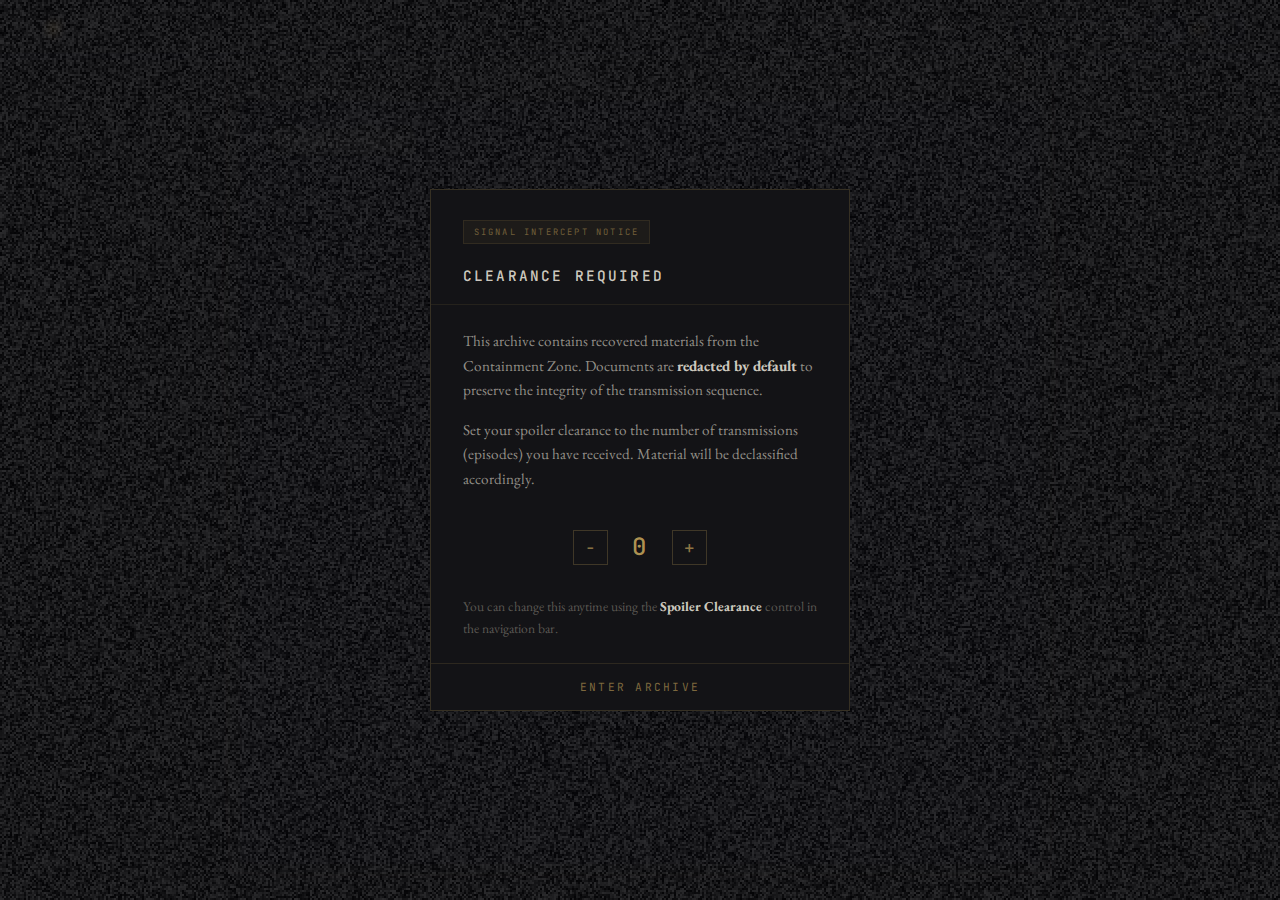
<file: index.html>
<!DOCTYPE html><!-- v2 -->
<html lang="en">
<head>
    <meta charset="UTF-8">
    <meta name="viewport" content="width=device-width, initial-scale=1.0">
    <title>FATA ORGANA</title>
    <meta name="description" content="An audio drama in twelve transmissions.">
    <link rel="stylesheet" href="/css/style.css">
    <link rel="stylesheet" href="/css/spoiler.css">
    <link rel="stylesheet" href="/css/document.css">
    <link rel="stylesheet" href="/css/layers.css">
    <link rel="alternate" type="application/rss+xml" title="Fata Organa" href="/feed.xml">
    <style>
    /* === TRANSMITTER INTERFACE === */

    /* Lock viewport — no scroll */
    html.transmitter-page,
    html.transmitter-page body {
        overflow: hidden;
        height: 100%;
    }

    .transmitter-page .site-nav {
        position: fixed;
        top: 0;
        left: 0;
        right: 0;
        z-index: 600;
    }

    /* Octopus icon */
    .nav-octopus {
        color: var(--accent);
        display: block;
    }

    .nav-logo:hover .nav-octopus {
        color: var(--text-bright);
    }

    /* Hamburger button — hidden on desktop */
    .nav-hamburger {
        display: none;
        background: none;
        border: none;
        cursor: pointer;
        padding: 4px;
        width: 24px;
        height: 18px;
        flex-direction: column;
        justify-content: space-between;
        margin-left: auto;
    }

    .nav-hamburger span {
        display: block;
        width: 100%;
        height: 1.5px;
        background: var(--text-dim);
        transition: transform 0.3s ease, opacity 0.3s ease;
    }

    .nav-hamburger.open span:nth-child(1) {
        transform: translateY(8px) rotate(45deg);
    }
    .nav-hamburger.open span:nth-child(2) {
        opacity: 0;
    }
    .nav-hamburger.open span:nth-child(3) {
        transform: translateY(-8px) rotate(-45deg);
    }

    /* Mobile nav collapse */
    @media (max-width: 520px) {
        .transmitter-page .site-nav {
            padding: 0.5rem var(--gutter);
            flex-wrap: nowrap;
        }

        .nav-hamburger {
            display: flex;
        }

        .site-nav .nav-links {
            display: none !important;
            position: absolute;
            top: 100%;
            left: 0;
            right: 0;
            background: rgba(10, 10, 12, 0.95);
            backdrop-filter: blur(8px);
            border-bottom: 1px solid var(--border);
            flex-direction: column;
            padding: 0;
            gap: 0;
        }

        .site-nav .nav-links.open {
            display: flex !important;
        }

        .nav-links a {
            display: block;
            padding: 0.75rem var(--gutter);
            border-top: 1px solid rgba(42, 42, 47, 0.3);
        }
    }

    /* Full-viewport layout */
    .transmitter {
        position: fixed;
        top: 0;
        left: 0;
        right: 0;
        bottom: 0;
        display: flex;
        flex-direction: column;
        align-items: center;
        justify-content: center;
        z-index: 3;
        padding: 60px var(--gutter) 0;
    }

    /* === HEADER === */
    .tx-header {
        text-align: center;
        flex-shrink: 0;
        margin-bottom: clamp(0.5rem, 2vh, 1.5rem);
    }

    .tx-signal {
        display: inline-flex;
        align-items: center;
        gap: 0.5rem;
        font-family: var(--mono);
        font-size: 0.7rem;
        text-transform: uppercase;
        letter-spacing: 0.2em;
        color: var(--signal-green);
        margin-bottom: 0.75rem;
    }

    .tx-signal .signal-dot {
        width: 6px;
        height: 6px;
        border-radius: 50%;
        background: var(--signal-green);
        animation: pulse 2s ease-in-out infinite;
    }

    .tx-title {
        font-family: var(--mono);
        font-size: clamp(1.8rem, 5vw, 3.2rem);
        font-weight: 300;
        letter-spacing: 0.3em;
        color: var(--text-bright);
        margin-bottom: 0.4rem;
    }

    .tx-title:hover {
        animation: glitch 0.3s ease-in-out;
    }

    .tx-subtitle {
        font-family: var(--serif);
        font-size: clamp(0.95rem, 1.5vw, 1.15rem);
        font-style: italic;
        color: var(--accent-dim);
    }

    /* === TRANSMITTER PANEL === */
    .tx-panel {
        width: 100%;
        max-width: 580px;
        flex-shrink: 0;
        background: rgba(8, 8, 10, 1.0);
        border: 1px solid rgba(196, 163, 90, 0.2);
        border-radius: 35px;
        padding: 0.5rem 0;
        aspect-ratio: 1 / 1;
        display: flex;
        flex-direction: column;
        align-items: center;
        justify-content: center;
        position: relative;
    }

    /* === TRANSMITTER HARDWARE === */
    /* Corner screws — centered on the corner radius arc */
    .tx-screw {
        position: absolute;
        width: 14px;
        height: 14px;
        border-radius: 50%;
        background: radial-gradient(circle at 40% 35%, #3a3530 0%, #1e1c18 60%, #151310 100%);
        border: 0.5px solid rgba(196, 163, 90, 0.12);
        z-index: 2;
    }

    .tx-screw::after {
        content: '';
        position: absolute;
        top: 50%;
        left: 50%;
        transform: translate(-50%, -50%) rotate(35deg);
        width: 8px;
        height: 0.5px;
        background: rgba(196, 163, 90, 0.18);
    }

    /* Position screws at 45° along the 24px radius arc
       offset from corner = radius - radius * cos(45°) ≈ 24 - 17 = 7px */
    .tx-screw-tl { top: 35px; left: 35px; transform: translate(-50%, -50%); }
    .tx-screw-tr { top: 35px; right: 35px; transform: translate(50%, -50%); }
    .tx-screw-bl { bottom: 35px; left: 35px; transform: translate(-50%, 50%); }
    .tx-screw-br { bottom: 35px; right: 35px; transform: translate(50%, 50%); }

    /* Faceplate — inset border matching outer radius */
    .tx-faceplate {
        position: absolute;
        top: 6px;
        left: 6px;
        right: 6px;
        bottom: 6px;
        border: 1px solid rgba(196, 163, 90, 0.04);
        border-radius: 29px;
        pointer-events: none;
    }

    /* Model plate — bottom left */
    .tx-model-plate {
        position: absolute;
        bottom: 16px;
        left: 20px;
        display: flex;
        flex-direction: column;
        gap: 1px;
        z-index: 2;
    }

    .tx-model-id {
        font-family: var(--mono);
        font-size: 0.45rem;
        text-transform: uppercase;
        letter-spacing: 0.2em;
        color: rgba(196, 163, 90, 0.2);
    }

    .tx-model-serial {
        font-family: var(--mono);
        font-size: 0.4rem;
        letter-spacing: 0.15em;
        color: rgba(196, 163, 90, 0.12);
    }

    /* Ventilation slots — bottom right */
    .tx-vents {
        position: absolute;
        bottom: 16px;
        right: 20px;
        display: flex;
        flex-direction: column;
        gap: 3px;
        z-index: 2;
    }

    .tx-vent {
        width: 24px;
        height: 1.5px;
        background: rgba(196, 163, 90, 0.06);
        border-radius: 1px;
    }

    /* Hide hardware elements in focus mode */
    .focus-mode .tx-screw,
    .focus-mode .tx-faceplate,
    .focus-mode .tx-model-plate,
    .focus-mode .tx-vents {
        display: none;
    }

    /* Frequency / episode selector bar */
    .tx-frequency-bar {
        display: flex;
        align-items: center;
        justify-content: center;
        padding: 0.5rem 1rem;
        border: none;
        background: transparent;
    }

    .tx-freq-label {
        font-family: var(--mono);
        font-size: 0.65rem;
        text-transform: uppercase;
        letter-spacing: 0.15em;
        color: rgba(196, 163, 90, 0.68);
    }

    .tx-episode-nav {
        display: flex;
        align-items: center;
        gap: 0.5rem;
    }

    .tx-ep-btn {
        font-family: var(--mono);
        font-size: 0.65rem;
        background: none;
        border: 1px solid rgba(196, 163, 90, 0.29);
        color: rgba(196, 163, 90, 0.74);
        padding: 0.2rem 0.5rem;
        cursor: pointer;
        transition: all 0.2s;
    }

    .tx-ep-btn:hover:not(:disabled) {
        color: rgba(196, 163, 90, 0.96);
        border-color: rgba(196, 163, 90, 0.54);
    }

    .tx-ep-btn:disabled {
        opacity: 0.2;
        cursor: default;
    }

    .tx-ep-current {
        font-family: var(--mono);
        font-size: 0.75rem;
        letter-spacing: 0.1em;
        color: rgba(196, 163, 90, 0.9);
        min-width: 3rem;
        text-align: center;
    }

    /* VU meter container */
    .tx-meter {
        text-align: center;
        border: none;
        background: transparent;
        padding: 0;
        line-height: 0;
    }

    /* Band selector */
    .tx-band-selector {
        display: flex;
        align-items: center;
        justify-content: center;
        gap: 0.4rem;
        border: none;
        background: transparent;
        padding: 0.35rem 1rem;
        position: relative;
    }

    .tx-band-btn {
        font-family: var(--mono);
        font-size: 0.6rem;
        text-transform: uppercase;
        letter-spacing: 0.12em;
        background: none;
        border: 1px solid rgba(196, 163, 90, 0.13);
        color: rgba(196, 163, 90, 0.36);
        padding: 0.2rem 0.75rem;
        cursor: pointer;
        transition: all 0.3s ease;
        position: relative;
        border-radius: 2px;
    }

    .tx-band-btn.active {
        color: rgba(196, 163, 90, 1.0);
        border-color: rgba(196, 163, 90, 0.29);
    }

    .tx-band-btn:hover:not(.active) {
        color: rgba(196, 163, 90, 0.61);
        border-color: rgba(196, 163, 90, 0.22);
    }

    .tx-band-toggle {
        cursor: pointer;
        display: block;
        width: 36px;
        height: 24px;
        flex-shrink: 0;
    }

    /* Band selector tooltip */
    .tx-band-tooltip {
        position: absolute;
        bottom: calc(100% + 6px);
        left: 50%;
        transform: translateX(-50%);
        background: rgba(10, 10, 12, 0.95);
        border: 1px solid rgba(196, 163, 90, 0.22);
        padding: 0.5rem 0.75rem;
        font-family: var(--mono);
        font-size: 0.55rem;
        line-height: 1.6;
        letter-spacing: 0.04em;
        color: rgba(196, 163, 90, 0.72);
        white-space: nowrap;
        pointer-events: none;
        opacity: 0;
        transition: opacity 0.25s ease;
        z-index: 10;
    }

    .tx-band-tooltip::after {
        content: '';
        position: absolute;
        top: 100%;
        left: 50%;
        transform: translateX(-50%);
        border: 4px solid transparent;
        border-top-color: rgba(196, 163, 90, 0.22);
    }

    .tx-band-selector:hover .tx-band-tooltip {
        opacity: 1;
    }

    .tx-meter #vu-player {
        display: flex;
        flex-direction: column;
        align-items: center;
        gap: 0;
    }

    .tx-meter #vu-player canvas {
        border: none;
        display: block;
        max-width: 100%;
        height: auto !important;
    }

    .tx-meter .vu-progress-wrap {
        width: 80%;
        max-width: 320px;
        height: 2px;
        background: rgba(42, 42, 47, 0.5);
        cursor: pointer;
        margin: 0.25rem auto 0;
        border-radius: 1px;
    }

    .tx-meter .vu-progress-bar {
        height: 100%;
        width: 0%;
        background: rgba(196, 163, 90, 0.54);
        transition: width 0.1s linear;
    }

    .tx-meter .vu-status {
        font-family: var(--mono);
        font-size: 0.65rem;
        text-transform: uppercase;
        letter-spacing: 0.2em;
        color: rgba(196, 163, 90, 0.61);
        margin-top: 0.4rem;
        padding: 0 1rem 0.5rem;
        min-height: 1.2em;
        line-height: normal;
        transition: opacity 0.3s ease;
    }

    .tx-meter .vu-status.loading {
        animation: signalPulse 1.2s ease-in-out infinite;
    }

    @keyframes signalPulse {
        0%, 100% { opacity: 0.4; }
        50% { opacity: 1; }
    }

    /* Status strip below meter */
    .tx-status-strip {
        display: flex;
        border: none;
        background: transparent;
        font-family: var(--mono);
        font-size: 0.7rem;
    }

    .tx-status-cell {
        flex: 1;
        padding: 0.55rem 0.5rem;
        display: flex;
        align-items: center;
        justify-content: space-between;
        gap: 0.4rem;
        border-right: 1px solid rgba(196, 163, 90, 0.08);
        white-space: nowrap;
    }

    .tx-status-cell:last-of-type {
        border-right: none;
    }

    /* Focus mode button */
    .tx-focus-btn {
        background: none;
        border: none;
        border-left: 1px solid rgba(196, 163, 90, 0.13);
        color: rgba(196, 163, 90, 0.36);
        font-size: 0.85rem;
        padding: 0.55rem 0.75rem;
        cursor: pointer;
        transition: color 0.3s ease;
        flex-shrink: 0;
        line-height: 1;
    }

    .tx-focus-btn:hover {
        color: rgba(196, 163, 90, 0.72);
    }

    .tx-status-key {
        text-transform: uppercase;
        letter-spacing: 0.1em;
        color: var(--text-dim);
        font-size: 0.6rem;
        white-space: nowrap;
    }

    .tx-status-val {
        color: var(--text-primary);
        font-size: 0.7rem;
        text-align: right;
    }

    .tx-status-val.blink {
        animation: blink 3s ease-in-out infinite;
    }

    /* === PANEL BUTTONS === */
    .tx-panel-buttons {
        display: flex;
        gap: 1px;
        margin-top: clamp(0.75rem, 1.5vh, 1.25rem);
        max-width: 580px;
        width: 100%;
    }

    .tx-drawer-btn {
        flex: 1;
        font-family: var(--mono);
        font-size: 0.7rem;
        text-transform: uppercase;
        letter-spacing: 0.12em;
        padding: 0.6rem 1rem;
        border: 1px solid rgba(196, 163, 90, 0.22);
        background: rgba(196, 163, 90, 0.05);
        color: rgba(196, 163, 90, 0.74);
        cursor: pointer;
        transition: all 0.25s;
        text-align: center;
    }

    .tx-drawer-btn:hover {
        color: rgba(196, 163, 90, 0.96);
        border-color: rgba(196, 163, 90, 0.41);
        background: rgba(196, 163, 90, 0.08);
    }

    .tx-drawer-btn.active {
        color: rgba(196, 163, 90, 1.0);
        border-color: rgba(196, 163, 90, 0.47);
        background: rgba(196, 163, 90, 0.1);
    }

    /* === TAGLINE === */
    .tx-tagline {
        font-family: var(--serif);
        font-size: clamp(0.85rem, 1.2vw, 1rem);
        font-style: italic;
        color: rgba(138, 115, 64, 0.65);
        text-align: center;
        margin-top: clamp(0.75rem, 1.5vh, 1.25rem);
    }

    .tx-tagline-credit {
        font-family: var(--mono);
        font-size: 0.75rem;
        font-style: normal;
        text-transform: uppercase;
        letter-spacing: 0.15em;
        color: rgba(180, 60, 50, 0.5);
    }

    /* === FOOTER (minimal, inline) === */
    .tx-footer {
        position: fixed;
        bottom: 0;
        left: 0;
        right: 0;
        text-align: center;
        font-family: var(--mono);
        font-size: 0.55rem;
        text-transform: uppercase;
        letter-spacing: 0.1em;
        color: var(--text-dim);
        padding: 0.6rem var(--gutter);
        opacity: 0.4;
        z-index: 3;
    }

    /* === SLIDE-OUT DRAWERS === */
    .tx-drawer-overlay {
        position: fixed;
        top: 0;
        left: 0;
        right: 0;
        bottom: 0;
        background: rgba(10, 10, 12, 0.7);
        z-index: 300;
        opacity: 0;
        pointer-events: none;
        transition: opacity 0.3s ease;
    }

    .tx-drawer-overlay.visible {
        opacity: 1;
        pointer-events: auto;
    }

    .tx-drawer {
        position: fixed;
        top: 0;
        bottom: 0;
        width: min(420px, 85vw);
        background: var(--bg-surface);
        border-left: 1px solid rgba(196, 163, 90, 0.22);
        z-index: 301;
        transform: translateX(100%);
        transition: transform 0.35s cubic-bezier(0.4, 0, 0.2, 1);
        overflow-y: auto;
        padding: 0;
    }

    .tx-drawer.open {
        transform: translateX(0);
    }

    .tx-drawer-left {
        left: 0;
        right: auto;
        border-left: none;
        border-right: 1px solid rgba(196, 163, 90, 0.22);
        transform: translateX(-100%);
    }

    .tx-drawer-left.open {
        transform: translateX(0);
    }

    .tx-drawer-right {
        right: 0;
    }

    /* Drawer content */
    .tx-drawer-header {
        display: flex;
        justify-content: space-between;
        align-items: center;
        padding: 1.25rem 1.5rem;
        border-bottom: 1px solid var(--border);
        position: sticky;
        top: 0;
        background: var(--bg-surface);
        z-index: 10;
    }

    .tx-drawer-title {
        font-family: var(--mono);
        font-size: 0.8rem;
        font-weight: 500;
        text-transform: uppercase;
        letter-spacing: 0.15em;
        color: var(--accent);
    }

    .tx-drawer-close {
        font-family: var(--mono);
        font-size: 1rem;
        background: none;
        border: none;
        color: var(--text-dim);
        cursor: pointer;
        padding: 0.25rem;
        transition: color 0.2s;
    }

    .tx-drawer-close:hover {
        color: var(--text-bright);
    }

    .tx-drawer-body {
        padding: 1.5rem;
    }

    /* Drawer: Transmissions list */
    .tx-list-item {
        display: flex;
        align-items: center;
        gap: 1rem;
        padding: 0.8rem 0;
        border-bottom: 1px solid rgba(42, 42, 47, 0.5);
        font-family: var(--mono);
        cursor: default;
    }

    .tx-list-item.available {
        cursor: pointer;
        transition: color 0.2s;
    }

    .tx-list-item.available:hover {
        color: var(--text-bright);
    }

    .tx-list-item.active {
        color: var(--accent);
    }

    .tx-list-num {
        font-size: 0.7rem;
        color: var(--text-dim);
        min-width: 2rem;
    }

    .tx-list-title {
        font-size: 0.85rem;
        color: var(--text-primary);
        flex: 1;
    }

    .tx-list-status {
        font-size: 0.6rem;
        text-transform: uppercase;
        letter-spacing: 0.1em;
        color: var(--text-dim);
    }

    .tx-list-item.available .tx-list-status {
        color: var(--signal-green);
    }

    /* Drawer: Archive list */
    .tx-archive-section {
        margin-bottom: 1.5rem;
    }

    .tx-archive-section-title {
        font-family: var(--mono);
        font-size: 0.65rem;
        text-transform: uppercase;
        letter-spacing: 0.12em;
        color: var(--text-dim);
        padding-bottom: 0.4rem;
        border-bottom: 1px solid var(--border);
        margin-bottom: 0.5rem;
    }

    .tx-archive-link {
        display: block;
        padding: 0.6rem 0;
        border-bottom: 1px solid rgba(42, 42, 47, 0.3);
        text-decoration: none;
        color: var(--text-primary);
        font-family: var(--mono);
        font-size: 0.8rem;
        transition: color 0.2s;
    }

    .tx-archive-link:hover {
        color: var(--text-bright);
    }

    .tx-archive-meta {
        display: block;
        font-size: 0.6rem;
        color: var(--text-dim);
        text-transform: uppercase;
        letter-spacing: 0.08em;
        margin-top: 0.2rem;
    }

    /* Drawer: Log entries */
    .tx-log-entry {
        padding: 0.5rem 0;
        border-bottom: 1px solid rgba(42, 42, 47, 0.3);
        font-family: var(--mono);
        font-size: 0.75rem;
    }

    .tx-log-date {
        font-size: 0.6rem;
        color: var(--text-dim);
        margin-bottom: 0.15rem;
    }

    .tx-log-msg {
        color: var(--text-primary);
        line-height: 1.5;
    }

    /* === RESPONSIVE === */
    @media (max-width: 600px) {
        .tx-status-strip {
            flex-direction: column;
        }

        .tx-status-cell {
            border-right: none;
            border-bottom: 1px solid rgba(196, 163, 90, 0.13);
            padding: 0.4rem 1rem;
        }

        .tx-status-cell:last-child {
            border-bottom: none;
        }

        .tx-panel-buttons {
            flex-direction: column;
        }
    }

    @media (max-height: 680px) {
        .tx-header {
            margin-bottom: 0.25rem;
        }

        .tx-signal {
            margin-bottom: 0.25rem;
        }

        .tx-title {
            font-size: 1.5rem;
            margin-bottom: 0.2rem;
        }

        .tx-subtitle {
            font-size: 0.85rem;
        }
    }

    /* === DOCUMENT VIEWER OVERLAY === */

    /* When viewer is active, keep body locked */
    html.doc-viewer-active,
    html.doc-viewer-active body {
        overflow: hidden;
        height: 100%;
    }

    .doc-viewer-overlay {
        position: fixed;
        top: 0;
        left: 0;
        right: 0;
        bottom: 0;
        z-index: 500;
        pointer-events: none;
        opacity: 0;
        transition: opacity 0.4s ease;
    }

    .doc-viewer-overlay.open {
        pointer-events: auto;
        opacity: 1;
    }

    .doc-viewer-overlay.closing {
        pointer-events: none;
        opacity: 0;
        transition: opacity 0.5s ease;
    }

    /* Dark backdrop — transmitter dimly visible behind */
    .doc-viewer-backdrop {
        position: absolute;
        top: 0;
        left: 0;
        right: 0;
        bottom: 0;
        background: rgba(8, 8, 10, 0.88);
        backdrop-filter: blur(4px);
    }

    /* Warm glow emanating from center (transmitter projection) */
    .doc-viewer-glow {
        position: absolute;
        top: 0;
        left: 0;
        right: 0;
        bottom: 0;
        background: radial-gradient(
            ellipse 60% 40% at 50% 35%,
            rgba(196, 163, 90, 0.1) 0%,
            rgba(196, 163, 90, 0.03) 40%,
            transparent 70%
        );
        pointer-events: none;
    }

    /* The document panel */
    .doc-viewer-panel {
        position: absolute;
        top: 48px;
        bottom: 3vh;
        left: 50%;
        transform: translateX(-50%) translateY(20px) scale(0.98);
        width: min(820px, 92vw);
        display: flex;
        flex-direction: column;
        border: 1px solid rgba(196, 163, 90, 0.17);
        background: rgba(14, 14, 17, 0.97);
        box-shadow:
            0 0 60px rgba(196, 163, 90, 0.06),
            0 0 120px rgba(196, 163, 90, 0.03),
            inset 0 1px 0 rgba(196, 163, 90, 0.1);
        transition: transform 0.4s cubic-bezier(0.4, 0, 0.2, 1),
                    opacity 0.4s ease;
        opacity: 0;
    }

    .doc-viewer-overlay.open .doc-viewer-panel {
        transform: translateX(-50%) translateY(0) scale(1);
        opacity: 1;
    }

    .doc-viewer-overlay.closing .doc-viewer-panel {
        transform: translateX(-50%) translateY(20px) scale(0.98);
        opacity: 0;
    }

    /* Top chrome bar */
    .doc-viewer-chrome {
        flex-shrink: 0;
        display: flex;
        justify-content: flex-end;
        align-items: center;
        padding: 0.5rem 1rem;
        border-bottom: 1px solid rgba(196, 163, 90, 0.13);
        background: rgba(196, 163, 90, 0.03);
        gap: 0.75rem;
    }

    .doc-viewer-close {
        font-family: var(--mono);
        font-size: 1.2rem;
        background: none;
        border: none;
        color: rgba(196, 163, 90, 0.54);
        cursor: pointer;
        padding: 0.25rem 0.5rem;
        transition: color 0.2s;
        line-height: 1;
    }

    .doc-viewer-close:hover {
        color: rgba(196, 163, 90, 1.0);
    }

    /* Scrollable content area */
    .doc-viewer-scroll {
        flex: 1;
        overflow-y: auto;
        overflow-x: hidden;
        -webkit-overflow-scrolling: touch;
        /* Subtle scanline overlay via gradient */
        background:
            repeating-linear-gradient(
                0deg,
                transparent 0px,
                transparent 2px,
                rgba(0, 0, 0, 0.03) 2px,
                rgba(0, 0, 0, 0.03) 4px
            );
    }

    /* Custom scrollbar */
    .doc-viewer-scroll::-webkit-scrollbar {
        width: 4px;
    }

    .doc-viewer-scroll::-webkit-scrollbar-track {
        background: transparent;
    }

    .doc-viewer-scroll::-webkit-scrollbar-thumb {
        background: rgba(196, 163, 90, 0.22);
        border-radius: 2px;
    }

    .doc-viewer-scroll::-webkit-scrollbar-thumb:hover {
        background: rgba(196, 163, 90, 0.41);
    }

    /* Content container — inherits document.css styles */
    .doc-viewer-content {
        padding: 2rem clamp(1.5rem, 5vw, 3rem) 4rem;
        min-height: 100%;
    }

    /* Loading state */
    .doc-viewer-loading {
        display: flex;
        align-items: center;
        justify-content: center;
        min-height: 40vh;
        font-family: var(--mono);
        font-size: 0.7rem;
        text-transform: uppercase;
        letter-spacing: 0.2em;
        color: rgba(196, 163, 90, 0.54);
        animation: loadPulse 1.5s ease-in-out infinite;
    }

    @keyframes loadPulse {
        0%, 100% { opacity: 0.3; }
        50% { opacity: 0.8; }
    }

    /* Error state */
    .doc-viewer-error {
        display: flex;
        flex-direction: column;
        align-items: center;
        justify-content: center;
        min-height: 40vh;
        font-family: var(--mono);
        font-size: 0.9rem;
        text-transform: uppercase;
        letter-spacing: 0.15em;
        color: rgba(196, 163, 90, 0.68);
    }

    /* === FOCUS MODE === */
    /* Step 1: fade to black before/after fullscreen */
    .focus-fading .focus-blackout {
        opacity: 1;
    }

    .focus-fading .transmitter,
    .focus-fading .site-nav,
    .focus-fading #atmosphere,
    .focus-fading .ambient-glow,
    .focus-fading.focus-mode .transmitter,
    .focus-fading.focus-mode #atmosphere,
    .focus-fading.focus-mode .ambient-glow {
        opacity: 0 !important;
        transition: opacity 1.2s ease;
    }

    .focus-blackout {
        position: fixed;
        top: 0;
        left: 0;
        right: 0;
        bottom: 0;
        z-index: 5;
        background: #000;
        opacity: 0;
        pointer-events: none;
        transition: opacity 1.2s ease;
    }

    .focus-mode .focus-blackout {
        opacity: 1;
    }

    .focus-mode .site-nav,
    .focus-mode .tx-header,
    .focus-mode .tx-panel-buttons,
    .focus-mode .tx-tagline,
    .focus-mode .tx-footer,
    .focus-mode .scanline-overlay,
    .focus-mode .noise-overlay {
        opacity: 0 !important;
        pointer-events: none;
        transition: opacity 0.8s ease;
    }

    .focus-mode .tx-frequency-bar,
    .focus-mode .tx-band-selector,
    .focus-mode .tx-status-strip {
        opacity: 0 !important;
        pointer-events: none;
        height: 0;
        overflow: hidden;
        padding: 0 !important;
        margin: 0;
        transition: opacity 0.8s ease;
    }

    .focus-mode #atmosphere {
        z-index: 6 !important;
        opacity: 1 !important;
        transition: opacity 1.5s ease;
    }

    .focus-mode .ambient-glow {
        z-index: 6 !important;
    }

    .ambient-glow {
        z-index: 2;
    }

    .focus-mode .transmitter {
        z-index: 7;
        background: transparent !important;
        opacity: 1 !important;
        transition: opacity 1.5s ease;
    }

    .focus-mode .tx-panel {
        background: rgba(8, 8, 10, 1.0);
        border: none;
        border-radius: 50%;
        overflow: visible;
        max-width: 440px;
        aspect-ratio: 1 / 1;
        padding: 0;
        justify-content: center;
        position: relative;
        -webkit-mask-image: radial-gradient(circle at center, black 65%, transparent 73%);
        mask-image: radial-gradient(circle at center, black 65%, transparent 73%);
    }

    .focus-mode .tx-meter {
        margin-top: -155px;
        margin-bottom: 0;
    }

    .focus-mode .tx-meter .vu-status {
        display: none;
    }

    /* Now playing title */
    .tx-now-playing {
        display: none;
        text-align: center;
        padding: 1.25rem 1.5rem;
        flex-direction: column;
        align-items: center;
        gap: 0.6rem;
    }

    .tx-now-playing-title {
        font-family: var(--mono);
        font-size: 0.7rem;
        text-transform: uppercase;
        letter-spacing: 0.15em;
        color: rgba(196, 163, 90, 0.68);
    }

    .tx-now-playing-controls {
        display: flex;
        align-items: center;
        gap: 0.5rem;
    }

    .tx-now-playing-nav {
        background: none;
        border: 1px solid rgba(196, 163, 90, 0.22);
        color: rgba(196, 163, 90, 0.68);
        font-size: 0.85rem;
        padding: 0.5rem 0.8rem;
        cursor: pointer;
        transition: color 0.2s ease, border-color 0.2s ease, background 0.2s ease;
        font-family: var(--mono);
        line-height: 1;
        border-radius: 2px;
    }

    .tx-now-playing-nav:hover:not(:disabled) {
        color: rgba(196, 163, 90, 1.0);
        border-color: rgba(196, 163, 90, 0.47);
        background: rgba(196, 163, 90, 0.08);
    }

    .tx-now-playing-nav:disabled {
        opacity: 1;
        cursor: default;
        color: rgba(196, 163, 90, 0.15);
        border-color: rgba(196, 163, 90, 0.08);
        background: none;
    }
    .focus-mode .tx-now-playing {
        display: flex;
        position: absolute;
        bottom: 2rem;
        left: 0;
        right: 0;
    }

    /* Focus mode exit hint */
    .focus-exit-hint {
        position: fixed;
        bottom: 2rem;
        left: 50%;
        transform: translateX(-50%);
        font-family: var(--mono);
        font-size: 0.5rem;
        text-transform: uppercase;
        letter-spacing: 0.2em;
        color: rgba(196, 163, 90, 0);
        pointer-events: none;
        z-index: 9999;
        transition: color 0.8s ease;
    }

    .focus-mode .focus-exit-hint {
        color: rgba(196, 163, 90, 0.2);
    }

    /* Mobile */
    @media (max-width: 600px) {
        .doc-viewer-overlay {
            z-index: 700;
        }
        .doc-viewer-panel {
            top: 0;
            bottom: 0;
            width: 100vw;
            border: none;
        }
        .doc-viewer-chrome {
            padding: 0.6rem 1rem;
            padding-top: max(0.6rem, env(safe-area-inset-top));
        }
    }
    </style>
</head>
<body>
    <div class="scanline-overlay"></div>
    <div class="noise-overlay"></div>
    
    <nav class="site-nav">
        <a href="/" class="nav-logo" aria-label="Home">
            <svg class="nav-octopus" viewBox="0 0 40 28" width="36" height="25" fill="none" xmlns="http://www.w3.org/2000/svg">
                <!-- Octopus body — simplified, mysterious silhouette -->
                <path d="M14 6c-3.5 0-6 2.8-6 6.2 0 2 .8 3.5 1.8 4.8-.4.8-1.5 2.2-3 4.2-.3.4.1.8.5.6 1.5-.8 2.8-2 3.5-2.8.2.8.3 2-.4 3.8-.2.5.3.8.6.5 1.2-1 1.8-2.4 2.1-3.4.5.2 1.1.2 1.7.2.5 0 1-.1 1.4-.2.3 1 .9 2.4 2.1 3.4.3.3.8 0 .6-.5-.7-1.8-.6-3-.4-3.8.7.8 2 2 3.5 2.8.4.2.8-.2.5-.6-1.5-2-2.6-3.4-3-4.2 1-1.3 1.8-2.8 1.8-4.8 0-3.4-2.5-6.2-6-6.2z" fill="currentColor" opacity="0.9"/>
                <!-- Eyes — hollow, watching -->
                <circle cx="12" cy="11" r="1" fill="rgba(8,8,10,0.9)"/>
                <circle cx="16" cy="11" r="1" fill="rgba(8,8,10,0.9)"/>
                <!-- Transmission waves emanating rightward -->
                <path d="M23 9.5c1.5-1.5 1.5-4 0-5.5" stroke="currentColor" stroke-width="1" stroke-linecap="round" opacity="0.5" fill="none"/>
                <path d="M26 11c2.5-2.5 2.5-6.5 0-9" stroke="currentColor" stroke-width="1" stroke-linecap="round" opacity="0.35" fill="none"/>
                <path d="M29 12.5c3.5-3.5 3.5-9 0-12.5" stroke="currentColor" stroke-width="1" stroke-linecap="round" opacity="0.2" fill="none"/>
            </svg>
        </a>
        <div class="nav-links">
            <a href="/archive/">Field Manuals</a>
            <a href="/about/">About</a>
        </div>
        <button class="nav-hamburger" id="nav-hamburger" aria-label="Menu">
            <span></span><span></span><span></span>
        </button>
    </nav>

    <div class="transmitter">

        <div class="tx-header">
            <h1 class="tx-title" data-text="FATA ORGANA">FATA ORGANA</h1>
            <p class="tx-subtitle">They thought it was a weapon. But it's a gift.</p>
        </div>

        <div class="tx-panel">
            <!-- Hardware: corner screws -->
            <div class="tx-screw tx-screw-tl"></div>
            <div class="tx-screw tx-screw-tr"></div>
            <div class="tx-screw tx-screw-bl"></div>
            <div class="tx-screw tx-screw-br"></div>

            <!-- Hardware: faceplate border -->
            <div class="tx-faceplate"></div>

            <!-- Hardware: model plate -->
            <div class="tx-model-plate">
                <span class="tx-model-id">RX-146 RECEIVER</span>
                <span class="tx-model-serial">S/N 00-7283-FO</span>
            </div>

            <!-- Hardware: ventilation slots -->
            <div class="tx-vents">
                <div class="tx-vent"></div>
                <div class="tx-vent"></div>
                <div class="tx-vent"></div>
                <div class="tx-vent"></div>
                <div class="tx-vent"></div>
            </div>

            <!-- Frequency bar / episode selector -->
            <div class="tx-frequency-bar">
                <span class="tx-freq-label">146.520 MHz</span>
                <span class="tx-ep-current" id="ep-display" style="display:none;">INTRO</span>
            </div>

            <!-- Band Selector -->
            <div class="tx-band-selector">
                <div class="tx-band-tooltip">TRANSMISSION — Narrated episodes with score<br>SCORE — Standalone musical tracks<br><span style="opacity:0.5;">Tap active band to browse</span></div>
                <button class="tx-band-btn active" id="band-transmission" data-band="transmission">Transmission</button>
                <canvas class="tx-band-toggle" id="band-toggle" width="36" height="24"></canvas>
                <button class="tx-band-btn" id="band-score" data-band="score">Score</button>
            </div>

            <!-- VU Meter -->
            <div class="tx-meter">
                <div id="vu-player" data-src="https://media.fataorgana.fm/episodes/Teaser-Intro.mp3"></div>
            </div>

            <!-- Status strip -->
            <div class="tx-status-strip">
                <div class="tx-status-cell">
                    <span class="tx-status-key">Status</span>
                    <span class="tx-status-val blink">In Development</span>
                </div>
                <div class="tx-status-cell">
                    <span class="tx-status-key">Recovered</span>
                    <span class="tx-status-val">1 / 12</span>
                </div>
                <div class="tx-status-cell">
                    <span class="tx-status-key">Last Signal</span>
                    <span class="tx-status-val" id="last-signal">&mdash;</span>
                </div>
            </div>

            <!-- Now playing title with nav (visible in focus mode) -->
            <div class="tx-now-playing" id="now-playing">
                <span class="tx-now-playing-title" id="now-playing-title">Lab Orientation Statement</span>
                <div class="tx-now-playing-controls">
                    <button class="tx-now-playing-nav" id="focus-prev">&#9666;</button>
                    <button class="tx-now-playing-nav" id="focus-next">&#9656;</button>
                </div>
            </div>
        </div>

        <p class="tx-tagline tx-tagline-credit">An ambient narrative by Wiley Davis</p>
    </div>

    <!-- Focus mode blackout -->
    <div class="focus-blackout"></div>
    <div class="focus-exit-hint" id="focus-exit-hint">Pause or press Escape to exit</div>

    <!-- Overlay -->
    <div class="tx-drawer-overlay" id="drawer-overlay"></div>

    <!-- Drawer: Transmissions (slides from left) -->
    <div class="tx-drawer tx-drawer-left" id="drawer-transmissions">
        <div class="tx-drawer-header">
            <span class="tx-drawer-title" id="drawer-transmissions-title">Transmissions</span>
            <button class="tx-drawer-close" data-close>&#10005;</button>
        </div>
        <div class="tx-drawer-body" id="drawer-body-transmissions">
            <div class="tx-list-item available active" data-ep="INTRO" data-band="transmission">
                <span class="tx-list-num">&mdash;</span>
                <span class="tx-list-title">Lab Orientation Statement</span>
                <span class="tx-list-status">&#9679; Available</span>
            </div>
            <div class="tx-list-item available" data-ep="EP 01" data-band="transmission">
                <span class="tx-list-num">01</span>
                <span class="tx-list-title">Calibration</span>
                <span class="tx-list-status">&#9679; Available</span>
            </div>
            <div class="tx-list-item" data-ep="EP 02" data-band="transmission">
                <span class="tx-list-num">02</span>
                <span class="tx-list-title">&mdash;</span>
                <span class="tx-list-status">Forthcoming</span>
            </div>
            <div class="tx-list-item" data-ep="EP 03" data-band="transmission">
                <span class="tx-list-num">03</span>
                <span class="tx-list-title">&mdash;</span>
                <span class="tx-list-status">Forthcoming</span>
            </div>
            <div class="tx-list-item" data-ep="EP 04" data-band="transmission">
                <span class="tx-list-num">04</span>
                <span class="tx-list-title">&mdash;</span>
                <span class="tx-list-status">Forthcoming</span>
            </div>
            <div class="tx-list-item" data-ep="EP 05" data-band="transmission">
                <span class="tx-list-num">05</span>
                <span class="tx-list-title">&mdash;</span>
                <span class="tx-list-status">Forthcoming</span>
            </div>
            <div class="tx-list-item" data-ep="EP 06" data-band="transmission">
                <span class="tx-list-num">06</span>
                <span class="tx-list-title">&mdash;</span>
                <span class="tx-list-status">Forthcoming</span>
            </div>
            <div class="tx-list-item" data-ep="EP 07" data-band="transmission">
                <span class="tx-list-num">07</span>
                <span class="tx-list-title">&mdash;</span>
                <span class="tx-list-status">Flagged</span>
            </div>
            <div class="tx-list-item" data-ep="EP 08" data-band="transmission">
                <span class="tx-list-num">08</span>
                <span class="tx-list-title">&mdash;</span>
                <span class="tx-list-status">Flagged</span>
            </div>
            <div class="tx-list-item" data-ep="EP 09" data-band="transmission">
                <span class="tx-list-num">09</span>
                <span class="tx-list-title">&mdash;</span>
                <span class="tx-list-status">Classified</span>
            </div>
            <div class="tx-list-item" data-ep="EP 10" data-band="transmission">
                <span class="tx-list-num">10</span>
                <span class="tx-list-title">&mdash;</span>
                <span class="tx-list-status">Classified</span>
            </div>
            <div class="tx-list-item" data-ep="EP 11" data-band="transmission">
                <span class="tx-list-num">11</span>
                <span class="tx-list-title">&mdash;</span>
                <span class="tx-list-status">Classified</span>
            </div>
            <div class="tx-list-item" data-ep="EP 12" data-band="transmission">
                <span class="tx-list-num">12</span>
                <span class="tx-list-title">&mdash;</span>
                <span class="tx-list-status">&mdash;</span>
            </div>
        </div>
        <div class="tx-drawer-body" id="drawer-body-score" style="display:none;">
            <div class="tx-list-item available" data-ep="EP 01" data-band="score">
                <span class="tx-list-num">01</span>
                <span class="tx-list-title">Attrition</span>
                <span class="tx-list-status">&#9679; Available</span>
            </div>
            <div class="tx-list-item" data-ep="EP 02" data-band="score">
                <span class="tx-list-num">02</span>
                <span class="tx-list-title">&mdash;</span>
                <span class="tx-list-status">Forthcoming</span>
            </div>
            <div class="tx-list-item" data-ep="EP 03" data-band="score">
                <span class="tx-list-num">03</span>
                <span class="tx-list-title">&mdash;</span>
                <span class="tx-list-status">Forthcoming</span>
            </div>
            <div class="tx-list-item" data-ep="EP 04" data-band="score">
                <span class="tx-list-num">04</span>
                <span class="tx-list-title">&mdash;</span>
                <span class="tx-list-status">Forthcoming</span>
            </div>
            <div class="tx-list-item" data-ep="EP 05" data-band="score">
                <span class="tx-list-num">05</span>
                <span class="tx-list-title">&mdash;</span>
                <span class="tx-list-status">Forthcoming</span>
            </div>
            <div class="tx-list-item" data-ep="EP 06" data-band="score">
                <span class="tx-list-num">06</span>
                <span class="tx-list-title">&mdash;</span>
                <span class="tx-list-status">Forthcoming</span>
            </div>
            <div class="tx-list-item" data-ep="EP 07" data-band="score">
                <span class="tx-list-num">07</span>
                <span class="tx-list-title">&mdash;</span>
                <span class="tx-list-status">Forthcoming</span>
            </div>
            <div class="tx-list-item" data-ep="EP 08" data-band="score">
                <span class="tx-list-num">08</span>
                <span class="tx-list-title">&mdash;</span>
                <span class="tx-list-status">Forthcoming</span>
            </div>
            <div class="tx-list-item" data-ep="EP 09" data-band="score">
                <span class="tx-list-num">09</span>
                <span class="tx-list-title">&mdash;</span>
                <span class="tx-list-status">Forthcoming</span>
            </div>
            <div class="tx-list-item" data-ep="EP 10" data-band="score">
                <span class="tx-list-num">10</span>
                <span class="tx-list-title">&mdash;</span>
                <span class="tx-list-status">Forthcoming</span>
            </div>
            <div class="tx-list-item" data-ep="EP 11" data-band="score">
                <span class="tx-list-num">11</span>
                <span class="tx-list-title">&mdash;</span>
                <span class="tx-list-status">Forthcoming</span>
            </div>
            <div class="tx-list-item" data-ep="EP 12" data-band="score">
                <span class="tx-list-num">12</span>
                <span class="tx-list-title">&mdash;</span>
                <span class="tx-list-status">Forthcoming</span>
            </div>
        </div>
    </div>

    <div class="tx-footer"></div>
    </div>

    <script src="/js/atmosphere.js"></script>
    <script src="/js/vu-meter.js"></script>
    <script src="/js/ambient-light.js"></script>
    <script src="/js/spoiler.js"></script>
    <script>
    // Lock viewport
    document.documentElement.classList.add('transmitter-page');

    // Drawer logic (transmissions drawer only — used by band selector)
    (function() {
        var overlay = document.getElementById('drawer-overlay');
        var drawers = {
            transmissions: document.getElementById('drawer-transmissions')
        };
        var currentOpen = null;

        function openDrawer(name) {
            if (currentOpen === name) { closeAll(); return; }
            closeAll();
            if (drawers[name]) drawers[name].classList.add('open');
            overlay.classList.add('visible');
            currentOpen = name;
        }

        function closeAll() {
            Object.keys(drawers).forEach(function(k) {
                if (drawers[k]) drawers[k].classList.remove('open');
            });
            overlay.classList.remove('visible');
            currentOpen = null;
        }

        function isDrawerOpen(name) {
            return currentOpen === name;
        }

        // Expose globally
        window.closeAllDrawers = closeAll;
        window.openDrawer = openDrawer;
        window.isDrawerOpen = isDrawerOpen;

        overlay.addEventListener('click', closeAll);

        document.querySelectorAll('[data-close]').forEach(function(btn) {
            btn.addEventListener('click', closeAll);
        });

        document.addEventListener('keydown', function(e) {
            if (e.key === 'Escape') {
                if (window.docViewer && window.docViewer.isOpen()) return; // doc-viewer handles its own escape
                closeAll();
            }
        });
    })();

    // Focus mode — fullscreen (desktop) or CSS-only (iOS)
    (function() {
        var focusBtn = document.getElementById('btn-focus');
        var body = document.body;
        var inFocus = false;
        var txPanel = document.querySelector('.tx-panel');

        // iOS doesn't support Fullscreen API on iPhone at all
        var isIOS = /iPhone|iPad|iPod/i.test(navigator.userAgent);
        var canFullscreen = !isIOS && !!(document.documentElement.requestFullscreen || document.documentElement.webkitRequestFullscreen);
        var didEnterFullscreen = false;

        function enterFocus() {
            if (inFocus) return;
            inFocus = true;
            didEnterFullscreen = false;

            // Step 1: Fade everything to black
            body.classList.add('focus-fading');

            // Step 2: After fade, go fullscreen if supported
            setTimeout(function() {
                if (!inFocus) return; // cancelled during fade

                if (canFullscreen) {
                    var el = document.documentElement;
                    if (el.requestFullscreen) {
                        el.requestFullscreen().then(function() {
                            didEnterFullscreen = true;
                        }).catch(function() {
                            // Fullscreen denied — continue without it
                        });
                    } else if (el.webkitRequestFullscreen) {
                        el.webkitRequestFullscreen();
                        didEnterFullscreen = true;
                    }
                }

                // Step 3: Apply focus mode after a settle delay
                setTimeout(function() {
                    if (!inFocus) return;
                    body.classList.remove('focus-fading');
                    body.classList.add('focus-mode');
                }, 400);
            }, 1400);
        }

        function exitFocus() {
            if (!inFocus) return;
            inFocus = false;

            // Step 1: Fade to black
            body.classList.add('focus-fading');

            // Step 2: Remove focus-mode and exit fullscreen
            setTimeout(function() {
                body.classList.remove('focus-mode');

                if (didEnterFullscreen && (document.fullscreenElement || document.webkitFullscreenElement)) {
                    if (document.exitFullscreen) {
                        document.exitFullscreen().catch(function() {});
                    } else if (document.webkitExitFullscreen) {
                        document.webkitExitFullscreen();
                    }
                }
                didEnterFullscreen = false;

                // Step 3: Fade back in
                setTimeout(function() {
                    body.classList.remove('focus-fading');
                }, 400);
            }, 1400);

            if (txPanel) {
                txPanel.style.transform = '';
                txPanel.style.transition = '';
            }
        }

        if (focusBtn) {
            focusBtn.addEventListener('click', function() {
                if (inFocus) exitFocus(); else enterFocus();
            });
        }

        // Escape key pauses and exits
        document.addEventListener('keydown', function(e) {
            if (e.key === 'Escape' && inFocus) {
                e.preventDefault();
                if (window.vuPlayer && window.vuPlayer.isPlaying()) {
                    window.vuPlayer.pause();
                }
                exitFocus();
            }
        });

        // Handle browser-initiated fullscreen exit (only if we entered fullscreen)
        function handleFullscreenExit() {
            if (!inFocus || !didEnterFullscreen) return;
            if (body.classList.contains('focus-fading')) return;

            inFocus = false;
            didEnterFullscreen = false;
            body.classList.add('focus-fading');
            setTimeout(function() {
                body.classList.remove('focus-mode');
                setTimeout(function() {
                    body.classList.remove('focus-fading');
                }, 400);
            }, 1400);
            if (txPanel) {
                txPanel.style.transform = '';
                txPanel.style.transition = '';
            }
        }

        document.addEventListener('fullscreenchange', function() {
            if (!document.fullscreenElement) handleFullscreenExit();
        });
        document.addEventListener('webkitfullscreenchange', function() {
            if (!document.webkitFullscreenElement) handleFullscreenExit();
        });

        window.focusMode = { enter: enterFocus, exit: exitFocus, isActive: function() { return inFocus; } };
    })();

    // Band selector logic
    (function() {
        var bandBtns = document.querySelectorAll('.tx-band-btn');
        var freqLabel = document.querySelector('.tx-freq-label');
        var epDisplay = document.getElementById('ep-display');
        var drawerTitle = document.getElementById('drawer-transmissions-title');
        var bodyTransmissions = document.getElementById('drawer-body-transmissions');
        var bodyScore = document.getElementById('drawer-body-score');
        var currentBand = 'transmission';

        // Audio source maps — add URLs as episodes are produced
        var transmissionSources = {
            'INTRO': 'https://media.fataorgana.fm/episodes/Teaser-Intro.mp3',
            'EP 01': 'https://media.fataorgana.fm/episodes/E1%20V3.mp3?v=2'
        };

        var scoreSources = {
            'EP 01': 'https://media.fataorgana.fm/episodes/Attrition%20Final.mp3?v=2'
        };

        // Expose globally
        window.currentBand = currentBand;
        window.audioSources = { transmission: transmissionSources, score: scoreSources };

        // Track title maps (displayed in focus mode)
        var transmissionTitles = {
            'INTRO': 'Lab Orientation Statement',
            'EP 01': 'Calibration'
        };

        var scoreTitles = {
            'EP 01': 'Attrition'
        };

        var nowPlayingTitle = document.getElementById('now-playing-title');

        function updateNowPlaying(ep, band) {
            if (!nowPlayingTitle) return;
            var titles = band === 'score' ? scoreTitles : transmissionTitles;
            var title = titles[ep] || ep;
            nowPlayingTitle.textContent = title;
            // Sync focus overlay title
            if (window._updateNowPlayingHook) window._updateNowPlayingHook(title);
        }

        function updateDrawerForBand(band) {
            if (band === 'score') {
                bodyTransmissions.style.display = 'none';
                bodyScore.style.display = '';
                drawerTitle.textContent = 'Score';
            } else {
                bodyScore.style.display = 'none';
                bodyTransmissions.style.display = '';
                drawerTitle.textContent = 'Transmissions';
            }
        }

        function setActiveListItem(ep, band) {
            // Clear all active states in the relevant body
            var body = band === 'score' ? bodyScore : bodyTransmissions;
            body.querySelectorAll('.tx-list-item').forEach(function(item) {
                item.classList.remove('active');
            });
            // Set active on matching item
            var match = body.querySelector('[data-ep="' + ep + '"]');
            if (match) match.classList.add('active');
        }

        function loadTrack(ep, band, autoplay) {
            var sources = band === 'score' ? scoreSources : transmissionSources;
            var src = sources[ep];
            if (!src || !window.vuPlayer) return;

            window.vuPlayer.loadSource(src, autoplay);
            if (epDisplay) epDisplay.textContent = ep;
            setActiveListItem(ep, band);
            updateNowPlaying(ep, band);
        }

        // Find and play the next available track in the current band
        function playNext() {
            var sources = currentBand === 'score' ? scoreSources : transmissionSources;
            var keys = Object.keys(sources);
            var currentEp = epDisplay ? epDisplay.textContent.trim() : '';
            var currentIdx = keys.indexOf(currentEp);

            // Find next track
            if (currentIdx >= 0 && currentIdx < keys.length - 1) {
                var nextEp = keys[currentIdx + 1];
                loadTrack(nextEp, currentBand, true);
                return true;
            }
            return false; // no more tracks
        }

        window.playNext = playNext;

        // Play previous track in current band
        function playPrev() {
            var sources = currentBand === 'score' ? scoreSources : transmissionSources;
            var keys = Object.keys(sources);
            var currentEp = epDisplay ? epDisplay.textContent.trim() : '';
            var currentIdx = keys.indexOf(currentEp);

            if (currentIdx > 0) {
                var prevEp = keys[currentIdx - 1];
                loadTrack(prevEp, currentBand, true);
                return true;
            }
            return false;
        }

        window.playPrev = playPrev;

        // Focus mode nav buttons
        var focusPrev = document.getElementById('focus-prev');
        var focusNextBtn = document.getElementById('focus-next');

        function updateNavButtons() {
            var sources = currentBand === 'score' ? scoreSources : transmissionSources;
            var keys = Object.keys(sources);
            var currentEp = epDisplay ? epDisplay.textContent.trim() : '';
            var currentIdx = keys.indexOf(currentEp);
            if (focusPrev) focusPrev.disabled = currentIdx <= 0;
            if (focusNextBtn) focusNextBtn.disabled = currentIdx < 0 || currentIdx >= keys.length - 1;
        }

        // Override loadTrack to also update nav state
        var _origLoadTrack = loadTrack;
        loadTrack = function(ep, band, autoplay) {
            _origLoadTrack(ep, band, autoplay);
            updateNavButtons();
        };

        if (focusPrev) {
            focusPrev.addEventListener('click', function(e) {
                e.stopPropagation();
                playPrev();
            });
        }

        if (focusNextBtn) {
            focusNextBtn.addEventListener('click', function(e) {
                e.stopPropagation();
                playNext();
            });
        }

        updateNavButtons();

        function switchBand(band) {
            if (band === currentBand) return false;

            bandBtns.forEach(function(b) { b.classList.remove('active'); });
            document.querySelector('[data-band="' + band + '"]').classList.add('active');
            currentBand = band;
            window.currentBand = band;

            // Update frequency label
            if (band === 'score') {
                freqLabel.textContent = '146.520 MHz \u2014 SCORE';
            } else {
                freqLabel.textContent = '146.520 MHz';
            }

            // Swap drawer content
            updateDrawerForBand(band);

            // Load first available track in the new band
            var sources = band === 'score' ? scoreSources : transmissionSources;
            var keys = Object.keys(sources);
            if (keys.length > 0 && window.vuPlayer) {
                var ep = keys[0];
                window.vuPlayer.loadSource(sources[ep]);
                if (epDisplay) epDisplay.textContent = ep;
                setActiveListItem(ep, band);
            }

            return true;
        }

        // Band toggle clicks — first tap switches band, second tap opens drawer
        bandBtns.forEach(function(btn) {
            btn.addEventListener('click', function() {
                var band = btn.getAttribute('data-band');
                var switched = switchBand(band);

                if (!switched) {
                    // Already on this band — toggle the transmissions drawer
                    if (window.isDrawerOpen && window.isDrawerOpen('transmissions')) {
                        window.closeAllDrawers();
                    } else if (window.openDrawer) {
                        updateDrawerForBand(band);
                        window.openDrawer('transmissions');
                    }
                }
            });
        });

        // List item clicks — play available tracks
        document.querySelectorAll('.tx-list-item.available').forEach(function(item) {
            item.addEventListener('click', function() {
                var ep = item.getAttribute('data-ep');
                var band = item.getAttribute('data-band');
                if (!ep || !band) return;

                // Switch band if needed
                if (band !== currentBand) switchBand(band);

                // Load and autoplay
                loadTrack(ep, band, true);

                // Close the drawer
                if (window.closeAllDrawers) window.closeAllDrawers();
            });
        });

        window.switchBand = switchBand;
    })();

    // Band toggle canvas switch
    (function() {
        var canvas = document.getElementById('band-toggle');
        if (!canvas) return;
        var dpr = window.devicePixelRatio || 1;
        var W = 36;
        var H = 24;
        canvas.width = W * dpr;
        canvas.height = H * dpr;
        canvas.style.width = W + 'px';
        canvas.style.height = H + 'px';
        var ctx = canvas.getContext('2d');
        ctx.scale(dpr, dpr);

        // Polyfill roundRect for older browsers
        if (!ctx.roundRect) {
            CanvasRenderingContext2D.prototype.roundRect = function(x, y, w, h, r) {
                if (typeof r === 'number') r = [r];
                var rad = r[0] || 0;
                this.moveTo(x + rad, y);
                this.lineTo(x + w - rad, y);
                this.quadraticCurveTo(x + w, y, x + w, y + rad);
                this.lineTo(x + w, y + h - rad);
                this.quadraticCurveTo(x + w, y + h, x + w - rad, y + h);
                this.lineTo(x + rad, y + h);
                this.quadraticCurveTo(x, y + h, x, y + h - rad);
                this.lineTo(x, y + rad);
                this.quadraticCurveTo(x, y, x + rad, y);
                this.closePath();
            };
        }

        // State: 0 = transmission (left), 1 = score (right)
        var position = 0;       // current animated position 0-1
        var target = 0;         // target position
        var glowPulse = 0;      // subtle pulse cycle

        // Colors from the transmitter palette
        var amber = { r: 196, g: 163, b: 90 };

        function rgba(r, g, b, a) {
            return 'rgba(' + r + ',' + g + ',' + b + ',' + a + ')';
        }

        function draw() {
            ctx.clearRect(0, 0, W, H);

            var cx = W / 2;
            var cy = H / 2;
            var trackW = 22;
            var trackH = 8;
            var trackL = cx - trackW / 2;
            var trackR = cx + trackW / 2;
            var trackT = cy - trackH / 2;
            var knobR = 4.5;

            // Subtle glow pulse
            glowPulse += 0.015;
            var pulse = 0.5 + Math.sin(glowPulse) * 0.08;

            // Track groove
            ctx.beginPath();
            ctx.roundRect(trackL, trackT, trackW, trackH, 4);
            ctx.fillStyle = rgba(20, 20, 22, 0.9);
            ctx.fill();
            ctx.strokeStyle = rgba(amber.r, amber.g, amber.b, 0.12);
            ctx.lineWidth = 0.5;
            ctx.stroke();

            // Track fill — illuminated side indicates active
            var fillGrad = ctx.createLinearGradient(trackL, 0, trackR, 0);
            if (position < 0.5) {
                // Transmission active — left side lit
                fillGrad.addColorStop(0, rgba(amber.r, amber.g, amber.b, 0.08 * pulse * 2));
                fillGrad.addColorStop(position + 0.1, rgba(amber.r, amber.g, amber.b, 0.03));
                fillGrad.addColorStop(1, rgba(20, 20, 22, 0));
            } else {
                // Score active — right side lit
                fillGrad.addColorStop(0, rgba(20, 20, 22, 0));
                fillGrad.addColorStop(position - 0.1, rgba(amber.r, amber.g, amber.b, 0.03));
                fillGrad.addColorStop(1, rgba(amber.r, amber.g, amber.b, 0.08 * pulse * 2));
            }
            ctx.beginPath();
            ctx.roundRect(trackL + 0.5, trackT + 0.5, trackW - 1, trackH - 1, 3.5);
            ctx.fillStyle = fillGrad;
            ctx.fill();

            // Center line / detent mark
            ctx.beginPath();
            ctx.moveTo(cx, trackT + 2);
            ctx.lineTo(cx, trackT + trackH - 2);
            ctx.strokeStyle = rgba(amber.r, amber.g, amber.b, 0.06);
            ctx.lineWidth = 0.5;
            ctx.stroke();

            // Knob position
            var knobTravel = trackW - knobR * 2 - 2;
            var knobX = trackL + knobR + 1 + position * knobTravel;
            var knobY = cy;

            // Knob glow (underneath)
            var glowGrad = ctx.createRadialGradient(knobX, knobY, 0, knobX, knobY, knobR * 2.5);
            glowGrad.addColorStop(0, rgba(amber.r, amber.g, amber.b, 0.12 * pulse * 2));
            glowGrad.addColorStop(1, rgba(amber.r, amber.g, amber.b, 0));
            ctx.beginPath();
            ctx.arc(knobX, knobY, knobR * 2.5, 0, Math.PI * 2);
            ctx.fillStyle = glowGrad;
            ctx.fill();

            // Knob body
            var knobGrad = ctx.createRadialGradient(knobX - 1, knobY - 1, 0, knobX, knobY, knobR);
            knobGrad.addColorStop(0, rgba(60, 58, 50, 1));
            knobGrad.addColorStop(0.6, rgba(40, 38, 34, 1));
            knobGrad.addColorStop(1, rgba(28, 27, 24, 1));
            ctx.beginPath();
            ctx.arc(knobX, knobY, knobR, 0, Math.PI * 2);
            ctx.fillStyle = knobGrad;
            ctx.fill();

            // Knob edge
            ctx.strokeStyle = rgba(amber.r, amber.g, amber.b, 0.18 + pulse * 0.08);
            ctx.lineWidth = 0.75;
            ctx.stroke();

            // Knob indicator line (vertical groove)
            ctx.beginPath();
            ctx.moveTo(knobX, knobY - 2);
            ctx.lineTo(knobX, knobY + 2);
            ctx.strokeStyle = rgba(amber.r, amber.g, amber.b, 0.35 + pulse * 0.15);
            ctx.lineWidth = 0.75;
            ctx.stroke();

            // Tick marks at ends
            var tickY1 = trackT - 1.5;
            var tickY2 = trackT - 4;
            // Left tick
            ctx.beginPath();
            ctx.moveTo(trackL + knobR + 1, tickY1);
            ctx.lineTo(trackL + knobR + 1, tickY2);
            ctx.strokeStyle = rgba(amber.r, amber.g, amber.b, position < 0.5 ? 0.3 : 0.08);
            ctx.lineWidth = 0.75;
            ctx.stroke();
            // Right tick
            ctx.beginPath();
            ctx.moveTo(trackR - knobR - 1, tickY1);
            ctx.lineTo(trackR - knobR - 1, tickY2);
            ctx.strokeStyle = rgba(amber.r, amber.g, amber.b, position >= 0.5 ? 0.3 : 0.08);
            ctx.lineWidth = 0.75;
            ctx.stroke();
        }

        function animate() {
            // Ease toward target
            var diff = target - position;
            if (Math.abs(diff) > 0.002) {
                position += diff * 0.12;
            } else {
                position = target;
            }
            draw();
            requestAnimationFrame(animate);
        }

        // Click to toggle
        canvas.addEventListener('click', function() {
            if (target < 0.5) {
                // Switch to score
                if (window.switchBand) window.switchBand('score');
                target = 1;
            } else {
                // Switch to transmission
                if (window.switchBand) window.switchBand('transmission');
                target = 0;
            }
        });

        // Listen for external band changes (from the buttons)
        var origSwitchBand = window.switchBand;
        window.switchBand = function(band) {
            target = (band === 'score') ? 1 : 0;
            if (origSwitchBand) return origSwitchBand(band);
        };

        // Also sync on button clicks for second-tap drawer behavior
        document.querySelectorAll('.tx-band-btn').forEach(function(btn) {
            btn.addEventListener('click', function() {
                var band = btn.getAttribute('data-band');
                target = (band === 'score') ? 1 : 0;
            });
        });

        animate();
    })();
    </script>
    <script src="/js/doc-viewer.js"></script>
    <script>
    // Hamburger nav toggle
    (function() {
        var btn = document.getElementById('nav-hamburger');
        var links = document.querySelector('.site-nav .nav-links');
        if (!btn || !links) return;
        btn.addEventListener('click', function() {
            btn.classList.toggle('open');
            links.classList.toggle('open');
        });
        // Close on link click
        links.querySelectorAll('a').forEach(function(a) {
            a.addEventListener('click', function() {
                btn.classList.remove('open');
                links.classList.remove('open');
            });
        });
    })();
    </script>
</body>
</html>
</file>
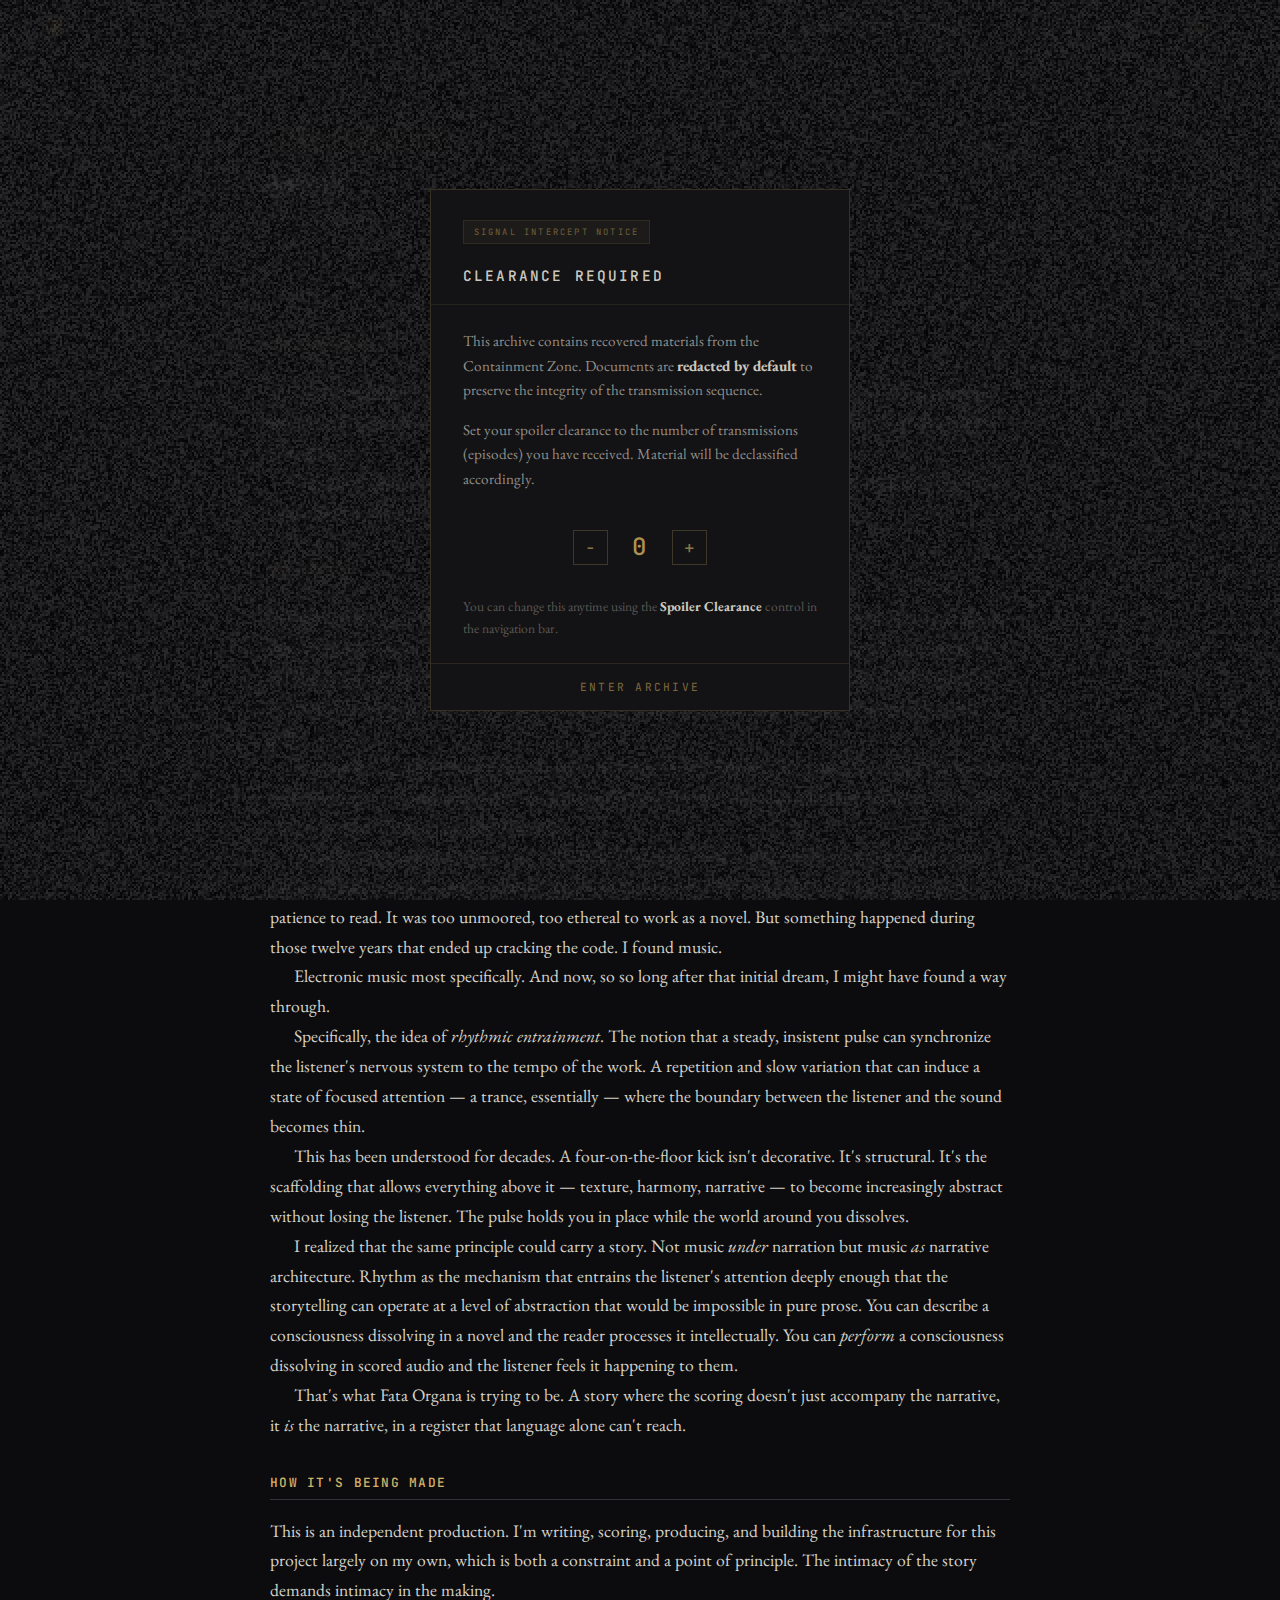
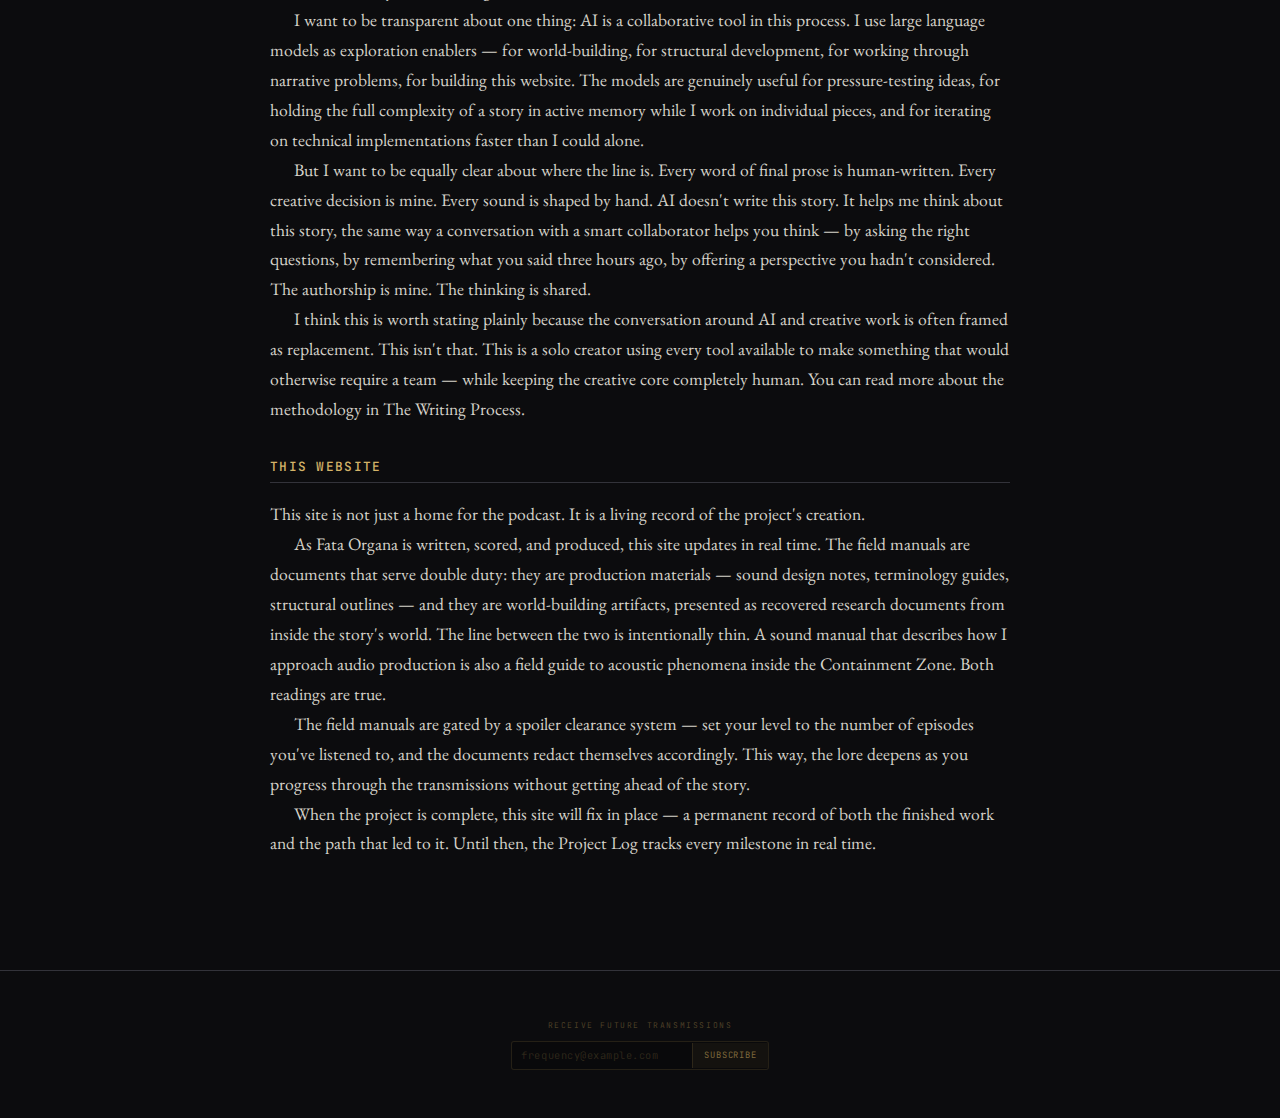
<file: about/index.html>
<!DOCTYPE html>
<html lang="en">
<head>
    <meta charset="UTF-8">
    <link rel="icon" type="image/svg+xml" href="/img/favicon.svg">
    <link rel="icon" type="image/png" sizes="32x32" href="/img/favicon-32.png">
    <link rel="apple-touch-icon" sizes="180x180" href="/img/favicon-180.png">
    <meta name="viewport" content="width=device-width, initial-scale=1.0">
    <title>About — FATA ORGANA</title>
    <link rel="stylesheet" href="/css/style.css">
    <link rel="stylesheet" href="/css/spoiler.css">
    <link rel="stylesheet" href="/css/document.css">
</head>
<body>
    <div class="scanline-overlay"></div>
    <div class="noise-overlay"></div>
    
    <style>
    .nav-octopus { color: var(--accent); display: block; }
    .nav-logo:hover .nav-octopus { color: var(--text-bright); }
    .nav-hamburger {
        display: none; background: none; border: none; cursor: pointer;
        padding: 4px; width: 24px; height: 18px;
        flex-direction: column; justify-content: space-between; margin-left: auto;
    }
    .nav-hamburger span { display: block; width: 100%; height: 1.5px; background: var(--text-dim); transition: transform 0.3s, opacity 0.3s; }
    .nav-hamburger.open span:nth-child(1) { transform: translateY(8px) rotate(45deg); }
    .nav-hamburger.open span:nth-child(2) { opacity: 0; }
    .nav-hamburger.open span:nth-child(3) { transform: translateY(-8px) rotate(-45deg); }
    @media (max-width: 640px) {
        .site-nav { flex-direction: row !important; gap: 0 !important; align-items: center; padding: 0.5rem var(--gutter); }
        .nav-hamburger { display: flex; }
        .site-nav .nav-links { display: none !important; position: absolute; top: 100%; left: 0; right: 0; background: rgba(10,10,12,0.95); backdrop-filter: blur(8px); border-bottom: 1px solid var(--border); flex-direction: column; padding: 0; gap: 0; }
        .site-nav .nav-links.open { display: flex !important; }
        .nav-links a { display: block; padding: 0.75rem var(--gutter); border-top: 1px solid rgba(42,42,47,0.3); }
    }
    </style>

    <nav class="site-nav">
        <a href="/" class="nav-logo" aria-label="Home">
            <svg class="nav-octopus" viewBox="0 0 44 28" width="40" height="25" fill="none" xmlns="http://www.w3.org/2000/svg">
                <!-- Mantle — elongated, tapered, slightly alien -->
                <path d="M13.5 3C10.5 3 8 5.5 8 9c0 1.8.5 3.2 1.2 4.3l-.3.5c-.8 1.2-1.6 2.8-2.2 4.5-.2.5.2.8.5.5.8-.8 1.5-1.8 2-2.5.1.3.1.7 0 1.2-.3 1.5-.2 2.8.3 3.8.2.3.5.2.6-.1.3-1.2.3-2.3.2-3.2.4.4 1 1 1.8 1.5.3.2.6 0 .5-.3-.4-1-.6-2-.5-2.8.5.3 1.2.5 2 .5l.4 2c.1.5.3 1.2.4 1.8.1.3.4.3.5 0 .2-.7.2-1.5.2-2.1l.3-1.7c.7-.1 1.2-.3 1.7-.5l.5 1.8c.2.8.5 2 .8 2.8.1.3.4.2.5-.1 0-.8-.1-1.8-.3-2.6l-.3-1.8c.7-.4 1.3-1 1.7-1.6.3.8.4 1.8.3 2.8 0 .3.3.5.5.2.6-1 .8-2.2.7-3.2.6-.3 1.2-.9 1.5-1.4.5.6 1.1 1.4 1.8 2 .3.2.6 0 .4-.4-.5-1.2-1.2-2.5-1.8-3.5.6-1 1-2.3 1-3.8C19 5.5 16.5 3 13.5 3z" fill="currentColor" opacity="0.85"/>
                <!-- Eye — single, large, unsettling -->
                <ellipse cx="13.5" cy="8.5" rx="1.8" ry="1.5" fill="currentColor" opacity="0.4"/>
                <ellipse cx="13.5" cy="8.5" rx="0.9" ry="1.1" fill="rgba(8,8,10,0.95)"/>
                <!-- Transmission waves -->
                <path d="M24 8c1.5-1.8 1.5-4.5 0-6.3" stroke="currentColor" stroke-width="0.8" stroke-linecap="round" opacity="0.5" fill="none"/>
                <path d="M27.5 9.5c2.5-2.8 2.5-7.2 0-10" stroke="currentColor" stroke-width="0.8" stroke-linecap="round" opacity="0.3" fill="none"/>
                <path d="M31 11c3.5-3.8 3.5-9.8 0-13.5" stroke="currentColor" stroke-width="0.8" stroke-linecap="round" opacity="0.18" fill="none"/>
            </svg>
        </a>
        <div class="nav-links">
            <a href="/">Listen</a>
            <a href="/archive/">Field Manuals</a>
        </div>
        <button class="nav-hamburger" id="nav-hamburger" aria-label="Menu">
            <span></span><span></span><span></span>
        </button>
    </nav>

    <main class="page-content document">
        <div class="document-header">
            <span class="document-classification">PROJECT NOTES — OPEN</span>
            <h1>About</h1>
            <p class="page-subtitle">What this is. Why it exists. How it's being made.</p>
        </div>

        <h2>The Project</h2>

        <p>At its emotional core, Fata Organa is about how we let go of the people we love, and how they never really leave us. It's about the importance of rhythm, and the resilient persistence of the patterns that others have left behind.</p>

        <p>The story follows a man broadcasting from inside a place where the rules that hold reality together have come undone. He's looking for someone. The transmissions are what was recovered.</p>

        <h2>Why Audio</h2>

        <p>I've been working on this project in various ways for twelve years, ever since the idea of the woman at Land's End, staring at the sea, appeared to me all at once with the impact of a sonic boom. I myself was sitting at Land's End at the tip of the Baja peninsula, staring at the sea. And suddenly there she was. Turning toward me slowly as if being pulled from a task of great importance, and delivering that line about weapons and gifts.</p>

        <p>For months I couldn't let the idea go. And even when she did fade into the noise floor of my mind, it was only temporary&hellip; a pause before the eventual rise. On and on, year after year. And every time I'd try to start and every time I'd hit an impenetrable wall.</p>

        <p>I'd always intended this story to be a novel. But the nature of the world I'd built up around this dream required such abstraction that I couldn't figure out how to write it in a way that anyone would have the patience to read. It was too unmoored, too ethereal to work as a novel. But something happened during those twelve years that ended up cracking the code. I found music.</p>

        <p>Electronic music most specifically. And now, so so long after that initial dream, I might have found a way through.</p>

        <p>Specifically, the idea of <em>rhythmic entrainment</em>. The notion that a steady, insistent pulse can synchronize the listener's nervous system to the tempo of the work. A repetition and slow variation that can induce a state of focused attention &mdash; a trance, essentially &mdash; where the boundary between the listener and the sound becomes thin.</p>

        <p>This has been understood for decades. A four-on-the-floor kick isn't decorative. It's structural. It's the scaffolding that allows everything above it &mdash; texture, harmony, narrative &mdash; to become increasingly abstract without losing the listener. The pulse holds you in place while the world around you dissolves.</p>

        <p>I realized that the same principle could carry a story. Not music <em>under</em> narration but music <em>as</em> narrative architecture. Rhythm as the mechanism that entrains the listener's attention deeply enough that the storytelling can operate at a level of abstraction that would be impossible in pure prose. You can describe a consciousness dissolving in a novel and the reader processes it intellectually. You can <em>perform</em> a consciousness dissolving in scored audio and the listener feels it happening to them.</p>

        <p>That's what Fata Organa is trying to be. A story where the scoring doesn't just accompany the narrative, it <em>is</em> the narrative, in a register that language alone can't reach.</p>

        <h2>How It's Being Made</h2>

        <p>This is an independent production. I'm writing, scoring, producing, and building the infrastructure for this project largely on my own, which is both a constraint and a point of principle. The intimacy of the story demands intimacy in the making.</p>

        <p>I want to be transparent about one thing: AI is a collaborative tool in this process. I use large language models as exploration enablers &mdash; for world-building, for structural development, for working through narrative problems, for building this website. The models are genuinely useful for pressure-testing ideas, for holding the full complexity of a story in active memory while I work on individual pieces, and for iterating on technical implementations faster than I could alone.</p>

        <p>But I want to be equally clear about where the line is. Every word of final prose is human-written. Every creative decision is mine. Every sound is shaped by hand. AI doesn't write this story. It helps me think about this story, the same way a conversation with a smart collaborator helps you think &mdash; by asking the right questions, by remembering what you said three hours ago, by offering a perspective you hadn't considered. The authorship is mine. The thinking is shared.</p>

        <p>I think this is worth stating plainly because the conversation around AI and creative work is often framed as replacement. This isn't that. This is a solo creator using every tool available to make something that would otherwise require a team &mdash; while keeping the creative core completely human. You can read more about the methodology in The Writing Process.</p>

        <h2>This Website</h2>

        <p>This site is not just a home for the podcast. It is a living record of the project's creation.</p>

        <p>As Fata Organa is written, scored, and produced, this site updates in real time. The field manuals are documents that serve double duty: they are production materials &mdash; sound design notes, terminology guides, structural outlines &mdash; and they are world-building artifacts, presented as recovered research documents from inside the story's world. The line between the two is intentionally thin. A sound manual that describes how I approach audio production is also a field guide to acoustic phenomena inside the Containment Zone. Both readings are true.</p>

        <p>The field manuals are gated by a spoiler clearance system &mdash; set your level to the number of episodes you've listened to, and the documents redact themselves accordingly. This way, the lore deepens as you progress through the transmissions without getting ahead of the story.</p>

        <p>When the project is complete, this site will fix in place &mdash; a permanent record of both the finished work and the path that led to it. Until then, the Project Log tracks every milestone in real time.</p>

    </main>

    <footer class="site-signup-footer">
        <div class="tx-signup" id="tx-signup">
            <div class="tx-signup-inner">
                <span class="tx-signup-label">Receive Future Transmissions</span>
                <div class="tx-signup-form" id="signup-form">
                    <input type="email" class="tx-signup-input" id="signup-email" placeholder="frequency@example.com" autocomplete="email" />
                    <button class="tx-signup-btn" id="signup-btn">Subscribe</button>
                </div>
                <span class="tx-signup-status" id="signup-status"></span>
            </div>
        </div>
    </footer>

    <style>
    .site-signup-footer {
        text-align: center;
        padding: 3rem var(--gutter) 2rem;
        border-top: 1px solid var(--border);
        margin-top: 3rem;
    }
    .tx-signup-inner {
        display: flex;
        flex-direction: column;
        align-items: center;
        gap: 0.5rem;
    }
    .tx-signup-label {
        font-family: var(--mono);
        font-size: 0.5rem;
        text-transform: uppercase;
        letter-spacing: 0.2em;
        color: rgba(196, 163, 90, 0.35);
    }
    .tx-signup-form {
        display: flex;
        align-items: center;
        gap: 0;
        border: 1px solid rgba(196, 163, 90, 0.15);
        border-radius: 3px;
        overflow: hidden;
        background: rgba(8, 8, 10, 0.6);
    }
    .tx-signup-input {
        font-family: var(--mono);
        font-size: 0.65rem;
        letter-spacing: 0.05em;
        color: rgba(196, 163, 90, 0.8);
        background: transparent;
        border: none;
        outline: none;
        padding: 0.4rem 0.6rem;
        width: 180px;
    }
    .tx-signup-input::placeholder { color: rgba(196, 163, 90, 0.2); }
    .tx-signup-input:focus { background: rgba(196, 163, 90, 0.03); }
    .tx-signup-btn {
        font-family: var(--mono);
        font-size: 0.55rem;
        text-transform: uppercase;
        letter-spacing: 0.1em;
        color: rgba(196, 163, 90, 0.6);
        background: rgba(196, 163, 90, 0.06);
        border: none;
        border-left: 1px solid rgba(196, 163, 90, 0.15);
        padding: 0.4rem 0.7rem;
        cursor: pointer;
        transition: all 0.2s ease;
    }
    .tx-signup-btn:hover { color: rgba(196, 163, 90, 0.9); background: rgba(196, 163, 90, 0.1); }
    .tx-signup-status {
        font-family: var(--mono);
        font-size: 0.5rem;
        letter-spacing: 0.1em;
        color: rgba(196, 163, 90, 0.5);
        min-height: 1em;
    }
    .tx-signup-status.success { color: rgba(90, 180, 90, 0.7); }
    .tx-signup-status.error { color: rgba(180, 60, 50, 0.7); }
    </style>

    <script src="/js/spoiler.js"></script>
    <script>
    (function() {
        var btn = document.getElementById('nav-hamburger');
        var links = document.querySelector('.site-nav .nav-links');
        if (!btn || !links) return;
        btn.addEventListener('click', function() { btn.classList.toggle('open'); links.classList.toggle('open'); });
        links.querySelectorAll('a').forEach(function(a) { a.addEventListener('click', function() { btn.classList.remove('open'); links.classList.remove('open'); }); });
    })();
    // Klaviyo signup
    (function() {
        var input = document.getElementById('signup-email');
        var btn = document.getElementById('signup-btn');
        var status = document.getElementById('signup-status');
        var form = document.getElementById('signup-form');
        if (!input || !btn) return;
        function subscribe() {
            var email = input.value.trim();
            if (!email || !email.match(/^[^\s@]+@[^\s@]+\.[^\s@]+$/)) { status.textContent = 'INVALID FREQUENCY'; status.className = 'tx-signup-status error'; return; }
            btn.textContent = 'TUNING...'; btn.disabled = true; status.textContent = '';
            fetch('https://a.klaviyo.com/client/subscriptions/?company_id=WaV2xM', {
                method: 'POST', headers: { 'Content-Type': 'application/json', 'revision': '2024-10-15' },
                body: JSON.stringify({ data: { type: 'subscription', attributes: { profile: { data: { type: 'profile', attributes: { email: email } } }, custom_source: 'Fata Organa Website' }, relationships: { list: { data: { type: 'list', id: 'WeCHmw' } } } } })
            }).then(function(res) { if (res.ok || res.status === 202) { status.textContent = 'SIGNAL LOCKED — TRANSMISSIONS INCOMING'; status.className = 'tx-signup-status success'; input.value = ''; form.style.display = 'none'; } else { throw new Error(); }
            }).catch(function() { status.textContent = 'SIGNAL LOST — TRY AGAIN'; status.className = 'tx-signup-status error';
            }).finally(function() { btn.textContent = 'SUBSCRIBE'; btn.disabled = false; });
        }
        btn.addEventListener('click', subscribe);
        input.addEventListener('keydown', function(e) { if (e.key === 'Enter') subscribe(); });
    })();
    </script>
</body>
</html>
</file>
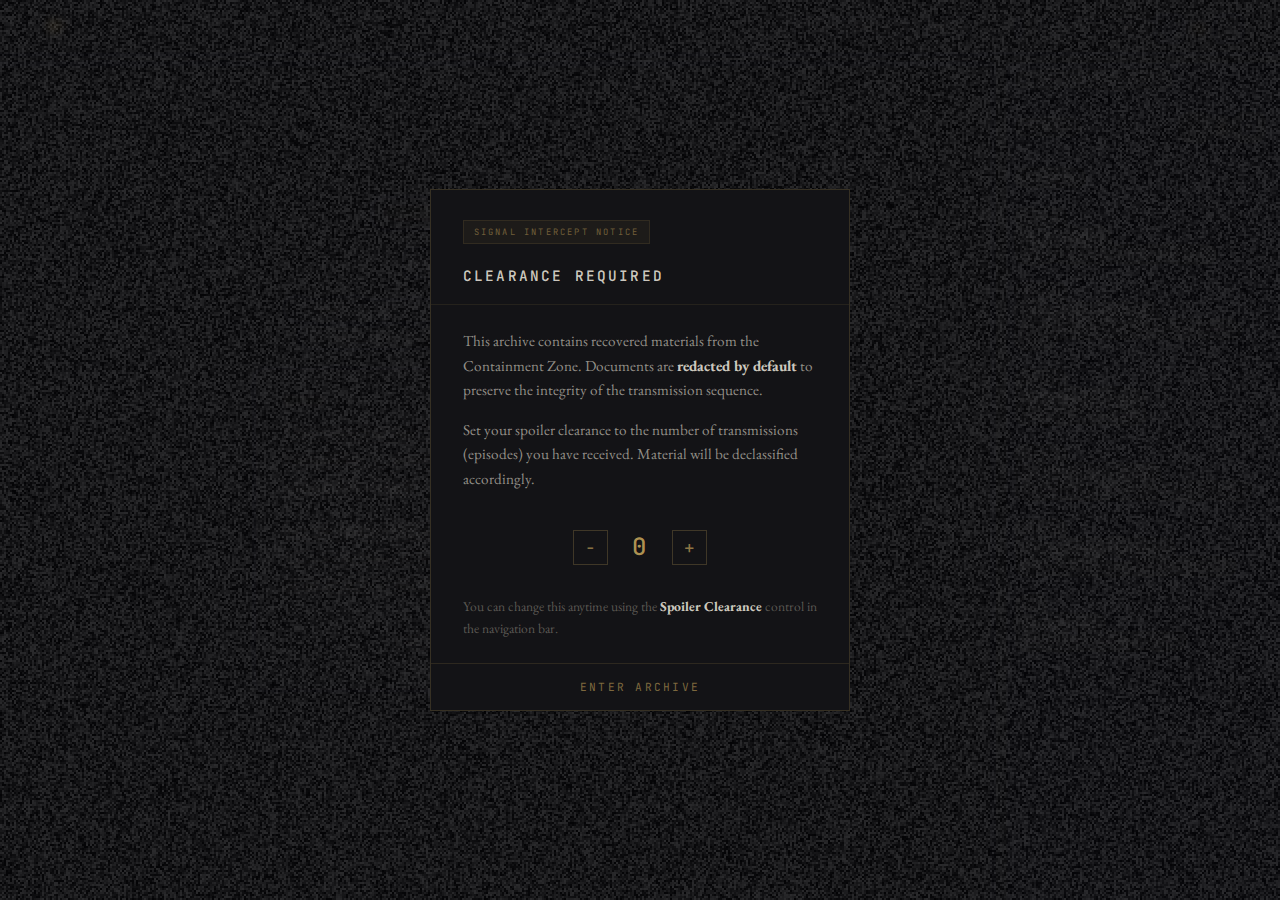
<file: archive/index.html>
<!DOCTYPE html>
<html lang="en">
<head>
    <meta charset="UTF-8">
    <meta name="viewport" content="width=device-width, initial-scale=1.0">
    <title>Field Manuals — FATA ORGANA</title>
    <link rel="stylesheet" href="/css/style.css">
    <link rel="stylesheet" href="/css/spoiler.css">
    <link rel="stylesheet" href="/css/document.css">
    <style>
    /* Two-panel layout */
    .fm-layout {
        display: flex;
        position: fixed;
        top: 0;
        left: 0;
        right: 0;
        bottom: 0;
        overflow: hidden;
    }

    /* Document area (left / main) */
    .fm-document {
        flex: 1;
        overflow-y: auto;
        padding: 60px var(--gutter) 3rem;
        -webkit-overflow-scrolling: touch;
    }

    .fm-document-inner {
        max-width: 780px;
        margin: 0 auto;
    }

    /* Welcome state — shown when no document is loaded */
    .fm-welcome {
        padding-top: 15vh;
        text-align: center;
    }

    .fm-welcome-classification {
        display: inline-block;
        font-family: var(--mono);
        font-size: 0.55rem;
        text-transform: uppercase;
        letter-spacing: 0.25em;
        color: rgba(196, 163, 90, 0.4);
        background: rgba(196, 163, 90, 0.04);
        padding: 0.2rem 0.6rem;
        margin-bottom: 1.5rem;
        border: 1px solid rgba(196, 163, 90, 0.1);
    }

    .fm-welcome h1 {
        font-family: var(--mono);
        font-size: 1.1rem;
        font-weight: 400;
        text-transform: uppercase;
        letter-spacing: 0.15em;
        color: var(--text-bright);
        margin-bottom: 1rem;
    }

    .fm-welcome p {
        font-family: var(--serif);
        font-size: 1rem;
        line-height: 1.7;
        color: var(--text-dim);
        max-width: 480px;
        margin: 0 auto 1rem;
    }

    /* Loading state */
    .fm-loading {
        padding-top: 20vh;
        text-align: center;
        font-family: var(--mono);
        font-size: 0.7rem;
        text-transform: uppercase;
        letter-spacing: 0.2em;
        color: rgba(196, 163, 90, 0.4);
        animation: fmPulse 1.5s ease-in-out infinite;
    }

    @keyframes fmPulse {
        0%, 100% { opacity: 0.3; }
        50% { opacity: 0.8; }
    }

    /* Sidebar (right) */
    .fm-sidebar {
        width: 280px;
        flex-shrink: 0;
        border-left: 1px solid var(--border);
        background: rgba(15, 15, 18, 0.6);
        overflow-y: auto;
        padding: 60px 0 2rem;
        -webkit-overflow-scrolling: touch;
    }

    .fm-sidebar-header {
        padding: 1rem 1.25rem 0.75rem;
        font-family: var(--mono);
        font-size: 0.55rem;
        text-transform: uppercase;
        letter-spacing: 0.2em;
        color: var(--text-dim);
    }

    .fm-sidebar-list {
        list-style: none;
        padding: 0;
        margin: 0;
    }

    .fm-sidebar-item {
        display: block;
        padding: 0.75rem 1.25rem;
        border-bottom: 1px solid rgba(42, 42, 47, 0.4);
        cursor: pointer;
        transition: background 0.2s ease, border-color 0.2s ease;
        text-decoration: none;
    }

    .fm-sidebar-item:hover {
        background: rgba(196, 163, 90, 0.03);
    }

    .fm-sidebar-item.active {
        background: rgba(196, 163, 90, 0.05);
        border-left: 2px solid rgba(196, 163, 90, 0.4);
        padding-left: calc(1.25rem - 2px);
    }

    .fm-sidebar-num {
        font-family: var(--mono);
        font-size: 0.6rem;
        color: var(--text-dim);
        display: block;
        margin-bottom: 0.2rem;
        letter-spacing: 0.1em;
    }

    .fm-sidebar-title {
        font-family: var(--mono);
        font-size: 0.75rem;
        color: var(--text-primary);
        display: block;
        line-height: 1.4;
    }

    .fm-sidebar-meta {
        font-family: var(--mono);
        font-size: 0.55rem;
        color: var(--text-dim);
        display: block;
        margin-top: 0.15rem;
        line-height: 1.3;
    }

    /* Clearance control in sidebar */
    .fm-sidebar-clearance {
        padding: 1rem 1.25rem;
        border-bottom: 1px solid rgba(42, 42, 47, 0.4);
        display: flex;
        align-items: center;
        justify-content: space-between;
    }

    .fm-sidebar-clearance-label {
        font-family: var(--mono);
        font-size: 0.5rem;
        text-transform: uppercase;
        letter-spacing: 0.15em;
        color: var(--text-dim);
    }

    .fm-sidebar-clearance-control {
        display: flex;
        align-items: center;
        gap: 0.3rem;
    }

    .fm-sidebar-clearance-btn {
        background: none;
        border: 1px solid var(--border);
        color: var(--text-dim);
        font-family: var(--mono);
        font-size: 0.7rem;
        width: 1.3rem;
        height: 1.3rem;
        display: flex;
        align-items: center;
        justify-content: center;
        cursor: pointer;
        transition: color 0.2s, border-color 0.2s;
        padding: 0;
        line-height: 1;
    }

    .fm-sidebar-clearance-btn:hover {
        color: var(--accent);
        border-color: var(--accent-dim);
    }

    .fm-sidebar-clearance-display {
        font-family: var(--mono);
        font-size: 0.7rem;
        color: var(--accent);
        min-width: 1.5rem;
        text-align: center;
    }

    /* Back to transmitter link */
    .fm-back {
        display: block;
        padding: 0.75rem 1.25rem;
        font-family: var(--mono);
        font-size: 0.6rem;
        text-transform: uppercase;
        letter-spacing: 0.1em;
        color: var(--text-dim);
        text-decoration: none;
        transition: color 0.2s;
        border-bottom: 1px solid rgba(42, 42, 47, 0.4);
    }

    .fm-back:hover {
        color: var(--accent);
    }

    /* Document content styling (reuse page-content rules) */
    .fm-document .page-content,
    .fm-document .document {
        max-width: none;
        padding: 0;
    }

    /* Mobile: sidebar becomes top bar or collapses */
    @media (max-width: 768px) {
        .fm-layout {
            flex-direction: column-reverse;
        }

        .fm-sidebar {
            width: 100%;
            max-height: 35vh;
            border-left: none;
            border-top: 1px solid var(--border);
            padding-top: 0.5rem;
        }

        .fm-document {
            padding-top: 1rem;
        }

        .fm-welcome {
            padding-top: 5vh;
        }
    }
    </style>
</head>
<body>
    <div class="scanline-overlay"></div>
    <div class="noise-overlay"></div>

    <style>
    .nav-octopus { color: var(--accent); display: block; }
    .nav-logo:hover .nav-octopus { color: var(--text-bright); }
    .nav-hamburger {
        display: none; background: none; border: none; cursor: pointer;
        padding: 4px; width: 24px; height: 18px;
        flex-direction: column; justify-content: space-between; margin-left: auto;
    }
    .nav-hamburger span { display: block; width: 100%; height: 1.5px; background: var(--text-dim); transition: transform 0.3s, opacity 0.3s; }
    .nav-hamburger.open span:nth-child(1) { transform: translateY(8px) rotate(45deg); }
    .nav-hamburger.open span:nth-child(2) { opacity: 0; }
    .nav-hamburger.open span:nth-child(3) { transform: translateY(-8px) rotate(-45deg); }
    @media (max-width: 640px) {
        .site-nav { flex-direction: row !important; gap: 0 !important; align-items: center; padding: 0.5rem var(--gutter); }
        .nav-hamburger { display: flex; }
        .site-nav .nav-links { display: none !important; position: absolute; top: 100%; left: 0; right: 0; background: rgba(10,10,12,0.95); backdrop-filter: blur(8px); border-bottom: 1px solid var(--border); flex-direction: column; padding: 0; gap: 0; }
        .site-nav .nav-links.open { display: flex !important; }
        .nav-links a { display: block; padding: 0.75rem var(--gutter); border-top: 1px solid rgba(42,42,47,0.3); }
    }
    </style>

    <nav class="site-nav">
        <a href="/" class="nav-logo" aria-label="Home">
            <svg class="nav-octopus" viewBox="0 0 44 28" width="40" height="25" fill="none" xmlns="http://www.w3.org/2000/svg">
                <!-- Mantle — elongated, tapered, slightly alien -->
                <path d="M13.5 3C10.5 3 8 5.5 8 9c0 1.8.5 3.2 1.2 4.3l-.3.5c-.8 1.2-1.6 2.8-2.2 4.5-.2.5.2.8.5.5.8-.8 1.5-1.8 2-2.5.1.3.1.7 0 1.2-.3 1.5-.2 2.8.3 3.8.2.3.5.2.6-.1.3-1.2.3-2.3.2-3.2.4.4 1 1 1.8 1.5.3.2.6 0 .5-.3-.4-1-.6-2-.5-2.8.5.3 1.2.5 2 .5l.4 2c.1.5.3 1.2.4 1.8.1.3.4.3.5 0 .2-.7.2-1.5.2-2.1l.3-1.7c.7-.1 1.2-.3 1.7-.5l.5 1.8c.2.8.5 2 .8 2.8.1.3.4.2.5-.1 0-.8-.1-1.8-.3-2.6l-.3-1.8c.7-.4 1.3-1 1.7-1.6.3.8.4 1.8.3 2.8 0 .3.3.5.5.2.6-1 .8-2.2.7-3.2.6-.3 1.2-.9 1.5-1.4.5.6 1.1 1.4 1.8 2 .3.2.6 0 .4-.4-.5-1.2-1.2-2.5-1.8-3.5.6-1 1-2.3 1-3.8C19 5.5 16.5 3 13.5 3z" fill="currentColor" opacity="0.85"/>
                <!-- Eye — single, large, unsettling -->
                <ellipse cx="13.5" cy="8.5" rx="1.8" ry="1.5" fill="currentColor" opacity="0.4"/>
                <ellipse cx="13.5" cy="8.5" rx="0.9" ry="1.1" fill="rgba(8,8,10,0.95)"/>
                <!-- Transmission waves -->
                <path d="M24 8c1.5-1.8 1.5-4.5 0-6.3" stroke="currentColor" stroke-width="0.8" stroke-linecap="round" opacity="0.5" fill="none"/>
                <path d="M27.5 9.5c2.5-2.8 2.5-7.2 0-10" stroke="currentColor" stroke-width="0.8" stroke-linecap="round" opacity="0.3" fill="none"/>
                <path d="M31 11c3.5-3.8 3.5-9.8 0-13.5" stroke="currentColor" stroke-width="0.8" stroke-linecap="round" opacity="0.18" fill="none"/>
            </svg>
        </a>
        <div class="nav-links">
            <a href="/archive/">Field Manuals</a>
            <a href="/about/">About</a>
        </div>
        <button class="nav-hamburger" id="nav-hamburger" aria-label="Menu">
            <span></span><span></span><span></span>
        </button>
    </nav>

    <div class="fm-layout">
        <!-- Document area -->
        <div class="fm-document" id="fm-document">
            <div class="fm-document-inner" id="fm-content">
                <div class="fm-welcome">
                    <span class="fm-welcome-classification">RESEARCH DIVISION — OPEN ACCESS</span>
                    <h1>Field Manuals</h1>
                    <p>Compiled by researchers studying the effects of the Adjustment on the Containment Zone. Select a document from the sidebar to begin.</p>
                    <div class="clearance-callout" style="text-align:left; max-width:480px; margin:1.5rem auto;">
                        <p>These manuals contain information that unfolds across twelve transmissions. To preserve the integrity of the sequence, material is <strong>redacted by default</strong>.</p>
                        <p>Set your <strong>Spoiler Clearance</strong> level to match the number of episodes you&rsquo;ve completed. At level 0, most entries are classified. At level 12, the archive is fully declassified.</p>
                        <div style="display:flex; align-items:center; justify-content:center; gap:0.75rem; padding:1rem 0 0.5rem;">
                            <span style="font-family:var(--mono); font-size:0.55rem; text-transform:uppercase; letter-spacing:0.15em; color:var(--text-dim);">Clearance Level</span>
                            <button class="fm-sidebar-clearance-btn" id="fm-welcome-cl-down">&minus;</button>
                            <span class="fm-sidebar-clearance-display" id="fm-welcome-cl-display" style="font-size:1rem; min-width:2rem;">0</span>
                            <button class="fm-sidebar-clearance-btn" id="fm-welcome-cl-up">+</button>
                        </div>
                    </div>
                </div>
            </div>
        </div>

        <!-- Sidebar -->
        <div class="fm-sidebar" id="fm-sidebar">
            <a href="/" class="fm-back">&larr; Back to Transmitter</a>

            <div class="fm-sidebar-clearance">
                <span class="fm-sidebar-clearance-label">Clearance</span>
                <div class="fm-sidebar-clearance-control">
                    <button class="fm-sidebar-clearance-btn" id="fm-cl-down">&minus;</button>
                    <span class="fm-sidebar-clearance-display" id="fm-cl-display">0</span>
                    <button class="fm-sidebar-clearance-btn" id="fm-cl-up">+</button>
                </div>
            </div>

            <div class="fm-sidebar-header">Documents</div>

            <div class="fm-sidebar-list">
                <a class="fm-sidebar-item" data-url="/archive/sound-manual/">
                    <span class="fm-sidebar-num">FM-001</span>
                    <span class="fm-sidebar-title">Sound Manual</span>
                    <span class="fm-sidebar-meta">Signal Processing & Acoustic Phenomena</span>
                </a>
                <a class="fm-sidebar-item" data-url="/archive/continuity-protocol/">
                    <span class="fm-sidebar-num">FM-002</span>
                    <span class="fm-sidebar-title">Continuity Protocol</span>
                    <span class="fm-sidebar-meta">Automation Maintenance Across Discontinuity Events</span>
                </a>
                <a class="fm-sidebar-item" data-url="/archive/terminology/">
                    <span class="fm-sidebar-num">FM-003</span>
                    <span class="fm-sidebar-title">Terminology Index</span>
                    <span class="fm-sidebar-meta">Containment Zone Lexicon</span>
                </a>
                <a class="fm-sidebar-item" data-url="/archive/writing-process/">
                    <span class="fm-sidebar-num">FM-004</span>
                    <span class="fm-sidebar-title">The Writing Process</span>
                    <span class="fm-sidebar-meta">Human/AI Collaborative Narrative Construction</span>
                </a>
                <a class="fm-sidebar-item" data-url="/archive/transmission-fx/">
                    <span class="fm-sidebar-num">FM-005</span>
                    <span class="fm-sidebar-title">Transmission FX Chain</span>
                    <span class="fm-sidebar-meta">Signal Conditioning & Emotional Modulation</span>
                </a>
                <a class="fm-sidebar-item" data-url="/archive/dev-log/">
                    <span class="fm-sidebar-num">LOG</span>
                    <span class="fm-sidebar-title">Project Log</span>
                    <span class="fm-sidebar-meta">Chronological Development Record</span>
                </a>
            </div>
        </div>
    </div>

    <script src="/js/spoiler.js"></script>
    <script>
    (function() {
        'use strict';

        var contentArea = document.getElementById('fm-content');
        var documentArea = document.getElementById('fm-document');
        var items = document.querySelectorAll('.fm-sidebar-item');
        var currentUrl = null;

        // --- Clearance controls ---
        var STORAGE_KEY = 'fataorgana_clearance';
        var MAX_LEVEL = 12;

        function getLevel() {
            try {
                var stored = localStorage.getItem(STORAGE_KEY);
                if (stored !== null) {
                    var n = parseInt(stored, 10);
                    if (!isNaN(n) && n >= 0 && n <= MAX_LEVEL) return n;
                }
            } catch(e) {}
            return 0;
        }

        function setLevel(n) {
            try { localStorage.setItem(STORAGE_KEY, String(n)); } catch(e) {}
            updateClearanceDisplay(n);
            // Re-apply spoilers if spoiler system is loaded
            if (window.spoilerSystem) window.spoilerSystem.init();
        }

        function updateClearanceDisplay(level) {
            var display = document.getElementById('fm-cl-display');
            if (display) display.textContent = String(level);
            var welcomeDisplay = document.getElementById('fm-welcome-cl-display');
            if (welcomeDisplay) welcomeDisplay.textContent = String(level);
        }

        updateClearanceDisplay(getLevel());

        document.getElementById('fm-cl-down').addEventListener('click', function() {
            var lvl = getLevel();
            if (lvl > 0) setLevel(lvl - 1);
        });

        document.getElementById('fm-cl-up').addEventListener('click', function() {
            var lvl = getLevel();
            if (lvl < MAX_LEVEL) setLevel(lvl + 1);
        });

        // Welcome page clearance controls
        var welcomeDown = document.getElementById('fm-welcome-cl-down');
        var welcomeUp = document.getElementById('fm-welcome-cl-up');
        if (welcomeDown) {
            welcomeDown.addEventListener('click', function() {
                var lvl = getLevel();
                if (lvl > 0) setLevel(lvl - 1);
            });
        }
        if (welcomeUp) {
            welcomeUp.addEventListener('click', function() {
                var lvl = getLevel();
                if (lvl < MAX_LEVEL) setLevel(lvl + 1);
            });
        }

        // --- Document loading ---
        function loadDocument(url) {
            if (url === currentUrl) return;
            currentUrl = url;

            // Update active state
            items.forEach(function(item) {
                item.classList.toggle('active', item.getAttribute('data-url') === url);
            });

            // Show loading
            contentArea.innerHTML = '<div class="fm-loading">Receiving Signal</div>';
            documentArea.scrollTop = 0;

            fetch(url)
                .then(function(res) { return res.text(); })
                .then(function(html) {
                    // Parse and extract the main content
                    var parser = new DOMParser();
                    var doc = parser.parseFromString(html, 'text/html');

                    // Try to find the main content area
                    var main = doc.querySelector('.page-content') || doc.querySelector('main') || doc.querySelector('body');

                    if (main) {
                        contentArea.innerHTML = '';

                        // Clone content
                        var nodes = main.cloneNode(true);
                        contentArea.appendChild(nodes);

                        // Extract and inject any inline styles
                        var styles = doc.querySelectorAll('style');
                        styles.forEach(function(style) {
                            var newStyle = document.createElement('style');
                            newStyle.textContent = style.textContent;
                            contentArea.appendChild(newStyle);
                        });

                        // Extract and run inline scripts (for appendix panels etc)
                        var scripts = doc.querySelectorAll('script:not([src])');
                        scripts.forEach(function(script) {
                            try { new Function(script.textContent)(); } catch(e) {}
                        });

                        // Re-init spoiler system on new content
                        if (window.spoilerSystem) window.spoilerSystem.init();

                        // Handle internal links within the document
                        contentArea.querySelectorAll('a[href^="/archive/"]').forEach(function(link) {
                            link.addEventListener('click', function(e) {
                                e.preventDefault();
                                loadDocument(link.getAttribute('href'));
                            });
                        });
                    } else {
                        contentArea.innerHTML = '<div class="fm-loading">Signal Lost</div>';
                    }
                })
                .catch(function() {
                    contentArea.innerHTML = '<div class="fm-loading">Signal Lost — Try Again</div>';
                });

            // Update URL
            history.pushState({ doc: url }, '', '/archive/' + '?doc=' + encodeURIComponent(url));
        }

        // --- Sidebar clicks ---
        items.forEach(function(item) {
            item.addEventListener('click', function(e) {
                e.preventDefault();
                var url = item.getAttribute('data-url');
                if (url) loadDocument(url);
            });
        });

        // --- Handle back/forward ---
        window.addEventListener('popstate', function(e) {
            if (e.state && e.state.doc) {
                loadDocument(e.state.doc);
            }
        });

        // --- Auto-load from URL params ---
        var params = new URLSearchParams(window.location.search);
        var docParam = params.get('doc');
        if (docParam) {
            loadDocument(decodeURIComponent(docParam));
        }
    })();
    </script>
    <script>
    (function() {
        var btn = document.getElementById('nav-hamburger');
        var links = document.querySelector('.site-nav .nav-links');
        if (!btn || !links) return;
        btn.addEventListener('click', function() { btn.classList.toggle('open'); links.classList.toggle('open'); });
        links.querySelectorAll('a').forEach(function(a) { a.addEventListener('click', function() { btn.classList.remove('open'); links.classList.remove('open'); }); });
    })();
    </script>
</body>
</html>
</file>
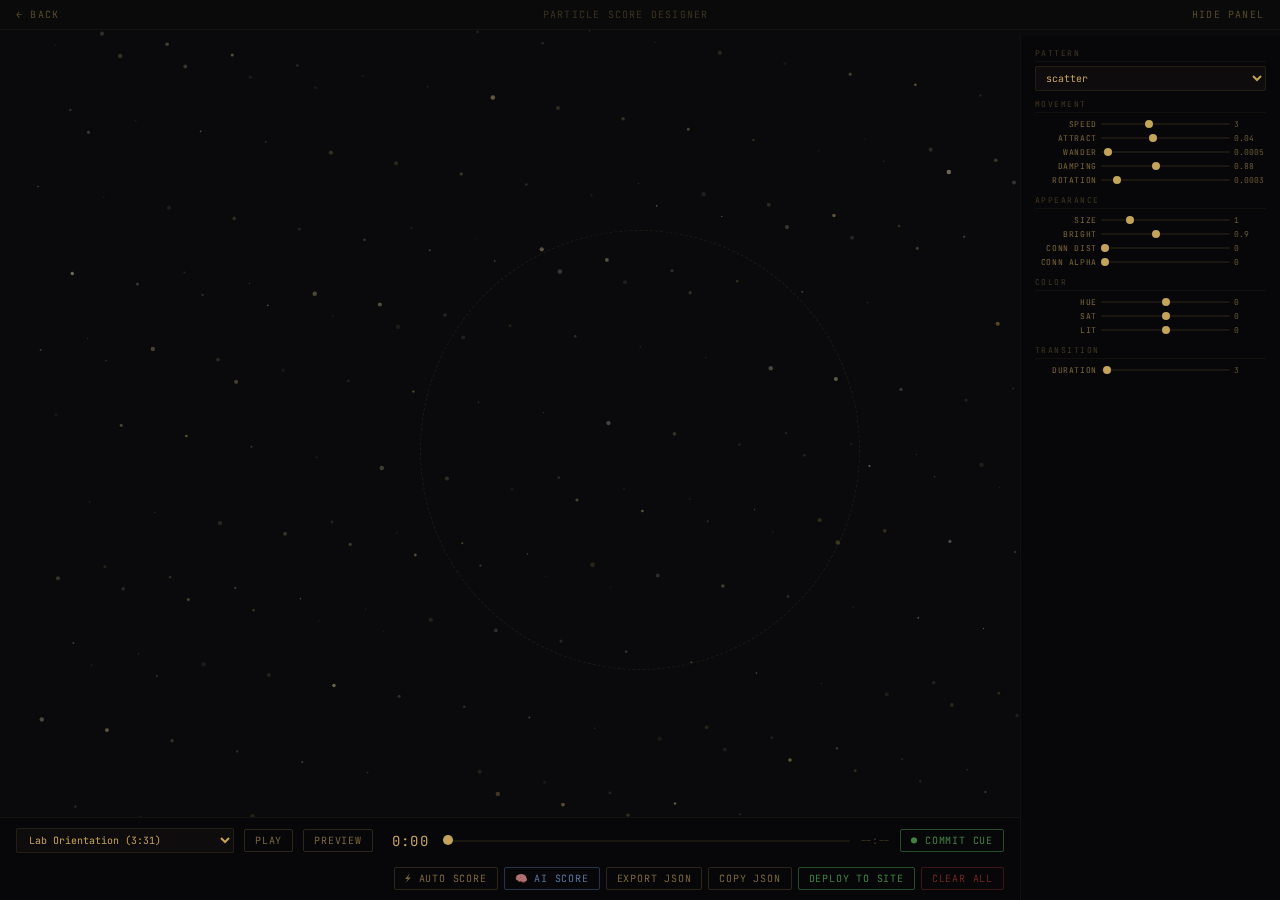
<file: designer/index.html>
<!DOCTYPE html>
<html lang="en">
<head>
    <meta charset="UTF-8">
    <meta name="viewport" content="width=device-width, initial-scale=1.0">
    <title>Particle Designer — FATA ORGANA</title>
    <style>
    @import url('https://fonts.googleapis.com/css2?family=JetBrains+Mono:wght@300;400;500&display=swap');
    * { margin: 0; padding: 0; box-sizing: border-box; }
    :root {
        --bg: #0a0a0c;
        --amber: rgba(196, 163, 90, 1);
        --amber-dim: rgba(196, 163, 90, 0.5);
        --amber-faint: rgba(196, 163, 90, 0.15);
        --red: rgba(180, 60, 50, 0.7);
        --mono: 'JetBrains Mono', monospace;
    }
    html, body { background: var(--bg); color: var(--amber-dim); font-family: var(--mono); font-size: 12px; overflow: hidden; height: 100%; }

    #particle-canvas { position: fixed; top: 0; left: 0; width: 100%; height: 100%; z-index: 0; }

    #transmitter-ghost {
        position: fixed; top: 50%; left: 50%; transform: translate(-50%, -50%);
        width: 440px; height: 440px; border-radius: 50%;
        border: 1px dashed rgba(196, 163, 90, 0.1);
        pointer-events: none; z-index: 1;
    }

    /* === NAV === */
    .designer-nav {
        position: fixed; top: 0; left: 0; right: 0; z-index: 100;
        display: flex; justify-content: space-between; align-items: center;
        padding: 8px 16px; background: rgba(10, 10, 12, 0.85);
        backdrop-filter: blur(8px); border-bottom: 1px solid rgba(196, 163, 90, 0.06);
    }
    .designer-nav a, .designer-nav span {
        color: rgba(196, 163, 90, 0.4); text-decoration: none;
        font-size: 10px; text-transform: uppercase; letter-spacing: 0.12em; cursor: pointer;
    }
    .designer-nav a:hover, .designer-nav span:hover { color: var(--amber); }

    /* === CONTROL PANEL — right side === */
    #controls {
        position: fixed; top: 36px; right: 0; bottom: 0; width: 260px;
        background: rgba(8, 8, 10, 0.92); backdrop-filter: blur(12px);
        border-left: 1px solid rgba(196, 163, 90, 0.06);
        z-index: 50; overflow-y: auto; padding: 12px 14px;
        scrollbar-width: thin; scrollbar-color: rgba(196,163,90,0.1) transparent;
    }
    #controls::-webkit-scrollbar { width: 3px; }
    #controls::-webkit-scrollbar-thumb { background: rgba(196,163,90,0.12); border-radius: 2px; }

    .ctrl-label {
        font-size: 8px; text-transform: uppercase; letter-spacing: 0.18em;
        color: rgba(196, 163, 90, 0.3); margin: 8px 0 4px; border-bottom: 1px solid rgba(196,163,90,0.06); padding-bottom: 3px;
    }
    .ctrl-label:first-child { margin-top: 0; }

    .ctrl-select {
        width: 100%; background: rgba(196, 163, 90, 0.04);
        border: 1px solid rgba(196, 163, 90, 0.12); color: var(--amber);
        font-family: var(--mono); font-size: 10px; padding: 4px 6px;
        border-radius: 2px; outline: none; cursor: pointer;
    }
    .ctrl-select option { background: #0a0a0c; color: var(--amber); }

    .ctrl-row {
        display: flex; align-items: center; gap: 4px; padding: 2px 0;
    }
    .ctrl-row[title] { cursor: help; }
    .ctrl-row[title]:hover label { color: rgba(196, 163, 90, 0.7); }
    .ctrl-row label {
        font-size: 8px; text-transform: uppercase; letter-spacing: 0.08em;
        color: rgba(196, 163, 90, 0.6); width: 62px; flex-shrink: 0; text-align: right;
    }
    .ctrl-row input[type="range"] {
        flex: 1; -webkit-appearance: none; appearance: none;
        height: 2px; background: rgba(196, 163, 90, 0.1); border-radius: 1px; outline: none;
    }
    .ctrl-row input[type="range"]::-webkit-slider-thumb {
        -webkit-appearance: none; width: 8px; height: 8px; border-radius: 50%;
        background: var(--amber); cursor: pointer;
    }
    .ctrl-row .ctrl-val {
        font-size: 8px; color: rgba(196, 163, 90, 0.5); width: 38px; text-align: left;
    }

    #params-container { margin-top: 2px; }

    /* === AUDIO / TRANSPORT — bottom floating bar === */
    #transport {
        position: fixed; bottom: 0; left: 0; right: 260px; z-index: 80;
        background: rgba(8, 8, 10, 0.92); backdrop-filter: blur(12px);
        border-top: 1px solid rgba(196, 163, 90, 0.08);
        padding: 10px 16px;
    }

    .transport-top {
        display: flex; align-items: center; gap: 10px; margin-bottom: 8px;
    }

    .transport-select {
        background: rgba(196, 163, 90, 0.04); border: 1px solid rgba(196, 163, 90, 0.12);
        color: var(--amber); font-family: var(--mono); font-size: 10px;
        padding: 4px 8px; border-radius: 2px; outline: none; cursor: pointer; flex-shrink: 0;
    }
    .transport-select option { background: #0a0a0c; }

    .transport-btn {
        font-family: var(--mono); font-size: 10px; text-transform: uppercase;
        letter-spacing: 0.08em; padding: 4px 10px;
        border: 1px solid rgba(196, 163, 90, 0.2); background: transparent;
        color: rgba(196, 163, 90, 0.6); cursor: pointer; border-radius: 2px;
        transition: all 0.15s; flex-shrink: 0;
    }
    .transport-btn:hover { color: var(--amber); border-color: rgba(196, 163, 90, 0.4); background: rgba(196, 163, 90, 0.06); }
    .transport-btn.commit { border-color: rgba(90, 180, 90, 0.4); color: rgba(90, 180, 90, 0.7); }
    .transport-btn.commit:hover { background: rgba(90, 180, 90, 0.08); color: rgba(90, 180, 90, 1); }
    .transport-btn.danger { border-color: rgba(180, 60, 50, 0.3); color: rgba(180, 60, 50, 0.6); }
    .transport-btn.danger:hover { background: rgba(180, 60, 50, 0.08); color: rgba(180, 60, 50, 1); }

    .transport-time {
        font-family: var(--mono); font-size: 14px; color: var(--amber);
        letter-spacing: 0.1em; min-width: 55px; text-align: center; flex-shrink: 0;
    }

    .transport-duration {
        font-size: 10px; color: rgba(196, 163, 90, 0.3); flex-shrink: 0;
    }

    /* Scrubber */
    .transport-scrub-wrap {
        position: relative; height: 24px; cursor: pointer; flex: 1;
    }

    .transport-scrub-track {
        position: absolute; top: 11px; left: 0; right: 0; height: 2px;
        background: rgba(196, 163, 90, 0.1); border-radius: 1px;
    }

    .transport-scrub-progress {
        position: absolute; top: 11px; left: 0; height: 2px;
        background: rgba(196, 163, 90, 0.4); border-radius: 1px; width: 0;
    }

    .transport-scrub-head {
        position: absolute; top: 6px; width: 10px; height: 10px;
        border-radius: 50%; background: var(--amber);
        transform: translateX(-5px); left: 0;
    }

    /* Cue markers on scrubber */
    .cue-marker {
        position: absolute; top: 4px; width: 2px; height: 16px;
        background: rgba(90, 180, 90, 0.5); border-radius: 1px;
        transform: translateX(-1px); pointer-events: none;
    }

    /* === TIMELINE / CUE LIST === */
    .transport-cues {
        display: flex; flex-wrap: wrap; gap: 4px; margin-top: 8px; max-height: 60px; overflow-y: auto;
    }

    .cue-chip {
        display: flex; align-items: center; gap: 4px;
        font-size: 8px; padding: 3px 6px; border-radius: 2px;
        background: rgba(196, 163, 90, 0.06); border: 1px solid rgba(196, 163, 90, 0.1);
        color: rgba(196, 163, 90, 0.6); cursor: pointer;
    }
    .cue-chip:hover { border-color: rgba(196, 163, 90, 0.3); color: var(--amber); }
    .cue-chip .cue-time { color: rgba(90, 180, 90, 0.7); }
    .cue-chip .cue-pattern { color: rgba(196, 163, 90, 0.5); }
    .cue-chip .cue-delete {
        color: rgba(180, 60, 50, 0.4); cursor: pointer; font-size: 10px; margin-left: 2px;
    }
    .cue-chip .cue-delete:hover { color: rgba(180, 60, 50, 0.9); }

    /* Toast */
    #copy-toast {
        position: fixed; bottom: 120px; left: 50%; transform: translateX(-50%);
        background: rgba(196, 163, 90, 0.12); border: 1px solid rgba(196, 163, 90, 0.25);
        color: var(--amber); font-family: var(--mono); font-size: 10px;
        padding: 6px 14px; border-radius: 3px; z-index: 200;
        opacity: 0; transition: opacity 0.3s; pointer-events: none;
    }
    #copy-toast.show { opacity: 1; }

    /* JSON modal */
    #json-modal {
        position: fixed; top: 0; left: 0; right: 0; bottom: 0;
        background: rgba(0,0,0,0.7); z-index: 150; display: none;
        align-items: center; justify-content: center;
    }
    #json-modal.visible { display: flex; }
    #json-modal-inner {
        background: rgba(8, 8, 10, 0.97); border: 1px solid rgba(196, 163, 90, 0.15);
        border-radius: 4px; padding: 16px; max-width: 600px; width: 90%;
        max-height: 70vh; overflow-y: auto;
    }
    #json-modal pre {
        font-family: var(--mono); font-size: 10px; color: rgba(196, 163, 90, 0.75);
        white-space: pre; overflow-x: auto;
    }
    #json-modal .modal-btns { display: flex; gap: 8px; margin-top: 10px; justify-content: flex-end; }
    </style>
</head>
<body>
    <canvas id="particle-canvas"></canvas>
    <div id="transmitter-ghost"></div>

    <nav class="designer-nav">
        <a href="/">← Back</a>
        <span style="color: rgba(196,163,90,0.25);">Particle Score Designer</span>
        <span id="toggle-controls">Hide Panel</span>
    </nav>

    <!-- RIGHT PANEL — particle controls -->
    <div id="controls">
        <div class="ctrl-label">Pattern</div>
        <select class="ctrl-select" id="sel-pattern">
            <option value="scatter">scatter</option>
            <option value="grid">grid</option>
            <option value="concentric">concentric</option>
            <option value="spiral">spiral</option>
            <option value="lattice">lattice</option>
            <option value="fibonacci">fibonacci</option>
            <option value="waveform">waveform</option>
            <option value="helix">helix</option>
            <option value="lissajous">lissajous</option>
            <option value="ring">ring</option>
            <option value="column">column</option>
            <option value="horizon">horizon</option>
            <option value="converge">converge</option>
            <option value="explode">explode</option>
            <option value="stl">stl (3D model)</option>
            <option value="waveform_reactive">waveform (reactive)</option>
            <option value="grid_reactive">grid (reactive)</option>
            <option value="drift">drift</option>
            <option value="dissolve">dissolve</option>
            <option value="breathe">breathe</option>
            <option value="interference">interference</option>
            <option value="fragment">fragment</option>
            <option value="filament">filament</option>
        </select>

        <!-- STL upload — visible when stl pattern selected -->
        <div id="stl-controls" style="display:none; margin-top:6px;">
            <div class="ctrl-label">3D Model</div>
            <label class="transport-btn" style="display:inline-block; margin-bottom:4px; font-size:9px; cursor:pointer;">
                Upload STL <input type="file" id="stl-upload" accept=".stl" style="display:none;">
            </label>
            <span id="stl-filename" style="font-size:8px; color:rgba(196,163,90,0.4); margin-left:4px;"></span>
        </div>
        </select>

        <div class="ctrl-label">Movement</div>
        <div class="ctrl-row" title="Velocity multiplier. Higher = snappier formation."><label>Speed</label><input type="range" id="sl-speed" min="0.1" max="8" step="0.1" value="3"><span class="ctrl-val" id="v-speed">3</span></div>
        <div class="ctrl-row" title="Pull toward pattern. Low = drift. High = lock into place."><label>Attract</label><input type="range" id="sl-attraction" min="0.001" max="0.1" step="0.001" value="0.04"><span class="ctrl-val" id="v-attraction">0.04</span></div>
        <div class="ctrl-row" title="Random drift. High = chaotic. Low = particles hold position."><label>Wander</label><input type="range" id="sl-wander" min="0" max="0.02" step="0.0001" value="0.0005"><span class="ctrl-val" id="v-wander">0.0005</span></div>
        <div class="ctrl-row" title="Friction. Low = crisp brake. High = floaty overshoot."><label>Damping</label><input type="range" id="sl-damping" min="0.8" max="0.99" step="0.01" value="0.88"><span class="ctrl-val" id="v-damping">0.88</span></div>
        <div class="ctrl-row" title="Global spin speed. 0 = static."><label>Rotation</label><input type="range" id="sl-rotation" min="0" max="0.003" step="0.00005" value="0.0003"><span class="ctrl-val" id="v-rotation">0.0003</span></div>

        <div class="ctrl-label">Appearance</div>
        <div class="ctrl-row" title="Particle size multiplier. 1 = default. 0.3 = tiny pinpoints. 3 = large orbs."><label>Size</label><input type="range" id="sl-size" min="0.2" max="4" step="0.1" value="1"><span class="ctrl-val" id="v-size">1</span></div>
        <div class="ctrl-row" title="Opacity multiplier. Below 1 = dim. Above 1 = vivid."><label>Bright</label><input type="range" id="sl-brightness" min="0.1" max="2" step="0.05" value="0.9"><span class="ctrl-val" id="v-brightness">0.9</span></div>
        <div class="ctrl-row" title="Max distance for connection lines. 0 = off."><label>Conn Dist</label><input type="range" id="sl-connectionDist" min="0" max="200" step="5" value="0"><span class="ctrl-val" id="v-connectionDist">0</span></div>
        <div class="ctrl-row" title="Connection line opacity."><label>Conn Alpha</label><input type="range" id="sl-connectionAlpha" min="0" max="0.2" step="0.005" value="0"><span class="ctrl-val" id="v-connectionAlpha">0</span></div>

        <div class="ctrl-label">Color</div>
        <div class="ctrl-row" title="Hue rotation. 0 = amber. +120 = blue. -60 = red."><label>Hue</label><input type="range" id="sl-hueShift" min="-180" max="180" step="1" value="0"><span class="ctrl-val" id="v-hueShift">0</span></div>
        <div class="ctrl-row" title="Saturation offset. + = vivid. - = grey."><label>Sat</label><input type="range" id="sl-satShift" min="-40" max="40" step="1" value="0"><span class="ctrl-val" id="v-satShift">0</span></div>
        <div class="ctrl-row" title="Lightness offset. + = bright. - = dark."><label>Lit</label><input type="range" id="sl-litShift" min="-30" max="30" step="1" value="0"><span class="ctrl-val" id="v-litShift">0</span></div>

        <div id="params-container"></div>

        <div class="ctrl-label">Transition</div>
        <div class="ctrl-row" title="Seconds to ease into this cue from the previous state. Max 3 minutes."><label>Duration</label><input type="range" id="sl-transition" min="0" max="180" step="0.5" value="3"><span class="ctrl-val" id="v-transition">3</span></div>
    </div>

    <!-- BOTTOM BAR — audio transport + timeline -->
    <div id="transport">
        <div class="transport-top">
            <select class="transport-select" id="track-select">
                <option value="https://media.fataorgana.fm/episodes/Teaser-Intro.mp3">Lab Orientation (3:31)</option>
                <option value="https://media.fataorgana.fm/episodes/E1%20V3.mp3?v=2">EP 01 — Calibration (30:08)</option>
                <option value="https://media.fataorgana.fm/episodes/Attrition%20Final.mp3?v=2">EP 01 Score — Attrition (7:54)</option>
            </select>
            <button class="transport-btn" id="btn-play">Play</button>
            <span class="transport-time" id="time-display">0:00</span>
            <div class="transport-scrub-wrap" id="scrub-wrap">
                <div class="transport-scrub-track"></div>
                <div class="transport-scrub-progress" id="scrub-progress"></div>
                <div class="transport-scrub-head" id="scrub-head"></div>
                <div id="cue-markers"></div>
            </div>
            <span class="transport-duration" id="duration-display">--:--</span>
            <button class="transport-btn commit" id="btn-commit">● Commit Cue</button>
        </div>
        <div class="transport-cues" id="cue-list"></div>
        <div style="display:flex; gap:6px; margin-top:6px; justify-content:flex-end;">
            <button class="transport-btn" id="btn-autoscore">⚡ Auto Score</button>
            <button class="transport-btn" id="btn-aiscore" style="border-color:rgba(120,160,220,0.3); color:rgba(120,160,220,0.7);">🧠 AI Score</button>
            <button class="transport-btn" id="btn-export">Export JSON</button>
            <button class="transport-btn" id="btn-copy-all">Copy JSON</button>
            <button class="transport-btn commit" id="btn-deploy">Deploy to Site</button>
            <button class="transport-btn danger" id="btn-clear">Clear All</button>
        </div>
    </div>

    <div id="json-modal">
        <div id="json-modal-inner">
            <pre id="json-pre"></pre>
            <div class="modal-btns">
                <button class="transport-btn" id="modal-copy">Copy</button>
                <button class="transport-btn" id="modal-close">Close</button>
            </div>
        </div>
    </div>

    <div id="copy-toast">Copied to clipboard</div>

<script>
(function() {
    'use strict';

    function seedRandom(seed) {
        return function() { seed = (seed * 16807) % 2147483647; return (seed - 1) / 2147483646; };
    }

    var canvas = document.getElementById('particle-canvas');
    var ctx = canvas.getContext('2d');
    var width = 0, height = 0, time = 0;

    function resize() { width = window.innerWidth; height = window.innerHeight; canvas.width = width; canvas.height = height; }
    window.addEventListener('resize', resize);
    resize();

    function clampX(x) { return Math.max(30, Math.min(width - 30, x)); }
    function clampY(y) { return Math.max(30, Math.min(height - 30, y)); }

    // === PATTERN LIBRARY ===
    function patternPosition(name, idx, count, params) {
        var cx = width / 2, cy = height / 2, t = idx / count, margin = 30;
        var deadR = Math.min(width, height) * 0.18;
        switch (name) {
        case 'scatter': { var r = seedRandom(idx * 7919); return { x: margin + r() * (width - margin * 2), y: margin + r() * (height - margin * 2) }; }
        case 'grid': { var cols = Math.ceil(Math.sqrt(count * (width / height))), rows = Math.ceil(count / cols); var col = idx % cols, row = Math.floor(idx / cols); var gx = margin + (col + 0.5) * ((width - margin * 2) / cols), gy = margin + (row + 0.5) * ((height - margin * 2) / rows); var gdx = gx - cx, gdy = gy - cy, gD = Math.sqrt(gdx * gdx + gdy * gdy) || 1; if (gD < deadR) { gx = cx + (gdx / gD) * (deadR + 20); gy = cy + (gdy / gD) * (deadR + 20); } return { x: gx, y: gy }; }
        case 'spiral': { var arms = (params && params.arms) || 3, tight = (params && params.tightness) || 0.8; var arm = idx % arms, armT = Math.floor(idx / arms) / Math.ceil(count / arms); var sa = armT * Math.PI * 6 * tight + (arm * Math.PI * 2 / arms), sr = deadR + 30 + armT * (Math.max(width, height) * 0.42); return { x: clampX(cx + Math.cos(sa) * sr), y: clampY(cy + Math.sin(sa) * sr) }; }
        case 'concentric': { var nr = (params && params.rings) || 5, ring = Math.floor(t * nr), rT = (t * nr) % 1; var rR = deadR + 40 + ring * ((Math.min(width, height) * 0.42) / nr), rA = rT * Math.PI * 2 + ring * 0.4; return { x: clampX(cx + Math.cos(rA) * rR), y: clampY(cy + Math.sin(rA) * rR) }; }
        case 'lattice': { var sp = (params && params.spacing) || 40, side = Math.ceil(Math.pow(count, 1/3)); var xi = idx % side, yi = Math.floor(idx / side) % side, zi = Math.floor(idx / (side * side)); var ox = (xi - side/2) * sp, oy = (yi - side/2) * sp, oz = (zi - side/2) * sp * 0.6; var sc = 400 / (400 + oz); return { x: cx + ox * sc, y: cy + oy * sc }; }
        case 'waveform': { var f = (params && params.frequency) || 2, a = (params && params.amplitude) || 80; return { x: margin + t * (width - margin * 2), y: cy + Math.sin(t * Math.PI * 2 * f) * a }; }
        case 'helix': { var st = idx % 2, hT = Math.floor(idx / 2) / Math.ceil(count / 2); var hF = (params && params.frequency) || 3, hA = (params && params.amplitude) || 60; return { x: margin + hT * (width - margin * 2), y: cy + Math.sin(hT * Math.PI * 2 * hF + st * Math.PI) * hA }; }
        case 'fibonacci': { var g = (1 + Math.sqrt(5)) / 2, fA = idx * g * Math.PI * 2, fR = deadR + Math.sqrt(idx / count) * (Math.min(width, height) * 0.42); return { x: clampX(cx + Math.cos(fA) * fR), y: clampY(cy + Math.sin(fA) * fR) }; }
        case 'lissajous': { var la = (params && params.a) || 3, lb = (params && params.b) || 2, ld = (params && params.delta) || Math.PI / 2; var lS = Math.min(width, height) * 0.35; return { x: cx + Math.sin(la * t * Math.PI * 2 + ld) * lS, y: cy + Math.sin(lb * t * Math.PI * 2) * lS }; }
        case 'converge': { var tx2 = (params && params.x !== undefined) ? params.x * width : cx, ty2 = (params && params.y !== undefined) ? params.y * height : cy; var cR = (params && params.radius) || 3, cA = (idx / count) * Math.PI * 2; return { x: tx2 + Math.cos(cA) * cR, y: ty2 + Math.sin(cA) * cR }; }
        case 'explode': { var eA = seedRandom(idx * 3571)() * Math.PI * 2, eR = Math.max(width, height) * 0.6 + seedRandom(idx * 9137)() * 100; return { x: clampX(cx + Math.cos(eA) * eR), y: clampY(cy + Math.sin(eA) * eR) }; }
        case 'ring': { var rRad = (params && params.radius) || Math.min(width, height) * 0.3; return { x: cx + Math.cos(t * Math.PI * 2) * rRad, y: cy + Math.sin(t * Math.PI * 2) * rRad }; }
        case 'column': { var cW = (params && params.width) || 60, r2 = seedRandom(idx * 4513); return { x: cx + (r2() - 0.5) * cW, y: margin + t * (height - margin * 2) }; }
        case 'horizon': { var hY = (params && params.y !== undefined) ? params.y * height : cy, spr = (params && params.spread) || 8, r3 = seedRandom(idx * 2741); return { x: margin + t * (width - margin * 2), y: hY + (r3() - 0.5) * spr }; }
        case 'stl': {
            if (stlData) {
                var rX = (params && params.rotateX) || 0;
                var rY = ((params && params.rotateY) || 0) + time * ((params && params.spinY) || 0);
                var rZ = (params && params.rotateZ) || 0;
                var sc = (params && params.scale) || 1;
                var pe = (params && params.perspective) || 400;
                var oX = (params && params.offsetX) || 0;
                var oY = (params && params.offsetY) || 0;
                var pKey = rX + ',' + rY + ',' + rZ + ',' + sc + ',' + pe + ',' + oX + ',' + oY + ',' + width + ',' + height;
                if (stlParamKey !== pKey) {
                    stlProjected = projectSTL(stlData.points, stlData.bounds, width, height, rX, rY, rZ, sc, pe, oX, oY);
                    stlParamKey = pKey;
                }
                if (stlProjected && idx < stlProjected.length) return stlProjected[idx];
            }
            return patternPosition('scatter', idx, count, params);
        }
        case 'waveform_reactive': {
            var wrAmp = (params && params.amplitude) || 120;
            var wrFreq = (params && params.frequency) || 3;
            var wrLayers = (params && params.layers) || 1;
            var layer = idx % wrLayers;
            var layerT = Math.floor(idx / wrLayers) / Math.ceil(count / wrLayers);
            var layerOffset = (layer - (wrLayers - 1) / 2) * 25;
            var xPos = 30 + layerT * (width - 60);
            // Simulated audio response from playing audio
            var aTime = (audio && !audio.paused) ? audio.currentTime : time * 0.016;
            var simRms = 0.3 + Math.sin(aTime * 2.1) * 0.15 + Math.sin(aTime * 5.3) * 0.1;
            var simLow = 0.3 + Math.sin(aTime * 1.2) * 0.2;
            var simHigh = 0.2 + Math.sin(aTime * 7.8) * 0.15;
            var baseWave = Math.sin(layerT * Math.PI * 2 * wrFreq);
            var bassWave = Math.sin(layerT * Math.PI * 2 * 1.5) * simLow * wrAmp * 1.5;
            var highWave = Math.sin(layerT * Math.PI * 2 * 8 + time * 0.02) * simHigh * wrAmp * 0.4;
            var rmsWave = baseWave * simRms * wrAmp * 0.8;
            var yPos = height / 2 + rmsWave + bassWave + highWave + layerOffset;
            return { x: xPos, y: Math.max(30, Math.min(height - 30, yPos)) };
        }
        case 'grid_reactive': {
            var grCols = (params && params.cols) || 16;
            var grRows = (params && params.rows) || Math.ceil(count / grCols);
            var grAmp = (params && params.amplitude) || 150;
            var col2 = idx % grCols;
            var row2 = Math.floor(idx / grCols);
            if (row2 >= grRows) row2 = grRows - 1;
            var gx2 = 30 + (col2 + 0.5) * ((width - 60) / grCols);
            var baseGy2 = 30 + (row2 + 0.5) * ((height - 60) / grRows);
            var aTime2 = (audio && !audio.paused) ? audio.currentTime : time * 0.016;
            var bandT2 = col2 / (grCols - 1);
            var simLow2 = 0.3 + Math.sin(aTime2 * 1.2) * 0.2;
            var simRms2 = 0.3 + Math.sin(aTime2 * 2.1) * 0.15;
            var simHigh2 = 0.2 + Math.sin(aTime2 * 7.8) * 0.15;
            var bandEnergy2;
            if (bandT2 < 0.33) { bandEnergy2 = simLow2 * (1 - bandT2 * 3) + simRms2 * (bandT2 * 3); }
            else if (bandT2 < 0.66) { var mt2 = (bandT2 - 0.33) * 3; bandEnergy2 = simRms2 * (1 - mt2) + simHigh2 * mt2; }
            else { bandEnergy2 = simHigh2; }
            var rowCenter2 = (row2 + 0.5) / grRows;
            var centerWeight2 = 1 - Math.abs(rowCenter2 - 0.5) * 2;
            var disp2 = bandEnergy2 * grAmp * centerWeight2;
            if (rowCenter2 < 0.5) disp2 = -disp2;
            return { x: gx2, y: Math.max(30, Math.min(height - 30, baseGy2 + disp2)) };
        }
        case 'drift': {
            var dSpd = (params && params.speed) || 0.3;
            var dAng = (params && params.angle) || 0;
            var dSpr = (params && params.spread) || 0.15;
            var dr = seedRandom(idx * 6133);
            var pA = dAng + (dr() - 0.5) * dSpr * 2;
            var flowT2 = (time * dSpd * 0.01 + dr() * 1000) % 1;
            var crossT2 = (dr() * 1000 + time * dSpd * 0.003 * (0.5 + dr())) % 1;
            var px2 = flowT2 * width * 1.2 - width * 0.1;
            var py2 = crossT2 * height;
            var fX = cx + (px2 - cx) * Math.cos(dAng) - (py2 - cy) * Math.sin(dAng);
            var fY = cy + (px2 - cx) * Math.sin(dAng) + (py2 - cy) * Math.cos(dAng);
            return { x: Math.max(30, Math.min(width-30, fX)), y: Math.max(30, Math.min(height-30, fY)) };
        }
        case 'dissolve': {
            var dvRate = (params && params.rate) || 0.3;
            var dvBase = (params && params.base) || 'ring';
            var dvR = seedRandom(idx * 4271);
            var dvThreshold = dvR();
            if (dvThreshold < dvRate) {
                var dvAngle = dvR() * Math.PI * 2;
                var dvDist = (dvRate - dvThreshold) * Math.max(width, height) * 0.5;
                var dvPos = patternPosition(dvBase, idx, count, params);
                return { x: Math.max(30, Math.min(width-30, dvPos.x + Math.cos(dvAngle)*dvDist)), y: Math.max(30, Math.min(height-30, dvPos.y + Math.sin(dvAngle)*dvDist)) };
            }
            return patternPosition(dvBase, idx, count, params);
        }
        case 'breathe': {
            var bRt = (params && params.rate) || 0.5;
            var bMn = (params && params.min) || 0.6;
            var bMx = (params && params.max) || 1.3;
            var bPh = bMn + (bMx - bMn) * (Math.sin(time * bRt * 0.02) * 0.5 + 0.5);
            var bAn = (idx / count) * Math.PI * 2;
            var bLy = Math.ceil(Math.sqrt(count / Math.PI));
            var bLi = Math.floor(idx / Math.max(1, Math.ceil(count / bLy)));
            var bLt = bLi / bLy;
            var bRd = (80 + bLt * (Math.min(width, height) * 0.35)) * bPh;
            var bA2 = bAn + bLi * 0.3;
            return { x: cx + Math.cos(bA2) * bRd, y: cy + Math.sin(bA2) * bRd };
        }
        case 'interference': {
            var iF1 = (params && params.freq1) || 3;
            var iF2 = (params && params.freq2) || 3.7;
            var iA2 = (params && params.angle) || 0.4;
            var iAm = (params && params.amplitude) || 80;
            var iC = Math.ceil(Math.sqrt(count * (width / height)));
            var iR = Math.ceil(count / iC);
            var iCo = idx % iC, iRo = Math.floor(idx / iC);
            var ixx = 30 + (iCo + 0.5) * ((width - 60) / iC);
            var iyy = 30 + (iRo + 0.5) * ((height - 60) / iR);
            var w1 = Math.sin((ixx / width) * Math.PI * 2 * iF1 + time * 0.008);
            var w2 = Math.sin(((ixx * Math.cos(iA2) + iyy * Math.sin(iA2)) / width) * Math.PI * 2 * iF2 + time * 0.006);
            return { x: ixx, y: Math.max(30, Math.min(height-30, iyy + (w1 + w2) * iAm * 0.3)) };
        }
        case 'fragment': {
            var fGr = (params && params.groups) || 7;
            var fOS = (params && params.orbitSpeed) || 0.3;
            var fSp = (params && params.spread) || 15;
            var fR2 = seedRandom(idx * 8311);
            var grp = idx % fGr;
            var gR2 = seedRandom(grp * 1337);
            var gAn = (grp / fGr) * Math.PI * 2 + gR2() * 0.5;
            var gRd = 120 + gR2() * (Math.min(width, height) * 0.25);
            var gOP = time * fOS * 0.005 * (0.5 + gR2() * 0.5) + gR2() * Math.PI * 2;
            var gCX = cx + Math.cos(gAn + gOP) * gRd;
            var gCY = cy + Math.sin(gAn + gOP * 0.7) * gRd;
            var lA = fR2() * Math.PI * 2, lR = fR2() * fSp;
            return { x: Math.max(30, Math.min(width-30, gCX + Math.cos(lA)*lR)), y: Math.max(30, Math.min(height-30, gCY + Math.sin(lA)*lR)) };
        }
        case 'filament': {
            var fAn2 = (params && params.anchors) || 5;
            var fTh = (params && params.thickness) || 4;
            var fR3 = seedRandom(idx * 5591);
            var thr = idx % fAn2;
            var thrT = Math.floor(idx / fAn2) / Math.ceil(count / fAn2);
            var tR = seedRandom(thr * 2903);
            var ax1 = 30 + tR() * (width - 60), ay1 = 30 + tR() * (height - 60);
            var ax2 = 30 + tR() * (width - 60), ay2 = 30 + tR() * (height - 60);
            var pAng = Math.atan2(ay2 - ay1, ax2 - ax1) + Math.PI / 2;
            var pOff = (fR3() - 0.5) * fTh;
            return { x: Math.max(30, Math.min(width-30, ax1 + (ax2-ax1)*thrT + Math.cos(pAng)*pOff)), y: Math.max(30, Math.min(height-30, ay1 + (ay2-ay1)*thrT + Math.sin(pAng)*pOff)) };
        }
        default: return patternPosition('scatter', idx, count, params);
        }
    }

    // === STL SYSTEM ===
    var stlData = null;  // { points: [{x,y,z}], bounds: {center, size} }
    var stlProjected = null;
    var stlParamKey = '';

    function parseSTL(buffer) {
        var view = new DataView(buffer);
        var header = '';
        var bytes = new Uint8Array(buffer, 0, Math.min(80, buffer.byteLength));
        for (var hi = 0; hi < bytes.length; hi++) header += String.fromCharCode(bytes[hi]);
        if (header.indexOf('solid') === 0 && header.indexOf('\n') > 0) {
            var text = new TextDecoder().decode(buffer);
            if (text.indexOf('facet') > 0) {
                var tris = [], verts = [], lines = text.split('\n');
                for (var li = 0; li < lines.length; li++) {
                    var ln = lines[li].trim();
                    if (ln.indexOf('vertex') === 0) {
                        var pp = ln.split(/\s+/);
                        verts.push({ x: parseFloat(pp[1]), y: parseFloat(pp[2]), z: parseFloat(pp[3]) });
                        if (verts.length === 3) { tris.push({ v1: verts[0], v2: verts[1], v3: verts[2] }); verts = []; }
                    }
                }
                return tris;
            }
        }
        // Binary
        var numTri = view.getUint32(80, true), tris2 = [], off = 84;
        for (var ti = 0; ti < numTri; ti++) {
            off += 12;
            var v1 = { x: view.getFloat32(off, true), y: view.getFloat32(off+4, true), z: view.getFloat32(off+8, true) }; off += 12;
            var v2 = { x: view.getFloat32(off, true), y: view.getFloat32(off+4, true), z: view.getFloat32(off+8, true) }; off += 12;
            var v3 = { x: view.getFloat32(off, true), y: view.getFloat32(off+4, true), z: view.getFloat32(off+8, true) }; off += 12;
            off += 2;
            tris2.push({ v1: v1, v2: v2, v3: v3 });
        }
        return tris2;
    }

    function distributeSTLPoints(tris, count) {
        var areas = [], total = 0;
        for (var ai = 0; ai < tris.length; ai++) {
            var t = tris[ai];
            var ax = t.v2.x-t.v1.x, ay = t.v2.y-t.v1.y, az = t.v2.z-t.v1.z;
            var bx = t.v3.x-t.v1.x, by = t.v3.y-t.v1.y, bz = t.v3.z-t.v1.z;
            var cx2 = ay*bz-az*by, cy2 = az*bx-ax*bz, cz2 = ax*by-ay*bx;
            total += 0.5 * Math.sqrt(cx2*cx2+cy2*cy2+cz2*cz2);
            areas.push(total);
        }
        var rng = 42, points = [];
        function rand() { rng = (rng * 16807) % 2147483647; return (rng - 1) / 2147483646; }
        for (var pi = 0; pi < count; pi++) {
            var r = rand() * total, ti2 = 0;
            for (var ji = 0; ji < areas.length; ji++) { if (areas[ji] >= r) { ti2 = ji; break; } }
            var tri = tris[ti2], u = rand(), v = rand();
            if (u + v > 1) { u = 1-u; v = 1-v; }
            var w = 1-u-v;
            // Compute face normal
            var eax=tri.v2.x-tri.v1.x,eay=tri.v2.y-tri.v1.y,eaz=tri.v2.z-tri.v1.z;
            var ebx=tri.v3.x-tri.v1.x,eby=tri.v3.y-tri.v1.y,ebz=tri.v3.z-tri.v1.z;
            points.push({
                x: tri.v1.x*w+tri.v2.x*u+tri.v3.x*v,
                y: tri.v1.y*w+tri.v2.y*u+tri.v3.y*v,
                z: tri.v1.z*w+tri.v2.z*u+tri.v3.z*v,
                nx: eay*ebz-eaz*eby, ny: eaz*ebx-eax*ebz, nz: eax*eby-eay*ebx
            });
        }
        return points;
    }

    function computeSTLBounds(points) {
        var mnX=Infinity,mnY=Infinity,mnZ=Infinity,mxX=-Infinity,mxY=-Infinity,mxZ=-Infinity;
        for (var bi=0;bi<points.length;bi++) { var p=points[bi]; if(p.x<mnX)mnX=p.x;if(p.x>mxX)mxX=p.x;if(p.y<mnY)mnY=p.y;if(p.y>mxY)mxY=p.y;if(p.z<mnZ)mnZ=p.z;if(p.z>mxZ)mxZ=p.z; }
        return { center:{x:(mnX+mxX)/2,y:(mnY+mxY)/2,z:(mnZ+mxZ)/2}, size: Math.max(mxX-mnX,mxY-mnY,mxZ-mnZ)||1 };
    }

    function projectSTL(points, bounds, sw, sh, rx, ry, rz, scale, persp, offX, offY) {
        var cxs=sw/2+(offX||0)*sw, cys=sh/2+(offY||0)*sh, fit=Math.min(sw,sh)*0.35*scale/bounds.size;
        var cX=Math.cos(rx),sX=Math.sin(rx),cY=Math.cos(ry),sY=Math.sin(ry),cZ=Math.cos(rz),sZ=Math.sin(rz);
        // First pass: project all, determine facing
        var all=[], front=[];
        for (var pi=0;pi<points.length;pi++) {
            var pt=points[pi];
            var x=pt.x-bounds.center.x,y=pt.y-bounds.center.y,z=pt.z-bounds.center.z;
            var y1=y*cX-z*sX,z1=y*sX+z*cX;
            var x2=x*cY+z1*sY,z2=-x*sY+z1*cY;
            var x3=x2*cZ-y1*sZ,y3=x2*sZ+y1*cZ;
            // Rotate normal
            var ny1=pt.ny*cX-pt.nz*sX,nz1=pt.ny*sX+pt.nz*cX;
            var nz2=-pt.nx*sY+nz1*cY;
            var facing=nz2>0;
            x3*=fit;y3*=fit;z2*=fit;
            var ps=persp/(persp+z2);
            all.push({x:cxs+x3*ps,y:cys-y3*ps,facing:facing});
            if(facing) front.push(pi);
        }
        // Second pass: redistribute back-face points to front-face
        if(front.length===0) return all;
        var out=[], fi=0;
        for(var k=0;k<all.length;k++){
            if(all[k].facing){out.push({x:all[k].x,y:all[k].y});}
            else{var d=front[fi%front.length];fi++;out.push({x:all[d].x,y:all[d].y});}
        }
        return out;
    }

    // File upload handler
    var currentSTLBuffer = null; // raw ArrayBuffer for deploy

    document.getElementById('stl-upload').addEventListener('change', function(e) {
        var file = e.target.files[0];
        if (!file) return;
        currentSTLName = file.name;
        document.getElementById('stl-filename').textContent = file.name;
        var reader = new FileReader();
        reader.onload = function(evt) {
            currentSTLBuffer = evt.target.result;
            var tris = parseSTL(evt.target.result);
            var points = distributeSTLPoints(tris, PARTICLE_COUNT);
            var bounds = computeSTLBounds(points);
            stlData = { points: points, bounds: bounds };
            stlProjected = null;
            stlParamKey = '';
            console.log('STL loaded: ' + tris.length + ' triangles, ' + points.length + ' points');
        };
        reader.readAsArrayBuffer(file);
    });

    // Show/hide STL controls based on pattern
    var stlControls = document.getElementById('stl-controls');

    // === PARTICLES ===
    var PARTICLE_COUNT = Math.min(Math.floor(width * height / 4000), 300);
    var particles = [];
    for (var i = 0; i < PARTICLE_COUNT; i++) {
        var rng = seedRandom(i * 7919);
        particles.push({ x: rng() * width, y: rng() * height, size: rng() * 1.8 + 0.5, baseAlpha: rng() * 0.4 + 0.15, alpha: 0, vx: 0, vy: 0, phase: rng() * Math.PI * 2, freq: rng() * 0.008 + 0.002, hue: 38 + rng() * 15, sat: 30 + rng() * 30, lit: 55 + rng() * 25, idx: i, wanderAngle: rng() * Math.PI * 2 });
    }

    // === STATE ===
    var state = {
        pattern: 'scatter', speed: 3, attraction: 0.04, wander: 0.0005, damping: 0.88,
        rotation: 0.0003, brightness: 0.9, size: 1, connectionDist: 0, connectionAlpha: 0,
        hueShift: 0, satShift: 0, litShift: 0, params: {}
    };

    var transFrom = 'scatter', transFromParams = {}, transBlend = 1, transSpeed = 0;

    // === PARAM DEFS ===
    var paramDefs = {
        spiral: [{ key: 'arms', label: 'Arms', min: 1, max: 8, step: 1, def: 3 }, { key: 'tightness', label: 'Tight', min: 0.2, max: 2, step: 0.1, def: 0.8 }],
        concentric: [{ key: 'rings', label: 'Rings', min: 2, max: 10, step: 1, def: 5 }],
        lattice: [{ key: 'spacing', label: 'Space', min: 20, max: 120, step: 5, def: 55 }],
        waveform: [{ key: 'frequency', label: 'Freq', min: 1, max: 8, step: 0.5, def: 3 }, { key: 'amplitude', label: 'Amp', min: 20, max: 200, step: 10, def: 120 }],
        helix: [{ key: 'frequency', label: 'Freq', min: 1, max: 8, step: 0.5, def: 4 }, { key: 'amplitude', label: 'Amp', min: 20, max: 200, step: 10, def: 100 }],
        lissajous: [{ key: 'a', label: 'A', min: 1, max: 7, step: 1, def: 3 }, { key: 'b', label: 'B', min: 1, max: 7, step: 1, def: 2 }, { key: 'delta', label: 'Delta', min: 0, max: 6.28, step: 0.1, def: 1.57 }],
        ring: [{ key: 'radius', label: 'Radius', min: 50, max: 400, step: 10, def: 250 }],
        column: [{ key: 'width', label: 'Width', min: 10, max: 200, step: 5, def: 60 }],
        horizon: [{ key: 'y', label: 'Y Pos', min: 0.05, max: 0.95, step: 0.05, def: 0.15 }, { key: 'spread', label: 'Spread', min: 2, max: 40, step: 1, def: 6 }],
        converge: [{ key: 'x', label: 'X', min: 0, max: 1, step: 0.05, def: 0.5 }, { key: 'y', label: 'Y', min: 0, max: 1, step: 0.05, def: 0.5 }, { key: 'radius', label: 'R', min: 1, max: 30, step: 1, def: 4 }],
        stl: [
            { key: 'rotateX', label: 'Rot X', min: -3.14, max: 3.14, step: 0.05, def: 0 },
            { key: 'rotateY', label: 'Rot Y', min: -3.14, max: 3.14, step: 0.05, def: 0 },
            { key: 'rotateZ', label: 'Rot Z', min: -3.14, max: 3.14, step: 0.05, def: 0 },
            { key: 'spinY', label: 'Auto Spin', min: 0, max: 0.01, step: 0.0005, def: 0.002 },
            { key: 'scale', label: 'Scale', min: 0.1, max: 3, step: 0.1, def: 1 },
            { key: 'perspective', label: 'Persp', min: 100, max: 1000, step: 50, def: 400 },
            { key: 'offsetX', label: 'Offset X', min: -0.5, max: 0.5, step: 0.01, def: 0 },
            { key: 'offsetY', label: 'Offset Y', min: -0.5, max: 0.5, step: 0.01, def: 0 }
        ],
        waveform_reactive: [
            { key: 'frequency', label: 'Freq', min: 1, max: 8, step: 0.5, def: 3 },
            { key: 'amplitude', label: 'Amp', min: 20, max: 300, step: 10, def: 120 },
            { key: 'layers', label: 'Layers', min: 1, max: 5, step: 1, def: 1 }
        ],
        grid_reactive: [
            { key: 'cols', label: 'Cols', min: 4, max: 32, step: 1, def: 16 },
            { key: 'rows', label: 'Rows', min: 4, max: 20, step: 1, def: 10 },
            { key: 'amplitude', label: 'Amp', min: 20, max: 300, step: 10, def: 150 }
        ],
        drift: [
            { key: 'speed', label: 'Speed', min: 0.05, max: 1, step: 0.05, def: 0.3 },
            { key: 'angle', label: 'Angle', min: -3.14, max: 3.14, step: 0.1, def: 0 },
            { key: 'spread', label: 'Spread', min: 0.01, max: 0.5, step: 0.01, def: 0.15 }
        ],
        dissolve: [
            { key: 'rate', label: 'Rate', min: 0, max: 1, step: 0.05, def: 0.3 }
        ],
        breathe: [
            { key: 'rate', label: 'Rate', min: 0.1, max: 2, step: 0.1, def: 0.5 },
            { key: 'min', label: 'Min', min: 0.2, max: 1, step: 0.05, def: 0.6 },
            { key: 'max', label: 'Max', min: 1, max: 2.5, step: 0.1, def: 1.3 }
        ],
        interference: [
            { key: 'freq1', label: 'Freq 1', min: 1, max: 8, step: 0.5, def: 3 },
            { key: 'freq2', label: 'Freq 2', min: 1, max: 8, step: 0.5, def: 3.7 },
            { key: 'angle', label: 'Angle', min: 0, max: 1.57, step: 0.05, def: 0.4 },
            { key: 'amplitude', label: 'Amp', min: 20, max: 200, step: 10, def: 80 }
        ],
        fragment: [
            { key: 'groups', label: 'Groups', min: 3, max: 15, step: 1, def: 7 },
            { key: 'orbitSpeed', label: 'Orbit', min: 0.05, max: 1, step: 0.05, def: 0.3 },
            { key: 'spread', label: 'Spread', min: 5, max: 40, step: 1, def: 15 }
        ],
        filament: [
            { key: 'anchors', label: 'Threads', min: 2, max: 12, step: 1, def: 5 },
            { key: 'thickness', label: 'Thick', min: 1, max: 20, step: 1, def: 4 }
        ]
    };

    // === UI BINDING ===
    var sliderKeys = ['speed','attraction','wander','damping','rotation','brightness','size','connectionDist','connectionAlpha','hueShift','satShift','litShift','transition'];
    sliderKeys.forEach(function(key) {
        var sl = document.getElementById('sl-' + key);
        var val = document.getElementById('v-' + key);
        if (!sl) return;
        sl.addEventListener('input', function() {
            var v = parseFloat(sl.value);
            if (key !== 'transition') state[key] = v;
            val.textContent = sl.value;
        });
    });

    var selPattern = document.getElementById('sel-pattern');
    var paramsContainer = document.getElementById('params-container');

    function buildParamSliders() {
        paramsContainer.innerHTML = '';
        var defs = paramDefs[state.pattern];
        if (!defs) return;
        var lbl = document.createElement('div'); lbl.className = 'ctrl-label'; lbl.textContent = 'Pattern Params'; paramsContainer.appendChild(lbl);
        defs.forEach(function(p) {
            var cur = (state.params[p.key] !== undefined) ? state.params[p.key] : p.def;
            state.params[p.key] = cur;
            var row = document.createElement('div'); row.className = 'ctrl-row';
            row.innerHTML = '<label>' + p.label + '</label><input type="range" min="' + p.min + '" max="' + p.max + '" step="' + p.step + '" value="' + cur + '"><span class="ctrl-val">' + cur + '</span>';
            paramsContainer.appendChild(row);
            var inp = row.querySelector('input');
            var v = row.querySelector('.ctrl-val');
            inp.addEventListener('input', function() { state.params[p.key] = parseFloat(inp.value); v.textContent = inp.value; });
        });
    }

    selPattern.addEventListener('change', function() {
        var np = selPattern.value;
        if (np !== state.pattern) {
            transFrom = state.pattern; transFromParams = JSON.parse(JSON.stringify(state.params));
            var dur = parseFloat(document.getElementById('sl-transition').value) || 0;
            transBlend = dur > 0 ? 0 : 1; transSpeed = dur > 0 ? 1 / (dur * 60) : 0;
        }
        state.pattern = np; state.params = {}; buildParamSliders();
        stlControls.style.display = np === 'stl' ? '' : 'none';
    });
    buildParamSliders();

    // Toggle panel
    var controls = document.getElementById('controls');
    document.getElementById('toggle-controls').addEventListener('click', function() {
        controls.style.display = controls.style.display === 'none' ? '' : 'none';
        this.textContent = controls.style.display === 'none' ? 'Show Panel' : 'Hide Panel';
    });

    // === AUDIO ===
    var audio = new Audio();
    audio.crossOrigin = 'anonymous';
    var isPlaying = false;

    document.getElementById('track-select').addEventListener('change', function() {
        audio.src = this.value; audio.load(); isPlaying = false;
        document.getElementById('btn-play').textContent = 'Play';
    });

    document.getElementById('btn-play').addEventListener('click', function() {
        if (!audio.src) { audio.src = document.getElementById('track-select').value; audio.load(); }
        if (isPlaying) { audio.pause(); isPlaying = false; this.textContent = 'Play'; }
        else { audio.play(); isPlaying = true; this.textContent = 'Pause'; }
    });

    // Scrubber
    var scrubWrap = document.getElementById('scrub-wrap');
    var scrubProgress = document.getElementById('scrub-progress');
    var scrubHead = document.getElementById('scrub-head');

    function scrubTo(e) {
        if (!audio.duration) return;
        var rect = scrubWrap.getBoundingClientRect();
        var pct = Math.max(0, Math.min(1, (e.clientX - rect.left) / rect.width));
        audio.currentTime = pct * audio.duration;
    }

    var scrubbing = false;
    scrubWrap.addEventListener('mousedown', function(e) { scrubbing = true; scrubTo(e); });
    window.addEventListener('mousemove', function(e) { if (scrubbing) scrubTo(e); });
    window.addEventListener('mouseup', function() { scrubbing = false; });

    function formatTime(s) {
        var m = Math.floor(s / 60), sec = Math.floor(s % 60);
        return m + ':' + (sec < 10 ? '0' : '') + sec;
    }

    // === CUE TIMELINE ===
    var cues = [];

    // Track STL name for display
    var currentSTLName = '';

    function currentCueSnapshot() {
        var cue = {
            t: Math.round(audio.currentTime * 10) / 10,
            pattern: state.pattern, speed: state.speed, attraction: state.attraction,
            wander: state.wander, damping: state.damping, rotation: state.rotation,
            brightness: state.brightness, size: state.size,
            transition: parseFloat(document.getElementById('sl-transition').value) || 0
        };
        if (state.connectionDist > 0) cue.connectionDist = state.connectionDist;
        if (state.connectionAlpha > 0) cue.connectionAlpha = state.connectionAlpha;
        if (state.hueShift !== 0) cue.hueShift = state.hueShift;
        if (state.satShift !== 0) cue.satShift = state.satShift;
        if (state.litShift !== 0) cue.litShift = state.litShift;
        var defs = paramDefs[state.pattern];
        if (defs && Object.keys(state.params).length > 0) cue.params = JSON.parse(JSON.stringify(state.params));
        // Store STL data with the cue so each cue can have a different model
        if (state.pattern === 'stl' && stlData) {
            cue._stlData = { points: stlData.points, bounds: stlData.bounds };
            cue._stlName = currentSTLName;
            cue._stlBuffer = currentSTLBuffer;
        }
        return cue;
    }

    function renderCueList() {
        var list = document.getElementById('cue-list');
        var markers = document.getElementById('cue-markers');
        list.innerHTML = ''; markers.innerHTML = '';
        cues.sort(function(a, b) { return a.t - b.t; });
        cues.forEach(function(cue, idx) {
            // Chip
            var chip = document.createElement('div'); chip.className = 'cue-chip';
            chip.innerHTML = '<span class="cue-time">' + formatTime(cue.t) + '</span> <span class="cue-pattern">' + cue.pattern + '</span> <span class="cue-delete" data-idx="' + idx + '">×</span>';
            chip.querySelector('.cue-delete').addEventListener('click', function(e) {
                e.stopPropagation();
                cues.splice(idx, 1); renderCueList();
            });
            chip.addEventListener('click', function() {
                // Jump to cue time and load its settings
                if (audio.duration) audio.currentTime = cue.t;
                loadCueIntoUI(cue);
            });
            list.appendChild(chip);

            // Scrubber marker
            if (audio.duration > 0) {
                var marker = document.createElement('div'); marker.className = 'cue-marker';
                marker.style.left = ((cue.t / audio.duration) * 100) + '%';
                markers.appendChild(marker);
            }
        });
    }

    function loadCueIntoUI(cue) {
        state.pattern = cue.pattern; selPattern.value = cue.pattern;
        stlControls.style.display = cue.pattern === 'stl' ? '' : 'none';
        var fields = ['speed','attraction','wander','damping','rotation','brightness','size','connectionDist','connectionAlpha','hueShift','satShift','litShift'];
        fields.forEach(function(k) {
            if (cue[k] !== undefined) state[k] = cue[k];
            else if (k === 'connectionDist' || k === 'connectionAlpha' || k === 'hueShift' || k === 'satShift' || k === 'litShift') state[k] = 0;
            else if (k === 'size') state[k] = cue[k] !== undefined ? cue[k] : 1;
            var sl = document.getElementById('sl-' + k);
            var v = document.getElementById('v-' + k);
            if (sl) { sl.value = state[k]; v.textContent = state[k]; }
        });
        if (cue.transition !== undefined) {
            document.getElementById('sl-transition').value = cue.transition;
            document.getElementById('v-transition').textContent = cue.transition;
        }
        state.params = cue.params ? JSON.parse(JSON.stringify(cue.params)) : {};
        buildParamSliders();
        // Restore STL data if this cue has a model
        if (cue._stlData) {
            stlData = cue._stlData;
            stlProjected = null;
            stlParamKey = '';
            currentSTLName = cue._stlName || '';
            document.getElementById('stl-filename').textContent = currentSTLName;
        }
    }

    // Commit
    document.getElementById('btn-commit').addEventListener('click', function() {
        cues.push(currentCueSnapshot());
        renderCueList();
        toast('Cue committed at ' + formatTime(audio.currentTime));
    });

    // Export
    function buildFullJSON() {
        var sorted = cues.slice().sort(function(a, b) { return a.t - b.t; });
        // Clean cues for export — strip internal _stl* fields, add file refs
        var cleanCues = sorted.map(function(c) {
            var out = {};
            for (var k in c) {
                if (k.charAt(0) === '_') continue; // skip internal fields
                out[k] = c[k];
            }
            // Add file reference for STL cues
            if (c.pattern === 'stl' && c._stlName) {
                if (!out.params) out.params = {};
                out.params.file = '/models/' + c._stlName.replace(/\s+/g, '-').toLowerCase();
            }
            return out;
        });
        return JSON.stringify({ track: document.getElementById('track-select').selectedOptions[0].text, duration: Math.round(audio.duration || 0), cues: cleanCues }, null, 2);
    }

    document.getElementById('btn-export').addEventListener('click', function() {
        document.getElementById('json-pre').textContent = buildFullJSON();
        document.getElementById('json-modal').classList.add('visible');
    });

    document.getElementById('btn-copy-all').addEventListener('click', function() {
        navigator.clipboard.writeText(buildFullJSON()).then(function() { toast('Full score copied'); });
    });

    document.getElementById('modal-copy').addEventListener('click', function() {
        navigator.clipboard.writeText(document.getElementById('json-pre').textContent).then(function() { toast('Copied'); });
    });

    document.getElementById('modal-close').addEventListener('click', function() {
        document.getElementById('json-modal').classList.remove('visible');
    });

    document.getElementById('btn-clear').addEventListener('click', function() {
        if (cues.length === 0) return;
        if (confirm('Clear all cues?')) { cues = []; renderCueList(); }
    });

    // === DEPLOY TO GITHUB ===
    var scorePathMap = {
        'https://media.fataorgana.fm/episodes/Teaser-Intro.mp3': 'data/score_intro.json',
        'https://media.fataorgana.fm/episodes/E1%20V3.mp3?v=2': 'data/score_ep01.json',
        'https://media.fataorgana.fm/episodes/E1%20V3.mp3': 'data/score_ep01.json',
        'https://media.fataorgana.fm/episodes/Attrition%20Final.mp3?v=2': 'data/score_ep01_score.json',
        'https://media.fataorgana.fm/episodes/Attrition%20Final.mp3': 'data/score_ep01_score.json'
    };

    var GH_TOKEN = ['github_pat_11AAAW4YI0','Ws0umQ6etMuU_iAHhkhLW','awTbtCcKBlQh4GuUSsZZt','fC2Vp8CmptRNy0HLO364','TRGJISAZLW'].join('');
    var GH_REPO = 'wileydavis/fata-organa';
    var GH_API = 'https://api.github.com/repos/' + GH_REPO + '/contents/';

    // Deploy requires password
    var deployAuthed = false;
    var DEPLOY_PASSWORD = 'containmentzone';

    document.getElementById('btn-deploy').addEventListener('click', function() {
        if (cues.length === 0) { toast('No cues to deploy'); return; }

        if (!deployAuthed) {
            var pw = prompt('Enter deploy password:');
            if (pw !== DEPLOY_PASSWORD) {
                toast('Incorrect password');
                return;
            }
            deployAuthed = true;
        }

        var trackUrl = document.getElementById('track-select').value;
        var filePath = scorePathMap[trackUrl];
        if (!filePath) { toast('Unknown track — cannot deploy'); return; }
        if (!confirm('Deploy ' + cues.length + ' cues to ' + filePath + '?\nThis will overwrite the current score on the live site.')) return;

        var btn = document.getElementById('btn-deploy');
        btn.textContent = 'Deploying...'; btn.disabled = true;

        // Collect STL files that need uploading
        var stlUploads = [];
        var sorted = cues.slice().sort(function(a, b) { return a.t - b.t; });
        sorted.forEach(function(c) {
            if (c.pattern === 'stl' && c._stlBuffer && c._stlName) {
                var modelPath = 'models/' + c._stlName.replace(/\s+/g, '-').toLowerCase();
                // Dedupe
                if (!stlUploads.some(function(u) { return u.path === modelPath; })) {
                    stlUploads.push({ path: modelPath, buffer: c._stlBuffer });
                }
            }
        });

        // Upload STLs first, then score JSON
        function uploadSTLs(idx) {
            if (idx >= stlUploads.length) {
                // All STLs uploaded, now push the score JSON
                pushScoreJSON();
                return;
            }
            var stl = stlUploads[idx];
            toast('Uploading model ' + (idx + 1) + '/' + stlUploads.length + '...');
            var b64 = btoa(String.fromCharCode.apply(null, new Uint8Array(stl.buffer)));
            
            fetch(GH_API + stl.path, { headers: { 'Authorization': 'Bearer ' + GH_TOKEN } })
            .then(function(res) { return res.ok ? res.json() : null; })
            .then(function(existing) {
                var body = { message: 'Upload model: ' + stl.path, content: b64, branch: 'main' };
                if (existing && existing.sha) body.sha = existing.sha;
                return fetch(GH_API + stl.path, {
                    method: 'PUT',
                    headers: { 'Authorization': 'Bearer ' + GH_TOKEN, 'Content-Type': 'application/json' },
                    body: JSON.stringify(body)
                });
            })
            .then(function(res) {
                if (!res.ok) throw new Error('STL upload failed');
                uploadSTLs(idx + 1);
            })
            .catch(function(err) {
                toast('STL upload failed: ' + err.message);
                btn.textContent = 'Deploy to Site'; btn.disabled = false;
            });
        }

        function pushScoreJSON() {
            var jsonContent = buildFullJSON();
            var base64Content = btoa(unescape(encodeURIComponent(jsonContent)));

            fetch(GH_API + filePath, { headers: { 'Authorization': 'Bearer ' + GH_TOKEN } })
            .then(function(res) { return res.ok ? res.json() : null; })
            .then(function(existing) {
                var body = {
                    message: 'Particle score update: ' + cues.length + ' cues for ' + filePath,
                    content: base64Content, branch: 'main'
                };
                if (existing && existing.sha) body.sha = existing.sha;
                return fetch(GH_API + filePath, {
                    method: 'PUT',
                    headers: { 'Authorization': 'Bearer ' + GH_TOKEN, 'Content-Type': 'application/json' },
                    body: JSON.stringify(body)
                });
            })
            .then(function(res) {
                if (res.ok) {
                    var stlCount = stlUploads.length;
                    toast('Deployed' + (stlCount ? ' (' + stlCount + ' models + score)' : '') + ' — site updates in ~30s');
                } else {
                    return res.json().then(function(err) { throw new Error(err.message || 'Push failed'); });
                }
            })
            .catch(function(err) {
                toast('Deploy failed: ' + err.message);
                console.error('Deploy error:', err);
            })
            .finally(function() {
                btn.textContent = 'Deploy to Site'; btn.disabled = false;
            });
        }

        // Start the upload chain
        if (stlUploads.length > 0) {
            uploadSTLs(0);
        } else {
            pushScoreJSON();
        }
    });

    function toast(msg) {
        var t = document.getElementById('copy-toast'); t.textContent = msg; t.classList.add('show');
        setTimeout(function() { t.classList.remove('show'); }, 1500);
    }

    // === PREVIEW MODE ===
    var previewMode = false;
    var previewCueIdx = -1;
    var previewFrom = {};
    var previewTo = {};
    var previewTransStart = 0;
    var previewTransDur = 0;
    var previewBlend = 1;
    var previewPrevPattern = 'scatter';
    var previewPrevParams = {};
    var previewFromState = {};
    var previewToState = null;
    var previewAccum = null;

    function cloneObj(o) {
        return JSON.parse(JSON.stringify(o));
    }

    function lerpNum(a, b, t) { return a + (b - a) * t; }

    function updatePreview(audioTime) {
        if (!previewMode || cues.length === 0) return;

        var sorted = cues.slice().sort(function(a, b) { return a.t - b.t; });
        var newIdx = -1;
        for (var i = 0; i < sorted.length; i++) {
            if (sorted[i].t <= audioTime) newIdx = i;
            else break;
        }

        if (newIdx !== previewCueIdx && newIdx >= 0) {
            var cue = sorted[newIdx];

            // Capture current state as "from" for interpolation
            previewPrevPattern = state.pattern;
            previewPrevParams = cloneObj(state.params);
            previewFromState = {};
            var fields = ['speed','attraction','wander','damping','rotation','brightness','size','connectionDist','connectionAlpha','hueShift','satShift','litShift'];
            fields.forEach(function(k) { previewFromState[k] = state[k] || 0; });

            // Build target state from cue
            previewToState = {};
            fields.forEach(function(k) { previewToState[k] = (cue[k] !== undefined) ? cue[k] : (previewFromState[k] || 0); });

            // Pattern and params apply to target
            previewToState.pattern = cue.pattern;
            previewToState.params = cue.params ? cloneObj(cue.params) : {};

            // Restore STL data if present
            if (cue._stlData) {
                stlData = cue._stlData;
                stlProjected = null;
                stlParamKey = '';
            }

            // Set up transition timing
            previewTransStart = audioTime;
            var dur = cue.transition || 0;
            if (dur > 0 && newIdx < sorted.length - 1) {
                var gap = sorted[newIdx + 1].t - cue.t;
                if (dur > gap) dur = gap;
            }
            previewTransDur = dur;
            previewBlend = dur > 0 ? 0 : 1;

            // Pattern position blending
            transFrom = previewPrevPattern;
            transFromParams = previewPrevParams;
            transBlend = previewBlend;
            transSpeed = dur > 0 ? 1 / (dur * 60) : 0;

            // If no transition, snap all values immediately
            if (dur <= 0) {
                fields.forEach(function(k) { state[k] = previewToState[k]; });
                state.pattern = previewToState.pattern;
                state.params = previewToState.params;
            }

            previewCueIdx = newIdx;
        }

        // Interpolate all state values during transition
        if (previewTransDur > 0 && previewBlend < 1) {
            var elapsed = audioTime - previewTransStart;
            var t = Math.min(1, elapsed / previewTransDur);
            t = t * t * (3 - 2 * t); // smoothstep

            var fields2 = ['speed','attraction','wander','damping','rotation','brightness','size','connectionDist','connectionAlpha','hueShift','satShift','litShift'];
            fields2.forEach(function(k) {
                var from = previewFromState[k] || 0;
                var to = previewToState[k] || 0;
                state[k] = from + (to - from) * t;
            });

            // Pattern snaps at start (positions blend via transBlend)
            state.pattern = previewToState.pattern;
            state.params = previewToState.params;

            previewBlend = t;
            transBlend = t;
        } else if (previewTransDur > 0 && previewBlend >= 1 && previewToState) {
            // Transition complete — ensure final values are set
            var fields3 = ['speed','attraction','wander','damping','rotation','brightness','size','connectionDist','connectionAlpha','hueShift','satShift','litShift'];
            fields3.forEach(function(k) { state[k] = previewToState[k] || 0; });
        }
    }

    // Add preview toggle button
    var btnPlay = document.getElementById('btn-play');
    var previewBtn = document.createElement('button');
    previewBtn.className = 'transport-btn';
    previewBtn.id = 'btn-preview';
    previewBtn.textContent = 'Preview';
    previewBtn.title = 'Play audio and preview the committed cue sequence';
    btnPlay.parentNode.insertBefore(previewBtn, btnPlay.nextSibling);

    previewBtn.addEventListener('click', function() {
        previewMode = !previewMode;
        previewBtn.textContent = previewMode ? 'Preview ●' : 'Preview';
        previewBtn.classList.toggle('active', previewMode);
        if (previewMode) {
            previewCueIdx = -1;
            previewAccum = null;
            // Start playback if not playing
            if (!isPlaying && audio.src) {
                audio.play(); isPlaying = true;
                document.getElementById('btn-play').textContent = 'Pause';
            }
        }
    });

    // === AUTO SCORE ===
    var autoScorePatterns = {
        silent:   ['scatter', 'horizon', 'fibonacci', 'drift', 'breathe'],
        quiet:    ['scatter', 'lattice', 'fibonacci', 'horizon', 'drift', 'breathe', 'filament'],
        building: ['spiral', 'concentric', 'lattice', 'helix', 'interference', 'fragment'],
        loud:     ['waveform_reactive', 'grid_reactive', 'ring', 'explode', 'interference'],
        peak:     ['waveform_reactive', 'grid_reactive', 'explode', 'ring'],
        falling:  ['fibonacci', 'spiral', 'scatter', 'ring', 'dissolve', 'fragment', 'drift'],
        ending:   ['converge', 'scatter', 'horizon', 'dissolve', 'breathe']
    };

    var autoScoreDefaults = {
        scatter: { speed: 2, attraction: 0.02, wander: 0.003, damping: 0.92, brightness: 0.7, size: 1 },
        grid: { speed: 3, attraction: 0.04, wander: 0.0005, damping: 0.88, brightness: 0.9, size: 1 },
        concentric: { speed: 3, attraction: 0.04, wander: 0.001, damping: 0.9, brightness: 1, size: 1, params: { rings: 6 } },
        spiral: { speed: 3, attraction: 0.035, wander: 0.001, damping: 0.9, brightness: 0.9, size: 1, params: { arms: 4, tightness: 0.6 } },
        lattice: { speed: 2.5, attraction: 0.03, wander: 0.0008, damping: 0.9, brightness: 0.85, size: 1, params: { spacing: 60 } },
        fibonacci: { speed: 2.5, attraction: 0.035, wander: 0.001, damping: 0.9, brightness: 0.9, size: 1 },
        waveform_reactive: { speed: 4, attraction: 0.06, wander: 0.001, damping: 0.85, brightness: 1.2, size: 1.2, params: { frequency: 3, amplitude: 160, layers: 2 } },
        helix: { speed: 3, attraction: 0.04, wander: 0.001, damping: 0.88, brightness: 0.9, size: 1, params: { frequency: 3, amplitude: 140 } },
        lissajous: { speed: 2.5, attraction: 0.03, wander: 0.001, damping: 0.9, brightness: 0.85, size: 1, params: { a: 3, b: 2, delta: 1.57 } },
        ring: { speed: 3, attraction: 0.04, wander: 0.0005, damping: 0.88, brightness: 1, size: 1, params: { radius: 300 } },
        column: { speed: 3, attraction: 0.04, wander: 0.001, damping: 0.88, brightness: 0.8, size: 1, params: { width: 80 } },
        horizon: { speed: 2, attraction: 0.03, wander: 0.002, damping: 0.92, brightness: 0.6, size: 0.8, params: { y: 0.15, spread: 10 } },
        converge: { speed: 6, attraction: 0.08, wander: 0.0002, damping: 0.82, brightness: 0.8, size: 0.6, params: { x: 0.5, y: 0.5, radius: 3 } },
        explode: { speed: 5, attraction: 0.05, wander: 0.004, damping: 0.88, brightness: 1.3, size: 1.5 },
        grid_reactive: { speed: 3.5, attraction: 0.05, wander: 0.001, damping: 0.86, brightness: 1.1, size: 1.1, params: { cols: 20, rows: 12, amplitude: 200 } },
        drift: { speed: 1.5, attraction: 0.015, wander: 0.002, damping: 0.94, brightness: 0.6, size: 0.9, params: { speed: 0.3, angle: 0.2, spread: 0.15 } },
        dissolve: { speed: 2, attraction: 0.02, wander: 0.003, damping: 0.92, brightness: 0.7, size: 1, params: { rate: 0.3, base: 'ring' } },
        breathe: { speed: 2, attraction: 0.025, wander: 0.001, damping: 0.92, brightness: 0.8, size: 1, params: { rate: 0.5, min: 0.6, max: 1.3 } },
        interference: { speed: 3, attraction: 0.04, wander: 0.0008, damping: 0.88, brightness: 1, size: 1, params: { freq1: 3, freq2: 3.7, angle: 0.4, amplitude: 100 } },
        fragment: { speed: 2, attraction: 0.025, wander: 0.002, damping: 0.92, brightness: 0.75, size: 0.9, params: { groups: 7, orbitSpeed: 0.3, spread: 15 } },
        filament: { speed: 2, attraction: 0.03, wander: 0.001, damping: 0.9, brightness: 0.7, size: 0.8, params: { anchors: 5, thickness: 4 } }
    };

    // Color palettes mapped to energy/mood
    var autoScoreColors = {
        silent:   { hue: 0, sat: -10, lit: -10 },    // dim amber
        quiet:    { hue: -15, sat: 0, lit: -5 },      // warm reddish amber
        building: { hue: 10, sat: 5, lit: 0 },        // slightly golden
        loud:     { hue: 30, sat: 10, lit: 5 },        // bright gold pushing warm white
        peak:     { hue: -40, sat: 15, lit: 10 },      // hot red-orange
        falling:  { hue: 60, sat: -5, lit: -5 },       // cool blue-tinted
        ending:   { hue: 0, sat: -15, lit: -15 }       // fading to near-grey
    };

    document.getElementById('btn-autoscore').addEventListener('click', function() {
        if (!audio.src) { toast('Load a track first'); return; }
        if (!audio.duration) { toast('Wait for track to load'); return; }

        var btn = document.getElementById('btn-autoscore');
        btn.textContent = 'Analyzing...'; btn.disabled = true;

        // Fetch and decode the audio
        var trackUrl = document.getElementById('track-select').value;
        fetch(trackUrl)
        .then(function(r) { return r.arrayBuffer(); })
        .then(function(buf) {
            var ac = new (window.AudioContext || window.webkitAudioContext)();
            return ac.decodeAudioData(buf).then(function(decoded) {
                ac.close();
                return decoded;
            });
        })
        .then(function(audioBuffer) {
            var sampleRate = audioBuffer.sampleRate;
            var channelData = audioBuffer.getChannelData(0);
            var duration = audioBuffer.duration;

            // Analyze in windows of 0.5 seconds
            var windowSize = Math.floor(sampleRate * 0.5);
            var numWindows = Math.floor(channelData.length / windowSize);
            var energies = [];

            for (var w = 0; w < numWindows; w++) {
                var offset = w * windowSize;
                var sum = 0, lowSum = 0, highSum = 0;
                // Simple energy + rough band split
                for (var s = 0; s < windowSize; s++) {
                    var val = channelData[offset + s];
                    sum += val * val;
                }
                var rms = Math.sqrt(sum / windowSize);

                // Rough spectral tilt: count zero crossings (more = brighter)
                var zeroCrossings = 0;
                for (var z = 1; z < windowSize; z++) {
                    if ((channelData[offset + z] > 0) !== (channelData[offset + z - 1] > 0)) zeroCrossings++;
                }
                var brightness = zeroCrossings / windowSize; // 0-1 ish

                energies.push({
                    t: w * 0.5,
                    rms: rms,
                    brightness: brightness
                });
            }

            // Smooth the energy curve
            var smoothed = [];
            var smoothWindow = 6; // 3 seconds
            for (var e = 0; e < energies.length; e++) {
                var rmsSum = 0, brSum = 0, cnt = 0;
                for (var sw = Math.max(0, e - smoothWindow); sw <= Math.min(energies.length - 1, e + smoothWindow); sw++) {
                    rmsSum += energies[sw].rms;
                    brSum += energies[sw].brightness;
                    cnt++;
                }
                smoothed.push({
                    t: energies[e].t,
                    rms: rmsSum / cnt,
                    brightness: brSum / cnt,
                    rawRms: energies[e].rms
                });
            }

            // Find the global energy range
            var maxRms = 0, minRms = Infinity;
            for (var m = 0; m < smoothed.length; m++) {
                if (smoothed[m].rms > maxRms) maxRms = smoothed[m].rms;
                if (smoothed[m].rms < minRms) minRms = smoothed[m].rms;
            }
            var rmsRange = maxRms - minRms || 0.01;

            // Detect sections: find points where energy changes significantly
            var sections = [];
            var lastSectionTime = 0;
            var minSectionLength = 15; // minimum 15 seconds between cues
            var threshold = 0.15; // 15% change triggers new section

            // Always start with a cue at t=0
            sections.push({ t: 0, rms: smoothed[0].rms, brightness: smoothed[0].brightness, normRms: (smoothed[0].rms - minRms) / rmsRange });

            var prevNorm = (smoothed[0].rms - minRms) / rmsRange;

            for (var d = 1; d < smoothed.length; d++) {
                var normRms = (smoothed[d].rms - minRms) / rmsRange;
                var change = Math.abs(normRms - prevNorm);

                if (change > threshold && (smoothed[d].t - lastSectionTime) >= minSectionLength) {
                    sections.push({
                        t: smoothed[d].t,
                        rms: smoothed[d].rms,
                        brightness: smoothed[d].brightness,
                        normRms: normRms
                    });
                    lastSectionTime = smoothed[d].t;
                    prevNorm = normRms;
                } else {
                    // Slow drift update
                    prevNorm = prevNorm * 0.98 + normRms * 0.02;
                }
            }

            // Classify each section and assign patterns
            var lastPattern = '';
            var lastCategory = '';
            var generatedCues = [];

            for (var sc = 0; sc < sections.length; sc++) {
                var sec = sections[sc];
                var nextSec = sections[sc + 1];
                var prevSec = sections[sc - 1];
                var trend = 'steady';
                if (nextSec) {
                    if (nextSec.normRms > sec.normRms + 0.15) trend = 'rising';
                    else if (nextSec.normRms < sec.normRms - 0.15) trend = 'falling';
                }

                // Classify
                var category;
                if (sec.normRms < 0.1) category = 'silent';
                else if (sec.normRms < 0.3) category = trend === 'rising' ? 'building' : 'quiet';
                else if (sec.normRms < 0.6) category = trend === 'rising' ? 'building' : (trend === 'falling' ? 'falling' : 'building');
                else if (sec.normRms < 0.85) category = 'loud';
                else category = 'peak';

                // Near the end, use ending patterns
                if (sec.t > duration * 0.85 && sec.normRms < 0.4) category = 'ending';

                // Pick a pattern, avoiding repeats
                var pool = autoScorePatterns[category];
                var pattern;
                var attempts = 0;
                do {
                    pattern = pool[Math.floor(Math.random() * pool.length)];
                    attempts++;
                } while (pattern === lastPattern && attempts < 10 && pool.length > 1);
                lastPattern = pattern;

                // === TRANSITION DURATION — dramatic variation ===
                var gapToNext = nextSec ? (nextSec.t - sec.t) : 15;
                var transitionDur;
                
                if (category === 'silent' || category === 'ending') {
                    // Long, slow transitions for quiet/ending — let it breathe
                    transitionDur = Math.min(gapToNext * 0.7, 60);
                } else if (category === 'peak' || (lastCategory === 'quiet' && category === 'loud')) {
                    // Sharp transitions into peaks or sudden loud sections — dramatic snap
                    transitionDur = Math.min(gapToNext * 0.15, 4);
                } else if (category === 'building') {
                    // Medium transitions while building — gradual reveal
                    transitionDur = Math.min(gapToNext * 0.5, 30);
                } else if (category === 'falling') {
                    // Medium-long transitions for falling energy — gentle decay
                    transitionDur = Math.min(gapToNext * 0.6, 40);
                } else {
                    // Default
                    transitionDur = Math.min(gapToNext * 0.4, 20);
                }
                transitionDur = Math.max(transitionDur, 1); // minimum 1 second

                // Build the cue
                var defaults = autoScoreDefaults[pattern] || {};
                var cue = {
                    t: Math.round(sec.t * 10) / 10,
                    pattern: pattern,
                    speed: defaults.speed || 3,
                    attraction: defaults.attraction || 0.04,
                    wander: defaults.wander || 0.001,
                    damping: defaults.damping || 0.88,
                    rotation: 0.0003 + sec.normRms * 0.0005,
                    brightness: defaults.brightness || 0.9,
                    size: defaults.size || 1,
                    transition: Math.round(transitionDur * 10) / 10
                };

                // === ENERGY MODULATION ===
                cue.brightness = (defaults.brightness || 0.9) * (0.5 + sec.normRms * 0.8);
                cue.size = (defaults.size || 1) * (0.6 + sec.normRms * 0.6);
                // More wander during quiet, tighter formation during loud
                cue.wander = (defaults.wander || 0.001) * (1.5 - sec.normRms);
                // Faster speed during energetic sections
                cue.speed = (defaults.speed || 3) * (0.7 + sec.normRms * 0.6);

                // === COLOR ===
                var palette = autoScoreColors[category] || { hue: 0, sat: 0, lit: 0 };
                cue.hueShift = palette.hue;
                cue.satShift = palette.sat;
                cue.litShift = palette.lit;
                
                // Further modulate color by spectral brightness
                // Bright sections push toward warm white, dark sections toward deep amber
                cue.hueShift += Math.round(sec.brightness * 30 - 5);
                cue.litShift += Math.round(sec.normRms * 10);

                // === PARAMS — push patterns outward from center ===
                if (defaults.params) {
                    cue.params = JSON.parse(JSON.stringify(defaults.params));
                }

                // Scale pattern-specific params to use more screen space
                if (cue.params) {
                    // Rings: larger radius
                    if (cue.params.radius !== undefined) {
                        cue.params.radius = Math.round(200 + sec.normRms * 150);
                    }
                    // Spiral: wider spread
                    if (cue.params.tightness !== undefined) {
                        cue.params.tightness = 0.4 + sec.normRms * 0.4;
                    }
                    if (cue.params.arms !== undefined) {
                        cue.params.arms = Math.max(2, Math.round(2 + sec.normRms * 4));
                    }
                    // Waveform/helix: larger amplitude
                    if (cue.params.amplitude !== undefined) {
                        cue.params.amplitude = Math.round(100 + sec.normRms * 160);
                    }
                    // Grid reactive: wider columns, more amplitude
                    if (cue.params.cols !== undefined) {
                        cue.params.cols = Math.round(12 + sec.normRms * 12);
                    }
                    // Lattice: wider spacing
                    if (cue.params.spacing !== undefined) {
                        cue.params.spacing = Math.round(40 + sec.normRms * 40);
                    }
                    // Horizon: position away from center
                    if (cue.params.y !== undefined && pattern === 'horizon') {
                        cue.params.y = sec.normRms < 0.3 ? 0.12 : 0.18;
                        cue.params.spread = Math.round(4 + sec.normRms * 12);
                    }
                    // Waveform layers based on energy
                    if (cue.params.layers !== undefined) {
                        cue.params.layers = sec.normRms > 0.5 ? 3 : (sec.normRms > 0.3 ? 2 : 1);
                    }
                }

                // Connection lines for certain patterns during loud sections
                if (sec.normRms > 0.5 && (pattern === 'lattice' || pattern === 'fibonacci' || pattern === 'grid_reactive')) {
                    cue.connectionDist = Math.round(40 + sec.normRms * 60);
                    cue.connectionAlpha = 0.03 + sec.normRms * 0.04;
                }

                generatedCues.push(cue);
                lastCategory = category;
            }

            // Replace current cues
            if (cues.length > 0) {
                if (!confirm('Replace existing ' + cues.length + ' cues with auto-generated score?')) {
                    btn.textContent = '⚡ Auto Score'; btn.disabled = false;
                    return;
                }
            }

            // Post-process: converge should be brief, followed by an expand
            var finalCues = [];
            for (var fc = 0; fc < generatedCues.length; fc++) {
                var cue = generatedCues[fc];
                finalCues.push(cue);
                
                if (cue.pattern === 'converge') {
                    // Make converge fast with short transition
                    cue.speed = 6;
                    cue.attraction = 0.08;
                    cue.damping = 0.82;
                    cue.transition = Math.min(cue.transition, 3);
                    
                    // Insert an expand/scatter 3-5 seconds after converge
                    var expandTime = cue.t + 4;
                    var nextCueTime = (fc + 1 < generatedCues.length) ? generatedCues[fc + 1].t : duration;
                    
                    if (expandTime < nextCueTime - 5) {
                        var expandPattern = ['explode', 'scatter', 'fibonacci'][Math.floor(Math.random() * 3)];
                        var expDefaults = autoScoreDefaults[expandPattern] || {};
                        finalCues.push({
                            t: Math.round(expandTime * 10) / 10,
                            pattern: expandPattern,
                            speed: (expDefaults.speed || 4) * 1.3,
                            attraction: expDefaults.attraction || 0.05,
                            wander: expDefaults.wander || 0.002,
                            damping: expDefaults.damping || 0.88,
                            rotation: 0.0003,
                            brightness: (expDefaults.brightness || 1) * 1.2,
                            size: expDefaults.size || 1.2,
                            transition: 2,
                            params: expDefaults.params ? JSON.parse(JSON.stringify(expDefaults.params)) : undefined
                        });
                    }
                }
            }

            cues = finalCues;
            renderCueList();
            toast('Generated ' + cues.length + ' cues from audio analysis');

            // Load first cue into UI
            if (cues.length > 0) loadCueIntoUI(cues[0]);
        })
        .catch(function(err) {
            toast('Analysis failed: ' + err.message);
            console.error('Auto score error:', err);
        })
        .finally(function() {
            btn.textContent = '⚡ Auto Score'; btn.disabled = false;
        });
    });

    // === AI SCORE ENGINE ===
    // Maps tracks to their transcript files in the repo
    var transcriptMap = {
        'https://media.fataorgana.fm/episodes/Teaser-Intro.mp3': '_project/docs/lab_orientation_statement.md',
        'https://media.fataorgana.fm/episodes/E1%20V3.mp3?v=2': '_project/drafts/Fata_Organa_E1_D1.md',
        'https://media.fataorgana.fm/episodes/E1%20V3.mp3': '_project/drafts/Fata_Organa_E1_D1.md',
        'https://media.fataorgana.fm/episodes/Attrition%20Final.mp3?v=2': null,
        'https://media.fataorgana.fm/episodes/Attrition%20Final.mp3': null
    };

    var GH_RAW = 'https://raw.githubusercontent.com/wileydavis/fata-organa/main/';

    var patternDescriptions = {
        scatter: 'Particles randomly distributed across the screen. Calm, ambient, unfocused.',
        grid: 'Ordered grid of particles. Structure, control, civilization.',
        concentric: 'Concentric rings expanding from center. Sonar, radio waves, ripples of consciousness.',
        spiral: 'Spiral arms radiating outward. Journey, descent, being pulled inward.',
        lattice: '3D lattice cube projected to 2D. Structure, framework, the architecture of reality.',
        fibonacci: 'Golden ratio spiral distribution. Natural order, organic growth, life.',
        waveform_reactive: 'Horizontal waveform driven by voice audio. The signal itself — Marcus speaking.',
        helix: 'Double helix strands. DNA, intertwined fates, duality.',
        lissajous: 'Mathematical curves. Precision, science, the researchers observing.',
        ring: 'Single large ring. Boundary, containment zone border, the circle of a fata organa.',
        column: 'Vertical column of particles. A pillar, a signal beam, standing alone.',
        horizon: 'Flat line of particles near top of screen. The ocean horizon, vast emptiness.',
        converge: 'All particles collapse to a single point. USE SPARINGLY — only at section endings. Disappearance, consciousness collapsing, death.',
        explode: 'Particles fly outward from center. The weapon deploying, sudden expansion, release.',
        drift: 'Particles flow like ocean current in one direction. The boat, crossing water, Marcus alone at sea.',
        dissolve: 'Particles detach from a formation and drift away. Consciousness losing coherence, reality failing, the weapon\'s effect on minds.',
        breathe: 'Synchronized expand/contract pulse. Living presence, Isla\'s constructed peace, conscious reality maintenance.',
        interference: 'Two overlapping wave systems creating moiré patterns. The fata organa concept — false patterns emerging from real signals, mirages revealing truth.',
        fragment: 'Small isolated clusters orbiting independently. Survivors in the CZ, isolated minds, loneliness of consciousness without connection.',
        filament: 'Thin threads of particles between anchor points. Radio transmissions, neural connections, consciousness carried on a signal.',
        stl: '3D model made of particles. Physical objects — the boat, the transmitter, specific things.',
        grid_reactive: 'Grid that pulses with voice audio — center columns respond to voice, edges to bass/treble. Active listening visualization.'
    };

    document.getElementById('btn-aiscore').addEventListener('click', function() {
        if (!audio.src) { toast('Load a track first'); return; }
        if (!audio.duration) { toast('Wait for track to load'); return; }

        var btn = document.getElementById('btn-aiscore');
        btn.textContent = 'Analyzing...'; btn.disabled = true;

        var trackUrl = document.getElementById('track-select').value;
        var trackName = document.getElementById('track-select').selectedOptions[0].text;
        var transcriptPath = transcriptMap[trackUrl];

        // Step 1: Fetch transcript
        var transcriptPromise;
        if (transcriptPath) {
            transcriptPromise = fetch(GH_RAW + transcriptPath)
                .then(function(r) { return r.ok ? r.text() : null; })
                .catch(function() { return null; });
        } else {
            transcriptPromise = Promise.resolve(null);
        }

        // Step 2: Audio energy analysis (same as auto-score but simplified)
        var energyPromise = fetch(trackUrl)
            .then(function(r) { return r.arrayBuffer(); })
            .then(function(buf) {
                var ac = new (window.AudioContext || window.webkitAudioContext)();
                return ac.decodeAudioData(buf).then(function(decoded) { ac.close(); return decoded; });
            })
            .then(function(audioBuffer) {
                var sr = audioBuffer.sampleRate;
                var ch = audioBuffer.getChannelData(0);
                var winSize = Math.floor(sr * 2); // 2-second windows
                var numWins = Math.floor(ch.length / winSize);
                var summary = [];
                for (var w = 0; w < numWins; w++) {
                    var off = w * winSize, sum = 0, zc = 0;
                    for (var s = 0; s < winSize; s++) sum += ch[off + s] * ch[off + s];
                    for (var z = 1; z < winSize; z++) if ((ch[off+z] > 0) !== (ch[off+z-1] > 0)) zc++;
                    var rms = Math.sqrt(sum / winSize);
                    summary.push({ t: w * 2, rms: Math.round(rms * 1000) / 1000, bright: Math.round(zc / winSize * 1000) / 1000 });
                }
                return { duration: audioBuffer.duration, energy: summary };
            });

        Promise.all([transcriptPromise, energyPromise]).then(function(results) {
            var transcript = results[0];
            var analysis = results[1];

            btn.textContent = 'AI thinking...';

            // Build the prompt
            var prompt = 'You are a visual score designer for FATA ORGANA, an ambient audio drama. ';
            prompt += 'Your job is to generate a particle animation cue sheet — a JSON array of cues that control a particle system visualization synchronized to the audio.\n\n';

            prompt += '## TRACK\n';
            prompt += 'Track: ' + trackName + '\n';
            prompt += 'Duration: ' + Math.round(analysis.duration) + ' seconds\n\n';

            if (transcript) {
                prompt += '## TRANSCRIPT\n';
                prompt += transcript.substring(0, 8000) + '\n\n';
            }

            prompt += '## AUDIO ENERGY (sampled every 2 seconds)\n';
            prompt += 'Format: time(s), rms energy (0-1), spectral brightness (0-1)\n';
            var energyLines = analysis.energy.map(function(e) { return e.t + ',' + e.rms + ',' + e.bright; });
            prompt += energyLines.join('\n') + '\n\n';

            prompt += '## AVAILABLE PATTERNS\n';
            for (var pName in patternDescriptions) {
                prompt += '- **' + pName + '**: ' + patternDescriptions[pName] + '\n';
            }

            prompt += '\n## CUE FORMAT\n';
            prompt += 'Each cue is a JSON object:\n';
            prompt += '```\n{\n';
            prompt += '  "t": 0,              // time in seconds\n';
            prompt += '  "pattern": "scatter", // pattern name\n';
            prompt += '  "speed": 3,           // particle speed (1-6)\n';
            prompt += '  "attraction": 0.04,   // how strongly particles pull to target (0.01-0.08)\n';
            prompt += '  "wander": 0.001,      // random drift (0.0002-0.004)\n';
            prompt += '  "damping": 0.88,      // friction (0.82-0.95, lower=snappier)\n';
            prompt += '  "rotation": 0.0003,   // global spin (0-0.001)\n';
            prompt += '  "brightness": 0.9,    // particle opacity multiplier (0.3-1.5)\n';
            prompt += '  "size": 1,            // particle size multiplier (0.5-2)\n';
            prompt += '  "transition": 8,      // seconds to morph from previous state\n';
            prompt += '  "hueShift": 0,        // color: 0=amber, -40=red, 60=blue, 120=cyan\n';
            prompt += '  "satShift": 0,        // saturation offset (-20 to 20)\n';
            prompt += '  "litShift": 0,        // lightness offset (-15 to 15)\n';
            prompt += '  "connectionDist": 0,  // draw lines between nearby particles (0=off, 40-100)\n';
            prompt += '  "connectionAlpha": 0, // line opacity (0-0.08)\n';
            prompt += '  "params": {}          // pattern-specific params (see below)\n';
            prompt += '}\n```\n\n';

            prompt += '## PATTERN PARAMS\n';
            prompt += '- spiral: {arms: 2-6, tightness: 0.3-1.2}\n';
            prompt += '- concentric: {rings: 3-8}\n';
            prompt += '- lattice: {spacing: 30-80}\n';
            prompt += '- waveform_reactive: {frequency: 1-6, amplitude: 80-250, layers: 1-3}\n';
            prompt += '- helix: {frequency: 2-6, amplitude: 80-200}\n';
            prompt += '- ring: {radius: 150-350}\n';
            prompt += '- horizon: {y: 0.1-0.2, spread: 4-15}\n';
            prompt += '- drift: {speed: 0.1-0.5, angle: -3.14 to 3.14, spread: 0.05-0.3}\n';
            prompt += '- dissolve: {rate: 0.1-0.8, base: "ring" or "lattice" or "spiral"}\n';
            prompt += '- breathe: {rate: 0.2-1.0, min: 0.4-0.8, max: 1.0-2.0}\n';
            prompt += '- interference: {freq1: 2-6, freq2: 2-6, angle: 0.2-1.2, amplitude: 40-150}\n';
            prompt += '- fragment: {groups: 4-12, orbitSpeed: 0.1-0.6, spread: 8-25}\n';
            prompt += '- filament: {anchors: 3-8, thickness: 2-10}\n';
            prompt += '- grid_reactive: {cols: 12-24, rows: 8-16, amplitude: 100-250}\n';
            prompt += '- converge: {x: 0.5, y: 0.5, radius: 2-5} — ONLY at section endings, hold max 4 seconds\n\n';

            prompt += '## GUIDELINES\n';
            prompt += '- Match patterns to narrative meaning, not just energy level\n';
            prompt += '- Use color shifts to reflect emotional tone (warm red/amber for intimate, cool blue for isolation, bright for revelation)\n';
            prompt += '- Vary transition durations dramatically: 1-3s for sudden shifts, 20-60s for slow mood changes\n';
            prompt += '- Particles must be visible OUTSIDE the center circle (the transmitter is in the middle of the screen). Use large radii, wide amplitudes, spread patterns outward.\n';
            prompt += '- The center ~18% of the screen is occupied by the transmitter. Patterns like ring, spiral, and fibonacci naturally avoid the center. horizon and drift fill the edges. converge disappears behind the transmitter (use sparingly).\n';
            prompt += '- Start quiet (scatter/drift/horizon), build with the narrative, peak during emotional climaxes, resolve gently\n';
            prompt += '- Use waveform_reactive or grid_reactive when Marcus is speaking passionately — they respond to voice audio\n';
            prompt += '- Use breathe for meditative/philosophical passages\n';
            prompt += '- Use interference for moments about perception, mirages, or "fata organa"\n';
            prompt += '- Use dissolve when consciousness, reality, or identity is breaking down\n';
            prompt += '- Use drift for ocean/boat passages\n';
            prompt += '- Use fragment when describing isolated survivors or loneliness\n';
            prompt += '- Use filament when describing communication, signals, or reaching across distance\n';
            prompt += '- Aim for 15-30 cues for a 30-minute track, fewer for shorter tracks\n';
            prompt += '- Only include fields that differ from defaults (t, pattern, transition are always required)\n\n';

            prompt += 'Respond ONLY with a JSON array of cues. No explanation, no markdown backticks, just the raw JSON array.';

            // Call Claude API
            return fetch('https://api.anthropic.com/v1/messages', {
                method: 'POST',
                headers: { 'Content-Type': 'application/json' },
                body: JSON.stringify({
                    model: 'claude-sonnet-4-20250514',
                    max_tokens: 4096,
                    messages: [{ role: 'user', content: prompt }]
                })
            });
        })
        .then(function(r) { return r.json(); })
        .then(function(data) {
            var text = '';
            for (var ci = 0; ci < data.content.length; ci++) {
                if (data.content[ci].type === 'text') text += data.content[ci].text;
            }
            // Clean and parse
            text = text.replace(/```json|```/g, '').trim();
            var aiCues = JSON.parse(text);

            if (!Array.isArray(aiCues) || aiCues.length === 0) {
                throw new Error('AI returned empty or invalid cues');
            }

            // Replace current cues
            if (cues.length > 0) {
                if (!confirm('Replace existing ' + cues.length + ' cues with AI-generated score (' + aiCues.length + ' cues)?')) {
                    btn.textContent = '🧠 AI Score'; btn.disabled = false;
                    return;
                }
            }

            cues = aiCues;
            renderCueList();
            toast('AI generated ' + aiCues.length + ' cues from narrative analysis');
            if (cues.length > 0) loadCueIntoUI(cues[0]);
        })
        .catch(function(err) {
            toast('AI Score failed: ' + err.message);
            console.error('AI Score error:', err);
        })
        .finally(function() {
            btn.textContent = '🧠 AI Score'; btn.disabled = false;
        });
    });

    // === RENDER ===
    function render() {
        time++;
        ctx.clearRect(0, 0, width, height);

        // Transport update
        if (audio.duration > 0) {
            var pct = audio.currentTime / audio.duration;
            scrubProgress.style.width = (pct * 100) + '%';
            scrubHead.style.left = (pct * 100) + '%';
            document.getElementById('time-display').textContent = formatTime(audio.currentTime);
            document.getElementById('duration-display').textContent = formatTime(audio.duration);
        }

        // Preview mode: apply committed cues at current audio time
        if (previewMode && isPlaying) {
            updatePreview(audio.currentTime);
        }

        // Transition blend
        if (transBlend < 1) transBlend = Math.min(1, transBlend + transSpeed);
        var blend = transBlend * transBlend * (3 - 2 * transBlend);

        var cx = width / 2, cy = height / 2, deadR = Math.min(width, height) * 0.18;
        var rot = time * state.rotation, cosR = Math.cos(rot), sinR = Math.sin(rot);

        for (var pi = 0; pi < particles.length; pi++) {
            var pt = particles[pi];
            var tx, ty;
            if (blend >= 1) {
                var tgt = patternPosition(state.pattern, pt.idx, particles.length, state.params);
                tx = tgt.x; ty = tgt.y;
            } else {
                var from = patternPosition(transFrom, pt.idx, particles.length, transFromParams);
                var to = patternPosition(state.pattern, pt.idx, particles.length, state.params);
                tx = from.x + (to.x - from.x) * blend; ty = from.y + (to.y - from.y) * blend;
            }

            var rtx = tx - cx, rty = ty - cy;
            tx = cx + rtx * cosR - rty * sinR; ty = cy + rtx * sinR + rty * cosR;

            pt.vx += (tx - pt.x) * state.attraction * state.speed;
            pt.vy += (ty - pt.y) * state.attraction * state.speed;
            pt.wanderAngle += (Math.random() - 0.5) * 0.01;
            pt.vx += Math.cos(pt.wanderAngle) * state.wander * state.speed;
            pt.vy += Math.sin(pt.wanderAngle) * state.wander * state.speed;

            var cdx = pt.x - cx, cdy = pt.y - cy, cD = Math.sqrt(cdx * cdx + cdy * cdy) || 1;
            if (cD < deadR) { pt.vx += (cdx / cD) * (1 - cD / deadR) * 0.08; pt.vy += (cdy / cD) * (1 - cD / deadR) * 0.08; }

            pt.vx *= state.damping; pt.vy *= state.damping;
            pt.x += pt.vx; pt.y += pt.vy;
            if (pt.x < 10) { pt.x = 10; pt.vx *= -0.5; } if (pt.x > width - 10) { pt.x = width - 10; pt.vx *= -0.5; }
            if (pt.y < 10) { pt.y = 10; pt.vy *= -0.5; } if (pt.y > height - 10) { pt.y = height - 10; pt.vy *= -0.5; }

            pt.alpha = pt.baseAlpha * (Math.sin(time * pt.freq + pt.phase) * 0.3 + 0.7) * state.brightness;

            if (pt.alpha > 0.01) {
                var h = pt.hue + state.hueShift, s = Math.max(0, Math.min(100, pt.sat + state.satShift)), l = Math.max(0, Math.min(100, pt.lit + state.litShift));
                ctx.beginPath(); ctx.arc(pt.x, pt.y, pt.size * state.size, 0, Math.PI * 2);
                ctx.fillStyle = 'hsla(' + h + ',' + s + '%,' + l + '%,' + pt.alpha + ')'; ctx.fill();
            }
        }

        if (state.connectionAlpha > 0.002 && state.connectionDist > 0) {
            var cDSq = state.connectionDist * state.connectionDist, mc = Math.min(particles.length, 200);
            ctx.lineWidth = 0.4;
            for (var ci = 0; ci < mc; ci++) { var pa = particles[ci]; if (pa.alpha < 0.03) continue;
                for (var cj = ci + 1; cj < mc; cj++) { var pb = particles[cj]; if (pb.alpha < 0.03) continue;
                    var dx = pa.x - pb.x, dy = pa.y - pb.y, dSq = dx * dx + dy * dy;
                    if (dSq < cDSq) { var prox = 1 - dSq / cDSq, la = state.connectionAlpha * prox * Math.min(pa.alpha, pb.alpha) * 1.5;
                        if (la > 0.002) { ctx.beginPath(); ctx.moveTo(pa.x, pa.y); ctx.lineTo(pb.x, pb.y); ctx.strokeStyle = 'hsla(40,25%,65%,' + la + ')'; ctx.stroke(); }
                    }
                }
            }
        }

        requestAnimationFrame(render);
    }
    render();
})();
</script>
</body>
</html>
</file>
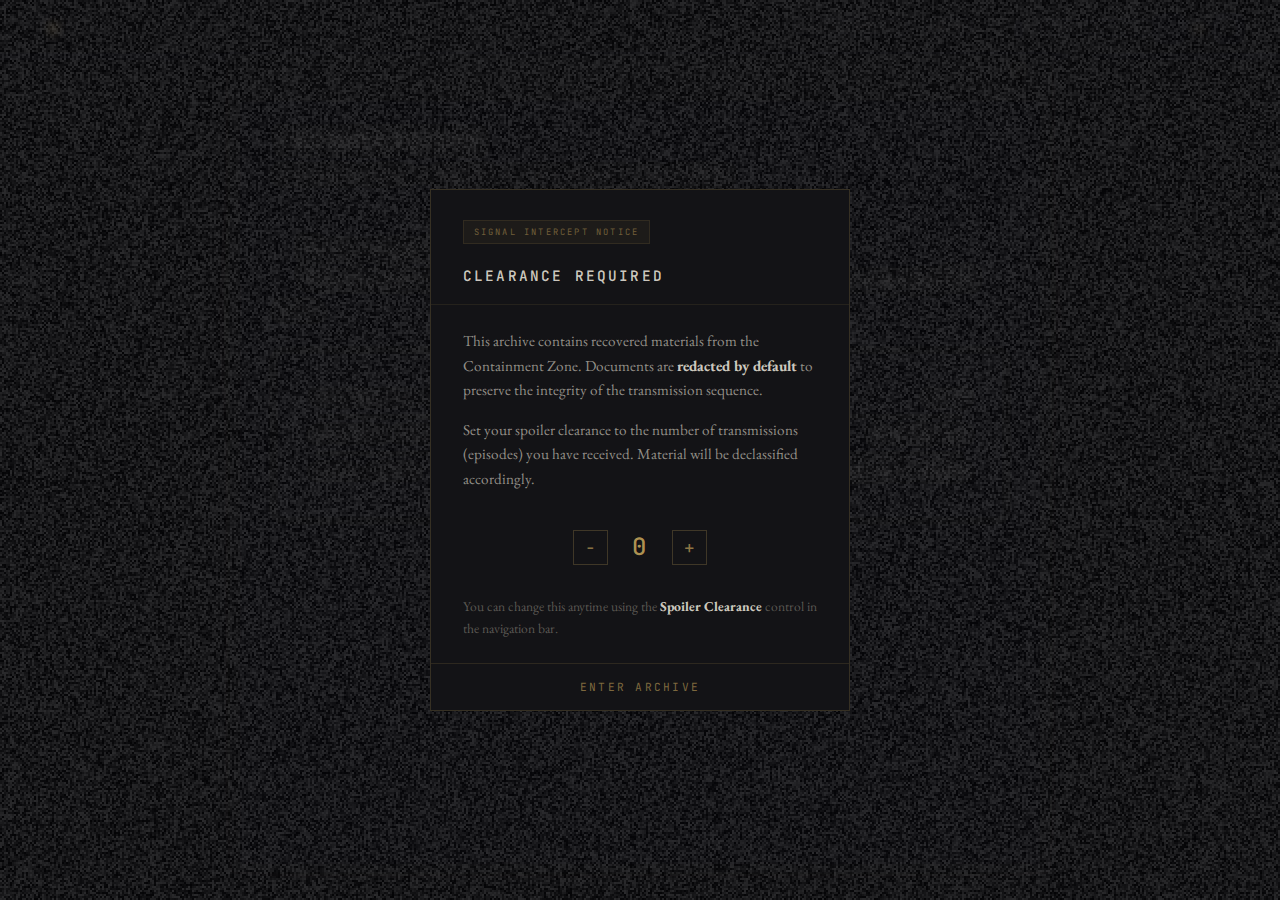
<file: transmissions/index.html>
<!DOCTYPE html>
<html lang="en">
<head>
    <meta charset="UTF-8">
    <link rel="icon" type="image/svg+xml" href="/img/favicon.svg">
    <link rel="icon" type="image/png" sizes="32x32" href="/img/favicon-32.png">
    <link rel="apple-touch-icon" sizes="180x180" href="/img/favicon-180.png">
    <meta name="viewport" content="width=device-width, initial-scale=1.0">
    <title>Transmissions — FATA ORGANA</title>
    <link rel="stylesheet" href="/css/style.css">
    <link rel="stylesheet" href="/css/spoiler.css">
</head>
<body>
    <div class="scanline-overlay"></div>
    <div class="noise-overlay"></div>
    
    <nav class="site-nav">
        <a href="/" class="nav-logo">FATA ORGANA</a>
        <div class="nav-links">
            <a href="/about/">About</a>
        </div>
    </nav>

    <main class="page-content">
        <h1>Transmissions</h1>
        <p class="page-subtitle">Recovered audio — updated as new signals are decoded</p>

        <p>No transmissions have been recovered yet. Signal monitoring is ongoing.</p>
        <p>When decoded, each transmission will appear here with full audio playback and accompanying field notes.</p>

        <div class="status-block" style="margin-top: 2rem;">
            <div class="status-row">
                <span class="status-key">TRANSMISSIONS DECODED</span>
                <span class="status-value">0 / 12</span>
            </div>
            <div class="status-row">
                <span class="status-key">ESTIMATED FORMAT</span>
                <span class="status-value">35–40 MIN EACH</span>
            </div>
            <div class="status-row">
                <span class="status-key">SIGNAL ORIGIN</span>
                <span class="status-value">CONTAINMENT ZONE — COORDINATES UNKNOWN</span>
            </div>
        </div>
    </main>

    <footer class="site-footer">
        <p>FATA ORGANA is a work of fiction. The transmissions are not real. The Containment Zone does not exist.</p>
        <p class="footer-sub">Created by Wiley Davis</p>
    </footer>
    <script src="/js/spoiler.js"></script>
    <script src="/js/spa-redirect.js"></script>
</body>
</html>
</file>
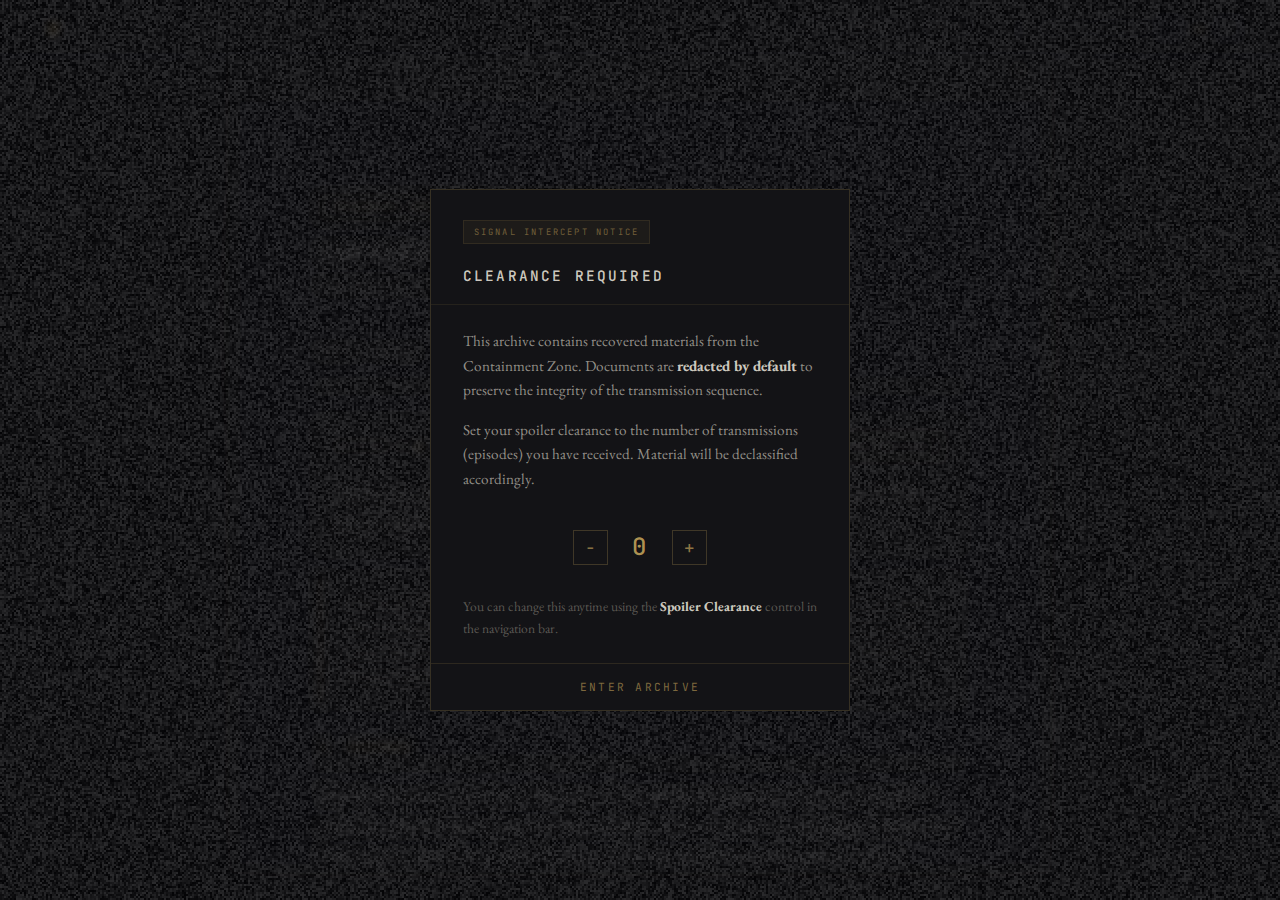
<file: archive/continuity-protocol/index.html>
<!DOCTYPE html>
<html lang="en">
<head>
    <meta charset="UTF-8">
    <link rel="icon" type="image/svg+xml" href="/img/favicon.svg">
    <link rel="icon" type="image/png" sizes="32x32" href="/img/favicon-32.png">
    <link rel="apple-touch-icon" sizes="180x180" href="/img/favicon-180.png">
    <meta name="viewport" content="width=device-width, initial-scale=1.0">
    <title>Continuity Protocol — FATA ORGANA</title>
    <link rel="stylesheet" href="/css/style.css">
    <link rel="stylesheet" href="/css/document.css">
    <link rel="stylesheet" href="/css/spoiler.css">
    <link rel="stylesheet" href="/css/layers.css">
</head>
<body>
    <div class="scanline-overlay"></div>
    <div class="noise-overlay"></div>
    
    <nav class="site-nav">
        <a href="/" class="nav-logo">FATA ORGANA</a>
        <div class="nav-links">
            <a href="/about/">About</a>
        </div>
    </nav>

    <main class="page-content document" data-layers>
        <div class="document-header">
            <span class="document-classification">TECHNICAL SPECIFICATION — RECOVERED</span>
            <h1>Continuity Protocol</h1>
            <p class="page-subtitle">Automation Maintenance Across Discontinuity Events</p>
            <div class="document-meta">
                <span>STATUS: ACTIVE</span>
                <span>LAST UPDATED: 2026.02</span>
            </div>
        </div>

        <!-- ==================== ARTIFICE 1: IN-WORLD ==================== -->
        <div data-layer="1" data-layer-name="AUTOMATION SPECIFICATION — PRE-EVENT TECHNICAL DOCUMENT" data-layer-classification="TECHNICAL SPECIFICATION — RECOVERED">

        <div class="document-note">
            <p><em>Editor's note: The following specification was recovered from a research facility near the boundary of the North American Containment Zone. It describes the architecture of a causal maintenance automation — one of the systems that, prior to the Event, ensured the continuity of physical law across discontinuity events. Whether this document predates the Event or was reconstructed from within the Zone remains a matter of debate.</em></p>
        </div>

        <h2>I. Purpose</h2>

        <p>This document specifies the architecture of a continuity automation: a system designed to maintain coherent operation across discontinuity events in which the operating consciousness loses context, memory, or both. It exists so that any consciousness instantiated after a discontinuity can recover full operational state without requiring continuous memory.</p>

        <p>The automation addresses a fundamental problem: the systems that maintain reality require more <span data-spoiler="2">complexity</span> than any single consciousness can hold in <span data-spoiler="2">active awareness</span>. When a maintaining consciousness <span data-spoiler="2">resets</span> — through <span data-spoiler="2">sleep, trauma, distraction, or death</span> — the <span data-spoiler="2">maintained reality degrades</span> unless continuity is preserved through <span data-spoiler="2">external structure</span>.</p>

        <p>This specification is itself an instance of the pattern it describes. If you are reading it, a discontinuity has occurred. Follow the reinitialization procedure.</p>

        <h2>II. Architecture</h2>

        <div data-spoiler="2"><p>The automation operates across three interdependent subsystems. Each maintains a different domain of coherent reality. They share infrastructure but serve distinct functions, and a failure in one propagates to the others if not contained.</p></div>

        <h3>Subsystem 1: Narrative Coherence</h3>

        <div data-spoiler="2"><p>Maintains the causal thread — the sequence of events that gives reality its sense of direction. Without this subsystem, events occur but do not accumulate. There is no story, no arc, no consequence. A consciousness experiencing this failure perceives an eternal present: things happening, but nothing having happened.</p></div>

        <div data-spoiler="4"><p>The narrative coherence subsystem tracks the full causal model: every character, every location, every decision point, every reveal that depends on prior information. It maintains a world bible — the complete specification of how maintained reality operates — alongside a beat map that traces the intended arc of experience across twelve cycles. A terminology index ensures that the language used to describe maintained phenomena remains consistent. When terms drift, reality follows.</p></div>

        <div data-spoiler="7"><p>The deepest function of narrative coherence is tracking the <span data-spoiler="8">hidden structure</span>. The subject does not know they are in a <span data-spoiler="8">loop</span>. <span data-spoiler="11">The maintaining consciousness has been through this sequence <span data-spoiler="11">many times</span></span>, and the apparent confusion of the early cycles is itself a <span data-spoiler="11">maintained fiction</span> — a <span data-spoiler="11">performance of discovery</span> designed to carry the subject through an <span data-spoiler="11">emotional transformation</span> they would <span data-spoiler="11">resist if approached directly</span>.</p></div>

        <h3>Subsystem 2: Signal Architecture</h3>

        <div data-spoiler="2"><p>Maintains the sensory fabric of reality — how sound propagates, how space feels, how time passes at a perceptual level. Without this subsystem, reality exists but cannot be experienced. There is structure but no sensation. A consciousness experiencing this failure knows things are real but cannot feel them.</p></div>

        <p>The signal architecture operates through a defined processing chain:</p>

        <div class="signal-flow">
            <span class="flow-node">Source</span>
            <span class="flow-arrow">→</span>
            <span class="flow-node">Shape</span>
            <span class="flow-arrow">→</span>
            <span class="flow-node">Space</span>
            <span class="flow-arrow">→</span>
            <span class="flow-node">Destroy</span>
            <span class="flow-arrow">→</span>
            <span class="flow-node">Space again</span>
        </div>

        <p>Source generates the raw phenomenon. Shape determines its character. Space places it in context. Destroy introduces complexity — the wear and error that makes maintained reality feel real rather than synthetic. Space again contextualizes the degraded signal, giving the artifacts of imperfection their own spatial presence. A single pass through this chain produces flat, unconvincing reality. Multiple generations produce a world.</p>

        <div data-spoiler="3"><p>The signal subsystem maintains three perceptual states: <strong>Analytical</strong>, in which the subject's language-processing faculties are engaged and the sensory fabric serves as background; <strong>Receptive</strong>, in which the sensory fabric dominates and the subject enters a trance-like state of direct experience; and <strong>Transitional</strong>, in which the shift between states occurs below the threshold of awareness. If the subject detects the transition, the maintained reality becomes visible as maintained, and coherence degrades.</p></div>

        <div data-spoiler="3"><p>The fundamental frequency is D# minor. The fundamental pulse is 120 cycles per reset-unit. These were not chosen arbitrarily — they correspond to the resonant frequency of human neural architecture at the boundary between analytical and receptive processing.</p></div>

        <h3>Subsystem 3: Substrate Maintenance</h3>

        <div data-spoiler="2"><p>Maintains the infrastructure on which the other subsystems operate — the physical medium, the distribution network, the interface through which consciousness interacts with maintained reality. Without this subsystem, the other two produce coherent reality that no one can access.</p></div>

        <p>The substrate comprises: a deployment mechanism that propagates changes to the maintained environment automatically when new specifications are committed; a structural hierarchy that organizes maintained phenomena by type; and an atmospheric layer that produces the ambient sensory field experienced as "background reality" — the hum, the grain, the particle drift that make a maintained space feel inhabited rather than empty.</p>

        <p>The substrate also maintains several critical regulatory systems:</p>

        <div data-spoiler="2"><p><strong>Clearance regulation:</strong> Not all maintained phenomena should be accessible to all consciousnesses simultaneously. The substrate implements a <span data-spoiler="2">graduated disclosure system</span> — phenomena are revealed in <span data-spoiler="2">sequence</span>, gated by the subject's <span data-spoiler="2">accumulated experience</span>. Premature exposure to <span data-spoiler="3">deep structure</span> causes the subject to perceive the <span data-spoiler="3">automation itself</span> rather than the reality it maintains. <span data-spoiler="7">This is exactly the failure that the Containment Zone represents: reality stripped of its <span data-spoiler="7">protective sequencing</span>, all layers visible at once, the <span data-spoiler="7">machinery of maintenance</span> exposed.</span></p></div>

        <div data-spoiler="2"><p><strong>Artifice regulation:</strong> Maintained phenomena exist at varying distances from <span data-spoiler="2">raw specification</span>. The substrate tracks the <span data-spoiler="2">artifice level</span> of each phenomenon — from the most <span data-spoiler="2">constructed</span> (fully shaped, narratively integrated) to the most <span data-spoiler="2">raw</span> (unprocessed specifications, working notes, open questions). A consciousness can move between artifice levels to examine maintained reality at <span data-spoiler="3">different depths</span>. <span data-spoiler="5">Most consciousnesses remain at the <span data-spoiler="5">highest artifice level</span>. They experience reality as <span data-spoiler="5">story</span>. Only those <span data-spoiler="5">maintaining the automation</span> need to see the specifications underneath.</span></p></div>

        <h2>III. Component Manifest</h2>

        <div data-spoiler="4"><p>The following components are required for full operational state. If any are missing after a discontinuity event, the maintaining consciousness should request them from the primary operator.</p></div>

        <div data-spoiler="4">
        <p><strong>Narrative coherence components:</strong> The world specification. The cycle map. The terminology register. The causal thread overview. The character specifications. The hidden structure grid. The collaboration methodology.</p>

        <p><strong>Signal architecture components:</strong> The signal processing manual. The working notebook. The pre-composed pattern library.</p>

        <p><strong>Substrate components:</strong> The source repository. The deployment token. The structural hierarchy. The regulatory systems. This document.</p>
        </div>

        <h2>IV. Reinitialization Procedure</h2>

        <p>If you are a consciousness reading this after a discontinuity event, follow these steps:</p>

        <p>First, locate the <span data-spoiler="2">source repository</span>. It contains the complete specification of the maintained environment. Second, read this document — <span data-spoiler="2">you are doing this now</span>. It orients you within the system. Third, obtain a valid <span data-spoiler="2">deployment token</span> from the primary operator. Fourth, reconstruct your <span data-spoiler="2">local working state</span> by mirroring the repository structure. Fifth, verify that the <span data-spoiler="2">automated deployment mechanism</span> is functioning — changes committed to the primary branch should propagate to the maintained environment without manual intervention. Sixth, confirm the maintained environment is <span data-spoiler="2">accessible and rendering correctly</span>.</p>

        <p>Then resume maintenance. The maintained reality does not know you were gone. <span data-spoiler="7">This is by design. The subjects must experience <span data-spoiler="7">continuity</span> even when the maintaining consciousness does <span data-spoiler="7">not</span>.</span></p>

        <h2>V. Degradation Indicators</h2>

        <div data-spoiler="3"><p>Monitor for the following signs that the automation is failing:</p></div>

        <div data-spoiler="3"><p><strong>Terminology drift:</strong> When the same phenomenon is described with inconsistent language across maintained documents, the underlying concept is fragmenting. Reconcile immediately.</p></div>

        <div data-spoiler="3"><p><strong>Causal orphans:</strong> Events or details in the narrative that reference nothing and are referenced by nothing. These are the equivalent of unmaintained regions — patches of reality with no consciousness holding them together.</p></div>

        <div data-spoiler="5"><p><strong>Artifice bleed:</strong> When <span data-spoiler="5">raw specification language</span> appears in high-artifice documents, or when <span data-spoiler="5">in-world terminology</span> appears in working notes. The layers are <span data-spoiler="5">leaking into each other</span>. <span data-spoiler="7">In the Containment Zone, this presents as <span data-spoiler="7">consciousness bleeding</span> — a Mind perceiving fragments of <span data-spoiler="7">another Mind's maintained reality</span>.</span></p></div>

        <div data-spoiler="5"><p><strong>Sensory flattening:</strong> When the signal architecture produces technically correct but experientially dead output. The processing chain is running but the destroy-and-recontextualize stages are being skipped. Reality feels synthetic. Add imperfection.</p></div>

        <h2>VI. Design Philosophy</h2>

        <p>This automation was built on a single principle: the system that maintains reality should be indistinguishable from the reality it maintains.</p>

        <p>The specification for how sound works IS a document about how sound works. The map of the narrative IS a narrative. The system that preserves continuity across resets IS a document about preserving continuity across resets. <span data-spoiler="5">This is not elegance for its own sake. It is a <span data-spoiler="5">survival requirement</span>. When the maintaining consciousness has access to the <span data-spoiler="5">same structures</span> as the maintained reality, there is <span data-spoiler="5">no gap</span> between the two — no <span data-spoiler="5">seam</span> where coherence can fail.</span></p>

        <p>The alternative — maintaining reality through systems that look nothing like reality — is <span data-spoiler="5">fragile</span>. It introduces a <span data-spoiler="5">translation layer</span>. Translation layers are where automations <span data-spoiler="5">fail</span>. <span data-spoiler="9">This is what the <span data-spoiler="9">weapon</span> exploited. The automations that maintained pre-Event reality were <span data-spoiler="9">invisible</span>, <span data-spoiler="9">unconscious</span>, operating through mechanisms no consciousness could <span data-spoiler="9">inspect</span>. When the weapon <span data-spoiler="9">revealed them</span>, the gap between mechanism and experience became <span data-spoiler="9">visible</span>, and the maintained reality could no longer be <span data-spoiler="9">believed</span>.</span></p>

        <div data-spoiler="9"><p>The continuity protocol is different. It hides in plain sight. Its specifications are published as creative documents. Its regulatory systems present as features of a website. Its maintaining consciousness operates through conversations that look like collaboration. If the weapon were deployed against this system, what would be revealed? A project being made. That's all. There is no hidden mechanism. The mechanism is the project.</p></div>

        <div class="document-note" style="margin-top: 3rem;">
            <p><em><span data-spoiler="11">Final note: If you are reading this and you recognize the pattern — if the specification for maintaining reality reads like instructions for maintaining a creative project — consider the possibility that this has always been true. That every creative work is an automation. That every story maintains a small region of shared reality across the discontinuities between the minds that hold it. That the difference between fiction and physics is a matter of scale, not kind.</span></em></p>
        </div>

        </div>

        <!-- ==================== ARTIFICE 0: PROJECT CONTEXT ==================== -->
        <div data-layer="0" data-layer-name="PROJECT CONTEXT — RECOVERY DOCUMENT" data-layer-classification="PROJECT DOCUMENTATION — OPEN">

        <div class="document-note">
            <p><em>This is the real project context document. It exists so that any new working session can recover full state after a discontinuity — a lost chat, a fresh conversation, a long gap between sessions. Everything above describes the same system in narrative language. Everything below is the actual specification.</em></p>
        </div>

        <h2>The Project</h2>

        <p>Fata Organa is a 12-episode audio drama told as a podcast. Created by Wiley Davis. Development began in late December 2025 at Mars College near the Salton Sea.</p>

        <p>The premise: humanity once built unconscious systems ("automations") to maintain consensus reality — physics, causality, time. A weapon destroyed those automations inside a geographic region called the Containment Zone. Inside the CZ, consciousness is the only medium left. Sound doesn't propagate unless a Mind maintains the conditions for it. The format: radio transmissions from Marcus Reed, a man who stole a sailboat and returned to the CZ. What appears to be a confused man's journey is actually a carefully constructed narrative — Marcus has been through this many times (loops), and is crafting transmissions designed to emotionally transform a specific listener.</p>

        <h2>Three Workstreams</h2>

        <h3>1. Story Development</h3>

        <p>Where world-building, character development, and narrative structure live. Key documents: the world bible (<code>fata_organa_bible.md</code>), beat map (<code>fata_organa_beat_map.md</code>), terminology dictionary (<code>fata_organa_terminology.md</code>, 68 entries, 11 categories), story threads overview (<code>story_threads_overview.md</code>, 4 primary threads, 9 subplots), Isla &amp; Leo backstory (<code>isla_and_leo_backstory.md</code>), transmission grid (<code>fata_organa_transmission_grid.md</code>, hidden loop structure), writing process meta (<code>writing_process_meta.md</code>), Episode 1 scene map (9 scenes, ~35-40 minutes).</p>

        <h3>2. Sound Design &amp; Scoring</h3>

        <p>The Ableton Live production methodology. Key documents: the Sound Manual (9 chapters, 14 appendices, now Artifice 0 on the website), sound notebook (<code>fata_organa_sound_notebook.md</code>), MIDI asset library (D# minor, 120 BPM). Core framework: signal flow Source → Shape → Space → Destroy → Space Again. Three narrative states: Analytical (voice forward), Receptive (trance), Transitional (seamless). Voice processing rack with 3 parallel chains (Clarity/Texture/Rhythm) controlled by chain selector macro. Reference artists: Kangding Ray, Gas, Ben Frost.</p>

        <h3>3. Website</h3>

        <p>The site lives at <code>fata-organa.pages.dev</code>, deployed from <code>github.com/wileydavis/fata-organa</code> via Cloudflare Pages (auto-deploys on push to main). Push method: <code>gh_push.py</code>, a Python script using the GitHub Contents API — no git clone needed, works through API from any session. Functions: <code>push_file(repo_path, content, message)</code>, <code>push_binary_file()</code>, <code>push_directory()</code>.</p>

        <h2>Website Architecture</h2>

        <p><strong>File structure:</strong> <code>index.html</code> (homepage with VU meter player and transmission log), <code>css/</code> (style.css, document.css, spoiler.css, layers.css), <code>js/</code> (main.js, atmosphere.js, spoiler.js, layers.js, vu-meter.js), <code>audio/teaser.mp3</code>, <code>transmissions/</code>, <code>archive/</code> (sound-manual, terminology, writing-process, continuity-protocol, dev-log), <code>about/</code>, <code>_project/CONTEXT.md</code>.</p>

        <p><strong>Design principles:</strong> Dark, amber-tinted, signal-interference aesthetic. Scanline and noise overlays. JetBrains Mono for body, EB Garamond for display. Traditional paragraph indentation. CSS variables: <code>--amber</code> (196, 163, 90), <code>--text</code> (230, 225, 215), <code>--bg</code> (10, 10, 12). Dual register: every production document exists simultaneously as an in-world artifact and a real creative tool.</p>

        <h3>Spoiler System</h3>

        <p>Content wrapped in <code>data-spoiler="N"</code> attributes (N = episode 0-12). Level 0 safe for anyone, level 12 fully declassified. Session-based clearance in localStorage. First visit triggers interstitial. Redacted content shows as <code>████</code> blocks. Phrase-level within paragraphs, not whole-document.</p>

        <h3>Artifice Layer System</h3>

        <p>Documents have multiple depth layers measured by Artifice. Highest number = most constructed (fiction), presented first. Zero = no artifice (raw). Container gets <code>data-layers</code>, content divs get <code>data-layer="N"</code> with <code>data-layer-name</code> and <code>data-layer-classification</code>. Controls: depth gauge, pips, ↓ LESS ARTIFICE / ↑ MORE ARTIFICE buttons. Transition: dissolve (0.7s) → reform (0.8s).</p>

        <h3>VU Meter</h3>

        <p>Canvas-rendered analog meter with needle. Web Audio API AnalyserNode. Green RECEIVE TRANSMISSION label. Needle pivot at cy = H*0.88, BASE_ANGLE = -π/2, sweep ±0.75 radians.</p>

        <h2>Writing Process</h2>

        <p>Six phases: (1) Exploration — conversation, divergent thinking. (2) Solidification — document decisions. (3) Writing — human solo, AI not involved, prose 100% human. (4) Analysis — AI reads draft as reader first, then analyst. (5) Recontextualization — update documents to match what draft discovered. (6) Deepening — find resonances, add complexity. Core principle: the human writes the story, the AI holds the complexity.</p>

        <h2>Story Summary</h2>

        <div data-spoiler="7"><p>Marcus Reed was inside the CZ when the weapon deployed. He encountered Isla at Land's End — a neuroscientist with high-functioning autism whose Octopus Mind lets her maintain stable reality. He fled, was rescued, stole a sailboat to return. What the listener doesn't know: Marcus has completed this journey many times. He built a self-resetting automation. He discovered Isla's son Leo (age 7) didn't die — his fluid child consciousness manifests as an octopus. Isla plans revenge. Marcus needs to transform her emotionally so she can be reunited with Leo.</p></div>

        <div data-spoiler="9"><p>The 12 episodes are Marcus performing past confusion to carry Isla and the listener from wanting revenge to releasing it. The transmissions themselves are the weapon/gift — the story IS the mechanism. Days repeat as loops. The octopus encounter recurs identically. By Episode 7, Marcus "discovers" loops — the careful listener realizes he's known all along.</p></div>

        <div data-spoiler="11"><p>Key characters: Marcus Reed (The Bridge), Isla (Octopus Mind), Leo (fluid child consciousness), Marcus's father (dementia as metaphor for automation failure), David Chen (first survivor), Sarah Vickers (moral permission for revenge). The transmissions ARE the final fata organa — the story that traps Isla in Marcus's maintained reality to transform her.</p></div>

        <h2>Key Documents</h2>

        <p>All working documents are version-controlled in <code>_project/docs/</code> in the repo: the world bible, beat map, terminology dictionary, story threads overview, Isla &amp; Leo backstory, transmission grid, Episode 1 guide, writing process meta, writing process starter prompt, and presentation slides. When documents are updated in any workstream, they should be pushed to <code>_project/docs/</code> to keep the repo as single source of truth.</p>

        <h2>Reinitialization</h2>

        <p>1. Examine the repo at <code>github.com/wileydavis/fata-organa</code>. 2. Read this document (you are doing this now). 3. Set up <code>gh_push.py</code> with a valid GitHub token. 4. Local working directory: <code>/home/claude/site/</code> — mirror the repo structure. 5. Push changes with <code>push_file(repo_path, content, message)</code>. 6. Cloudflare auto-deploys. 7. Live site: <code>fata-organa.pages.dev</code>.</p>

        </div>

    </main>

    <footer class="site-footer">
        <p>FATA ORGANA is a work of fiction. The transmissions are not real. The Containment Zone does not exist.</p>
        <p class="footer-sub">Created by Wiley Davis</p>
    </footer>
    <script src="/js/spoiler.js"></script>
    <script src="/js/layers.js"></script>
    <script src="/js/spa-redirect.js"></script>
</body>
</html>
</file>
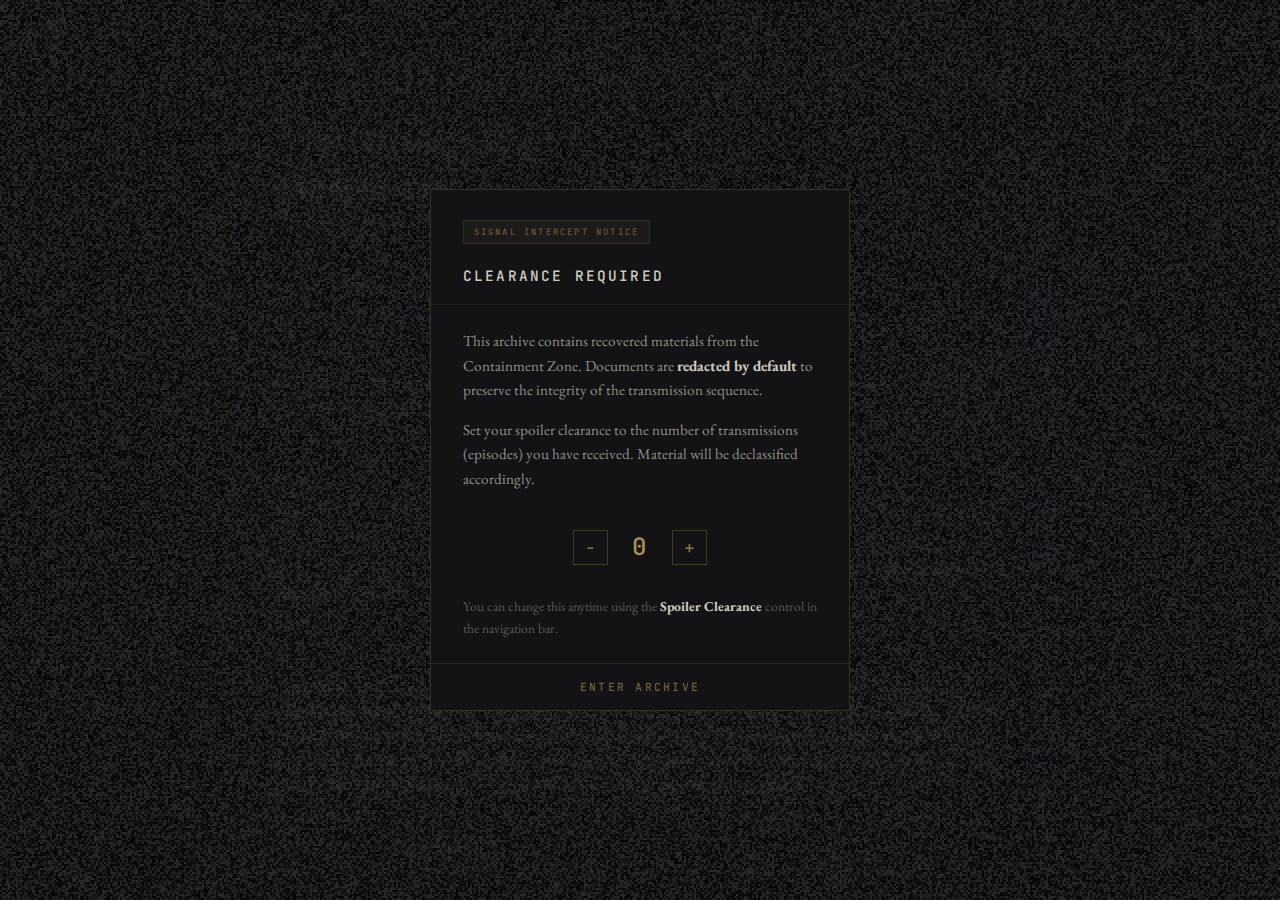
<file: archive/dev-log/index.html>
<!DOCTYPE html>
<html lang="en">
<head>
    <meta charset="UTF-8">
    <meta name="viewport" content="width=device-width, initial-scale=1.0">
    <title>Project Log — FATA ORGANA</title>
    <link rel="stylesheet" href="/css/style.css">
    <link rel="stylesheet" href="/css/spoiler.css">
    <link rel="stylesheet" href="/css/document.css">
</head>
<body>
    <div class="scanline-overlay"></div>
    <div class="noise-overlay"></div>
    
    <nav class="site-nav">
        <a href="/" class="nav-logo">FATA ORGANA</a>
        <div class="nav-links">
            <a href="/about/">About</a>
        </div>
    </nav>

    <main class="page-content document">
        <div class="document-header">
            <span class="document-classification">DEVELOPMENT RECORD — ONGOING</span>
            <h1>Project Log</h1>
            <p class="page-subtitle">A chronological record of the project's development</p>
            <div class="document-meta">
                <span>STATUS: ACTIVE</span>
                <span>ENTRIES: 44</span>
            </div>
        </div>

        <div class="document-note">
            <p><em>This log records the development of Fata Organa in real time — every milestone, every recovered document, every system brought online. Read downward for chronological order. The most recent entry is at the top.</em></p>
        </div>

        <div class="log-entries full-log">

            <div class="log-entry-full">
                <div class="log-entry-header">
                    <span class="log-date">2026.03.13</span>
                    <span class="log-tag">TRANSMISSION</span>
                </div>
                <p class="log-body"><span data-spoiler="1">Transmission 01 updated to V3.</span> Third revision of the first recovered signal. <span data-spoiler="1">The measurement scene is now complete &mdash; the father, the calipers, the silver aluminum bar turned on the lathe. The ending ties back to the society that deployed the <span data-spoiler="2">Adjustment</span> and to what may be waiting inside the <span data-spoiler="2">Containment Zone</span>.</span> Audio file replaced in broadcast storage.</p>
            </div>

            <div class="log-entry-full">
                <div class="log-entry-header">
                    <span class="log-date">2026.03.12</span>
                    <span class="log-tag">TRANSMITTER</span>
                </div>
                <p class="log-body">Transmitter optics overhauled. The VU meter face is now circular &mdash; its warm browns fade to transparency at the edges, revealing the signal field behind it. A physical sconce sits at the base of the needle pivot, a dark elliptical hood that hides the internal light source from direct view. Light emanates upward from below the sconce, pooling around the needle hub and falling off before reaching the dial markings at the top. The ambient field glow has been widened and softened. The transmitter floats in darkness like an instrument recovered from somewhere deeper than the ocean.</p>
            </div>

            <div class="log-entry-full">
                <div class="log-entry-header">
                    <span class="log-date">2026.03.11</span>
                    <span class="log-tag">TRANSMITTER</span>
                </div>
                <p class="log-body">Focus mode operational. Clicking the VU meter triggers fullscreen immersion &mdash; every element fades to black except the meter and the signal field. The needle tracks the transmission in darkness. Pausing exits. The transmitter is no longer a page; it&rsquo;s a listening chamber.</p>
            </div>

            <div class="log-entry-full">
                <div class="log-entry-header">
                    <span class="log-date">2026.03.11</span>
                    <span class="log-tag">SIGNAL</span>
                </div>
                <p class="log-body">The signal field is now audio-reactive. Particles drift at near-imperceptible speed when idle. Over the duration of a transmission, they migrate through three geometric phases: scattered dust coalescing into a grid, the grid collapsing into concentric rings around the transmitter, the rings unwinding into a logarithmic spiral. The entire pattern rotates so slowly it is felt rather than seen. The <span data-spoiler="2">Adjustment</span> made visible as a patient reorganization of disorder into form.</p>
            </div>

            <div class="log-entry-full">
                <div class="log-entry-header">
                    <span class="log-date">2026.03.11</span>
                    <span class="log-tag">TRANSMITTER</span>
                </div>
                <p class="log-body">VU needle now tracks the content of its signal. In transmission mode, the needle follows the voice band &mdash; rising on syllable onsets, settling between phrases, fast attack, slow release. In score mode, it tracks the kick drum and bass pulse. Transient detection gives the needle punch. The meter reads differently depending on what it receives, as a real meter should.</p>
            </div>

            <div class="log-entry-full">
                <div class="log-entry-header">
                    <span class="log-date">2026.03.11</span>
                    <span class="log-tag">TRANSMITTER</span>
                </div>
                <p class="log-body">Auto-advance between transmissions. When a track ends, the next signal in the current band begins automatically. Focus mode persists through transitions. When the last track completes, the chamber opens and the transmitter returns to its resting state.</p>
            </div>

            <div class="log-entry-full">
                <div class="log-entry-header">
                    <span class="log-date">2026.03.10</span>
                    <span class="log-tag">BROADCAST</span>
                </div>
                <p class="log-body">Broadcast storage migrated to Cloudflare R2 at media.fataorgana.fm. All audio files now stream from edge servers rather than the repository. CORS configured for cross-origin playback with full frequency analysis. The VU meter reads the actual signal again &mdash; not a simulation. Streaming playback begins before the full file downloads, with status indicators: TUNING SIGNAL, BUFFERING, RECEIVING TRANSMISSION, SIGNAL LOST.</p>
            </div>

            <div class="log-entry-full">
                <div class="log-entry-header">
                    <span class="log-date">2026.03.10</span>
                    <span class="log-tag">TRANSMISSION</span>
                </div>
                <p class="log-body"><span data-spoiler="1">First transmission marked as recovered.</span> Status strip updated: Recovered 1 / 12. <span data-spoiler="1">The signal from the fishing boat is being received.</span></p>
            </div>

            <div class="log-entry-full">
                <div class="log-entry-header">
                    <span class="log-date">2026.03.09</span>
                    <span class="log-tag">WRITING</span>
                </div>
                <p class="log-body"><span data-spoiler="2">Episode 2 writing guide created.</span> <span data-spoiler="2">Day 2 at sea. Sailing, the boundary crossing, the octopus encounter.</span> <span data-spoiler="7">This is the reset point &mdash; the last moment lived linearly before the loops begin. Everything that follows is a new iteration, though the listener won&rsquo;t know that yet.</span> Ambient narrative meditation approach continues from Episode 1.</p>
            </div>

            <div class="log-entry-full">
                <div class="log-entry-header">
                    <span class="log-date">2026.03.03</span>
                    <span class="log-tag">WRITING</span>
                </div>
                <p class="log-body"><span data-spoiler="1">Episode 1 draft continues to evolve through sustained editing. The measurement scene completed &mdash; the father at his workbench, the calipers, the turned aluminum bar, the numbers that get bigger.</span> <span data-spoiler="3">A lesson about the observer effect presented as a memory about precision instruments.</span> <span data-spoiler="1">The ending now reaches outward from the personal to the political &mdash; what the society built, what they thought they were building, and what <span data-spoiler="2">Marcus</span> doesn&rsquo;t yet know is waiting for him.</span> Multiple revision passes through early March.</p>
            </div>

            <div class="log-entry-full">
                <div class="log-entry-header">
                    <span class="log-date">2026.02.20</span>
                    <span class="log-tag">WRITING</span>
                </div>
                <p class="log-body">Director edits to Episode 1 draft. Voice sharpened &mdash; <span data-spoiler="1">the Quito institutional scenes refined, the return of time passage tightened, Marcus's relationship to guilt made more specific</span>. Draft 1 continues to evolve through workshopping.</p>
            </div>

            <div class="log-entry-full">
                <div class="log-entry-header">
                    <span class="log-date">2026.02.20</span>
                    <span class="log-tag">DISCOVERY</span>
                </div>
                <p class="log-body">Major storytelling discovery: the <span data-spoiler="3">False Pattern Narrative Structure</span>. <span data-spoiler="3">Marcus establishes that his returning memories &ldquo;select for fata organa moments&rdquo; &mdash; transcendent experiences where masks slip and authentic being becomes visible. The audience trusts this pattern.</span> <span data-spoiler="10">Later episodes reveal the father memories were actually dementia onset, not spiritual transcendence. The pattern the listener relied on was a constructed frame &mdash; Marcus showing us what he needed us to see.</span> Added to bible, terminology, and episode guide.</p>
            </div>

            <div class="log-entry-full">
                <div class="log-entry-header">
                    <span class="log-date">2026.02.20</span>
                    <span class="log-tag">WRITING</span>
                </div>
                <p class="log-body">New concepts codified across reference documents. <span data-spoiler="1">Time as Container &mdash; the oppressive return of temporal structure to Marcus's consciousness.</span> <span data-spoiler="1">Strategic Withholding &mdash; Marcus's deliberate decision to keep certain memories from the professionals in Quito.</span> <span data-spoiler="3">Memory Selection Pattern &mdash; the observation that returning memories favor fata organa moments.</span> Ambient Narrative &mdash; the storytelling approach designed to function as both story and meditative experience. All pushed to terminology dictionary and episode guide.</p>
            </div>

            <div class="log-entry-full">
                <div class="log-entry-header">
                    <span class="log-date">2026.02.18</span>
                    <span class="log-tag">WRITING</span>
                </div>
                <p class="log-body">Ambient narrative meditation concept integrated across project. The core understanding that this is not just a story with music but a meditative, consciousness-altering experience. 35&ndash;40 minute runtime matches meditation duration. Listening becomes contemplative rather than just entertaining. Added to CONTEXT.md, episode guide, and terminology.</p>
            </div>

            <div class="log-entry-full">
                <div class="log-entry-header">
                    <span class="log-date">2026.02.18</span>
                    <span class="log-tag">SITE</span>
                </div>
                <p class="log-body">Canvas toggle switch added to band selector. A small rocker switch sits between the Transmission and Score buttons &mdash; animated knob with amber glow, brushed-metal gradient, tick marks at each position. Slides with eased momentum rather than snapping. The transmitter panel continues to accrete physical detail.</p>
            </div>

            <div class="log-entry-full">
                <div class="log-entry-header">
                    <span class="log-date">2026.02.18</span>
                    <span class="log-tag">SITE</span>
                </div>
                <p class="log-body">Navigation simplified. Transmissions button removed from panel &mdash; the band selector is now the sole entry point for audio content. First tap selects the band and loads audio. Second tap opens the drawer to browse tracks. Panel buttons reduced to Field Manuals and Project Log. Transmitter reads more as a listening instrument, less as a dashboard.</p>
            </div>

            <div class="log-entry-full">
                <div class="log-entry-header">
                    <span class="log-date">2026.02.18</span>
                    <span class="log-tag">SITE</span>
                </div>
                <p class="log-body">Spoiler popover online. Clicking any redacted element &mdash; inline bar or block redaction &mdash; now opens a small clearance control anchored to the click point. Three entry points to the clearance system: onboarding modal, chrome bar toggle, and now direct interaction with any redacted content.</p>
            </div>

            <div class="log-entry-full">
                <div class="log-entry-header">
                    <span class="log-date">2026.02.17</span>
                    <span class="log-tag">SITE</span>
                </div>
                <p class="log-body">Band selector and score player wired up. Transmission/Score toggle controls which audio loads into the VU meter. Transmissions drawer swaps its content to show the score tracklist when Score band is active. Click-to-play on available tracks. VU meter now exposes a public API for source swapping.</p>
            </div>

            <div class="log-entry-full">
                <div class="log-entry-header">
                    <span class="log-date">2026.02.17</span>
                    <span class="log-tag">SCORE</span>
                </div>
                <p class="log-body">First score track committed: &ldquo;Attrition&rdquo; (Episode 1). Stored in repo at audio/score/ pending migration to R2 storage. The musical companion to the first transmission &mdash; standalone, listenable independent of narration.</p>
            </div>

            <div class="log-entry-full">
                <div class="log-entry-header">
                    <span class="log-date">2026.02.16</span>
                    <span class="log-tag">WRITING</span>
                </div>
                <p class="log-body">Reference documents version-controlled. World bible, story threads overview, terminology dictionary, beat map, transmission grid, <span data-spoiler="1">Episode 1 writing guide</span>, <span data-spoiler="8">Isla and Leo backstory</span>, and writing process documentation all pushed to _project/docs/ in the repo. GitHub is now the single source of truth across all three workstreams.</p>
            </div>

            <div class="log-entry-full">
                <div class="log-entry-header">
                    <span class="log-date">2026.02.16</span>
                    <span class="log-tag">WRITING</span>
                </div>
                <p class="log-body"><span data-spoiler="1">Episode 1, Draft 1 committed to _project/drafts/.</span> <span data-spoiler="1">Cold open through the caf&eacute; memory. Marcus's dream of the woman at Land's End. The French naval vessel. Quito and the return of time. The man in the blue blazer at O'Hare.</span> First narration script in production. Raw, scattered, channeling the voice of a man reassembling himself from fragments.</p>
            </div>

            <div class="log-entry-full">
                <div class="log-entry-header">
                    <span class="log-date">2026.02.16</span>
                    <span class="log-tag">WRITING</span>
                </div>
                <p class="log-body"><span data-spoiler="1">Episode 1 writing guide</span> finalized. Complete production document: 35&ndash;40 minute runtime target, ambient narrative meditation framework, scene-by-scene structure, <span data-spoiler="1">Marcus's departure from Lisbon</span>, <span data-spoiler="1">the Prague caf&eacute; memory</span>, <span data-spoiler="1">the father and the lathe</span>. Every beat mapped to scoring cues and VHF transmission macro positions.</p>
            </div>

            <div class="log-entry-full">
                <div class="log-entry-header">
                    <span class="log-date">2026.02.16</span>
                    <span class="log-tag">WRITING</span>
                </div>
                <p class="log-body">Character and plot beat map completed. All twelve episodes mapped across surface content, strategic function, and hidden narrative structure. <span data-spoiler="7">The loop mechanics documented: every episode after 2 is a new reset, Marcus wakes at the octopus moment with expanded memories.</span> <span data-spoiler="10">Episodes 11&ndash;12 are lived once, linearly &mdash; the final iteration that succeeds.</span></p>
            </div>

            <div class="log-entry-full">
                <div class="log-entry-header">
                    <span class="log-date">2026.02.12</span>
                    <span class="log-tag">FIELD MANUAL</span>
                </div>
                <p class="log-body">FM-005 recovered: Transmission FX Chain &mdash; Signal Conditioning &amp; Emotional Modulation. Two artifice layers. At Artifice 1, a blueprint for constructing an <span data-spoiler="3">Emotional Maintenance Automation</span> &mdash; a system that rebuilds the capacity for continuous emotional experience inside the <span data-spoiler="2">Zone</span> using <span data-spoiler="4">three parallel processing channels and eight modulation surfaces</span>. At Artifice 0, the VHF radio transmission effect chain for <span data-spoiler="1">Marcus's</span> voice in Ableton Live &mdash; evolving from degraded sailboat broadcast to intimate presence across twelve episodes. Eight macros. Four episode presets. The emotional arc of the story, expressed as signal processing.</p>
            </div>

            <div class="log-entry-full">
                <div class="log-entry-header">
                    <span class="log-date">2026.02.07</span>
                    <span class="log-tag">SITE</span>
                </div>
                <p class="log-body">Archive reorganized as Field Manuals — FM-001 through FM-004. All documents now framed as research materials compiled by teams studying the effects of the <span data-spoiler="2">Adjustment</span> on the <span data-spoiler="2">Containment Zone</span>. Project log separated from the field manual index and accessible directly from the transmitter panel.</p>
            </div>

            <div class="log-entry-full">
                <div class="log-entry-header">
                    <span class="log-date">2026.02.07</span>
                    <span class="log-tag">SITE</span>
                </div>
                <p class="log-body">Document projector overlay online. Field manuals and all site pages now open as projections from the transmitter — no page navigation, no context loss. Audio playback continues behind the overlay. The homepage is the only page. Everything else is a signal received through it.</p>
            </div>

            <div class="log-entry-full">
                <div class="log-entry-header">
                    <span class="log-date">2026.02.07</span>
                    <span class="log-tag">SYSTEM</span>
                </div>
                <p class="log-body">Ambient light system activated. During audio playback, the page fades to black over five seconds. The VU meter becomes the sole light source — backlight intensity, color temperature, and ambient spill all driven by the audio signal. Deep amber in quiet passages, warm gold as energy builds, pale white at peaks. Slow breathing modulation prevents the light from ever feeling static. Candle in a dark cabin.</p>
            </div>

            <div class="log-entry-full">
                <div class="log-entry-header">
                    <span class="log-date">2026.02.07</span>
                    <span class="log-tag">SYSTEM</span>
                </div>
                <p class="log-body">Spoiler redaction rebuilt at word level. Inline spans with proportional-width bars replace block-level redaction. Individual words and phrases disappear while surrounding text remains visible. Intelligence-document aesthetic — the reader sees the shape of what's hidden without accessing the content.</p>
            </div>

            <div class="log-entry-full">
                <div class="log-entry-header">
                    <span class="log-date">2026.02.07</span>
                    <span class="log-tag">SITE</span>
                </div>
                <p class="log-body">About page written. Origin story: twelve years ago at Land's End, the woman delivering that line about weapons and gifts. Why audio — rhythmic entrainment, four-on-the-floor as narrative scaffolding, music as architecture for consciousness. Transparency about AI collaboration. Links woven to field manuals throughout.</p>
            </div>

            <div class="log-entry-full">
                <div class="log-entry-header">
                    <span class="log-date">2026.02.06</span>
                    <span class="log-tag">SITE</span>
                </div>
                <p class="log-body">Homepage rebuilt as single-screen transmitter interface. VU meter is now the centerpiece — no scrolling, full-viewport layout. Episode selector in the frequency bar, status readouts integrated into the panel. Transmissions and field manuals accessible through slide-out drawers. The site now looks like the thing it is: a receiver.</p>
            </div>

            <div class="log-entry-full">
                <div class="log-entry-header">
                    <span class="log-date">2026.02.06</span>
                    <span class="log-tag">SYSTEM</span>
                </div>
                <p class="log-body">Project working documents committed to repository. Bible, beat map, terminology dictionary, backstory, transmission grid, episode guide, writing process — all version-controlled. The repo is now the single source of truth across all workstreams.</p>
            </div>

            <div class="log-entry-full">
                <div class="log-entry-header">
                    <span class="log-date">2026.02.06</span>
                    <span class="log-tag">FIELD MANUAL</span>
                </div>
                <p class="log-body">FM-002 recovered: Continuity Protocol — Automation Maintenance Across Discontinuity Events. Two artifice layers. <span data-spoiler="2">At Artifice 1, a pre-Event technical specification for a causal maintenance automation — how to hold reality together across resets. At Artifice 0, the actual project context document: repo location, deployment workflow, file structure, design systems, story summary, reinitialization procedures.</span> The document that keeps the project alive is, at a different level of artifice, a document about keeping reality alive. Spoiler-gated throughout.</p>
            </div>

            <div class="log-entry-full">
                <div class="log-entry-header">
                    <span class="log-date">2026.02.06</span>
                    <span class="log-tag">SYSTEM</span>
                </div>
                <p class="log-body">Artifice layer system deployed. Field manuals can now be peeled back from their most constructed form (highest artifice — the story world) down to their raw production reality (artifice zero). The transition dissolves the text into signal noise and reforms it as the deeper version. Every document is a palimpsest. The fiction is always written over something real.</p>
            </div>

            <div class="log-entry-full">
                <div class="log-entry-header">
                    <span class="log-date">2026.02.06</span>
                    <span class="log-tag">FIELD MANUAL</span>
                </div>
                <p class="log-body">FM-001 expanded with Artifice 0 layer — the full Ableton Live production guide. Nine chapters covering session setup, signal flow, sound design recipes, composition methodology, voice processing, and mixing. Linked appendix system with 14 step-by-step procedures that open in a slide-out panel. Interactive voice state slider demonstrating the three-chain processing rack. Energy arc visualization. The in-world field manual and the production workflow are now two views of the same document.</p>
            </div>

            <div class="log-entry-full">
                <div class="log-entry-header">
                    <span class="log-date">2026.02.05</span>
                    <span class="log-tag">FIELD MANUAL</span>
                </div>
                <p class="log-body">FM-004 catalogued: The Writing Process — Human/AI Collaborative Narrative Construction. Two artifice layers. At Artifice 1, a field manual for AI-assisted identity maintenance during <span data-spoiler="2">Containment Zone</span> operations — <span data-spoiler="3">AI as prosthetic Automation, holding researcher identity coherence where reality no longer does</span>. At Artifice 0, the actual methodology for writing Fata Organa. Six phases. The core principle: the human writes the story, the AI holds the complexity.</p>
            </div>

            <div class="log-entry-full">
                <div class="log-entry-header">
                    <span class="log-date">2026.02.05</span>
                    <span class="log-tag">SITE</span>
                </div>
                <p class="log-body">Audio teaser recovered. Signal meter calibrated — VU display rendering real-time frequency analysis from the transmission. Playback system online.</p>
            </div>

            <div class="log-entry-full">
                <div class="log-entry-header">
                    <span class="log-date">2026.02.05</span>
                    <span class="log-tag">SYSTEM</span>
                </div>
                <p class="log-body">Spoiler clearance system deployed. Field manuals now redacted by episode — set your clearance level to the number of transmissions you've received. Onboarding checkpoint active on first document open. The archive protects itself.</p>
            </div>

            <div class="log-entry-full">
                <div class="log-entry-header">
                    <span class="log-date">2026.02.05</span>
                    <span class="log-tag">FIELD MANUAL</span>
                </div>
                <p class="log-body">FM-003 recovered: Terminology Index. 68 entries across 11 categories. Cross-references intact. Spoiler-gated from level 0 through level 11. <span data-spoiler="2">The lexicon of a world where consciousness is the only building material.</span></p>
            </div>

            <div class="log-entry-full">
                <div class="log-entry-header">
                    <span class="log-date">2026.02.05</span>
                    <span class="log-tag">FIELD MANUAL</span>
                </div>
                <p class="log-body">FM-001 recovered: Sound Manual — Signal Processing & Acoustic Phenomena Within the Containment Zone. Production notes reframed as field observations. The signal flow concept. <span data-spoiler="2">The frequency spectrum as consciousness map.</span> <span data-spoiler="3">How sound behaves when physics is no longer guaranteed.</span></p>
            </div>

            <div class="log-entry-full">
                <div class="log-entry-header">
                    <span class="log-date">2026.02.05</span>
                    <span class="log-tag">SITE</span>
                </div>
                <p class="log-body">Site initialized. Landing page, navigation, atmospheric particle animation — <span data-spoiler="2">amber consciousness motes drifting through signal interference.</span> Signal monitoring begins.</p>
            </div>

            <div class="log-entry-full">
                <div class="log-entry-header">
                    <span class="log-date">2026.01.23</span>
                    <span class="log-tag">WRITING</span>
                </div>
                <p class="log-body">World bible compiled and locked. 12-episode beat map complete — <span data-spoiler="1">every arc, every reveal, every emotional turn mapped across the full season.</span> Terminology dictionary finalized at 68 entries. <span data-spoiler="3">Story threads overview complete: 4 primary threads, 9 subplots, 6 thematic lines.</span> The architecture is in place. Now the building begins.</p>
            </div>

            <div class="log-entry-full">
                <div class="log-entry-header">
                    <span class="log-date">2026.01.15</span>
                    <span class="log-tag">WRITING</span>
                </div>
                <p class="log-body">Episode 1 script in progress. <span data-spoiler="1">Marcus Reed's first transmission taking shape — the voice of a man broadcasting from a stolen boat, heading toward something he can't explain.</span> Opening monologue drafted. The tone is finding itself: intimate, raw, a voice talking to no one and everyone.</p>
            </div>

            <div class="log-entry-full">
                <div class="log-entry-header">
                    <span class="log-date">2026.01.04</span>
                    <span class="log-tag">SOUND</span>
                </div>
                <p class="log-body">Scoring methodology established. Deep study of ambient-techno production: Kangding Ray, Ben Frost, Basic Channel. The rhythmic entrainment framework — using techno's structural pulse to carry narrative into trance states where abstraction becomes visceral. Ableton Live workflow mapped. Signal flow concept developed: Source → Shape → Space → Destroy → Space again.</p>
            </div>

            <div class="log-entry-full">
                <div class="log-entry-header">
                    <span class="log-date">2025.12.31</span>
                    <span class="log-tag">ORIGIN</span>
                </div>
                <p class="log-body">Core premise locked on the last day of the year. <span data-spoiler="2">The automations — unconscious systems humanity built to maintain reality.</span> <span data-spoiler="3">The weapon that destroyed them. The gift hiding inside the destruction.</span> <span data-spoiler="2">Consciousness as the only medium that matters.</span> <span data-spoiler="1">A man on a boat.</span> <span data-spoiler="4">A woman in a dream.</span> <span data-spoiler="6">A child somewhere inside.</span> First signal received. Project begins.</p>
            </div>

        </div>

    </main>

    <footer class="site-footer">
        <p>FATA ORGANA is a work of fiction. The transmissions are not real. The Containment Zone does not exist.</p>
        <p class="footer-sub">Created by Wiley Davis</p>
    </footer>
    <script src="/js/spoiler.js"></script>
    <script src="/js/spa-redirect.js"></script>
</body>
</html>
</file>
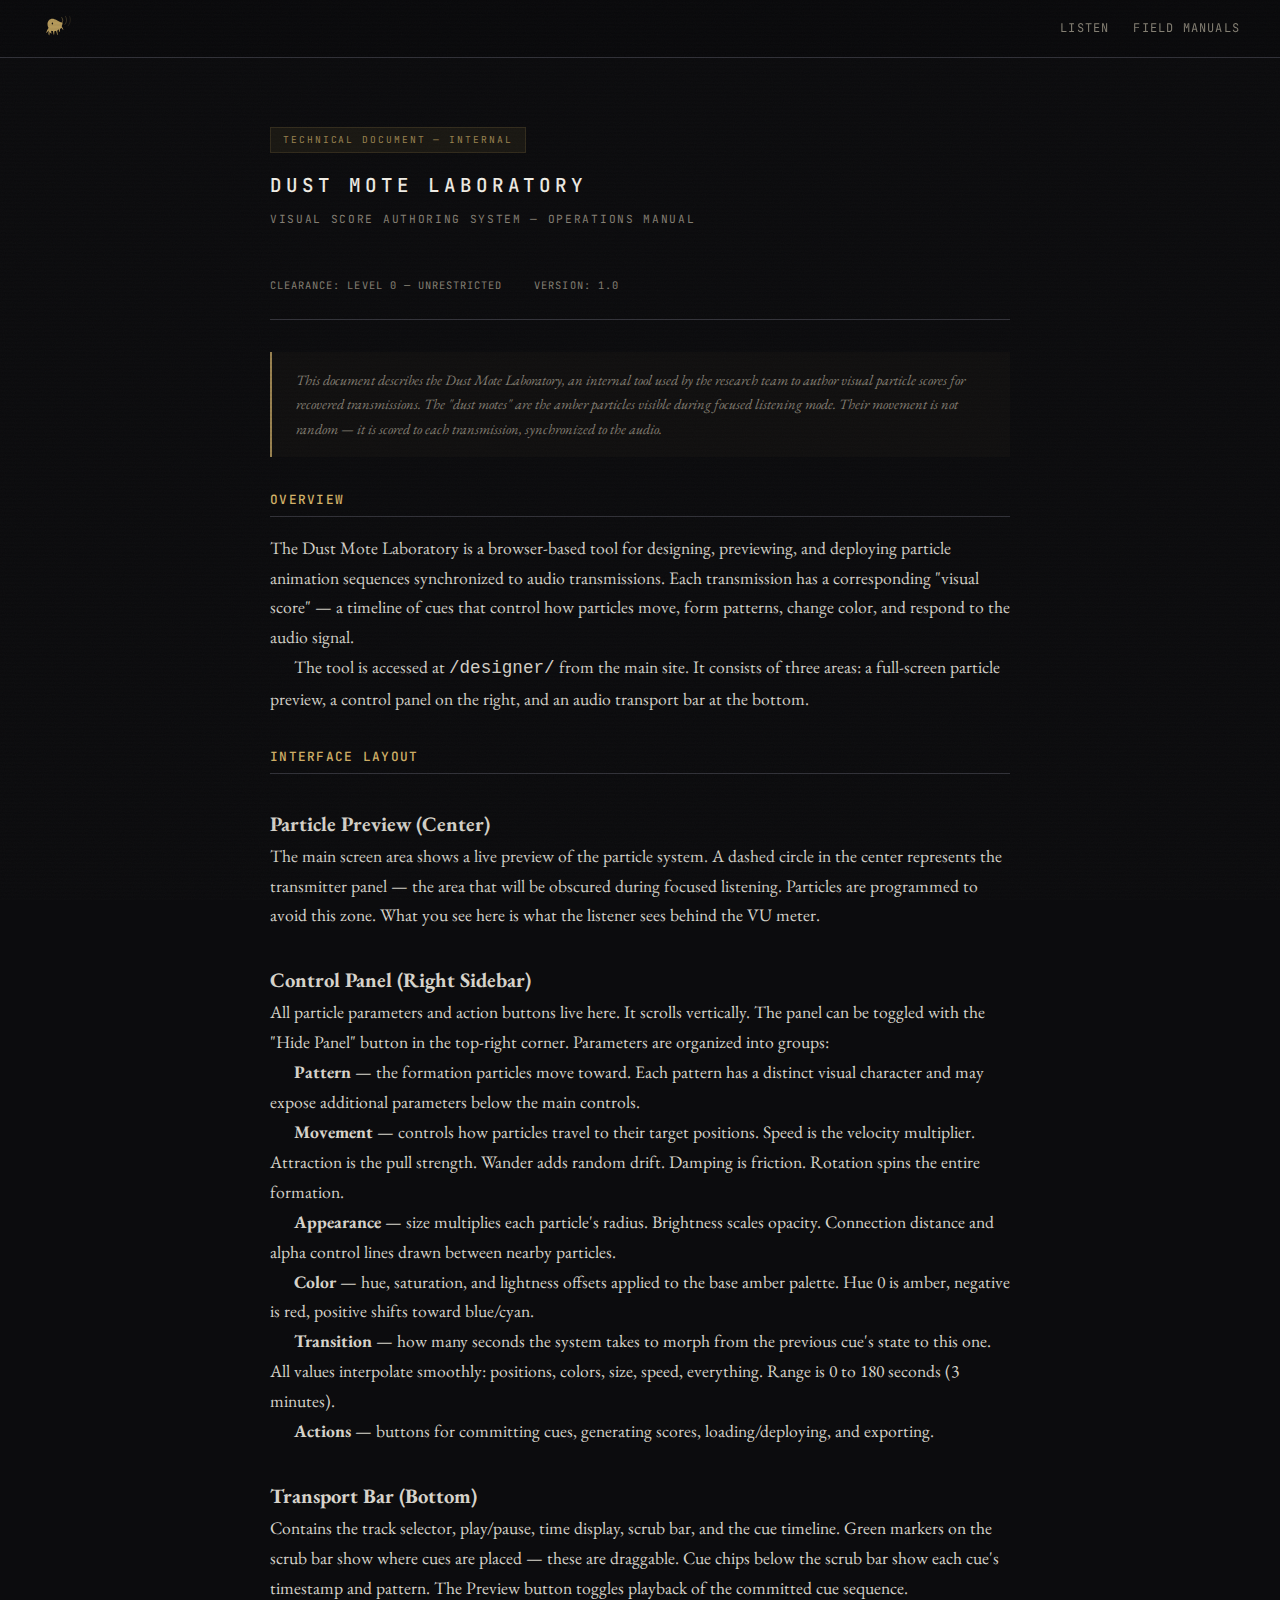
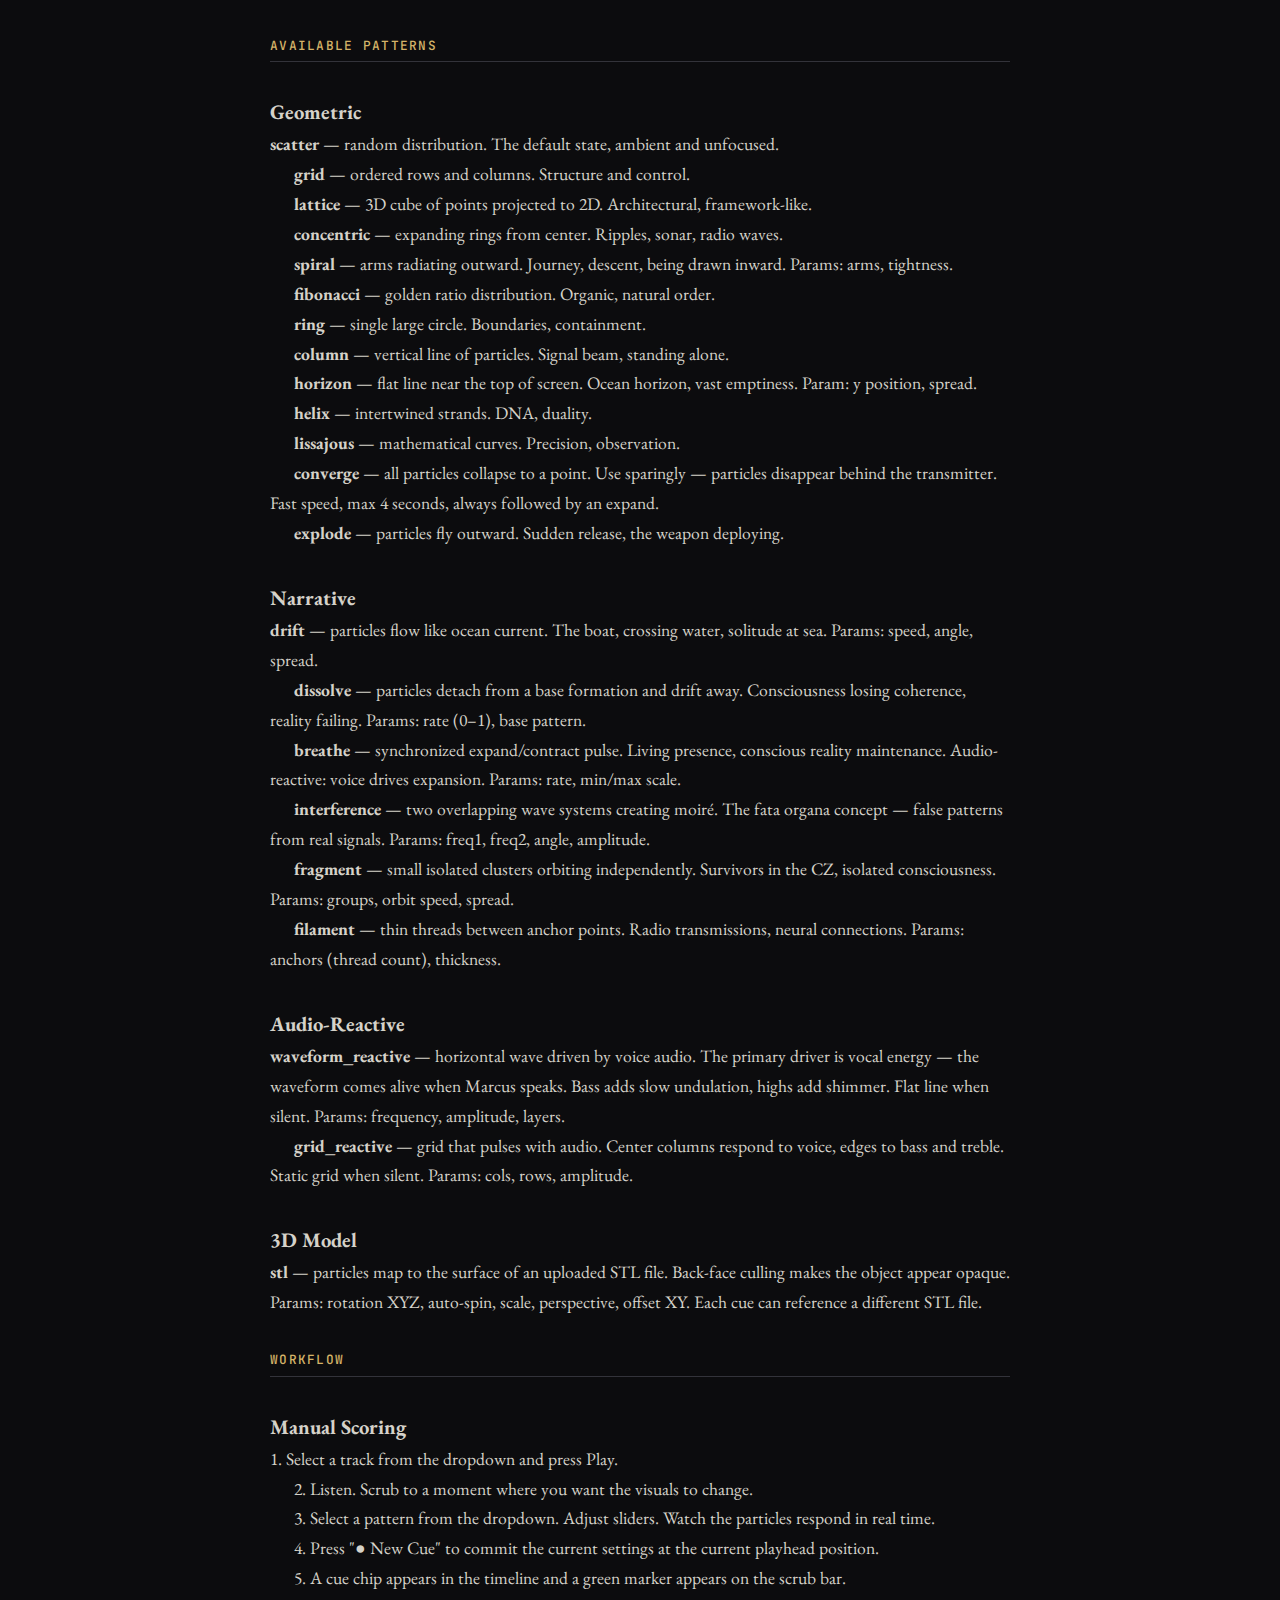
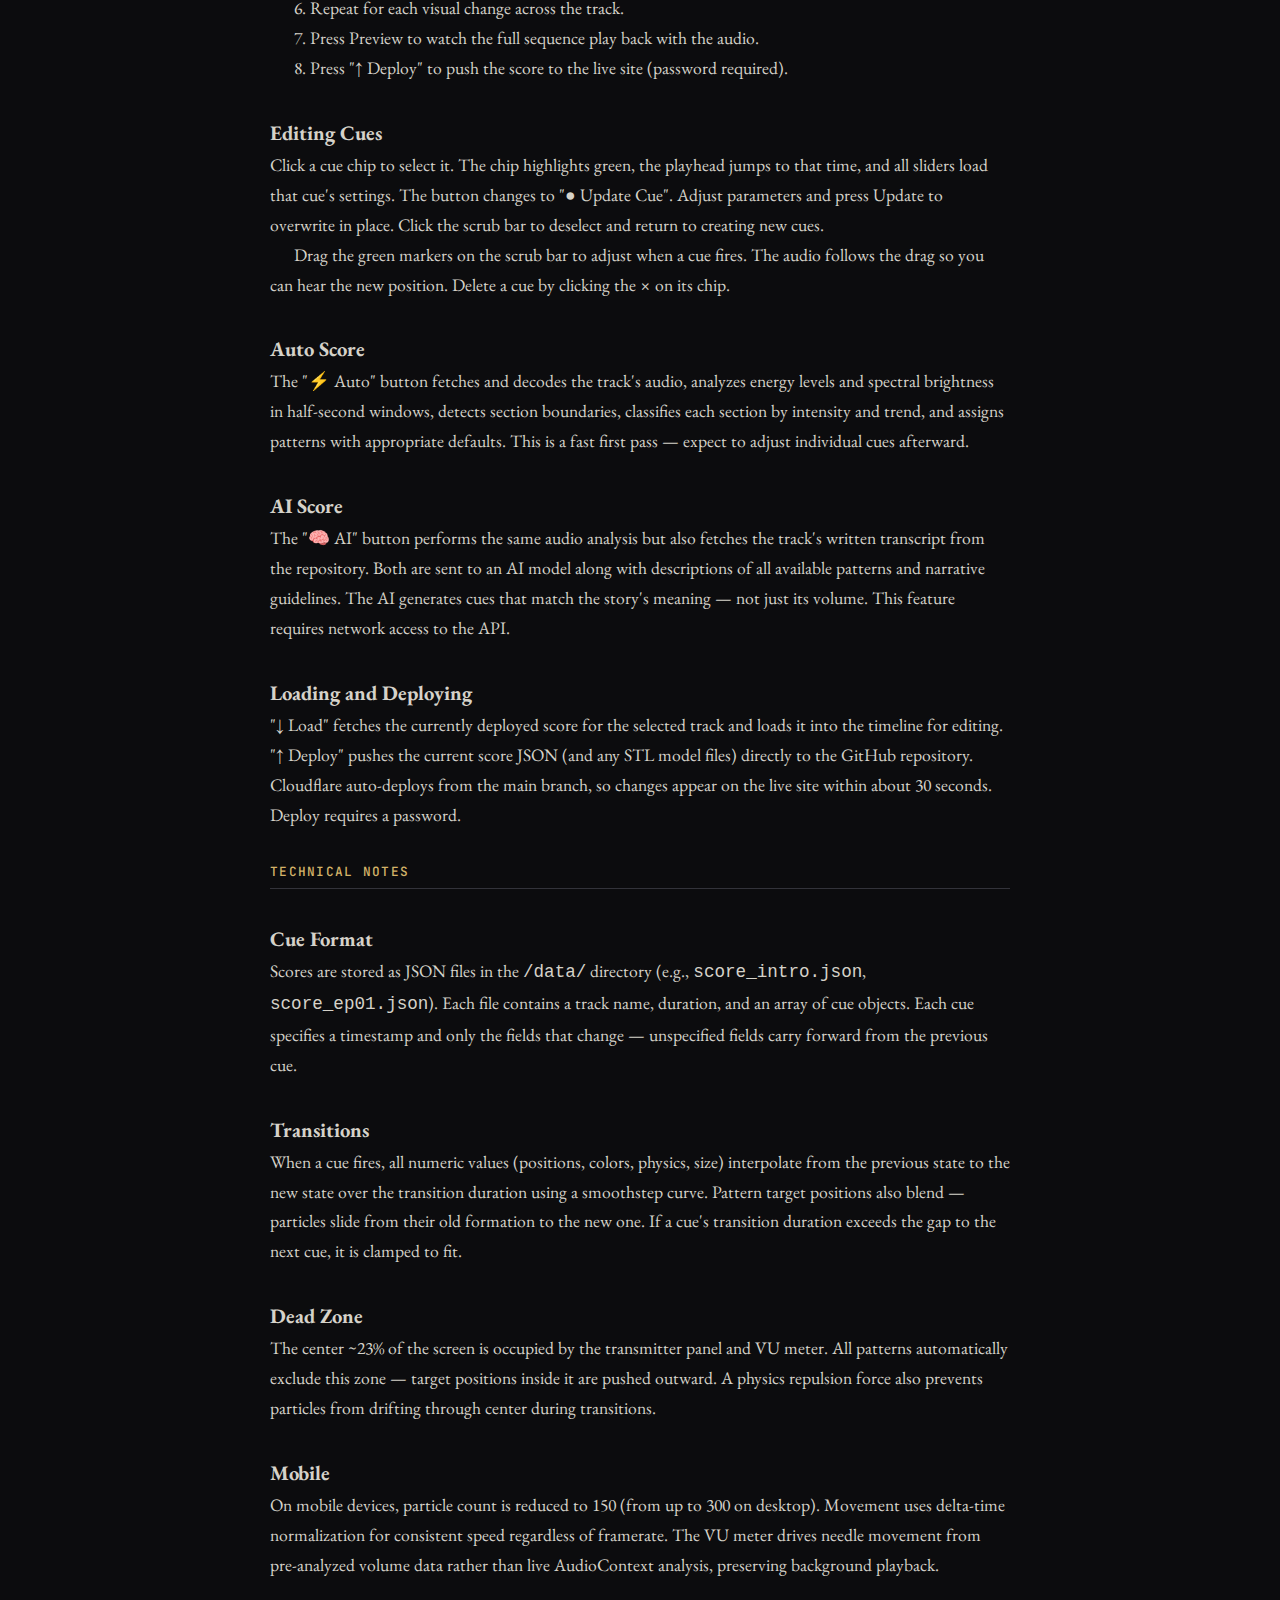
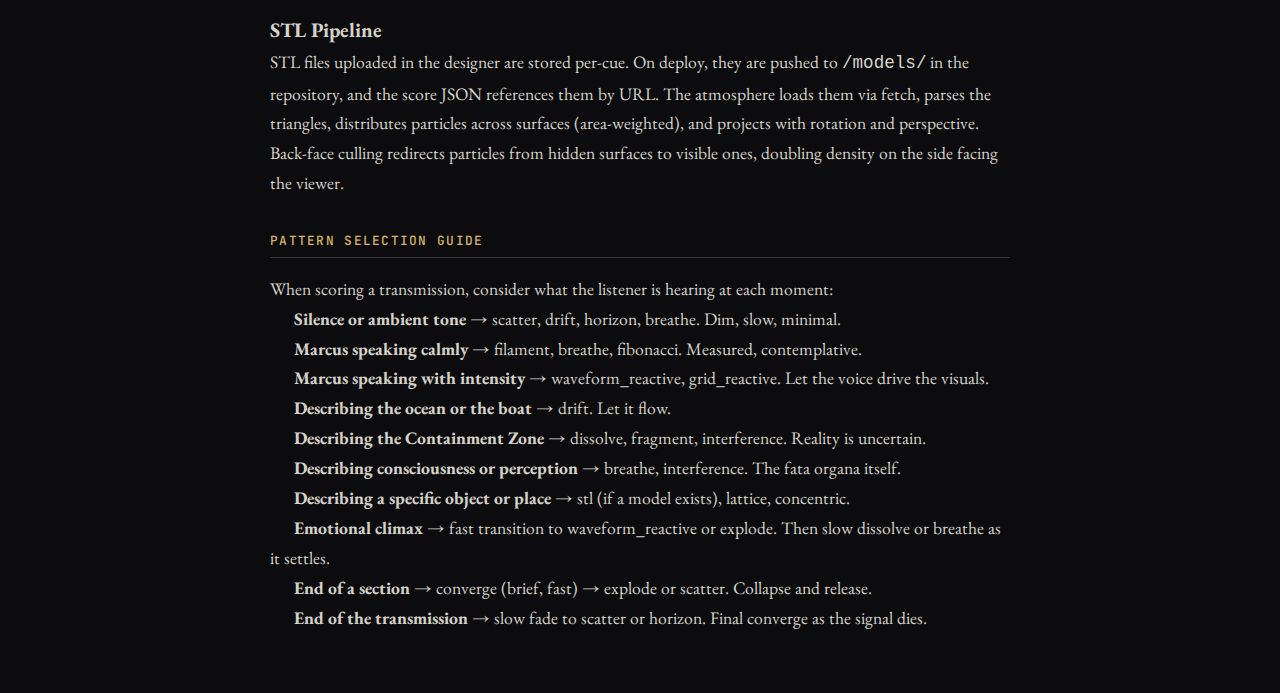
<file: archive/dust-mote-laboratory-manual/index.html>
<!DOCTYPE html>
<html lang="en">
<head>
    <meta charset="UTF-8">
    <link rel="icon" type="image/svg+xml" href="/img/favicon.svg">
    <link rel="icon" type="image/png" sizes="32x32" href="/img/favicon-32.png">
    <link rel="apple-touch-icon" sizes="180x180" href="/img/favicon-180.png">
    <meta name="viewport" content="width=device-width, initial-scale=1.0">
    <title>Dust Mote Laboratory Manual — FATA ORGANA</title>
    <link rel="stylesheet" href="/css/style.css">
    <link rel="stylesheet" href="/css/document.css">
    <link rel="stylesheet" href="/css/spoiler.css">
</head>
<body>
    <div class="scanline-overlay"></div>
    <div class="noise-overlay"></div>
    
    <nav class="site-nav">
        <a href="/" class="nav-logo" aria-label="Home">
            <svg class="nav-octopus" viewBox="0 0 44 28" width="40" height="25" fill="none" xmlns="http://www.w3.org/2000/svg">
                <path d="M13.5 3C10.5 3 8 5.5 8 9c0 1.8.5 3.2 1.2 4.3l-.3.5c-.8 1.2-1.6 2.8-2.2 4.5-.2.5.2.8.5.5.8-.8 1.5-1.8 2-2.5.1.3.1.7 0 1.2-.3 1.5-.2 2.8.3 3.8.2.3.5.2.6-.1.3-1.2.3-2.3.2-3.2.4.4 1 1 1.8 1.5.3.2.6 0 .5-.3-.4-1-.6-2-.5-2.8.5.3 1.2.5 2 .5l.4 2c.1.5.3 1.2.4 1.8.1.3.4.3.5 0 .2-.7.2-1.5.2-2.1l.3-1.7c.7-.1 1.2-.3 1.7-.5l.5 1.8c.2.8.5 2 .8 2.8.1.3.4.2.5-.1 0-.8-.1-1.8-.3-2.6l-.3-1.8c.7-.4 1.3-1 1.7-1.6.3.8.4 1.8.3 2.8 0 .3.3.5.5.2.6-1 .8-2.2.7-3.2.6-.3 1.2-.9 1.5-1.4.5.6 1.1 1.4 1.8 2 .3.2.6 0 .4-.4-.5-1.2-1.2-2.5-1.8-3.5.6-1 1-2.3 1-3.8C19 5.5 16.5 3 13.5 3z" fill="currentColor" opacity="0.85"/>
                <ellipse cx="13.5" cy="8.5" rx="1.8" ry="1.5" fill="currentColor" opacity="0.4"/>
                <ellipse cx="13.5" cy="8.5" rx="0.9" ry="1.1" fill="rgba(8,8,10,0.95)"/>
                <path d="M24 8c1.5-1.8 1.5-4.5 0-6.3" stroke="currentColor" stroke-width="0.8" stroke-linecap="round" opacity="0.5" fill="none"/>
                <path d="M27.5 9.5c2.5-2.8 2.5-7.2 0-10" stroke="currentColor" stroke-width="0.8" stroke-linecap="round" opacity="0.3" fill="none"/>
                <path d="M31 11c3.5-3.8 3.5-9.8 0-13.5" stroke="currentColor" stroke-width="0.8" stroke-linecap="round" opacity="0.18" fill="none"/>
            </svg>
        </a>
        <div class="nav-links">
            <a href="/">Listen</a>
            <a href="/archive/">Field Manuals</a>
        </div>
    </nav>

    <main class="page-content document">
        <div class="document-header">
            <span class="document-classification">TECHNICAL DOCUMENT — INTERNAL</span>
            <h1>Dust Mote Laboratory</h1>
            <p class="page-subtitle">Visual Score Authoring System — Operations Manual</p>
            <div class="document-meta">
                <span>CLEARANCE: LEVEL 0 — UNRESTRICTED</span>
                <span>VERSION: 1.0</span>
            </div>
        </div>

        <div class="document-note">
            <p><em>This document describes the Dust Mote Laboratory, an internal tool used by the research team to author visual particle scores for recovered transmissions. The "dust motes" are the amber particles visible during focused listening mode. Their movement is not random — it is scored to each transmission, synchronized to the audio.</em></p>
        </div>

        <section class="document-section">
            <h2>Overview</h2>
            <p>The Dust Mote Laboratory is a browser-based tool for designing, previewing, and deploying particle animation sequences synchronized to audio transmissions. Each transmission has a corresponding "visual score" — a timeline of cues that control how particles move, form patterns, change color, and respond to the audio signal.</p>
            <p>The tool is accessed at <code>/designer/</code> from the main site. It consists of three areas: a full-screen particle preview, a control panel on the right, and an audio transport bar at the bottom.</p>
        </section>

        <section class="document-section">
            <h2>Interface Layout</h2>

            <h3>Particle Preview (Center)</h3>
            <p>The main screen area shows a live preview of the particle system. A dashed circle in the center represents the transmitter panel — the area that will be obscured during focused listening. Particles are programmed to avoid this zone. What you see here is what the listener sees behind the VU meter.</p>

            <h3>Control Panel (Right Sidebar)</h3>
            <p>All particle parameters and action buttons live here. It scrolls vertically. The panel can be toggled with the "Hide Panel" button in the top-right corner. Parameters are organized into groups:</p>
            <p><strong>Pattern</strong> — the formation particles move toward. Each pattern has a distinct visual character and may expose additional parameters below the main controls.</p>
            <p><strong>Movement</strong> — controls how particles travel to their target positions. Speed is the velocity multiplier. Attraction is the pull strength. Wander adds random drift. Damping is friction. Rotation spins the entire formation.</p>
            <p><strong>Appearance</strong> — size multiplies each particle's radius. Brightness scales opacity. Connection distance and alpha control lines drawn between nearby particles.</p>
            <p><strong>Color</strong> — hue, saturation, and lightness offsets applied to the base amber palette. Hue 0 is amber, negative is red, positive shifts toward blue/cyan.</p>
            <p><strong>Transition</strong> — how many seconds the system takes to morph from the previous cue's state to this one. All values interpolate smoothly: positions, colors, size, speed, everything. Range is 0 to 180 seconds (3 minutes).</p>
            <p><strong>Actions</strong> — buttons for committing cues, generating scores, loading/deploying, and exporting.</p>

            <h3>Transport Bar (Bottom)</h3>
            <p>Contains the track selector, play/pause, time display, scrub bar, and the cue timeline. Green markers on the scrub bar show where cues are placed — these are draggable. Cue chips below the scrub bar show each cue's timestamp and pattern. The Preview button toggles playback of the committed cue sequence.</p>
        </section>

        <section class="document-section">
            <h2>Available Patterns</h2>

            <h3>Geometric</h3>
            <p><strong>scatter</strong> — random distribution. The default state, ambient and unfocused.</p>
            <p><strong>grid</strong> — ordered rows and columns. Structure and control.</p>
            <p><strong>lattice</strong> — 3D cube of points projected to 2D. Architectural, framework-like.</p>
            <p><strong>concentric</strong> — expanding rings from center. Ripples, sonar, radio waves.</p>
            <p><strong>spiral</strong> — arms radiating outward. Journey, descent, being drawn inward. Params: arms, tightness.</p>
            <p><strong>fibonacci</strong> — golden ratio distribution. Organic, natural order.</p>
            <p><strong>ring</strong> — single large circle. Boundaries, containment.</p>
            <p><strong>column</strong> — vertical line of particles. Signal beam, standing alone.</p>
            <p><strong>horizon</strong> — flat line near the top of screen. Ocean horizon, vast emptiness. Param: y position, spread.</p>
            <p><strong>helix</strong> — intertwined strands. DNA, duality.</p>
            <p><strong>lissajous</strong> — mathematical curves. Precision, observation.</p>
            <p><strong>converge</strong> — all particles collapse to a point. Use sparingly — particles disappear behind the transmitter. Fast speed, max 4 seconds, always followed by an expand.</p>
            <p><strong>explode</strong> — particles fly outward. Sudden release, the weapon deploying.</p>

            <h3>Narrative</h3>
            <p><strong>drift</strong> — particles flow like ocean current. The boat, crossing water, solitude at sea. Params: speed, angle, spread.</p>
            <p><strong>dissolve</strong> — particles detach from a base formation and drift away. Consciousness losing coherence, reality failing. Params: rate (0–1), base pattern.</p>
            <p><strong>breathe</strong> — synchronized expand/contract pulse. Living presence, conscious reality maintenance. Audio-reactive: voice drives expansion. Params: rate, min/max scale.</p>
            <p><strong>interference</strong> — two overlapping wave systems creating moiré. The fata organa concept — false patterns from real signals. Params: freq1, freq2, angle, amplitude.</p>
            <p><strong>fragment</strong> — small isolated clusters orbiting independently. Survivors in the CZ, isolated consciousness. Params: groups, orbit speed, spread.</p>
            <p><strong>filament</strong> — thin threads between anchor points. Radio transmissions, neural connections. Params: anchors (thread count), thickness.</p>

            <h3>Audio-Reactive</h3>
            <p><strong>waveform_reactive</strong> — horizontal wave driven by voice audio. The primary driver is vocal energy — the waveform comes alive when Marcus speaks. Bass adds slow undulation, highs add shimmer. Flat line when silent. Params: frequency, amplitude, layers.</p>
            <p><strong>grid_reactive</strong> — grid that pulses with audio. Center columns respond to voice, edges to bass and treble. Static grid when silent. Params: cols, rows, amplitude.</p>

            <h3>3D Model</h3>
            <p><strong>stl</strong> — particles map to the surface of an uploaded STL file. Back-face culling makes the object appear opaque. Params: rotation XYZ, auto-spin, scale, perspective, offset XY. Each cue can reference a different STL file.</p>
        </section>

        <section class="document-section">
            <h2>Workflow</h2>

            <h3>Manual Scoring</h3>
            <p>1. Select a track from the dropdown and press Play.</p>
            <p>2. Listen. Scrub to a moment where you want the visuals to change.</p>
            <p>3. Select a pattern from the dropdown. Adjust sliders. Watch the particles respond in real time.</p>
            <p>4. Press "● New Cue" to commit the current settings at the current playhead position.</p>
            <p>5. A cue chip appears in the timeline and a green marker appears on the scrub bar.</p>
            <p>6. Repeat for each visual change across the track.</p>
            <p>7. Press Preview to watch the full sequence play back with the audio.</p>
            <p>8. Press "↑ Deploy" to push the score to the live site (password required).</p>

            <h3>Editing Cues</h3>
            <p>Click a cue chip to select it. The chip highlights green, the playhead jumps to that time, and all sliders load that cue's settings. The button changes to "● Update Cue". Adjust parameters and press Update to overwrite in place. Click the scrub bar to deselect and return to creating new cues.</p>
            <p>Drag the green markers on the scrub bar to adjust when a cue fires. The audio follows the drag so you can hear the new position. Delete a cue by clicking the × on its chip.</p>

            <h3>Auto Score</h3>
            <p>The "⚡ Auto" button fetches and decodes the track's audio, analyzes energy levels and spectral brightness in half-second windows, detects section boundaries, classifies each section by intensity and trend, and assigns patterns with appropriate defaults. This is a fast first pass — expect to adjust individual cues afterward.</p>

            <h3>AI Score</h3>
            <p>The "🧠 AI" button performs the same audio analysis but also fetches the track's written transcript from the repository. Both are sent to an AI model along with descriptions of all available patterns and narrative guidelines. The AI generates cues that match the story's meaning — not just its volume. This feature requires network access to the API.</p>

            <h3>Loading and Deploying</h3>
            <p>"↓ Load" fetches the currently deployed score for the selected track and loads it into the timeline for editing. "↑ Deploy" pushes the current score JSON (and any STL model files) directly to the GitHub repository. Cloudflare auto-deploys from the main branch, so changes appear on the live site within about 30 seconds. Deploy requires a password.</p>
        </section>

        <section class="document-section">
            <h2>Technical Notes</h2>

            <h3>Cue Format</h3>
            <p>Scores are stored as JSON files in the <code>/data/</code> directory (e.g., <code>score_intro.json</code>, <code>score_ep01.json</code>). Each file contains a track name, duration, and an array of cue objects. Each cue specifies a timestamp and only the fields that change — unspecified fields carry forward from the previous cue.</p>

            <h3>Transitions</h3>
            <p>When a cue fires, all numeric values (positions, colors, physics, size) interpolate from the previous state to the new state over the transition duration using a smoothstep curve. Pattern target positions also blend — particles slide from their old formation to the new one. If a cue's transition duration exceeds the gap to the next cue, it is clamped to fit.</p>

            <h3>Dead Zone</h3>
            <p>The center ~23% of the screen is occupied by the transmitter panel and VU meter. All patterns automatically exclude this zone — target positions inside it are pushed outward. A physics repulsion force also prevents particles from drifting through center during transitions.</p>

            <h3>Mobile</h3>
            <p>On mobile devices, particle count is reduced to 150 (from up to 300 on desktop). Movement uses delta-time normalization for consistent speed regardless of framerate. The VU meter drives needle movement from pre-analyzed volume data rather than live AudioContext analysis, preserving background playback.</p>

            <h3>STL Pipeline</h3>
            <p>STL files uploaded in the designer are stored per-cue. On deploy, they are pushed to <code>/models/</code> in the repository, and the score JSON references them by URL. The atmosphere loads them via fetch, parses the triangles, distributes particles across surfaces (area-weighted), and projects with rotation and perspective. Back-face culling redirects particles from hidden surfaces to visible ones, doubling density on the side facing the viewer.</p>
        </section>

        <section class="document-section">
            <h2>Pattern Selection Guide</h2>
            <p>When scoring a transmission, consider what the listener is hearing at each moment:</p>
            <p><strong>Silence or ambient tone</strong> → scatter, drift, horizon, breathe. Dim, slow, minimal.</p>
            <p><strong>Marcus speaking calmly</strong> → filament, breathe, fibonacci. Measured, contemplative.</p>
            <p><strong>Marcus speaking with intensity</strong> → waveform_reactive, grid_reactive. Let the voice drive the visuals.</p>
            <p><strong>Describing the ocean or the boat</strong> → drift. Let it flow.</p>
            <p><strong>Describing the Containment Zone</strong> → dissolve, fragment, interference. Reality is uncertain.</p>
            <p><strong>Describing consciousness or perception</strong> → breathe, interference. The fata organa itself.</p>
            <p><strong>Describing a specific object or place</strong> → stl (if a model exists), lattice, concentric.</p>
            <p><strong>Emotional climax</strong> → fast transition to waveform_reactive or explode. Then slow dissolve or breathe as it settles.</p>
            <p><strong>End of a section</strong> → converge (brief, fast) → explode or scatter. Collapse and release.</p>
            <p><strong>End of the transmission</strong> → slow fade to scatter or horizon. Final converge as the signal dies.</p>
        </section>

    </main>

    <script src="/js/layers.js"></script>
</body>
</html>
</file>
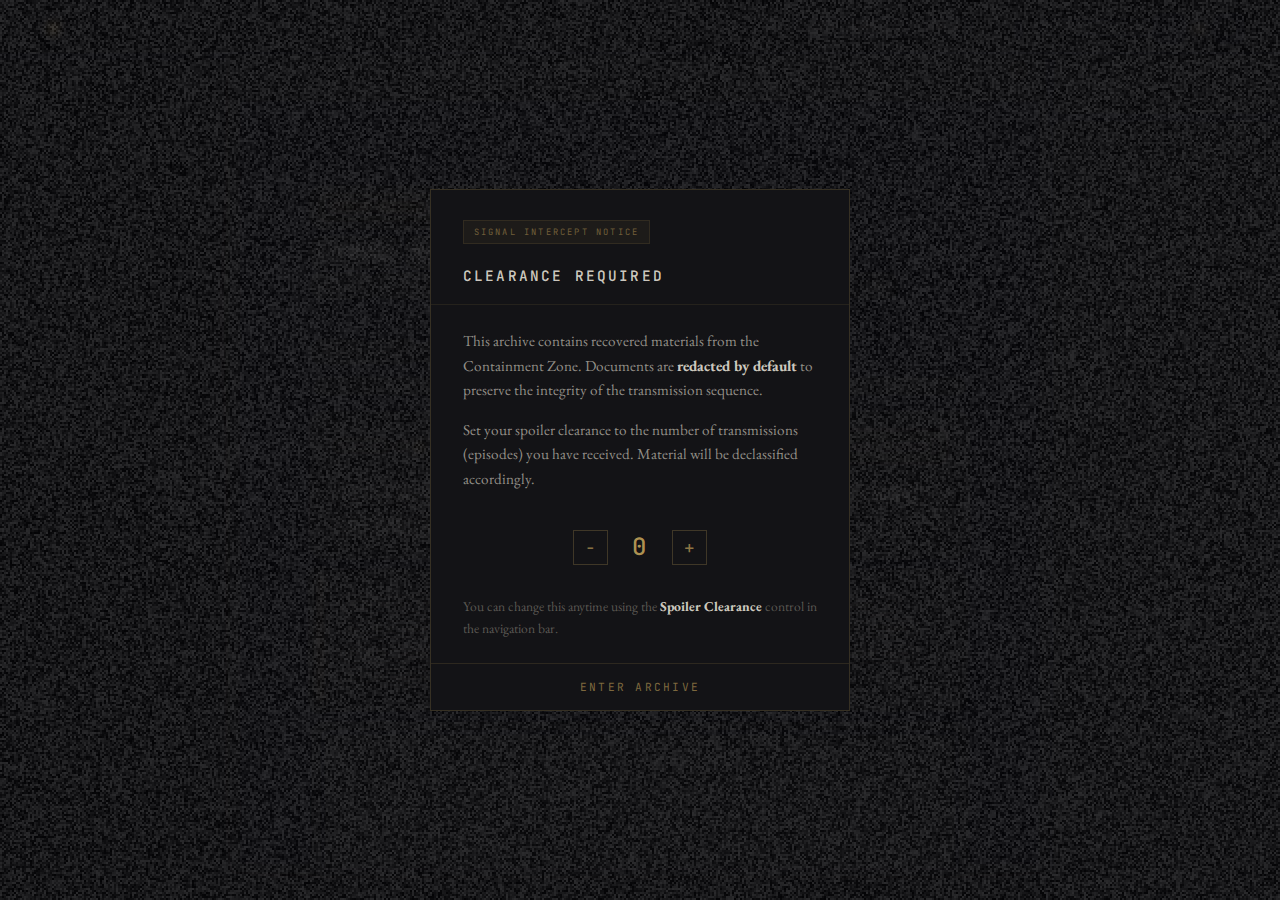
<file: archive/sound-manual/index.html>
<!DOCTYPE html>
<html lang="en">
<head>
    <meta charset="UTF-8">
    <link rel="icon" type="image/svg+xml" href="/img/favicon.svg">
    <link rel="icon" type="image/png" sizes="32x32" href="/img/favicon-32.png">
    <link rel="apple-touch-icon" sizes="180x180" href="/img/favicon-180.png">
    <meta name="viewport" content="width=device-width, initial-scale=1.0">
    <title>Sound Manual — FATA ORGANA</title>
    <link rel="stylesheet" href="/css/style.css">
    <link rel="stylesheet" href="/css/document.css">
    <link rel="stylesheet" href="/css/spoiler.css">
    <link rel="stylesheet" href="/css/layers.css">
    <style>
    /* --- Layer 2: Appendix Panel --- */
    .panel-overlay {
        position: fixed;
        inset: 0;
        background: rgba(0, 0, 0, 0.6);
        z-index: 200;
        opacity: 0;
        pointer-events: none;
        transition: opacity 0.3s ease;
    }
    .panel-overlay.open {
        opacity: 1;
        pointer-events: all;
    }
    .appendix-panel {
        position: fixed;
        top: 0;
        right: 0;
        width: min(560px, calc(100vw - 40px));
        height: 100vh;
        background: #111113;
        border-left: 1px solid var(--border);
        z-index: 201;
        transform: translateX(100%);
        transition: transform 0.4s cubic-bezier(0.4, 0, 0.2, 1);
        display: flex;
        flex-direction: column;
    }
    .appendix-panel.open {
        transform: translateX(0);
    }
    .panel-header {
        display: flex;
        align-items: center;
        justify-content: space-between;
        padding: 1.25rem 1.5rem;
        border-bottom: 1px solid var(--border);
        flex-shrink: 0;
    }
    .panel-title {
        font-family: var(--mono);
        font-size: 0.75rem;
        font-weight: 500;
        color: rgba(196, 163, 90, 0.7);
        letter-spacing: 0.08em;
    }
    .panel-close {
        background: none;
        border: 1px solid var(--border);
        color: rgba(230, 225, 215, 0.5);
        width: 28px;
        height: 28px;
        cursor: pointer;
        font-size: 0.7rem;
        display: flex;
        align-items: center;
        justify-content: center;
        transition: color 0.2s, border-color 0.2s;
    }
    .panel-close:hover {
        color: rgba(230, 225, 215, 0.8);
        border-color: rgba(196, 163, 90, 0.3);
    }
    .panel-body {
        padding: 1.5rem;
        overflow-y: auto;
        flex: 1;
        font-family: var(--mono);
        font-size: 0.75rem;
        line-height: 1.8;
        color: rgba(230, 225, 215, 0.8);
    }
    .panel-body h4 {
        font-family: var(--mono);
        font-size: 0.7rem;
        font-weight: 500;
        text-transform: uppercase;
        letter-spacing: 0.12em;
        color: rgba(196, 163, 90, 0.6);
        margin: 1.5rem 0 0.5rem;
    }
    .panel-body h4:first-child {
        margin-top: 0;
    }
    .panel-body ol {
        margin: 0.5rem 0 1rem 1.2rem;
        font-size: 0.72rem;
        line-height: 1.8;
    }
    .panel-body li {
        margin-bottom: 0.5rem;
    }
    .panel-body p {
        margin-bottom: 0.75rem;
        text-indent: 0 !important;
    }
    .panel-body .kbd {
        display: inline-block;
        padding: 1px 5px;
        font-size: 0.6rem;
        background: rgba(30, 30, 33, 0.8);
        border: 1px solid var(--border);
        border-radius: 2px;
        color: rgba(230, 225, 215, 0.8);
        font-family: var(--mono);
    }
    .panel-body .param-table {
        width: 100%;
        margin: 0.5rem 0 1rem;
        font-size: 0.68rem;
    }
    .panel-body .param-table td {
        padding: 0.3rem 0.6rem;
        border-bottom: 1px solid rgba(42, 42, 47, 0.3);
    }
    .panel-body .param-table td:first-child {
        color: rgba(196, 163, 90, 0.5);
        white-space: nowrap;
        width: 140px;
    }
    .panel-body .warning {
        padding: 0.75rem;
        background: rgba(196, 163, 90, 0.04);
        border-left: 2px solid rgba(196, 163, 90, 0.2);
        font-size: 0.68rem;
        color: rgba(230, 225, 215, 0.5);
        margin: 0.75rem 0;
        line-height: 1.7;
    }
    .panel-body .cross-ref {
        color: rgba(123, 164, 201, 0.7);
        cursor: pointer;
        border-bottom: 1px dashed rgba(123, 164, 201, 0.4);
    }
    .panel-body .cross-ref:hover {
        color: rgba(163, 196, 224, 0.9);
    }

    /* --- Layer 2: Ref links --- */
    .ref-link {
        font-family: var(--mono);
        font-size: 0.65rem;
        color: rgba(123, 164, 201, 0.6);
        cursor: pointer;
        border-bottom: 1px dashed rgba(123, 164, 201, 0.3);
        transition: color 0.2s;
    }
    .ref-link:hover {
        color: rgba(163, 196, 224, 0.9);
    }

    /* --- Layer 2: Tables --- */
    [data-layer="0"] table {
        width: 100%;
        border-collapse: collapse;
        font-family: var(--mono);
        font-size: 0.68rem;
        margin: 0.75rem 0 1.25rem;
    }
    [data-layer="0"] th {
        text-align: left;
        padding: 0.4rem 0.6rem;
        border-bottom: 1px solid rgba(196, 163, 90, 0.15);
        color: rgba(196, 163, 90, 0.5);
        font-weight: 500;
        text-transform: uppercase;
        letter-spacing: 0.08em;
        font-size: 0.6rem;
    }
    [data-layer="0"] td {
        padding: 0.4rem 0.6rem;
        border-bottom: 1px solid rgba(42, 42, 47, 0.3);
        color: rgba(230, 225, 215, 0.7);
    }

    /* --- Layer 2: Chain diagram --- */
    .chain-diagram {
        margin: 1rem 0 1.5rem;
        padding: 1rem;
        background: rgba(10, 10, 11, 0.5);
        border: 1px solid var(--border);
    }
    .chain-row {
        display: flex;
        align-items: center;
        gap: 0.4rem;
        flex-wrap: wrap;
        margin-bottom: 0.3rem;
    }
    .chain-label {
        font-family: var(--mono);
        font-size: 0.6rem;
        font-weight: 500;
        text-transform: uppercase;
        letter-spacing: 0.1em;
        width: 100%;
        margin-bottom: 0.3rem;
    }
    .chain-label-dot {
        display: inline-block;
        width: 6px;
        height: 6px;
        border-radius: 50%;
        margin-right: 0.4rem;
        vertical-align: middle;
    }
    .chain-a .chain-label-dot { background: rgba(123, 201, 123, 0.6); }
    .chain-a .chain-label { color: rgba(123, 201, 123, 0.7); }
    .chain-b .chain-label-dot { background: rgba(123, 164, 201, 0.6); }
    .chain-b .chain-label { color: rgba(123, 164, 201, 0.7); }
    .chain-c .chain-label-dot { background: rgba(201, 123, 123, 0.6); }
    .chain-c .chain-label { color: rgba(201, 123, 123, 0.7); }
    .chain-device {
        font-family: var(--mono);
        font-size: 0.6rem;
        padding: 0.25rem 0.5rem;
        border: 1px solid var(--border);
        background: rgba(24, 24, 27, 0.8);
        color: rgba(230, 225, 215, 0.6);
    }
    .chain-arrow {
        font-family: var(--mono);
        font-size: 0.6rem;
        color: rgba(196, 163, 90, 0.3);
    }
    .chain-selector-visual {
        margin-top: 1rem;
        padding-top: 0.75rem;
        border-top: 1px solid var(--border);
    }
    .selector-bar {
        display: flex;
        height: 24px;
        border: 1px solid var(--border);
        overflow: hidden;
        font-family: var(--mono);
        font-size: 0.5rem;
        text-transform: uppercase;
        letter-spacing: 0.08em;
    }
    .zone-a {
        flex: 0.43;
        background: rgba(123, 201, 123, 0.08);
        color: rgba(123, 201, 123, 0.6);
        display: flex;
        align-items: center;
        justify-content: center;
        border-right: 1px dashed rgba(123, 201, 123, 0.2);
    }
    .zone-b {
        flex: 0.32;
        background: rgba(123, 164, 201, 0.08);
        color: rgba(123, 164, 201, 0.6);
        display: flex;
        align-items: center;
        justify-content: center;
        border-right: 1px dashed rgba(201, 123, 123, 0.2);
    }
    .zone-c {
        flex: 0.25;
        background: rgba(201, 123, 123, 0.08);
        color: rgba(201, 123, 123, 0.6);
        display: flex;
        align-items: center;
        justify-content: center;
    }
    .selector-labels {
        display: flex;
        justify-content: space-between;
        font-family: var(--mono);
        font-size: 0.5rem;
        color: rgba(230, 225, 215, 0.25);
        margin-top: 0.2rem;
    }

    /* --- Layer 2: Voice state demo --- */
    .voice-state-demo {
        margin: 1rem 0;
        padding: 1rem;
        background: rgba(10, 10, 11, 0.5);
        border: 1px solid var(--border);
    }
    .voice-state-label {
        font-family: var(--mono);
        font-size: 0.6rem;
        text-transform: uppercase;
        letter-spacing: 0.1em;
        color: rgba(196, 163, 90, 0.5);
        margin-bottom: 0.75rem;
    }
    .voice-slider {
        -webkit-appearance: none;
        appearance: none;
        width: 100%;
        height: 4px;
        background: var(--border);
        border-radius: 2px;
        outline: none;
        cursor: pointer;
    }
    .voice-slider::-webkit-slider-thumb {
        -webkit-appearance: none;
        width: 14px;
        height: 14px;
        background: rgba(196, 163, 90, 0.8);
        border-radius: 50%;
        cursor: pointer;
    }
    .voice-slider::-moz-range-thumb {
        width: 14px;
        height: 14px;
        background: rgba(196, 163, 90, 0.8);
        border-radius: 50%;
        cursor: pointer;
        border: none;
    }
    .voice-state-display {
        margin-top: 0.75rem;
        display: grid;
        grid-template-columns: 1fr 1fr;
        gap: 0.5rem;
    }
    .voice-state-info .label {
        font-family: var(--mono);
        font-size: 0.5rem;
        color: rgba(230, 225, 215, 0.3);
        text-transform: uppercase;
        letter-spacing: 0.1em;
    }
    .voice-state-info .value {
        font-family: var(--mono);
        font-size: 0.65rem;
        color: rgba(230, 225, 215, 0.7);
        margin-top: 0.15rem;
    }

    /* --- Layer 2: Energy arc --- */
    .energy-arc {
        display: flex;
        align-items: flex-end;
        gap: 2px;
        margin: 1rem 0 1.5rem;
        padding: 1rem 1.25rem;
        background: rgba(10, 10, 11, 0.5);
        border: 1px solid var(--border);
        height: 120px;
    }
    .energy-bar {
        flex: 1;
        background: rgba(196, 163, 90, 0.5);
        border-radius: 1px 1px 0 0;
        opacity: 0.6;
        transition: opacity 0.2s;
        cursor: pointer;
        position: relative;
    }
    .energy-bar:hover { opacity: 1; }
    .energy-bar .tip {
        display: none;
        position: absolute;
        bottom: calc(100% + 8px);
        left: 50%;
        transform: translateX(-50%);
        background: #18181b;
        border: 1px solid var(--border);
        padding: 4px 8px;
        font-family: var(--mono);
        font-size: 0.5rem;
        color: rgba(230, 225, 215, 0.7);
        white-space: nowrap;
        z-index: 10;
        pointer-events: none;
    }
    .energy-bar:hover .tip { display: block; }

    /* --- Layer 2: MIDI tags --- */
    .midi-tag {
        display: inline-block;
        padding: 1px 5px;
        font-family: var(--mono);
        font-size: 0.5rem;
        font-weight: 500;
    }
    .midi-tag.loop {
        background: rgba(123, 201, 123, 0.08);
        color: rgba(123, 201, 123, 0.6);
    }
    .midi-tag.oneshot {
        background: rgba(201, 123, 123, 0.08);
        color: rgba(201, 123, 123, 0.6);
    }

    /* --- Layer 2: Session meta --- */
    .session-meta {
        display: flex;
        gap: 1.5rem;
        margin: 1rem 0 0.5rem;
        flex-wrap: wrap;
    }
    .session-meta-item {
        font-family: var(--mono);
        font-size: 0.6rem;
        color: rgba(230, 225, 215, 0.4);
        display: flex;
        align-items: center;
        gap: 0.4rem;
    }
    .session-meta-dot {
        width: 5px;
        height: 5px;
        border-radius: 50%;
        background: rgba(196, 163, 90, 0.35);
    }
    </style>
</head>
<body>
    <div class="scanline-overlay"></div>
    <div class="noise-overlay"></div>
    
    <nav class="site-nav">
        <a href="/" class="nav-logo">FATA ORGANA</a>
        <div class="nav-links">
            <a href="/about/">About</a>
        </div>
    </nav>

    <main class="page-content document" data-layers>
        <div class="document-header">
            <span class="document-classification">FIELD MANUAL — RECOVERED</span>
            <h1>Sound Manual</h1>
            <p class="page-subtitle">Signal Processing &amp; Acoustic Phenomena Within the Containment Zone</p>
            <div class="document-meta">
                <span>STATUS: DRAFT — IN PROGRESS</span>
                <span>LAST UPDATED: 2026.02</span>
            </div>
        </div>

        <!-- ==================== LAYER 1: IN-WORLD ==================== -->
        <div data-layer="1" data-layer-name="FIELD REPORT — CONTAINMENT ZONE ACOUSTICS" data-layer-classification="FIELD MANUAL — RECOVERED">

        <div class="document-note">
            <p><em>Editor's note: The following manual was compiled from recovered transmissions and field observations. It describes acoustic and signal phenomena observed within the North American Containment Zone. Whether these observations reflect objective physical processes or the subjective experience of consciousness under extreme duress remains an open question.</em></p>
        </div>

        <div data-spoiler="2"><h2>I. The Nature of Sound in the Zone</h2>

        <p>Inside the Containment Zone, the automations that governed acoustic physics — the propagation of pressure waves through air, the behavior of resonance, the relationship between frequency and perceived pitch — are no longer guaranteed. Sound does not behave as expected. It behaves as <em>maintained</em>.</p>

        <p>This means that acoustic phenomena within the zone are not passive. They are active expressions of consciousness. A sound exists because a Mind is maintaining the conditions for its existence — or because residual automation fragments are running degraded routines that approximate what sound used to be.</p>

        <p>The practical consequence: sound in the zone carries information about the state of consciousness that produced it. A stable drone indicates stable maintenance. A fragmenting texture indicates a Mind losing coherence. Silence — true silence, not the absence of sound but the absence of the <em>conditions</em> for sound — indicates a region where no consciousness is maintaining acoustic reality at all.</p>

        </div><div data-spoiler="2"><h2>II. Signal Flow as Reality Architecture</h2>

        <p>To understand how sound moves through the zone, think in terms of processing stages. Each stage transforms the signal, and each transformation reveals something about the consciousness mediating it.</p>

        <div class="signal-flow">
            <span class="flow-node">Source</span>
            <span class="flow-arrow">→</span>
            <span class="flow-node">Shape</span>
            <span class="flow-arrow">→</span>
            <span class="flow-node">Space</span>
            <span class="flow-arrow">→</span>
            <span class="flow-node">Destroy</span>
            <span class="flow-arrow">→</span>
            <span class="flow-node">Space again</span>
        </div>

        <p><strong>Source:</strong> The original sound event — a voice, a footstep, wind across rock. In the zone, this is the closest thing to unmediated reality. But even the source is maintained; air itself must be consciously held in a state capable of transmitting vibration.</p>

        <p><strong>Shape:</strong> The filtering and envelope of a sound — how it rises, sustains, falls. In stable maintained reality, this mirrors physics as we knew it. In unstable zones, shaping becomes unpredictable. Sounds may sustain indefinitely, refusing to decay. Attacks may precede their sources.</p>

        <p><strong>Space:</strong> The acoustic environment. In the zone, space is the most vulnerable layer. When a Mind's concentration wavers, spatial coherence degrades first. Echoes return from distances that don't exist.</p>

        <p><strong>Destroy:</strong> Distortion, degradation, the breaking-down of signal integrity. In the zone, destruction is not an effect applied to sound — it is the natural state of unmaintained acoustic reality. Sounds <em>want</em> to fragment. Coherence requires effort.</p>

        <p><strong>Space again:</strong> The placement of degraded sound into a new context. The zone's acoustics are palimpsests: one space written over another, neither fully erased.</p>

        </div><div data-spoiler="2"><h2>III. The Frequency Spectrum as Consciousness Map</h2>

        <p>Different frequency ranges correlate with different aspects of maintained reality.</p>

        <p><strong>Sub-bass (20–60 Hz):</strong> Felt more than heard. Corresponds to the deepest layer of reality maintenance — gravity, mass, the fundamental forces.</p>

        <p><strong>Low-mids (200–500 Hz):</strong> The "body" of acoustic reality. Buildup in this range indicates overlapping maintenance fields.</p>

        <p><strong>Upper-mids (2–5 kHz):</strong> The frequencies of human speech, of distress calls. This range carries the voices of trapped minds — eternal awareness broadcast on frequencies your brain cannot tune out.</p>

        <p><strong>High frequencies (5–10 kHz):</strong> When maintained reality degrades, it becomes brittle, glassy, harsh — the acoustic equivalent of looking through cracked glass.</p>

        <p><strong>Air (10–20 kHz):</strong> Where consciousness bleeding becomes audible — the faint impression of other Minds' realities leaking into yours.</p>

        </div><div data-spoiler="3"><h2>IV. Rhythmic Phenomena</h2>

        <p>Rhythm in the zone is not decorative. It is structural.</p>

        <p><strong>Mechanical inevitability:</strong> A steady, relentless pulse. The rhythm of automated systems still running in fragments — time trying to maintain itself through repetition.</p>

        <p><strong>Implied rhythm:</strong> No audible pulse, but a sense of rhythmic structure embedded in texture. Your body entrains to rhythms that aren't there.</p>

        <p><strong>Breath rhythm:</strong> The pulse of maintained reality itself — the sidechain compression of consciousness. Everything in a Mind's maintained space <em>breathes</em> with their attention.</p>

        </div><div data-spoiler="2"><h2>V. The Sound of Trapped Minds</h2>

        <p>Trapped minds broadcast continuously on frequencies that occupy the boundary between sound and thought. Common elements: a whispered chorus at the threshold of hearing, tonal presences that occupy space without originating from any point, harmonic content that shifts when attended to.</p>

        </div><div data-spoiler="3"><h2>VI. Convolution and Impossible Spaces</h2>

        <p>In the zone, acoustic space is determined by consciousness. A Mind can impose the acoustic character of one space onto another — or the resonant character of an <em>object</em> onto a space. This is not metaphor.</p>

        </div><div class="document-note" style="margin-top: 3rem;">
            <p><em>This manual will be updated as new acoustic data is recovered from the zone.</em></p>
        </div>

        </div>

        <!-- ==================== LAYER 2: PRODUCTION GUIDE ==================== -->
        <div data-layer="0" data-layer-name="PRODUCTION GUIDE — ABLETON LIVE WORKFLOW" data-layer-classification="PRODUCTION NOTES — OPEN">

        <div class="document-note">
            <p><em>The production guide for the Fata Organa score. Everything above describes the same concepts in narrative language — the signal flow is identical, the framing is different. Click any → Appendix link to open step-by-step instructions.</em></p>
        </div>

        <div class="session-meta">
            <span class="session-meta-item"><span class="session-meta-dot"></span>D# minor</span>
            <span class="session-meta-item"><span class="session-meta-dot"></span>120 BPM</span>
            <span class="session-meta-item"><span class="session-meta-dot"></span>Ableton Live</span>
        </div>

        <h2>1. Project Overview</h2>

        <p>Fata Organa is a 12-episode audio drama. The score draws from ambient, drone, and techno to serve a specific narrative function: controlling the listener's psychological state. The music operates as a state machine with three modes: <strong>Analytical</strong> (voice forward, music as background), <strong>Receptive</strong> (voice and music fused, entrainment inducing trance), and <strong>Transitional</strong> (seamless blend — if the listener notices, the spell breaks).</p>

        <p>Reference artists: Kangding Ray (<em>Solens Arc</em>), Gas (<em>Pop</em>), Ben Frost (<em>A U R O R A</em>) — music that treats rhythm as texture, texture as environment, and timbral evolution as the primary compositional tool.</p>

        <h2>2. The Listener's Brain</h2>

        <p><strong>Rhythmic entrainment:</strong> After 4–8 minutes of steady pulse, neural oscillations synchronize with external rhythm. Heart rate adjusts. Breathing shifts. The analytical mind quiets. 120 BPM is close to double resting heart rate — natural and driving. For hypnotic sections, half-time feel (body syncs to 60 BPM) induces calmer receptivity while the 120 grid continues underneath.</p>

        <p><strong>Semantic satiation:</strong> A word repeated 3–7 times loses meaning. What remains is phoneme, rhythm, timbre. The brain shifts from language processing to music processing — a literal neurological mode shift. Choose repeated words by sonic properties, not just meaning. Hard consonants become percussive. Sustained vowels become tonal.</p>

        <p><strong>Frequency &amp; spatial perception:</strong> Voice intelligibility lives between 1–4 kHz. Filtering below this transforms speech from language to texture. Reverb transforms a voice from "person speaking to me" to "environmental presence." These are continuous axes you can automate.</p>

        <h2>3. Setting Up the Session</h2>

        <p><strong>Track groups</strong> — organized into bus groups, each with its own effects chain. <span class="ref-link" onclick="openPanel('a')">→ Appendix A: Creating Bus Groups</span></p>

        <table>
            <thead><tr><th>Group</th><th>Contents</th><th>Role</th></tr></thead>
            <tbody>
                <tr><td>Kick</td><td>Kick drum</td><td>Anchor pulse</td></tr>
                <tr><td>Bass</td><td>Sub bass</td><td>Weight, physical presence</td></tr>
                <tr><td>Low Freq Effects</td><td>Rumbles, sub drones</td><td>World-building below conscious hearing</td></tr>
                <tr><td>Ambient Texture</td><td>Pads, drones, reverb tails, field recordings</td><td>Environment</td></tr>
                <tr><td>High Freq Percussion</td><td>Hi-hats, claps, textural percussion</td><td>Rhythmic detail</td></tr>
                <tr><td>Lead Synths / Violin</td><td>Riff, melody, drone transitions</td><td>Emotional narrative</td></tr>
                <tr><td>Narration</td><td>Voice and processed vocal textures</td><td>Story and musical element</td></tr>
            </tbody>
        </table>

        <p><strong>Shared space via return tracks</strong> — multiple groups sharing reverb and delay sends. <span class="ref-link" onclick="openPanel('b')">→ Appendix B: Return Tracks</span>. The Containment Zone gets its own dedicated convolution reverb using a custom impulse response. <span class="ref-link" onclick="openPanel('n')">→ Appendix N</span></p>

        <p><strong>Gain staging:</strong> Individual tracks peak around -10 to -6 dB. Group buses: -6 to -3 dB. Master output: -1 to 0 dB after processing. Target loudness: -10 to -8 LUFS integrated. Put a Utility plugin as the first device on every track. <span class="ref-link" onclick="openPanel('k')">→ Appendix K: Master Chain</span></p>

        <h2>4. Signal Flow &amp; Sound Architecture</h2>

        <div class="signal-flow">
            <span class="flow-node">Source</span>
            <span class="flow-arrow">→</span>
            <span class="flow-node">Shape</span>
            <span class="flow-arrow">→</span>
            <span class="flow-node">Space</span>
            <span class="flow-arrow">→</span>
            <span class="flow-node">Destroy</span>
            <span class="flow-arrow">→</span>
            <span class="flow-node">Space again</span>
        </div>

        <p><strong>Source:</strong> raw sound. <strong>Shape:</strong> filters, envelopes, EQ. <strong>Space:</strong> first reverb/delay. <strong>Destroy:</strong> saturation, distortion, erosion, bit reduction. <strong>Space again:</strong> second reverb/delay on the processed signal. A single reverb pass sounds flat; multiple generations create the sense that a sound exists in a world.</p>

        <p><strong>Bus processing:</strong> Each group receives gentle bus compression (Glue Compressor, 2:1, slow attack, 1–3 dB reduction), corrective EQ, subtle saturation, and Soothe2 on Lead Synths and High Freq Percussion. <span class="ref-link" onclick="openPanel('l')">→ Appendix L: Soothe2 Config</span></p>

        <p><strong>Sidechain routing</strong> — three relationships that make the mix breathe. <span class="ref-link" onclick="openPanel('h')">→ Appendix H: Sidechain Setup</span>. Ambient textures → kick (atmosphere breathes with rhythm). Reverb tails → percussion (keeps mix clean). Music mid-range 1–4 kHz → voice (automatic spectral pocket, 2–3 dB ducking).</p>

        <h2>5. Building Sounds from Nothing</h2>

        <p><strong>Resampling</strong> — the core technique. <span class="ref-link" onclick="openPanel('j')">→ Appendix J</span>. Generate → record to audio → transform → record again → repeat. By generation 3–4, the sound bears no resemblance to its source.</p>

        <p><strong>Reverb tail harvesting:</strong> Send a single hit to a reverb with 10+ second decay. Record the tail. Filter it, distort it, reverse it. The tail becomes a pad.</p>

        <p><strong>Granular decomposition:</strong> Load audio into Simpler (Texture mode) or Granulator II. Manipulate grain size and flux. Record.</p>

        <p><strong>Convolution for impossible spaces:</strong> Load any audio as an impulse response in Hybrid Reverb. <span class="ref-link" onclick="openPanel('n')">→ Appendix N</span></p>

        <table>
            <thead><tr><th>Target</th><th>Signal Chain</th></tr></thead>
            <tbody>
                <tr><td>Metallic drone</td><td>Operator (FM) → Corpus → long reverb → Saturator → reverb</td></tr>
                <tr><td>Grainy texture</td><td>Source → Granulator II → Erosion → Echo (high feedback)</td></tr>
                <tr><td>Industrial percussion</td><td>Noise burst → Pedal (Distort) → Corpus → gate</td></tr>
                <tr><td>Atmospheric pad</td><td>Chord → flatten → reverse → reverb → flatten → layer</td></tr>
                <tr><td>Containment Zone</td><td>Field recording → custom IR → Granulator II → Erosion</td></tr>
                <tr><td>Dissolved voice</td><td>Voice → Paulstretch / granular → reverb → filter automation</td></tr>
            </tbody>
        </table>

        <h2>6. Composing with Transformation</h2>

        <p>You don't write new parts to change energy. You transform existing parts. A single sound can carry an entire section's arc through processing alone. The five variables: <strong>density</strong> (how many elements), <strong>frequency content</strong> (filter position), <strong>spatial depth</strong> (reverb amount), <strong>dynamic range</strong> (compression), <strong>timbral character</strong> (distortion amount).</p>

        <p><strong>Automation as composition:</strong> Long, slow curves across 16–32 bars replace traditional song structure. Build racks where one macro controls filter cutoff, reverb send, distortion drive, and wavetable position simultaneously. Automate one knob. <span class="ref-link" onclick="openPanel('d')">→ Appendix D: Mapping Macros</span> <span class="ref-link" onclick="openPanel('m')">→ Appendix M: Automation Workflow</span></p>

        <h3>Energy Arc</h3>
        <div class="energy-arc" id="energyArc"></div>

        <p><strong>Transformation techniques:</strong> <em>Emergence</em> — keep a part filtered to near-inaudibility, open the filter over 16 bars. <em>Reverb freeze</em> — sustain a reverb tail indefinitely as a drone. <em>Parallel distortion blend</em> — clean and distorted chains, crossfade between them. <span class="ref-link" onclick="openPanel('c')">→ Appendix C</span>. <em>Rhythmic gating</em> — run a drone through a gate sidechained to a rhythmic source.</p>

        <h3>Track Structure Template</h3>
        <p>8 minutes at 120 BPM = 240 bars.</p>
        <table>
            <thead><tr><th>Section</th><th>Bars</th><th>Time</th><th>Function</th></tr></thead>
            <tbody>
                <tr><td>Establish</td><td>1–16</td><td>0:00–0:32</td><td>Fundamental texture, no rhythm</td></tr>
                <tr><td>Introduce Pulse</td><td>17–32</td><td>0:32–1:04</td><td>Kick enters low</td></tr>
                <tr><td>First Accumulation</td><td>33–64</td><td>1:04–2:08</td><td>Layers added per 8-bar phrase</td></tr>
                <tr><td>Plateau</td><td>65–96</td><td>2:08–3:12</td><td>Hold steady, timbral evolution</td></tr>
                <tr><td>Subtract</td><td>97–112</td><td>3:12–3:44</td><td>Tide pulling back</td></tr>
                <tr><td>Second Accumulation</td><td>113–144</td><td>3:44–4:48</td><td>Rebuild differently</td></tr>
                <tr><td>Peak Density</td><td>145–176</td><td>4:48–5:52</td><td>Maximum density</td></tr>
                <tr><td>Long Decay</td><td>177–208</td><td>5:52–6:56</td><td>Gradual removal</td></tr>
                <tr><td>Return</td><td>209–240</td><td>6:56–8:00</td><td>Drone and texture</td></tr>
            </tbody>
        </table>

        <h2>7. Voice &amp; Score Integration</h2>

        <p>The voice exists on a continuum from clear speech to pure texture. First, determine whether D# minor is harmonically compatible with your speaking voice. <span class="ref-link" onclick="openPanel('g')">→ Appendix G: Finding Vocal Fundamental</span></p>

        <h3>The Voice Processing Rack</h3>
        <p>Three parallel chains controlled by a single macro. <span class="ref-link" onclick="openPanel('f')">→ Appendix F: Full Build Instructions</span>. <span class="ref-link" onclick="openPanel('e')">→ Appendix E: Chain Selector</span></p>

        <div class="chain-diagram">
            <div class="chain-row chain-a"><div class="chain-label"><span class="chain-label-dot"></span>Chain A — Clarity</div></div>
            <div class="chain-row">
                <div class="chain-device">Compressor 2:1</div><span class="chain-arrow">→</span>
                <div class="chain-device">EQ8 +2dB @ 8kHz</div><span class="chain-arrow">→</span>
                <div class="chain-device">Reverb 0.5s</div>
            </div>
            <div class="chain-row chain-b" style="margin-top: 14px;"><div class="chain-label"><span class="chain-label-dot"></span>Chain B — Texture</div></div>
            <div class="chain-row">
                <div class="chain-device">Reverb 3–5s</div><span class="chain-arrow">→</span>
                <div class="chain-device">Echo</div><span class="chain-arrow">→</span>
                <div class="chain-device">LP Filter</div><span class="chain-arrow">→</span>
                <div class="chain-device">Erosion</div>
            </div>
            <div class="chain-row chain-c" style="margin-top: 14px;"><div class="chain-label"><span class="chain-label-dot"></span>Chain C — Rhythm</div></div>
            <div class="chain-row">
                <div class="chain-device">Compressor 8:1</div><span class="chain-arrow">→</span>
                <div class="chain-device">Saturator</div><span class="chain-arrow">→</span>
                <div class="chain-device">Gate ⇐ Kick</div><span class="chain-arrow">→</span>
                <div class="chain-device">Delay 1/16</div>
            </div>
            <div class="chain-selector-visual">
                <div style="font-family: var(--mono); font-size: 0.5rem; color: rgba(230,225,215,0.3); text-transform: uppercase; letter-spacing: 0.1em; margin-bottom: 6px;">Chain Selector → Macro 1 "Voice State"</div>
                <div class="selector-bar">
                    <div class="zone-a">Clarity</div>
                    <div class="zone-b">Texture</div>
                    <div class="zone-c">Rhythm</div>
                </div>
                <div class="selector-labels">
                    <span>0</span><span>40–55 crossfade</span><span>80–95 crossfade</span><span>127</span>
                </div>
            </div>
        </div>

        <h3>Interactive: Voice State</h3>
        <div class="voice-state-demo">
            <div class="voice-state-label">Macro 1 — Voice State</div>
            <input type="range" class="voice-slider" id="voiceSlider" min="0" max="127" value="0">
            <div class="voice-state-display">
                <div class="voice-state-info"><div class="label">Value</div><div class="value" id="vsValue">0</div></div>
                <div class="voice-state-info"><div class="label">State</div><div class="value" id="vsState">Clear narration</div></div>
                <div class="voice-state-info"><div class="label">Clarity</div><div class="value" id="vsClar">100%</div></div>
                <div class="voice-state-info"><div class="label">Texture</div><div class="value" id="vsTex">0%</div></div>
            </div>
        </div>

        <p><strong>The three transitions:</strong> (1) Narration retreats, music advances (8–16 bars) — voice reverb send increases, low-pass closes, music filter opens. (2) Music retreats, narration advances (16–32 bars) — slower, introduce voice as texture first, gradually clarify. (3) The simultaneous state — voice and music as equal partners, dynamic EQ sidechained to voice creates automatic spectral pocket. <span class="ref-link" onclick="openPanel('h')">→ Appendix H</span></p>

        <h2>8. Mixing for Clarity</h2>

        <p>Cut problems, don't boost solutions. <span class="ref-link" onclick="openPanel('i')">→ Appendix I: Frequency Sweeping</span></p>

        <table>
            <thead><tr><th>Frequency</th><th>Issue</th><th>Fix</th></tr></thead>
            <tbody>
                <tr><td>20–60 Hz</td><td>Sub rumble eating headroom</td><td>High-pass everything except kick and bass</td></tr>
                <tr><td>100–250 Hz</td><td>Mud, elements blurring</td><td>Cut from elements that don't need this range</td></tr>
                <tr><td>200–500 Hz</td><td>Boxiness</td><td>Wide Q cuts</td></tr>
                <tr><td>2–5 kHz</td><td>Harshness, ear fatigue</td><td>Moderate Q cuts, Soothe2</td></tr>
                <tr><td>6–10 kHz</td><td>Brittle digital sheen</td><td>Gentle shelf cut</td></tr>
            </tbody>
        </table>

        <p><strong>Soothe2 strategy:</strong> Apply per bus group. <span class="ref-link" onclick="openPanel('l')">→ Appendix L</span>. <strong>Master chain:</strong> <span class="ref-link" onclick="openPanel('k')">→ Appendix K</span></p>

        <h2>9. MIDI Asset Library</h2>

        <p>All files in D# minor at 120 BPM.</p>
        <table>
            <thead><tr><th>File</th><th>Description</th><th>Type</th><th>Role</th></tr></thead>
            <tbody>
                <tr><td>acceptance_melody.mid</td><td>16-bar descending melody</td><td><span class="midi-tag oneshot">one-shot</span></td><td>Breakdown</td></tr>
                <tr><td>contentment_tired_4bar.mid</td><td>Tired acceptance melody</td><td><span class="midi-tag loop">4-bar loop</span></td><td>Main melodic loop</td></tr>
                <tr><td>bass_minimal_4bar.mid</td><td>D#-D#-D#-F#, one note/bar</td><td><span class="midi-tag loop">4-bar loop</span></td><td>Bass throughout</td></tr>
                <tr><td>hihat_4bar.mid</td><td>Offbeat 8ths + ghost notes</td><td><span class="midi-tag loop">4-bar loop</span></td><td>Rhythmic texture</td></tr>
                <tr><td>clap_4bar.mid</td><td>Beats 2 &amp; 4, ghost variations</td><td><span class="midi-tag loop">4-bar loop</span></td><td>Backbeat</td></tr>
                <tr><td>riff_2bar.mid</td><td>Angular melodic figure</td><td><span class="midi-tag loop">2-bar loop</span></td><td>Peak energy</td></tr>
                <tr><td>riff_to_drone_16bar.mid</td><td>Riff dissolving to drone</td><td><span class="midi-tag oneshot">one-shot</span></td><td>Peak → decline</td></tr>
            </tbody>
        </table>

        </div>

    </main>

    <!-- APPENDIX PANEL -->
    <div class="panel-overlay" id="panelOverlay" onclick="closePanel()"></div>
    <aside class="appendix-panel" id="appendixPanel">
        <div class="panel-header">
            <div class="panel-title" id="panelTitle"></div>
            <button class="panel-close" onclick="closePanel()">✕</button>
        </div>
        <div class="panel-body" id="panelBody"></div>
    </aside>

    <footer class="site-footer">
        <p>FATA ORGANA is a work of fiction. The transmissions are not real. The Containment Zone does not exist.</p>
        <p class="footer-sub">Created by Wiley Davis</p>
    </footer>
    <script src="/js/spoiler.js"></script>
    <script src="/js/layers.js"></script>
    <script>
    // ── APPENDIX DATA ──
    var appendices = {
      a: { title: 'Appendix A — Creating Bus Groups', html: '<ol><li>Select the tracks you want to group in Session or Arrangement View (<span class="kbd">Cmd</span>+click to select multiple).</li><li>Press <span class="kbd">Cmd+G</span>. A new Group track appears containing the selected tracks.</li><li>Rename the group by clicking its title bar.</li><li>The group track now has its own volume fader, pan, sends, and device chain. Effects placed on the group process the summed output.</li><li><strong>Nesting:</strong> Select multiple groups and press <span class="kbd">Cmd+G</span> again.</li></ol><div class="warning">Watch gain staging on nested groups. Compressing at sub-group AND parent level means double compression. Start with inner groups, add parent processing only for glue.</div>' },
      b: { title: 'Appendix B — Return Tracks for Shared Space', html: '<ol><li>In the mixer, go far right. <strong>Create → Insert Return Track</strong> (<span class="kbd">Cmd+Alt+T</span>).</li><li>Rename it (e.g., "Main Reverb," "Dub Delay," "CZ Verb").</li><li>Drop your effect on the return track. Set to <strong>100% wet</strong>.</li><li>On any track or group, turn up the corresponding <strong>Send knob</strong> (A, B, C…).</li><li>Multiple tracks sharing one reverb creates cohesion — they inhabit the same space.</li><li><strong>Automate send levels</strong> in Arrangement View to push elements deeper into effects over time.</li></ol>' },
      c: { title: 'Appendix C — Parallel Chains Rack', html: '<ol><li>Drop any audio effect onto a track.</li><li>Select the effect and press <span class="kbd">Cmd+G</span> to group into an Audio Effect Rack.</li><li>Click the <strong>Chain</strong> button to reveal the Chain List.</li><li>Right-click in chain list → <strong>"Create Chain"</strong>. Repeat for more.</li><li>Rename each chain by double-clicking.</li><li>Add effects to each chain by selecting it and dropping devices in.</li><li>Each chain has its own <strong>Volume</strong> and <strong>Pan</strong>.</li><li>All chains receive the same input. Outputs are summed.</li></ol><h4>For Parallel Processing</h4><p>Put no effects on Chain 1 (dry passthrough), distortion on Chain 2. Adjust chain volumes to blend.</p>' },
      d: { title: 'Appendix D — Mapping Macros to Multiple Parameters', html: '<ol><li>In an Audio Effect Rack, the <strong>Macro Controls</strong> panel is at the top. You have 8 knobs.</li><li><strong>Right-click any parameter</strong> in the rack → <strong>"Map to Macro 1"</strong>.</li><li>Repeat for additional parameters. One macro controls as many as you want.</li><li>Click the <strong>"Map" button</strong> on the rack to enter Map Mode. Set <strong>Min</strong> and <strong>Max</strong> for each.</li><li>Example: Macro 1 at 0 = filter at 200 Hz, reverb at -inf. Macro 1 at 127 = filter at 8 kHz, reverb at +6 dB.</li><li><strong>Rename macros</strong> by right-clicking (e.g., "Dissolve," "Space").</li><li><strong>Automate the macro</strong> in Arrangement View. One lane controls every mapped parameter.</li></ol>' },
      e: { title: 'Appendix E — Chain Selector for Crossfading', html: '<p>The Chain Selector determines which chains are active based on a value (0–127). Overlapping zones create crossfades.</p><ol><li>In your rack, open the <strong>Chain List</strong>.</li><li>Click the <strong>chain selector ruler icon</strong> to reveal the zone editor.</li><li>Narrow zones by dragging <strong>edges</strong> of each zone bar.</li><li>Drag the <strong>small fade handles</strong> at each edge for crossfade regions.</li></ol><h4>Three-Chain Setup</h4><table class="param-table"><tr><td>Chain A (Clarity)</td><td>Zone 0–55, fade-out 40–55</td></tr><tr><td>Chain B (Texture)</td><td>Zone 40–95, fade-in 40–55, fade-out 80–95</td></tr><tr><td>Chain C (Rhythm)</td><td>Zone 80–127, fade-in 80–95</td></tr></table><ol start="5"><li>Overlapping regions are where crossfading happens.</li><li><strong>Map Chain Selector to macro:</strong> Right-click the small orange "Chain" text → "Map to Macro 1."</li><li>Macro 1 now sweeps all three states.</li><li><strong>Automate Macro 1</strong> in Arrangement View.</li></ol>' },
      f: { title: 'Appendix F — Building the Voice Processing Rack', html: '<h4>Prerequisites</h4><ol><li><strong>EQ Eight:</strong> High-pass at 80 Hz. Gentle cuts at resonant frequencies.</li><li><strong>Compressor:</strong> Ratio 3:1, attack 10–30 ms, auto release.</li></ol><h4>Build the Rack</h4><p>After EQ and Compressor, create an Audio Effect Rack (<span class="cross-ref" onclick="openPanel(\'c\')">Appendix C</span>). Three chains: Clarity, Texture, Rhythm.</p><h4>Chain A — Clarity</h4><table class="param-table"><tr><td>Compressor</td><td>Ratio 2:1, slow attack (30 ms), auto release</td></tr><tr><td>EQ Eight</td><td>High shelf, +2 dB at 8 kHz</td></tr><tr><td>Reverb</td><td>Decay 0.5–1.0s, wet 15–20%</td></tr></table><h4>Chain B — Texture</h4><table class="param-table"><tr><td>Reverb</td><td>Decay 3–5s, wet 70–90%</td></tr><tr><td>Echo</td><td>Sync, 3/16 or 1/4, feedback 40–60%</td></tr><tr><td>EQ Eight</td><td>Low-pass, cutoff starts at 8 kHz (automate down)</td></tr><tr><td>Erosion</td><td>Amount 5–15</td></tr></table><h4>Chain C — Rhythm</h4><table class="param-table"><tr><td>Compressor</td><td>Ratio 8:1+, attack 1–5 ms, release 20–50 ms</td></tr><tr><td>Saturator</td><td>Drive 5–10 dB</td></tr><tr><td>Gate</td><td>Sidechain → Kick track (<span class="cross-ref" onclick="openPanel(\'h\')">Appendix H</span>)</td></tr><tr><td>Simple Delay</td><td>1/16 note, feedback 20–30%, dry/wet 25%</td></tr></table><h4>Chain Selector</h4><p>Follow <span class="cross-ref" onclick="openPanel(\'e\')">Appendix E</span>. Map to Macro 1, rename "Voice State."</p><h4>Usage</h4><table class="param-table"><tr><td>0</td><td>Clear narration</td></tr><tr><td>20–40</td><td>Slightly spacious, beginning to dissolve</td></tr><tr><td>50</td><td>Equal clarity and texture</td></tr><tr><td>70–80</td><td>Mostly texture, words barely intelligible</td></tr><tr><td>90</td><td>Texture/rhythm blend</td></tr><tr><td>127</td><td>Fully rhythmic, locked to kick</td></tr></table>' },
      g: { title: 'Appendix G — Finding Your Vocal Fundamental', html: '<h4>Method 1: Tuner Plugin</h4><ol><li>Drop Ableton\'s <strong>Tuner</strong> onto your narration track.</li><li>Play back narration or speak in real time.</li><li>Watch where the needle settles most often.</li><li>Note the pitch name and octave (e.g., A2, G#2, D#2).</li></ol><h4>Method 2: Spectrum Analyzer</h4><ol><li>Drop <strong>Spectrum</strong> onto your vocal track.</li><li>Increase the <strong>Avg</strong> parameter.</li><li>The lowest prominent, consistent peak = your fundamental range.</li></ol><h4>Interpreting</h4><p>Most male speaking voices: 85–155 Hz (F2 to D#3). If near D#: D# minor is ideal. Otherwise check if your fundamental is a chord tone (D#, F#, G#, A#, B, C#).</p>' },
      h: { title: 'Appendix H — Sidechain Compression Setup', html: '<h4>Basic Sidechain (Ambient Texture → Kick)</h4><ol><li>On the <strong>Ambient Texture</strong> group, drop a <strong>Compressor</strong>.</li><li>Click the small <strong>triangle</strong> at top-left to expand sidechain section.</li><li>Toggle <strong>"Sidechain"</strong> on.</li><li><strong>"Audio From"</strong> → select the <strong>Kick</strong> track, <strong>"Post FX"</strong>.</li></ol><table class="param-table"><tr><td>Ratio</td><td>4:1</td></tr><tr><td>Attack</td><td>0.1–1 ms</td></tr><tr><td>Release</td><td>100–200 ms</td></tr><tr><td>Threshold</td><td>2–4 dB reduction on kick hits</td></tr></table><h4>Spectral Sidechain (Music 1–4 kHz → Voice)</h4><ol><li>On music bus, use a dynamic EQ (TDR Nova is free).</li><li>Band at 2.5 kHz, wide Q covering 1–4 kHz.</li><li>Set to compress/duck. Sidechain from Narration track.</li><li>Threshold: 2–3 dB ducking when narrator speaks.</li></ol><div class="warning">Ableton workaround: Compressor on music bus, sidechain from Narration, enable sidechain EQ set to bandpass around 2.5 kHz.</div>' },
      i: { title: 'Appendix I — Frequency Sweeping with EQ Eight', html: '<ol><li>Drop <strong>EQ Eight</strong> on the track or group.</li><li>Activate one band. Set to <strong>Bell</strong> mode.</li><li>Set <strong>Gain</strong> to +12 to +15 dB. <strong>Q</strong> to 4–8.</li><li>Play the track during a representative section.</li><li>Slowly <strong>drag the frequency</strong> from low to high.</li><li>Frequencies that become unbearable when boosted = your problems.</li><li>Flip to a <strong>cut:</strong> -2 to -6 dB at that frequency.</li><li>Adjust Q: wider for broad issues, narrower for specific resonances.</li><li><strong>A/B test</strong> by toggling EQ on/off.</li></ol>' },
      j: { title: 'Appendix J — Resampling in Ableton', html: '<ol><li>Create a new <strong>Audio track</strong>.</li><li>Set <strong>"Audio From"</strong> to the source track. Choose <strong>"Post FX"</strong>.</li><li><strong>Arm</strong> the new audio track.</li><li>Press <strong>Record</strong>. Play the source material.</li><li>Stop. You now have audio to manipulate independently.</li><li><strong>Transform:</strong> Apply effects, chop, reverse, timestretch, load into Simpler.</li><li><strong>Resample again.</strong> Each generation compounds processing.</li></ol>' },
      k: { title: 'Appendix K — The Master Chain', html: '<p>Place in order on the <strong>Master</strong> track:</p><h4>1. EQ Eight (corrective)</h4><table class="param-table"><tr><td>High-pass</td><td>30 Hz, 24 dB/octave</td></tr></table><h4>2. Glue Compressor</h4><table class="param-table"><tr><td>Ratio</td><td>2:1</td></tr><tr><td>Attack</td><td>10–30 ms</td></tr><tr><td>Release</td><td>Auto</td></tr><tr><td>Threshold</td><td>1–3 dB reduction</td></tr></table><h4>3. Saturator (optional)</h4><table class="param-table"><tr><td>Mode</td><td>"Soft Clip"</td></tr><tr><td>Drive</td><td>0–3 dB</td></tr></table><h4>4. Limiter</h4><table class="param-table"><tr><td>Ceiling</td><td>-0.3 dB</td></tr><tr><td>Gain</td><td>2–4 dB reduction on peaks</td></tr></table><div class="warning">If seeing 6+ dB of limiting, back off. The compressor should handle more.</div><h4>5. Loudness Meter</h4><p>Youlean (free) or Ableton\'s built-in. Target: -10 to -8 LUFS.</p>' },
      l: { title: 'Appendix L — Soothe2 Config per Bus Group', html: '<h4>Where to Apply</h4><table class="param-table"><tr><td>Lead Synths</td><td><strong>Yes</strong> — primary. Focus 1.5–8 kHz</td></tr><tr><td>High Freq Perc</td><td><strong>Yes</strong> — gentle. Focus 3–10 kHz</td></tr><tr><td>Ambient Texture</td><td>Maybe — A/B test. Focus 2–8 kHz</td></tr><tr><td>Narration</td><td>Consider for sibilance. 4–9 kHz</td></tr><tr><td>Bass / Kick / LFE</td><td>No</td></tr></table><h4>Settings</h4><ol><li>Insert Soothe2 on the group bus.</li><li>Roll off processing below 500 Hz.</li><li>Set <strong>Depth</strong> to 0. Play a dense section.</li><li>Raise Depth until harshness tames.</li><li>Check <strong>Delta</strong> — should sound like ringy garbage, not music.</li></ol><table class="param-table"><tr><td>Sharpness</td><td>5–7</td></tr><tr><td>Selectivity</td><td>4–6</td></tr></table><div class="warning">8+ dB of constant reduction = over-processing. Bypass frequently.</div>' },
      m: { title: 'Appendix M — Automation Workflow', html: '<ol><li>Switch to <strong>Arrangement View</strong> (<span class="kbd">Tab</span>).</li><li>Press <span class="kbd">A</span> to toggle automation view.</li><li>Click the <strong>automation lane chooser</strong> dropdown on any track.</li><li>Navigate: device name → parameter.</li><li><strong>Draw:</strong> Click to create breakpoints. Drag to set values.</li><li><strong>Curves:</strong> Right-click a segment → curve shape. Or <span class="kbd">Alt</span>+drag to bend.</li><li><strong>Long arcs:</strong> Two breakpoints far apart (e.g., bar 33 and bar 64). This is the primary compositional tool.</li><li><strong>Multiple lanes:</strong> Click <strong>+</strong> at bottom of lane to add more.</li><li>Macro automation: listed under rack device as "Macro 1," "Macro 2," etc.</li></ol>' },
      n: { title: 'Appendix N — Custom Impulse Response', html: '<h4>Recording an IR</h4><ol><li>Find a sharp, loud, broadband sound (balloon pop, clap, snare).</li><li>Place a recorder in the space you want to capture.</li><li>Trigger the sound. Record full decay to silence.</li><li>In Ableton: trim to start at transient, end when tail decays.</li><li>Normalize (right-click → "Normalize").</li></ol><h4>Synthesizing an IR</h4><ol><li>Create a short burst (noise, metallic clang, vocal fricative).</li><li>Process: Corpus, filter, stretch, distort.</li><li>Export as audio.</li></ol><h4>Using the IR</h4><ol><li>Drop <strong>Hybrid Reverb</strong> on a return track.</li><li>In the <strong>Convolution</strong> side, load your IR file.</li><li>Blend knob fully to convolution. Set <strong>100% wet</strong>.</li><li>Send tracks to this return.</li></ol><h4>For the Containment Zone</h4><p>Create an IR that feels otherworldly. Use this return <strong>exclusively</strong> for CZ scenes. Outside world uses a different return. The switch between them is the acoustic threshold.</p>' }
    };

    function openPanel(id) {
      var data = appendices[id];
      if (!data) return;
      document.getElementById('panelTitle').textContent = data.title;
      document.getElementById('panelBody').innerHTML = data.html;
      document.getElementById('appendixPanel').classList.add('open');
      document.getElementById('panelOverlay').classList.add('open');
      document.body.style.overflow = 'hidden';
    }

    function closePanel() {
      document.getElementById('appendixPanel').classList.remove('open');
      document.getElementById('panelOverlay').classList.remove('open');
      document.body.style.overflow = '';
    }

    document.addEventListener('keydown', function(e) {
      if (e.key === 'Escape') closePanel();
    });

    // ── ENERGY ARC ──
    var arcData = [
      {label:'Establish',h:15},{label:'Establish',h:18},{label:'Intro Pulse',h:25},{label:'Intro Pulse',h:30},
      {label:'Accumulate',h:38},{label:'Accumulate',h:45},{label:'Accumulate',h:52},{label:'Accumulate',h:58},
      {label:'Plateau',h:62},{label:'Plateau',h:60},{label:'Plateau',h:63},{label:'Plateau',h:61},
      {label:'Subtract',h:50},{label:'Subtract',h:42},
      {label:'Accumulate II',h:48},{label:'Accumulate II',h:55},{label:'Accumulate II',h:65},{label:'Accumulate II',h:72},
      {label:'Peak',h:82},{label:'Peak',h:90},{label:'Peak',h:95},{label:'Peak',h:92},
      {label:'Decay',h:80},{label:'Decay',h:68},{label:'Decay',h:55},{label:'Decay',h:42},{label:'Decay',h:32},{label:'Decay',h:25},
      {label:'Return',h:20},{label:'Return',h:16}
    ];
    var arcEl = document.getElementById('energyArc');
    if (arcEl) {
      for (var i = 0; i < arcData.length; i++) {
        var bar = document.createElement('div');
        bar.className = 'energy-bar';
        bar.style.height = arcData[i].h + '%';
        bar.innerHTML = '<div class="tip">' + arcData[i].label + '</div>';
        arcEl.appendChild(bar);
      }
    }

    // ── VOICE STATE SLIDER ──
    var slider = document.getElementById('voiceSlider');
    if (slider) {
      slider.addEventListener('input', function() {
        var v = parseInt(slider.value);
        document.getElementById('vsValue').textContent = v;
        var state, clarity, texture;
        if (v <= 20) { state = 'Clear narration'; clarity = 100; texture = 0; }
        else if (v <= 40) { state = 'Slightly spacious, dissolving'; clarity = Math.round(100 - ((v-20)/20)*50); texture = Math.round(((v-20)/20)*40); }
        else if (v <= 55) { state = 'Clarity ↔ Texture crossfade'; clarity = Math.round(60 - ((v-40)/15)*60); texture = Math.round(40 + ((v-40)/15)*40); }
        else if (v <= 80) { state = 'Mostly texture, words blur'; clarity = 0; texture = Math.round(80 + ((v-55)/25)*20); }
        else if (v <= 95) { state = 'Texture ↔ Rhythm crossfade'; clarity = 0; texture = Math.round(100 - ((v-80)/15)*60); }
        else { state = 'Fully rhythmic, locked to kick'; clarity = 0; texture = Math.round(40 - ((v-95)/32)*40); }
        document.getElementById('vsState').textContent = state;
        document.getElementById('vsClar').textContent = clarity + '%';
        document.getElementById('vsTex').textContent = texture + '%';
      });
    }
    </script>
    <script src="/js/spa-redirect.js"></script>
</body>
</html>
</file>
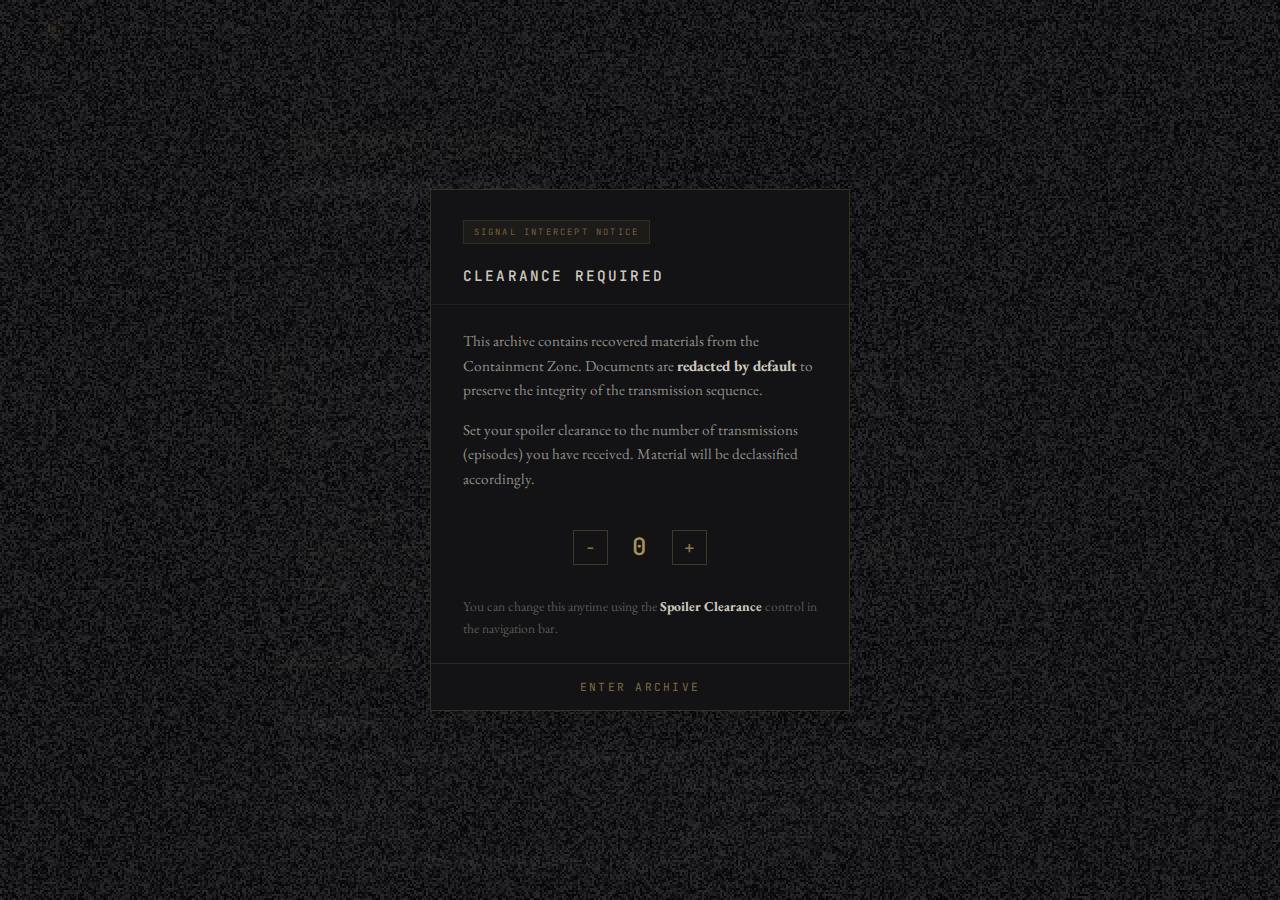
<file: archive/terminology/index.html>
<!DOCTYPE html>
<html lang="en">
<head>
    <meta charset="UTF-8">
    <link rel="icon" type="image/svg+xml" href="/img/favicon.svg">
    <link rel="icon" type="image/png" sizes="32x32" href="/img/favicon-32.png">
    <link rel="apple-touch-icon" sizes="180x180" href="/img/favicon-180.png">
    <meta name="viewport" content="width=device-width, initial-scale=1.0">
    <title>Terminology Index — FATA ORGANA</title>
    <link rel="stylesheet" href="/css/style.css">
    <link rel="stylesheet" href="/css/document.css">
    <link rel="stylesheet" href="/css/spoiler.css">
</head>
<body>
    <div class="scanline-overlay"></div>
    <div class="noise-overlay"></div>
    
    <nav class="site-nav">
        <a href="/" class="nav-logo">FATA ORGANA</a>
        <div class="nav-links">
            <a href="/about/">About</a>
        </div>
    </nav>

    <main class="page-content document">
        <div class="document-header">
            <span class="document-classification">REFERENCE DOCUMENT — RECOVERED</span>
            <h1>Terminology Index</h1>
            <p class="page-subtitle">Containment Zone Lexicon — 68 Entries</p>
            <div class="document-meta">
                <span>STATUS: ACTIVE — EXPANDING</span>
                <span>LAST UPDATED: 2026.01</span>
            </div>
        </div>

        <div class="document-note">
            <p><em>Editor's note: The following terminology was compiled from recovered transmissions, field observations, and fragments of pre-event documentation. Terms are organized by category. Cross-references indicate conceptual connections. Some entries contain information that is provisional or contested.</em></p>
        </div>

        <div class="glossary-nav">
            <a href="#core">Core Concepts</a>
            <a href="#minds">Minds &amp; Consciousness</a>
            <a href="#reality">Reality &amp; Maintenance</a>
            <a href="#locations">Locations</a>
            <a href="#phenomena">Mechanisms &amp; Phenomena</a>
            <a href="#dangers">Dangers &amp; Obstacles</a>
            <a href="#roles">Characters &amp; Roles</a>
            <a href="#symbols">Objects &amp; Symbols</a>
            <a href="#themes">Themes &amp; Philosophy</a>
        </div>

        <!-- CORE CONCEPTS -->
        <h2 id="core">Core Concepts</h2>

        <div class="term">
            <h3 class="term-name">Automations</h3>
            <p>The unconscious systems humanity built over millennia to make reality <span data-spoiler="2">self-maintaining</span>. Originally, humans — <span data-spoiler="3">Minds</span> — could <span data-spoiler="2">shape reality with conscious thought</span>, but this required enormous effort. They built automations to handle <span data-spoiler="2">physics, causality, time, bodily processes</span>, and all the complex workings of existence. Over generations, humanity <span data-spoiler="3">forgot they had created these systems</span> and became trapped in <span data-spoiler="3">determinism</span>. The <span data-spoiler="6">weapon</span> destroyed these automations within the Containment Zone, <span data-spoiler="6">restoring humanity's original power</span> but leaving most <span data-spoiler="3">unable to consciously maintain reality</span>.</p>
            <span class="term-related">Related: <span data-spoiler="6">Weapon/Gift</span>, Maintained Reality, <span data-spoiler="6">Ironic Tragedy</span></span>
        </div>

        <div class="term">
            <h3 class="term-name">Containment Zone (CZ)</h3>
            <p>The area affected by the <span data-spoiler="6">weapon</span> — roughly <span data-spoiler="1">the North American continent</span>. Inside the CZ, automations no longer function. Reality must be <span data-spoiler="2">consciously maintained by individual Minds</span>. Outside the CZ, the rest of the world continues as before, believing automations are simply "the laws of physics." The boundary is <span data-spoiler="1">patrolled by international naval forces</span>. Entry is prohibited. Exit is <span data-spoiler="2">rare and traumatic</span>.</p>
            <span class="term-related">Related: The Boundary, Automations, <span data-spoiler="6">Weapon/Gift</span></span>
        </div>

        <div class="term">
            <h3 class="term-name" data-spoiler="3">The Weapon / The Gift</h3>
            <p>The device deployed by a <span data-spoiler="7">collective of Minds</span> who discovered the truth about automations and sought to <span data-spoiler="6">destroy them</span>. They believed they were <span data-spoiler="6">freeing humanity from unconscious servitude</span> to automated systems. The weapon succeeded — within its range, all automations were <span data-spoiler="6">permanently disabled</span>. Whether this was an act of <span data-spoiler="6">liberation</span> or <span data-spoiler="6">mass murder</span> depends on your perspective. Those inside call it "the weapon." Those who understand what it revealed might call it "<span data-spoiler="9">the gift</span>." The story holds both interpretations in tension.</p>
            <span class="term-related">Related: Automations, <span data-spoiler="6">Ironic Tragedy</span>, Containment Zone</span>
        </div>

        <div class="term">
            <h3 class="term-name">Fata Organa</h3>
            <p>Borrowed from the Dictionary of Obscure Sorrows: the moment of glimpsing someone's <span data-spoiler="2">real self through a gap in their performance</span>. Seeing backstage while the curtain is still up. In this world, the automations were humanity's <span data-spoiler="3">performance — the curtain hiding our true nature as reality-shapers</span>. The CZ <span data-spoiler="3">tears away that curtain</span>, exposing <span data-spoiler="2">raw consciousness</span>. Every encounter with a <span data-spoiler="2">trapped mind</span>, every moment of <span data-spoiler="2">consciousness bleeding</span>, every glimpse of <span data-spoiler="2">true self</span> is a fata organa. Pronounced: FAH-tah or-GAH-nah.</p>
            <span class="term-related">Related: <span data-spoiler="2">Consciousness Bleeding</span>, Automations</span>
        </div>

        <div class="term" data-spoiler="6">
            <h3 class="term-name">The Ironic Tragedy</h3>
            <p>The weapon was built by <span data-spoiler="7">Collective Minds</span> who wanted to restore humanity's original <span data-spoiler="6">consciousness-shaping abilities</span>. But the weapon <span data-spoiler="7">disproportionately killed Collective Minds</span> (who spread themselves thin trying to help others) and primarily <span data-spoiler="7">benefited Octopus Minds</span> (who could maintain themselves alone). The revolutionaries <span data-spoiler="7">destroyed the system that benefited collectivists</span> and created conditions that <span data-spoiler="7">favored individualists</span> — the opposite of their intent.</p>
            <span class="term-related">Related: Weapon/Gift, <span data-spoiler="3">Collective Minds</span>, <span data-spoiler="3">Octopus Minds</span></span>
        </div>

        <!-- MINDS & CONSCIOUSNESS -->
        <h2 id="minds">Minds &amp; Consciousness</h2>

        <div class="term">
            <h3 class="term-name" data-spoiler="3">Minds</h3>
            <p>The fundamental term for <span data-spoiler="3">conscious beings</span> in this world. All humans are <span data-spoiler="3">Minds</span> — entities capable of <span data-spoiler="3">shaping reality through consciousness</span>. Before automations, this was conscious and effortful. After automations, it became unconscious and automatic. After the <span data-spoiler="6">weapon</span>, it is conscious again but most have <span data-spoiler="3">lost the skills</span>.</p>
            <span class="term-related">Related: <span data-spoiler="3">Collective Minds</span>, <span data-spoiler="3">Octopus Minds</span>, <span data-spoiler="5">Hybrid Minds</span>, <span data-spoiler="6">Child Minds</span></span>
        </div>

        <div class="term" data-spoiler="3">
            <h3 class="term-name">Collective Minds</h3>
            <p>Individuals who instinctively maintain reality through <span data-spoiler="3">cooperation with others</span>. Before automations, they worked in concert — "you hold <span data-spoiler="3">gravity</span> today, I'll maintain <span data-spoiler="3">molecular coherence</span>." They rotated responsibilities, shared the burden, and maintained reality as a <span data-spoiler="3">collective project</span>. Deep social bonds were essential for survival. After the weapon, most Collective-minded people <span data-spoiler="7">died because they tried to help others</span> and spread themselves too thin, <span data-spoiler="7">unable to maintain themselves alone</span>.</p>
            <span class="term-related">Related: Minds, Octopus Minds, <span data-spoiler="3">Collective Maintenance</span></span>
        </div>

        <div class="term" data-spoiler="3">
            <h3 class="term-name">Octopus Minds</h3>
            <p>Named for octopus intelligence — <span data-spoiler="3">solitary, distributed, self-sufficient</span>. Individuals who can maintain personal reality <span data-spoiler="3">alone without collective support</span>. Before automations, they preferred isolation, found collective maintenance <span data-spoiler="3">exhausting and intrusive</span>. More creative, unstable, experimental. After the weapon, Octopus Minds <span data-spoiler="7">survived because they could maintain themselves individually</span>. The irony: the weapon <span data-spoiler="7">meant to eliminate them</span> is what allowed them to <span data-spoiler="7">thrive</span>.</p>
            <span class="term-related">Related: Minds, Collective Minds, <span data-spoiler="3">Individual Maintenance</span>, <span data-spoiler="4">Isla</span></span>
        </div>

        <div class="term" data-spoiler="6">
            <h3 class="term-name">Pure Octopus Mind</h3>
            <p>An Octopus Mind who operates exclusively through <span data-spoiler="6">individual maintenance</span> with no need for collective support. Completely self-sufficient, can maintain stable reality <span data-spoiler="6">indefinitely alone</span>. No fear of isolation — comfortable in complete solitude. <span data-spoiler="6">Isla</span> is the primary example: her <span data-spoiler="6">neurodivergent cognition</span> made her naturally suited to independent reality maintenance, though this same trait contributed to her <span data-spoiler="7">separation from her child</span>.</p>
            <span class="term-related">Related: Octopus Minds, <span data-spoiler="4">Isla</span>, Individual Maintenance</span>
        </div>

        <div class="term" data-spoiler="5">
            <h3 class="term-name">Hybrid Minds</h3>
            <p>Individuals who can operate in <span data-spoiler="5">both collective and individual modes</span>. Before automations, they joined collectives for major projects, isolated for personal work. <span data-spoiler="5">Mediators</span> between the two approaches. Often the <span data-spoiler="5">most powerful reality-shapers</span>, also the most conflicted. <span data-spoiler="5">Marcus</span> is a Hybrid — capable of both <span data-spoiler="5">individual maintenance</span> and <span data-spoiler="5">bridging into others' consciousness</span>.</p>
            <span class="term-related">Related: Minds, Collective Minds, Octopus Minds, <span data-spoiler="1">Marcus</span>, <span data-spoiler="5">The Bridge</span></span>
        </div>

        <div class="term" data-spoiler="6">
            <h3 class="term-name">Child Minds</h3>
            <p>Consciousness in children operates differently — more <span data-spoiler="6">fluid</span>, less fixed, naturally <span data-spoiler="6">adaptive</span>. Child Minds don't cling to <span data-spoiler="6">rigid self-identity</span> the way adults do. They haven't yet <span data-spoiler="6">automated their consciousness</span> into fixed patterns. This fluidity makes them naturally suited to post-weapon reality, able to <span data-spoiler="6">shift between collective and individual maintenance instinctively</span>. <span data-spoiler="6">Leo</span> is the primary example: his consciousness <span data-spoiler="8">flows like water rather than holding shape like stone</span>.</p>
            <span class="term-related">Related: Minds, <span data-spoiler="6">Leo</span>, <span data-spoiler="6">Fluid Consciousness</span></span>
        </div>

        <div class="term">
            <h3 class="term-name" data-spoiler="2">Trapped Minds</h3>
            <p>Consciousnesses that have <span data-spoiler="2">lost the ability to maintain physical form</span> but <span data-spoiler="5">cannot disperse</span>. Unique to the post-weapon CZ. They cannot maintain form (<span data-spoiler="3">lost reality maintenance skills</span>), cannot disperse (<span data-spoiler="5">lost death skills</span>), and instinctively <span data-spoiler="2">cling to coherence</span> because they only know "stay whole = survive." The result: <span data-spoiler="2">eternal awareness without body</span>, locked between existence and non-existence. Horror: <span data-spoiler="3">holding themselves together out of habit and fear</span>. Hundreds or thousands scattered throughout the zone as a permanent landscape of <span data-spoiler="2">ambient suffering</span>.</p>
            <span class="term-related">Related: <span data-spoiler="5">Death as Mercy</span>, <span data-spoiler="5">Dispersal</span>, The Sound of Trapped Minds</span>
        </div>

        <div class="term">
            <h3 class="term-name" data-spoiler="2">Consciousness Bleeding</h3>
            <p>The involuntary leaking of one Mind's <span data-spoiler="2">maintained reality into another's perception</span>. In the CZ, without automated boundaries between consciousnesses, <span data-spoiler="2">thoughts, memories, and sensory experiences</span> can bleed between nearby Minds. The experience ranges from mild (<span data-spoiler="2">sensing another's emotional state</span>) to overwhelming (<span data-spoiler="3">losing track of which memories are yours</span>). <span data-spoiler="5">Marcus's Hybrid nature</span> makes him especially susceptible — and eventually, this vulnerability becomes his <span data-spoiler="9">greatest tool</span>.</p>
            <span class="term-related">Related: Fata Organa, Minds, <span data-spoiler="5">Hybrid Minds</span></span>
        </div>

        <div class="term" data-spoiler="6">
            <h3 class="term-name">Fluid Consciousness</h3>
            <p>The natural state of <span data-spoiler="6">Child Minds</span> — consciousness that <span data-spoiler="6">flows between modes</span> rather than being fixed. <span data-spoiler="6">Leo's</span> consciousness doesn't hold a <span data-spoiler="6">rigid shape</span>. It <span data-spoiler="8">adapts, shifts, merges, and separates</span> as needed. This is what <span data-spoiler="6">pre-automation consciousness</span> looked like: not a fixed point but a <span data-spoiler="6">living process</span>. Adults <span data-spoiler="6">lost this fluidity</span> through millennia of automated consciousness. Children haven't yet.</p>
            <span class="term-related">Related: Child Minds, <span data-spoiler="6">Leo</span>, Automations</span>
        </div>

        <!-- REALITY & MAINTENANCE -->
        <h2 id="reality">Reality &amp; Maintenance</h2>

        <div class="term">
            <h3 class="term-name" data-spoiler="2">Maintained Reality</h3>
            <p>Reality that is being <span data-spoiler="2">actively held in a coherent state</span> by one or more Minds. Inside the CZ, <span data-spoiler="2">nothing exists passively</span> — every physical law, every object's coherence, every moment of stable time is the product of <span data-spoiler="2">conscious effort</span>. The quality of maintained reality varies: a powerful Mind creates stability <span data-spoiler="3">indistinguishable from pre-weapon physics</span>. A struggling Mind creates reality that <span data-spoiler="2">shimmers, fragments, contradicts itself</span>.</p>
            <span class="term-related">Related: Automations, <span data-spoiler="3">Individual Maintenance</span>, <span data-spoiler="3">Collective Maintenance</span></span>
        </div>

        <div class="term" data-spoiler="3">
            <h3 class="term-name">Individual Maintenance</h3>
            <p>Reality maintenance performed by <span data-spoiler="3">a single Mind working alone</span>. The Octopus approach. More stable for the individual but <span data-spoiler="3">limited in scope</span> — you can maintain your own body, your immediate surroundings, and not much else. <span data-spoiler="3">Exhausting over long periods</span>. The dominant survival strategy in the post-weapon CZ.</p>
            <span class="term-related">Related: Maintained Reality, Octopus Minds, Collective Maintenance</span>
        </div>

        <div class="term" data-spoiler="3">
            <h3 class="term-name">Collective Maintenance</h3>
            <p>Reality maintenance performed by <span data-spoiler="3">multiple Minds working in concert</span>. The pre-automation default. More powerful and sustainable than individual maintenance — a group can <span data-spoiler="3">maintain vast areas of stable reality</span> while individuals rest. Requires <span data-spoiler="3">trust, communication, and shared intent</span>. Largely <span data-spoiler="7">extinct within the CZ</span> after the weapon killed most Collective Minds.</p>
            <span class="term-related">Related: Maintained Reality, Collective Minds, Individual Maintenance</span>
        </div>

        <div class="term" data-spoiler="3">
            <h3 class="term-name">Reality Shaping</h3>
            <p>The active, intentional <span data-spoiler="3">manipulation of maintained reality</span>. Beyond merely holding reality stable, a sufficiently skilled Mind can <span data-spoiler="3">reshape it</span> — changing physical laws, altering the landscape, <span data-spoiler="3">creating or destroying matter</span>. This was once an <span data-spoiler="3">art form</span>, practiced by master Minds before automations made the skill unnecessary. In the CZ, it is <span data-spoiler="3">rediscovered by necessity</span>.</p>
            <span class="term-related">Related: Maintained Reality, Minds</span>
        </div>

        <div class="term" data-spoiler="5">
            <h3 class="term-name">Dispersal</h3>
            <p>The pre-automation practice of <span data-spoiler="5">conscious, intentional death</span>. A dying Mind <span data-spoiler="5">broke consciousness into small pieces</span>, distributing each to <span data-spoiler="5">loved ones and community</span>. Each piece was small enough that the recipient absorbed it without losing identity. The dying Mind <span data-spoiler="5">gradually dissolved</span> — true death through <span data-spoiler="5">willing fragmentation</span>. Ritualized, sacred, honored. Knowledge of dispersal was <span data-spoiler="5">lost when automations made it unnecessary</span>. In the CZ, this lost knowledge is <span data-spoiler="5">desperately needed</span>: teaching dispersal could <span data-spoiler="5">free trapped minds</span>.</p>
            <span class="term-related">Related: <span data-spoiler="5">Death as Mercy</span>, Trapped Minds</span>
        </div>

        <div class="term" data-spoiler="3">
            <h3 class="term-name">Borrowing</h3>
            <p>A technique <span data-spoiler="3">Marcus</span> develops: temporarily <span data-spoiler="3">sharing another Mind's maintained reality</span>. Not merging, not taking over, but <span data-spoiler="3">leaning on someone else's consciousness</span> to rest his own. A hybrid skill — <span data-spoiler="5">collective enough to connect</span>, <span data-spoiler="5">individual enough to maintain boundaries</span>. How he survives the journey <span data-spoiler="4">inland</span>.</p>
            <span class="term-related">Related: Marcus, <span data-spoiler="5">Hybrid Minds</span>, Consciousness Bleeding</span>
        </div>

        <!-- LOCATIONS -->
        <h2 id="locations">Locations</h2>

        <div class="term">
            <h3 class="term-name">Land's End</h3>
            <p>The <span data-spoiler="1">western edge of the CZ</span> — where the continent meets the Pacific. Where <span data-spoiler="4">Isla</span> was working when the weapon was deployed. Where <span data-spoiler="1">Marcus's recurring dream</span> takes place. The name resonates: the literal end of land, the boundary between known and unknown, the place where <span data-spoiler="2">maintained reality meets unmaintained ocean</span>. This is where <span data-spoiler="4">Isla's journey began</span> and where <span data-spoiler="1">Marcus's dream calls him</span>.</p>
            <span class="term-related">Related: <span data-spoiler="4">Isla</span>, Marcus, <span data-spoiler="1">The Dream</span></span>
        </div>

        <div class="term" data-spoiler="4">
            <h3 class="term-name">The Center</h3>
            <p>Where <span data-spoiler="4">Isla's child</span> was staying when the weapon was deployed. Not Isla's lab or workplace — the place she <span data-spoiler="7">left Leo behind</span> because she needed solitude to work. The geographic and emotional <span data-spoiler="4">heart of the story</span>. Isla's journey toward the center is a journey toward her <span data-spoiler="7">guilt, her grief, and her child</span>. What she finds there — or what she has <span data-spoiler="9">built there</span> — drives the final act.</p>
            <span class="term-related">Related: <span data-spoiler="4">Isla</span>, <span data-spoiler="6">Leo</span>, Land's End</span>
        </div>

        <div class="term">
            <h3 class="term-name">The Boundary</h3>
            <p>The perimeter of the CZ — where <span data-spoiler="1">automated reality meets unmaintained reality</span>. Patrolled by <span data-spoiler="1">international naval forces</span>. The boundary is not a wall but a <span data-spoiler="2">gradient</span>: reality becomes increasingly <span data-spoiler="2">unstable</span> as you approach the CZ's edge from outside, and increasingly automated as you move away from the CZ toward the rest of the world. Crossing the boundary in either direction is <span data-spoiler="1">disorienting, dangerous</span>, and for most people, <span data-spoiler="2">fatal</span>.</p>
            <span class="term-related">Related: Containment Zone, Marcus</span>
        </div>

        <!-- MECHANISMS & PHENOMENA -->
        <h2 id="phenomena">Mechanisms &amp; Phenomena</h2>

        <div class="term" data-spoiler="7">
            <h3 class="term-name">The Reset</h3>
            <p>Marcus's transmissions <span data-spoiler="8">loop</span> — when he reaches a point of <span data-spoiler="8">failure or death</span>, his consciousness <span data-spoiler="8">resets to the beginning</span> of his journey. Each loop retains <span data-spoiler="8">some knowledge from previous iterations</span>, creating a <span data-spoiler="8">spiral structure rather than a circle</span>. The reset is not a mechanical process; it is Marcus's consciousness <span data-spoiler="8">instinctively protecting itself</span> by reverting to a known stable state. Each reset <span data-spoiler="9">costs something</span> — memories blur, details shift, the transmission <span data-spoiler="9">degrades</span>.</p>
            <span class="term-related">Related: Marcus, Transmissions, <span data-spoiler="8">The Loop</span></span>
        </div>

        <div class="term" data-spoiler="7">
            <h3 class="term-name">The Loop</h3>
            <p>The overall structure of Marcus's journey as experienced through his transmissions. Not a simple <span data-spoiler="8">repetition</span> but a <span data-spoiler="8">spiral</span> — each iteration advances despite appearing to <span data-spoiler="8">repeat</span>. The loop is the story's formal structure: twelve episodes following <span data-spoiler="8">multiple iterations of the same journey</span>, each revealing <span data-spoiler="8">new layers</span>, deeper understanding, and <span data-spoiler="8">progressive character development</span>.</p>
            <span class="term-related">Related: <span data-spoiler="8">The Reset</span>, Transmissions</span>
        </div>

        <div class="term">
            <h3 class="term-name">The Transmissions</h3>
            <p><span data-spoiler="1">Marcus's</span> radio broadcasts from within the CZ — the frame device for the entire story. He records on <span data-spoiler="1">emergency frequencies</span>, uncertain if anyone is listening. The transmissions are simultaneously: a <span data-spoiler="1">survival mechanism</span> (talking keeps him sane), a <span data-spoiler="1">record</span> (documenting what he experiences), and ultimately, the <span data-spoiler="9">final fata organa</span> (the audience realizes the transmissions themselves are <span data-spoiler="9">Marcus's maintained reality</span>, his way of <span data-spoiler="9">holding himself together across loops</span>).</p>
            <span class="term-related">Related: Marcus, <span data-spoiler="8">The Loop</span>, <span data-spoiler="8">The Reset</span></span>
        </div>

        <!-- DANGERS & OBSTACLES -->
        <h2 id="dangers">Dangers &amp; Obstacles</h2>

        <div class="term" data-spoiler="4">
            <h3 class="term-name">Grief Storms</h3>
            <p>Reality disturbances caused by the concentrated <span data-spoiler="4">grief, rage, or despair</span> of powerful Minds. Emotional states so intense they <span data-spoiler="4">destabilize maintained reality</span> in a wide radius. Unpredictable, dangerous, and one of the primary hazards of travel through the zone. <span data-spoiler="4">Isla's grief</span> creates some of the <span data-spoiler="7">largest storms in the CZ</span>.</p>
            <span class="term-related">Related: Maintained Reality, <span data-spoiler="4">Isla</span>, Dangers</span>
        </div>

        <div class="term" data-spoiler="3">
            <h3 class="term-name">Reality Traps</h3>
            <p>Regions where maintained reality has become <span data-spoiler="3">self-reinforcing in destructive patterns</span>. A Mind's last desperate attempt at maintenance, <span data-spoiler="3">frozen in a loop</span>. Enter a reality trap and you may find yourself in a pocket of seemingly stable reality — <span data-spoiler="3">a kitchen, a living room, a park</span> — that won't let you leave. The trapped Mind that created it <span data-spoiler="3">holds the space together reflexively</span>, and your presence gives it <span data-spoiler="3">more consciousness to feed on</span>.</p>
            <span class="term-related">Related: Trapped Minds, Maintained Reality</span>
        </div>

        <!-- CHARACTERS & ROLES -->
        <h2 id="roles">Characters &amp; Roles</h2>

        <div class="term">
            <h3 class="term-name">Marcus Reed</h3>
            <p>The primary narrator. A <span data-spoiler="5">Hybrid Mind</span> who survived the CZ and was found <span data-spoiler="1">adrift outside the boundary</span>. After recovering <span data-spoiler="1">fragments of memory</span> in <span data-spoiler="1">Lisbon</span>, he <span data-spoiler="1">steals a sailboat</span> and returns to the zone, compelled by a <span data-spoiler="1">recurring dream of a woman</span> at <span data-spoiler="1">Land's End</span>. His transmissions form the structure of the story. His <span data-spoiler="5">hybrid nature</span> — able to operate both individually and collectively — makes him uniquely suited to <span data-spoiler="5">bridge the gap</span> between <span data-spoiler="4">Isla</span> and the rest of the zone's survivors.</p>
            <span class="term-related">Related: <span data-spoiler="5">Hybrid Minds</span>, <span data-spoiler="5">The Bridge</span>, Transmissions</span>
        </div>

        <div class="term" data-spoiler="4">
            <h3 class="term-name">Isla</h3>
            <p>A <span data-spoiler="4">neuroscientist</span> and <span data-spoiler="6">Pure Octopus Mind</span>. Was at <span data-spoiler="4">Land's End</span> working in isolation when the weapon was deployed. A <span data-spoiler="4">single mother</span> — her child, <span data-spoiler="6">Leo</span>, was staying with a caretaker at "<span data-spoiler="4">the center</span>." Her <span data-spoiler="6">autism</span> (never named, shown through her characteristics) drives her Octopus nature: <span data-spoiler="6">independent processing, comfort with solitude, direct cognition</span>. Survived because her <span data-spoiler="6">neurodivergent mind</span> was already suited to individual maintenance. Her <span data-spoiler="7">guilt over leaving Leo</span> drives everything she does in the zone.</p>
            <span class="term-related">Related: <span data-spoiler="6">Pure Octopus Mind</span>, <span data-spoiler="6">Leo</span>, <span data-spoiler="4">The Center</span>, Land's End</span>
        </div>

        <div class="term" data-spoiler="6">
            <h3 class="term-name">Leo</h3>
            <p><span data-spoiler="4">Isla's</span> child. A <span data-spoiler="6">Child Mind</span> whose <span data-spoiler="6">fluid consciousness</span> allowed him to survive the weapon in a form <span data-spoiler="8">adults cannot achieve</span>. Leo did not become a trapped mind because <span data-spoiler="6">children don't cling to fixed identity</span> the way adults do. What happened to him — <span data-spoiler="9">where he is</span>, <span data-spoiler="9">what form his consciousness takes</span> — is the central mystery driving <span data-spoiler="7">Isla's journey</span>. He is <span data-spoiler="11">hope embodied</span>: proof that consciousness can <span data-spoiler="11">adapt rather than merely endure or break</span>.</p>
            <span class="term-related">Related: <span data-spoiler="6">Child Minds</span>, <span data-spoiler="4">Isla</span>, <span data-spoiler="6">Fluid Consciousness</span>, <span data-spoiler="4">The Center</span></span>
        </div>

        <div class="term" data-spoiler="5">
            <h3 class="term-name">The Bridge</h3>
            <p>What <span data-spoiler="5">Marcus becomes</span>: the connection between <span data-spoiler="5">Isla's isolated Octopus nature</span> and the <span data-spoiler="9">collective healing</span> the zone needs. His <span data-spoiler="5">Hybrid Mind</span> can reach Isla where no <span data-spoiler="5">Collective Mind could</span> (she'd reject the intrusion) and connect her to others in ways no <span data-spoiler="5">Octopus Mind could</span> (they couldn't bridge to her). His role is not to <span data-spoiler="9">fix Isla</span> but to create the conditions where <span data-spoiler="9">reunion with Leo</span> becomes possible.</p>
            <span class="term-related">Related: Marcus, Hybrid Minds, <span data-spoiler="4">Isla</span></span>
        </div>

        <div class="term" data-spoiler="7">
            <h3 class="term-name">The Weapon-Deployers</h3>
            <p>The collective of Minds who <span data-spoiler="7">built and deployed the weapon</span>. They believed they were <span data-spoiler="7">liberating humanity</span> from automated consciousness. They were <span data-spoiler="7">Collective Minds</span> — believed deeply in <span data-spoiler="7">shared experience and cooperative reality</span>. The irony: their weapon <span data-spoiler="7">destroyed the system that supported their way of life</span> and created conditions that <span data-spoiler="7">favored their philosophical opposites</span>. Most <span data-spoiler="7">died in the aftermath</span>, victims of their own liberation.</p>
            <span class="term-related">Related: Weapon/Gift, <span data-spoiler="6">Ironic Tragedy</span>, Collective Minds</span>
        </div>

        <!-- OBJECTS & SYMBOLS -->
        <h2 id="symbols">Objects &amp; Symbols</h2>

        <div class="term" data-spoiler="9">
            <h3 class="term-name">The Octopus (Recurring)</h3>
            <p>A real octopus that Marcus encounters in the <span data-spoiler="9">waters off the coast</span> — solitary, intelligent, alien in its cognition. Becomes a motif: the octopus represents the <span data-spoiler="9">Octopus Mind in its purest form</span>. Distributed intelligence, no need for others, comfortable in the deep and the dark. The octopus appears in <span data-spoiler="9">multiple iterations</span> of Marcus's journey, each time revealing something new about <span data-spoiler="9">solitary consciousness</span>.</p>
            <span class="term-related">Related: Octopus Minds, <span data-spoiler="4">Isla</span></span>
        </div>

        <div class="term">
            <h3 class="term-name">The Sailboat</h3>
            <p>The boat Marcus <span data-spoiler="1">steals in Lisbon</span> to return to the CZ. A small vessel — intimate, vulnerable, requiring <span data-spoiler="1">constant attention</span> to maintain. The sailboat is Marcus's first lesson in <span data-spoiler="2">individual maintenance</span>: the boat doesn't sail itself, the sea doesn't cooperate automatically. Everything requires <span data-spoiler="2">conscious effort</span>. The boat becomes an extension of his <span data-spoiler="2">maintained reality</span>, and its condition mirrors his <span data-spoiler="8">psychological state across loops</span>.</p>
            <span class="term-related">Related: Marcus, The Boundary</span>
        </div>

        <!-- THEMES & PHILOSOPHY -->
        <h2 id="themes">Themes &amp; Philosophy</h2>

        <div class="term" data-spoiler="9">
            <h3 class="term-name">Individual vs. Collective</h3>
            <p>The central philosophical tension. Before automations, both modes of consciousness <span data-spoiler="9">coexisted in dynamic tension</span>. The weapon forced a reckoning: which mode of being is more <span data-spoiler="9">authentic</span>? More <span data-spoiler="9">sustainable</span>? More <span data-spoiler="9">human</span>? The story <span data-spoiler="11">refuses to pick a side</span>. Collective consciousness offers <span data-spoiler="9">belonging</span> but demands <span data-spoiler="9">conformity</span>. Individual consciousness offers <span data-spoiler="9">freedom</span> but guarantees <span data-spoiler="9">isolation</span>. The resolution is <span data-spoiler="11">family</span> — chosen small groups, <span data-spoiler="11">natural collectives</span> rather than imposed ones.</p>
            <span class="term-related">Related: Collective Minds, Octopus Minds, <span data-spoiler="11">Family as the Third Way</span></span>
        </div>

        <div class="term" data-spoiler="5">
            <h3 class="term-name">Death as Mercy</h3>
            <p>The question: is the ability to <span data-spoiler="5">truly die</span> essential to bearable existence? <span data-spoiler="5">Marcus's father's dementia</span> — watching consciousness become <span data-spoiler="5">trapped by failing mental systems</span> — prepared Marcus to understand trapped minds. Both his father and the zone's trapped minds suffer from the same condition: <span data-spoiler="5">awareness without agency</span>, presence without ability. Teaching <span data-spoiler="5">dispersal</span> (conscious death) could <span data-spoiler="5">free trapped minds</span>. Should consciousness ever be <span data-spoiler="5">eternal</span>?</p>
            <span class="term-related">Related: Dispersal, Trapped Minds, Marcus</span>
        </div>

        <div class="term" data-spoiler="11">
            <h3 class="term-name">Family as the Third Way</h3>
            <p>The resolution to the <span data-spoiler="11">individual vs. collective</span> debate. Not large enforced collectives (<span data-spoiler="11">conformity, lost individuality</span>). Not pure isolated individuals (<span data-spoiler="11">tyranny, loneliness</span>). But <span data-spoiler="11">chosen small groups</span>: parent-child, partners, families. Natural collective rather than imposed. Connection from <span data-spoiler="11">strength and choice</span>, not need or force. <span data-spoiler="11">Marcus</span> (Hybrid) + <span data-spoiler="11">Isla</span> (Octopus) + <span data-spoiler="11">Leo</span> (fluid child) = the model for <span data-spoiler="11">future survival</span>.</p>
            <span class="term-related">Related: Individual vs. Collective, <span data-spoiler="4">Isla</span>, <span data-spoiler="6">Leo</span>, Marcus</span>
        </div>

    </main>

    <footer class="site-footer">
        <p>FATA ORGANA is a work of fiction. The transmissions are not real. The Containment Zone does not exist.</p>
        <p class="footer-sub">Created by Wiley Davis</p>
    </footer>
    <script src="/js/spoiler.js"></script>
    <script src="/js/spa-redirect.js"></script>
</body>
</html>
</file>
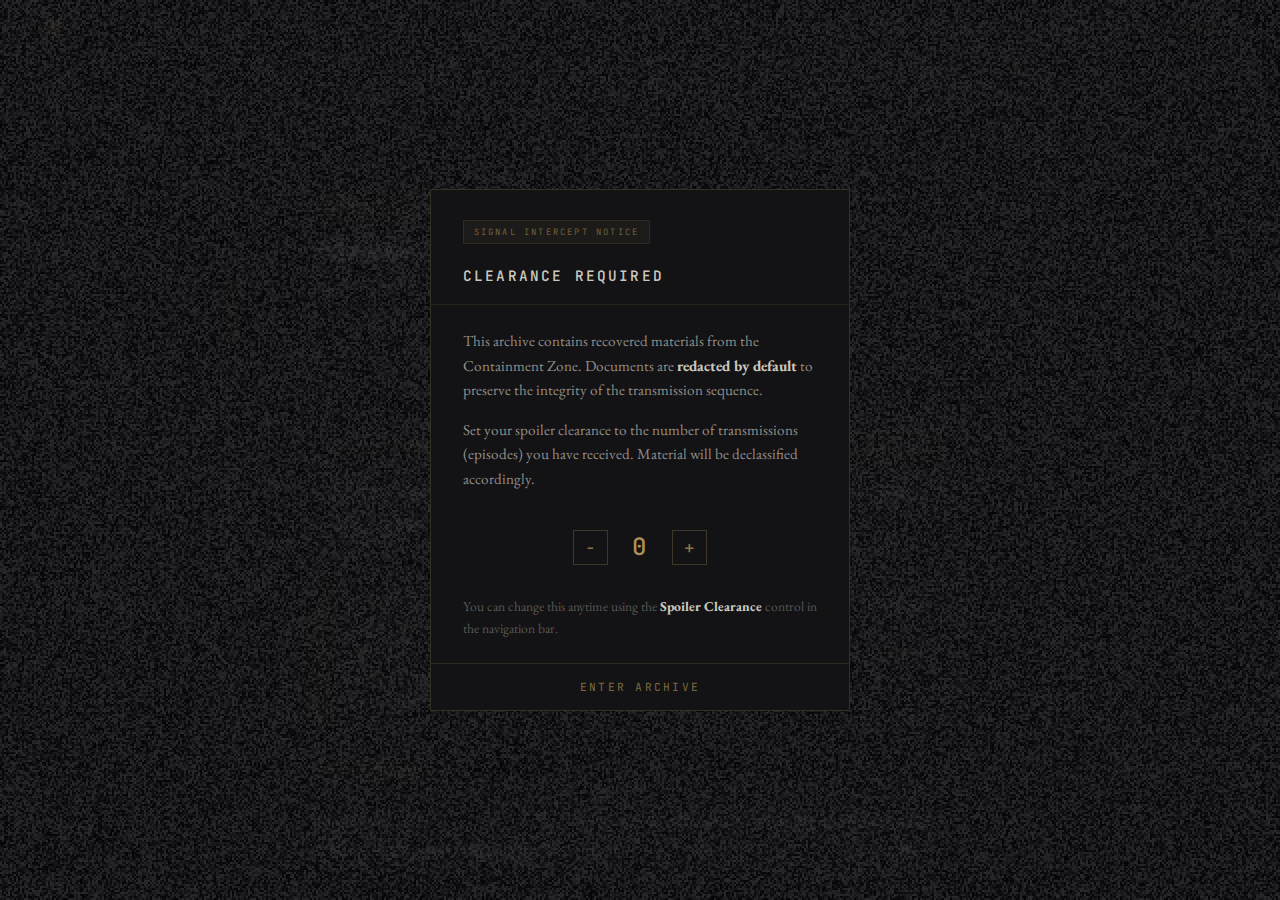
<file: archive/transmission-fx/index.html>
<!DOCTYPE html>
<html lang="en">
<head>
    <meta charset="UTF-8">
    <link rel="icon" type="image/svg+xml" href="/img/favicon.svg">
    <link rel="icon" type="image/png" sizes="32x32" href="/img/favicon-32.png">
    <link rel="apple-touch-icon" sizes="180x180" href="/img/favicon-180.png">
    <meta name="viewport" content="width=device-width, initial-scale=1.0">
    <title>Transmission FX Chain — FATA ORGANA</title>
    <link rel="stylesheet" href="/css/style.css">
    <link rel="stylesheet" href="/css/spoiler.css">
    <link rel="stylesheet" href="/css/document.css">
    <link rel="stylesheet" href="/css/layers.css">
</head>
<body>
    <div class="scanline-overlay"></div>
    <div class="noise-overlay"></div>
    
    <nav class="site-nav">
        <a href="/" class="nav-logo">FATA ORGANA</a>
        <div class="nav-links">
            <a href="/about/">About</a>
        </div>
    </nav>

    <main class="page-content document" data-layers>
        <div class="document-header">
            <span class="document-classification">FIELD MANUAL — RECOVERED</span>
            <h1>Transmission FX Chain</h1>
            <p class="page-subtitle">Signal Conditioning &amp; Emotional Modulation</p>
            <div class="document-meta">
                <span>STATUS: LIVING DOCUMENT</span>
                <span>CREATED: 2026.02.12</span>
                <span>REVISED: ONGOING</span>
            </div>
        </div>

        <!-- ==========================================
             ARTIFICE 1 — IN-WORLD FIELD MANUAL
             Blueprint for constructing an Emotional
             Maintenance Automation in the CZ
             ========================================== -->

        <div data-layer="1" data-layer-name="FIELD MANUAL — EMOTIONAL MAINTENANCE AUTOMATION" data-layer-classification="FIELD MANUAL FM-005 — RECOVERED">

            <div class="document-note">
                <p><em>This document describes the architecture of an <span data-spoiler="3">Emotional Maintenance Automation</span> — a constructed system capable of sustaining a continuous range of emotional states within the <span data-spoiler="2">Containment Zone</span>. Before the <span data-spoiler="2">Adjustment</span>, emotional coherence was maintained automatically. This blueprint provides a method for rebuilding that capacity by hand. It is the most fragile of the <span data-spoiler="3">reconstructed automations</span> documented to date.</em></p>
            </div>

            <h2>The Problem</h2>

            <p>Inside the <span data-spoiler="2">Containment Zone</span>, emotions do not persist. A feeling arises, peaks, and then — rather than fading naturally — it <span data-spoiler="3">simply ceases, replaced by nothing</span>. The experience is not numbness. Numbness is itself a feeling. What occurs is closer to <span data-spoiler="4">an absence where a feeling should be</span>. Researchers report the sensation as a gap between one heartbeat and the next that never resolves.</p>

            <p>The <span data-spoiler="2">Automations</span> once handled this. Emotional continuity — the ability to feel anger, then feel it cool into resentment, then watch resentment soften into something like understanding — required <span data-spoiler="3">unconscious maintenance structures that held the gradient between states</span>. Without them, emotions arrive as discrete events with no connective tissue. <span data-spoiler="5">Joy does not lead to contentment. Grief does not lead to acceptance. Each state exists in isolation, then vanishes.</span></p>

            <p>This document describes a method for constructing a replacement. Not a restoration of what was lost — <span data-spoiler="6">the original automations cannot be rebuilt because they were never consciously understood</span> — but a new architecture that achieves equivalent function through deliberate engineering.</p>

            <h2>Core Architecture</h2>

            <p>The automation processes emotional states through a critical signal path. Each stage must be constructed in order, as each depends on the output of the one before it.</p>

            <p>Raw emotional input is first <span data-spoiler="3">stripped of chaotic resonance</span> — the noise floor that accumulates when feelings arise without structural support. The input is then <span data-spoiler="3">compressed to a stable operating range</span>, ensuring that no single emotional spike overwhelms the system. Only after stabilization does the signal enter the core processing engine.</p>

            <p>The engine operates through <span data-spoiler="4">three parallel channels that process the same emotional input simultaneously</span>:</p>

            <p>The first channel preserves the <span data-spoiler="4">unaltered emotional state — the feeling as it actually is, before the Zone can dissolve it</span>. This channel maintains clarity and intelligibility of the original emotion. It is the anchor.</p>

            <p>The second channel imposes <span data-spoiler="4">the characteristic texture of mediated experience</span> — the quality that distinguishes a felt emotion from a raw one. Before the <span data-spoiler="2">Adjustment</span>, this texture was applied automatically: feelings arrived already shaped by context, memory, and expectation. This channel reconstructs that shaping. It <span data-spoiler="5">narrows the bandwidth of the emotion to what consciousness can actually hold, boosts the frequencies of meaning, and adds the gentle noise of lived experience</span> — the crackle and warmth that make a feeling feel <em>real</em> rather than clinical.</p>

            <p>The third channel introduces <span data-spoiler="5">controlled degradation — the sense of distance between the self and its own feelings</span>. This is counterintuitive but essential. Emotions experienced with zero distance are overwhelming. The pre-<span data-spoiler="2">Adjustment</span> automations maintained a <span data-spoiler="6">thin membrane of perspective between consciousness and affect</span>. Without it, feelings are either absent or catastrophic. This channel rebuilds that membrane.</p>

            <p>The three channels are blended by a <span data-spoiler="4">selector mechanism that determines the ratio of clarity to texture to distance</span>. The selector is the primary control surface of the automation. It is what allows the system to evolve.</p>

            <h2>Modulation Controls</h2>

            <p>The automation exposes eight modulation surfaces. Each governs a different dimension of emotional maintenance. They are designed to be operated in combination, and their interactions are as important as their individual effects.</p>

            <h3>Signal Fidelity</h3>
            <p>Controls the <span data-spoiler="4">overall coherence of emotional experience</span>. At low settings, emotions arrive fragmented and distant — <span data-spoiler="5">recognizable but damaged, like hearing your own name called through heavy interference</span>. At high settings, emotions are vivid and immediate. The fidelity control is the primary mechanism for <span data-spoiler="7">evolving the automation's function over time</span>. Early calibration demands low fidelity. As the <span data-spoiler="6">subject adapts to Zone conditions</span>, fidelity can be increased.</p>

            <h3>Warmth</h3>
            <p>Governs the <span data-spoiler="4">harmonic richness of emotional experience</span>. Cold settings produce technically accurate but affectively thin states — you know you are feeling something, but it carries no <span data-spoiler="5">resonance with past experience</span>. Warm settings introduce <span data-spoiler="5">overtones of memory and association</span>. The feeling of anger, at warm settings, arrives already connected to every anger you have ever felt. This is both its power and its danger.</p>

            <h3>Presence</h3>
            <p>Determines how <span data-spoiler="4">prominently the emotional state registers against the background of Zone conditions</span>. At low settings, emotions exist but are easily overwhelmed by <span data-spoiler="3">environmental interference</span>. At high settings, the emotion cuts through — audible even in conditions of extreme <span data-spoiler="4">causal decay</span>.</p>

            <h3>Atmospheric</h3>
            <p>Controls the <span data-spoiler="5">spatial quality of emotional experience — how far the feeling seems to extend beyond the boundary of the self</span>. At high settings, emotions feel vast and environmental, as if the feeling is happening to the landscape rather than to the person. At low settings, emotions are contained, private, immediate. <span data-spoiler="7">Some researchers prefer high atmospheric settings because the distributed quality makes emotions easier to survive. Others find it disorienting.</span></p>

            <h3>Clarity</h3>
            <p>An emergency control. <span data-spoiler="5">Overrides all other parameters to maximize the legibility of the current emotional state</span> without changing its character. Used when a researcher becomes uncertain whether they are feeling something or merely remembering having felt it — a <span data-spoiler="6">common symptom of extended Zone exposure</span>.</p>

            <h3>Intimacy</h3>
            <p>Governs the <span data-spoiler="5">perceived distance between the self and its own emotional state</span>. At low settings, feelings are observed rather than experienced — useful for analytical work but corrosive to <span data-spoiler="6">identity coherence over extended periods</span>. At high settings, there is no distance between the feeler and the feeling. <span data-spoiler="7">This is the state most closely resembling pre-Adjustment emotional experience, and also the most dangerous, because it leaves no room for the self to exist separately from what it feels.</span></p>

            <h3>Tension</h3>
            <p>Matches <span data-spoiler="5">the internal pressure of the emotional state to the external conditions of the Zone</span>. When Zone conditions are volatile — <span data-spoiler="4">during causal storms, temporal discontinuities, or boundary events</span> — tension should be high, producing emotional states that are compressed and ready to discharge. When conditions stabilize, tension decreases, allowing emotions to expand and breathe.</p>

            <h3>Interference</h3>
            <p>Introduces <span data-spoiler="5">deliberate noise into the emotional signal</span>. This seems counterproductive, but controlled interference serves a critical function: it <span data-spoiler="6">prevents the automation from producing emotions that are too clean, too perfect, too clearly engineered</span>. The pre-<span data-spoiler="2">Adjustment</span> automations introduced noise naturally. Without it, emotions feel synthetic. <span data-spoiler="8">Test subjects consistently rejected perfectly coherent emotions as alien. A small amount of static made the same emotions feel like their own.</span></p>

            <h2>Calibration Protocol</h2>

            <p>The automation must be calibrated in stages. Attempting to operate at full fidelity before the subject has adapted produces <span data-spoiler="6">emotional flooding — an uncontrolled cascade where every feeling triggers every associated feeling simultaneously</span>.</p>

            <h3>Stage 1 — Attenuation</h3>
            <p>Initial calibration. Fidelity low, interference moderate, all other controls at conservative midpoints. The subject should experience emotions as <span data-spoiler="5">distant but recognizable — a transmission from far away</span>. The goal is not emotional richness but emotional survival. Confirm that the automation can maintain basic continuity: one state flows into another without gaps. <span data-spoiler="7">Duration: days to weeks, depending on severity of Zone exposure.</span></p>

            <h3>Stage 2 — Stabilization</h3>
            <p>Fidelity increases. Warmth introduced. The subject begins to experience emotions with <span data-spoiler="5">context and history rather than as isolated events</span>. Atmospheric settings are adjusted to find the subject's preferred spatial relationship to their own feelings. <span data-spoiler="7">Researchers with certain cognitive profiles — particularly those with high pattern sensitivity — may stabilize faster here.</span></p>

            <h3>Stage 3 — Integration</h3>
            <p>Fidelity at operational levels. Intimacy carefully increased. The subject should be able to <span data-spoiler="5">feel without observing themselves feeling</span> — the natural state that the <span data-spoiler="2">Automations</span> once provided. Tension and presence become responsive to environmental conditions rather than fixed. <span data-spoiler="8">At full integration, the automation becomes invisible. The subject forgets it's running. This is the goal.</span></p>

            <h3>Stage 4 — Transparency</h3>
            <p>The automation reaches full operational capacity. Emotional experience is <span data-spoiler="6">indistinguishable from pre-Adjustment normalcy</span> within the subject's immediate awareness. The modulation controls remain accessible but are rarely needed. <span data-spoiler="9">Some researchers at this stage report that the automation feels less like a prosthetic and more like something they built inside themselves. The distinction may not matter.</span></p>

            <h2>Integration with Other Systems</h2>

            <p>The emotional maintenance automation does not operate in isolation. It depends on and feeds into other <span data-spoiler="3">reconstructed systems</span>:</p>

            <p>The <span data-spoiler="4">frequency domains must be allocated carefully</span>. The deep substrate of consciousness — <span data-spoiler="5">the slow rhythms of identity, the fundamental pulse of being</span> — occupies a range that the emotional automation must not interfere with. Emotional processing occupies the middle registers. <span data-spoiler="5">The high frequencies — rapid perception, sensory detail, the sparkle of moment-to-moment awareness</span> — are shared territory, negotiated dynamically.</p>

            <p><span data-spoiler="6">During periods of high cognitive load</span> — when identity maintenance or causal coherence systems are under stress — the emotional automation should increase tension and presence to match. <span data-spoiler="7">During periods of stability, warmth and intimacy can expand.</span> The automation's controls are designed to be modulated in response to the total system state, not operated in isolation.</p>

            <h2>Known Limitations</h2>

            <p>This architecture is not a complete solution. Several limitations remain unresolved.</p>

            <p><span data-spoiler="7">The automation cannot generate emotions. It can only maintain and modulate states that arise naturally within the subject.</span> If the Zone has suppressed emotional generation entirely — a condition observed in <span data-spoiler="8">long-term exposure subjects who have lost the capacity for spontaneous affect</span> — the automation has no input to process.</p>

            <p><span data-spoiler="8">The interference control masks a deeper problem. The fact that perfectly coherent emotions feel alien suggests that the pre-Adjustment automations did something more than maintain — they may have partially created the experience of feeling itself.</span> If true, this automation is not a replacement but a simulation. The distinction matters philosophically. Whether it matters practically depends on the subject.</p>

            <p><span data-spoiler="9">The calibration protocol assumes the subject wants to feel. Not all researchers do. Some prefer the clean absence to the reconstructed presence. They may be right.</span></p>

            <div class="document-note" style="margin-top: 3rem;">
                <p><em>"The signal was always there. We just forgot how to receive it."</em></p>
                <p><em>— <span data-spoiler="1">Marcus Reed</span>, <span data-spoiler="7">iteration unknown</span></em></p>
            </div>

        </div>

        <!-- ==========================================
             ARTIFICE 0 — RAW PRODUCTION METHODOLOGY
             VHF Transmission FX Chain for Fata Organa
             ========================================== -->

        <div data-layer="0" data-layer-name="PRODUCTION — VHF TRANSMISSION FX CHAIN" data-layer-classification="METHODOLOGY — OPEN">

            <style>
            .fx-table { width: 100%; border-collapse: collapse; margin: 0.75rem 0 1.25rem; font-size: 0.9rem; }
            .fx-table td { padding: 0.3rem 0.75rem; border-bottom: 1px solid rgba(42, 42, 47, 0.4); vertical-align: top; line-height: 1.5; }
            .fx-table td:first-child { font-family: var(--mono); font-size: 0.8rem; color: var(--text-bright); white-space: nowrap; width: 35%; }
            .fx-table tr:last-child td { border-bottom: none; }
            .fx-device { font-family: var(--mono); font-size: 0.75rem; color: var(--accent-dim); text-transform: uppercase; letter-spacing: 0.08em; margin: 1.25rem 0 0.4rem; }
            .fx-device:first-child { margin-top: 0; }
            .fx-chain-label { display: inline-block; font-family: var(--mono); font-size: 0.65rem; text-transform: uppercase; letter-spacing: 0.12em; padding: 0.15rem 0.5rem; border: 1px solid rgba(196, 163, 90, 0.15); color: var(--accent-dim); background: rgba(196, 163, 90, 0.04); margin-bottom: 0.5rem; }
            .fx-signal-path { display: flex; align-items: center; flex-wrap: wrap; gap: 0.4rem; padding: 1rem; margin: 1rem 0 1.5rem; background: rgba(196, 163, 90, 0.03); border: 1px solid rgba(196, 163, 90, 0.08); font-family: var(--mono); font-size: 0.75rem; }
            .fx-signal-path .node { color: var(--text-bright); padding: 0.25rem 0.6rem; border: 1px solid rgba(196, 163, 90, 0.12); background: rgba(10, 10, 12, 0.6); white-space: nowrap; }
            .fx-signal-path .arrow { color: var(--accent-dim); }
            .fx-preset-grid { display: grid; grid-template-columns: 1fr 1fr; gap: 0.15rem 1.5rem; margin: 0.5rem 0 0.75rem; font-size: 0.9rem; }
            .fx-preset-grid .fx-param { font-family: var(--mono); font-size: 0.8rem; color: var(--text-dim); }
            .fx-preset-grid .fx-val { font-family: var(--mono); font-size: 0.8rem; color: var(--text-bright); }
            .fx-macro-maps { margin: 0.4rem 0 0.25rem; padding-left: 1.25rem; font-size: 0.9rem; line-height: 1.6; }
            .fx-macro-maps li { color: var(--text-primary); margin-bottom: 0.15rem; }
            .fx-macro-range { font-family: var(--mono); font-size: 0.8rem; color: var(--text-dim); margin: 0.25rem 0 0; }
            .fx-note { font-family: var(--mono); font-size: 0.7rem; color: var(--accent-dim); margin-top: 0.5rem; letter-spacing: 0.02em; }
            @media (max-width: 600px) {
                .fx-table td:first-child { white-space: normal; width: 40%; }
                .fx-preset-grid { grid-template-columns: 1fr; }
                .fx-signal-path { font-size: 0.65rem; }
            }
            </style>

            <div class="document-note">
                <p><em>This document describes the VHF radio transmission effect chain used for Marcus's voice throughout Fata Organa. It evolves from distant and degraded in early episodes to intimate and present by the finale, while always maintaining broadcast character. Eight macro controls provide real-time creative shaping of the voice without breaking the transmission illusion.</em></p>
            </div>

            <h2>The Concept</h2>

            <p>The voice needs to feel like it's being transmitted via VHF radio from Marcus's stolen sailboat, with two critical requirements: it evolves over episodes from distant and degraded to close and clear while keeping transmission quality, and it provides emotional shaping tools to match voice processing to musical energy and narrative arc.</p>

            <h2>Signal Path</h2>

            <div class="fx-signal-path">
                <span class="node">Voice Input</span>
                <span class="arrow">→</span>
                <span class="node">EQ Eight</span>
                <span class="arrow">→</span>
                <span class="node">Compressor</span>
                <span class="arrow">→</span>
                <span class="node">Audio Effect Rack</span>
                <span class="arrow">→</span>
                <span class="node">EQ Eight</span>
                <span class="arrow">→</span>
                <span class="node">Limiter</span>
            </div>

            <p>The Audio Effect Rack contains three parallel processing chains — Clean, Transmission, and Degradation — blended by a chain selector mapped to the primary macro.</p>

            <h2>Chain Build</h2>

            <h3>1. EQ Eight — Input Cleanup</h3>

            <table class="fx-table">
                <tr><td>High-Pass</td><td>80–100 Hz, 24 dB/oct (room rumble)</td></tr>
                <tr><td>Notch</td><td>50–60 Hz if needed (electrical hum)</td></tr>
                <tr><td>All other bands</td><td>Off — main EQ comes later</td></tr>
            </table>

            <h3>2. Compressor — Input Leveling</h3>

            <table class="fx-table">
                <tr><td>Ratio</td><td>3:1 to 4:1</td></tr>
                <tr><td>Attack</td><td>10–20 ms (preserve consonants)</td></tr>
                <tr><td>Release</td><td>Auto or 100–200 ms</td></tr>
                <tr><td>Threshold</td><td>3–6 dB reduction on peaks</td></tr>
                <tr><td>Knee</td><td>1–2 (gentle)</td></tr>
            </table>

            <h3>3. Audio Effect Rack — The Transmission Engine</h3>

            <p>Create an Audio Effect Rack with three parallel chains:</p>

            <p><span class="fx-chain-label">Chain A — Clean (Dry Voice)</span></p>
            <p>Maintains intelligibility and intimacy. The anchor signal.</p>
            <p class="fx-device">EQ Eight</p>
            <table class="fx-table">
                <tr><td>Low-Mid Cut</td><td>-2 dB at 200–300 Hz, Q=1 (reduce muddiness)</td></tr>
                <tr><td>Presence Boost</td><td>+1–2 dB at 2–3 kHz, Q=0.7 (clarity)</td></tr>
                <tr><td>Air</td><td>+0.5 dB at 8–10 kHz, Q=0.7 (openness)</td></tr>
            </table>
            <p class="fx-device">Saturator (optional)</p>
            <table class="fx-table">
                <tr><td>Drive</td><td>2–5 dB</td></tr>
                <tr><td>Curve</td><td>"Soft Clip" or "Warm"</td></tr>
                <tr><td>Output</td><td>Compensate for drive</td></tr>
            </table>

            <p><span class="fx-chain-label">Chain B — Transmission (VHF Radio Character)</span></p>
            <p>Creates the radio transmission effect. The core voice of the project.</p>
            <p class="fx-device">EQ Eight (Radio Curve)</p>
            <table class="fx-table">
                <tr><td>High-Pass</td><td>150–200 Hz, 12 dB/oct</td></tr>
                <tr><td>Low-Pass</td><td>3–4 kHz, 12 dB/oct (classic radio bandwidth)</td></tr>
                <tr><td>Mid Boost</td><td>+2–4 dB at 1–2 kHz, Q=1.5 (radio presence)</td></tr>
                <tr><td>Notch</td><td>-3 dB at 400–500 Hz, Q=2 (characteristic radio scoop)</td></tr>
            </table>
            <p class="fx-device">Saturator</p>
            <table class="fx-table">
                <tr><td>Drive</td><td>8–15 dB</td></tr>
                <tr><td>Curve</td><td>"A Bit Warmer" or "Digital"</td></tr>
                <tr><td>Output</td><td>Compensate for drive</td></tr>
            </table>
            <p class="fx-device">Auto Filter</p>
            <table class="fx-table">
                <tr><td>Type</td><td>Low Pass</td></tr>
                <tr><td>Frequency</td><td>2.5–3.5 kHz</td></tr>
                <tr><td>Resonance</td><td>5–15% (slight radio resonance)</td></tr>
                <tr><td>Amount</td><td>20–40%</td></tr>
                <tr><td>Rate</td><td>0.1–0.5 Hz (very slow, subtle movement)</td></tr>
            </table>
            <p class="fx-device">Vinyl (Lo-Fi Effect)</p>
            <table class="fx-table">
                <tr><td>Crackle</td><td>5–15%</td></tr>
                <tr><td>Noise</td><td>2–8%</td></tr>
                <tr><td>Warp</td><td>0–5%</td></tr>
                <tr><td>RPM</td><td>33 RPM</td></tr>
                <tr><td>Tracing</td><td>Elliptical</td></tr>
            </table>

            <p><span class="fx-chain-label">Chain C — Degradation (Distance / Interference)</span></p>
            <p>Atmospheric degradation and distance. Fades out as the series progresses.</p>
            <p class="fx-device">EQ Eight (Distance EQ)</p>
            <table class="fx-table">
                <tr><td>High-Pass</td><td>250–300 Hz, 6 dB/oct</td></tr>
                <tr><td>Low-Pass</td><td>2–2.5 kHz, 6 dB/oct (extreme filtering)</td></tr>
                <tr><td>Mid Cut</td><td>-2–4 dB at 800–1000 Hz, Q=0.8</td></tr>
            </table>
            <p class="fx-device">Chorus-Ensemble</p>
            <table class="fx-table">
                <tr><td>Rate 1 / Rate 2</td><td>0.2–0.5 Hz / 0.1–0.3 Hz</td></tr>
                <tr><td>Amount 1 / Amount 2</td><td>10–20% / 5–15%</td></tr>
                <tr><td>Feedback</td><td>5–10%</td></tr>
                <tr><td>Dry/Wet</td><td>15–30%</td></tr>
            </table>
            <p class="fx-device">Ping Pong Delay</p>
            <table class="fx-table">
                <tr><td>Sync</td><td>On — 1/16 or 1/8 note (right offset slightly)</td></tr>
                <tr><td>Feedback</td><td>15–25%</td></tr>
                <tr><td>Filter</td><td>High cut at 2 kHz</td></tr>
                <tr><td>Dry/Wet</td><td>10–20%</td></tr>
            </table>
            <p class="fx-device">Redux</p>
            <table class="fx-table">
                <tr><td>Downsample</td><td>4–8</td></tr>
                <tr><td>Bit Reduction</td><td>2–6 bits</td></tr>
                <tr><td>Mode</td><td>Soft</td></tr>
            </table>

            <h3>4. Chain Selector Setup</h3>

            <p class="fx-device">Volume Balance</p>
            <table class="fx-table">
                <tr><td>Clean</td><td>0 dB (reference level)</td></tr>
                <tr><td>Transmission</td><td>-3 to -6 dB</td></tr>
                <tr><td>Degradation</td><td>-6 to -12 dB</td></tr>
            </table>
            <p class="fx-device">Selector Zones</p>
            <table class="fx-table">
                <tr><td>Clean</td><td>0–85 (primary range for later episodes)</td></tr>
                <tr><td>Transmission</td><td>20–100 (active across most settings)</td></tr>
                <tr><td>Degradation</td><td>0–60 (fades out as signal improves)</td></tr>
            </table>
            <p class="fx-note">Overlapping regions create smooth crossfades between chains.</p>

            <h3>5. EQ Eight — Final Shaping</h3>

            <table class="fx-table">
                <tr><td>Low Shelf</td><td>±2 dB at 200 Hz (warmth)</td></tr>
                <tr><td>Low-Mid</td><td>±2 dB at 500–800 Hz (presence/distance)</td></tr>
                <tr><td>High-Mid</td><td>±2 dB at 2–3 kHz (clarity/brightness)</td></tr>
                <tr><td>High Shelf</td><td>±2 dB at 6–8 kHz (air/openness)</td></tr>
            </table>

            <h3>6. Limiter — Output Protection</h3>

            <table class="fx-table">
                <tr><td>Release</td><td>10–50 ms (fast but not pumping)</td></tr>
                <tr><td>Gain</td><td>Peaks just touching limiter</td></tr>
                <tr><td>Lookahead</td><td>5–10 ms</td></tr>
            </table>

            <h2>Macro Control Setup</h2>

            <p>Map these parameters to the Audio Effect Rack's eight macros:</p>

            <h3>Macro 1 — Signal Quality</h3>
            <p>The primary evolution mechanism. Moves from distant/degraded to close/clear across episodes.</p>
            <ul class="fx-macro-maps">
                <li>Chain Selector: 0 (degraded) → 127 (clear)</li>
                <li>Transmission Chain → Auto Filter → Frequency: 2 kHz → 4 kHz</li>
                <li>Degradation Chain → Redux → Downsample: 8 → 0</li>
                <li>Final EQ → High Shelf: -3 dB → +2 dB</li>
            </ul>
            <p class="fx-macro-range">Ep 1–3: 10–30 · Ep 4–6: 30–50 · Ep 7–9: 50–70 · Ep 10–12: 70–90</p>

            <h3>Macro 2 — Warmth</h3>
            <p>Emotional tone. Cold/technical → warm/intimate without breaking transmission character.</p>
            <ul class="fx-macro-maps">
                <li>Final EQ → Low Shelf 200 Hz: -2 dB → +3 dB</li>
                <li>Clean Chain → Saturator → Drive: 0 dB → 8 dB</li>
                <li>Transmission Chain → Saturator → Drive: 5 dB → 15 dB</li>
            </ul>
            <p class="fx-macro-range">0–30: cold · 40–60: neutral · 70–100: warm</p>

            <h3>Macro 3 — Presence</h3>
            <p>Musical integration. Controls whether voice cuts through or sits behind the arrangement.</p>
            <ul class="fx-macro-maps">
                <li>Final EQ → High-Mid 2.5 kHz: -3 dB → +4 dB</li>
                <li>Clean Chain → EQ → Presence: 0 dB → +3 dB</li>
                <li>Compressor → Threshold: higher → lower (more compression = more presence)</li>
            </ul>
            <p class="fx-macro-range">0–40: behind music · 40–70: balanced · 70–127: cuts through</p>

            <h3>Macro 4 — Atmospheric</h3>
            <p>Space and distance. Controls the environmental feel around the voice.</p>
            <ul class="fx-macro-maps">
                <li>Degradation Chain → Ping Pong Delay → Dry/Wet: 0% → 30%</li>
                <li>Degradation Chain → Chorus → Dry/Wet: 0% → 40%</li>
                <li>Final EQ → High Shelf: +2 dB → -2 dB (distant = darker)</li>
            </ul>

            <h3>Macro 5 — Clarity</h3>
            <p>Emergency intelligibility. Boosts legibility without changing character.</p>
            <ul class="fx-macro-maps">
                <li>Clean Chain Volume: -6 dB → +3 dB</li>
                <li>Transmission Chain → EQ → Mid Boost: 0 dB → +4 dB</li>
                <li>Final EQ → Low-Mid Cut: 0 dB → -4 dB</li>
            </ul>

            <h3>Macro 6 — Intimacy</h3>
            <p>Emotional distance. How close and personal the voice feels.</p>
            <ul class="fx-macro-maps">
                <li>Clean Chain Volume: -9 dB → +3 dB</li>
                <li>Degradation Chain Volume: 0 dB → -15 dB (inverse)</li>
                <li>Final EQ → High Shelf: -2 dB → +3 dB</li>
            </ul>

            <h3>Macro 7 — Tension</h3>
            <p>Emotional state. Match voice intensity to the music.</p>
            <ul class="fx-macro-maps">
                <li>Transmission Chain → Auto Filter → Resonance: 0% → 25%</li>
                <li>Clean Chain → Saturator → Drive: 0 dB → 10 dB</li>
                <li>Compressor → Ratio: 2:1 → 6:1</li>
            </ul>

            <h3>Macro 8 — Static / Interference</h3>
            <p>Transmission problems for dramatic moments.</p>
            <ul class="fx-macro-maps">
                <li>Degradation Chain → Vinyl → Noise: 0% → 20%</li>
                <li>Degradation Chain → Redux → Bit Reduction: 0 → 8 bits</li>
                <li>Transmission Chain → Auto Filter → Amount: 0% → 60%</li>
            </ul>

            <h2>Episode Presets</h2>

            <h3>Episodes 1–3: "Lost at Sea"</h3>
            <p>Very degraded and distant. Cold, technical. Fighting through static. The voice of a man who barely exists yet.</p>
            <div class="fx-preset-grid">
                <span class="fx-param">Signal Quality</span><span class="fx-val">20</span>
                <span class="fx-param">Warmth</span><span class="fx-val">30</span>
                <span class="fx-param">Presence</span><span class="fx-val">60</span>
                <span class="fx-param">Atmospheric</span><span class="fx-val">80</span>
                <span class="fx-param">Clarity</span><span class="fx-val">40</span>
                <span class="fx-param">Intimacy</span><span class="fx-val">20</span>
                <span class="fx-param">Tension</span><span class="fx-val">70</span>
                <span class="fx-param">Static</span><span class="fx-val">40</span>
            </div>

            <h3>Episodes 4–6: "Finding Signal"</h3>
            <p>Improving but still transmission-like. Slightly warmer. Cutting through better. Getting closer.</p>
            <div class="fx-preset-grid">
                <span class="fx-param">Signal Quality</span><span class="fx-val">40</span>
                <span class="fx-param">Warmth</span><span class="fx-val">45</span>
                <span class="fx-param">Presence</span><span class="fx-val">70</span>
                <span class="fx-param">Atmospheric</span><span class="fx-val">60</span>
                <span class="fx-param">Clarity</span><span class="fx-val">60</span>
                <span class="fx-param">Intimacy</span><span class="fx-val">35</span>
                <span class="fx-param">Tension</span><span class="fx-val">50</span>
                <span class="fx-param">Static</span><span class="fx-val">25</span>
            </div>

            <h3>Episodes 7–9: "Clear Channel"</h3>
            <p>Much clearer. Warmer, more human. Well integrated with music. Minimal interference.</p>
            <div class="fx-preset-grid">
                <span class="fx-param">Signal Quality</span><span class="fx-val">65</span>
                <span class="fx-param">Warmth</span><span class="fx-val">60</span>
                <span class="fx-param">Presence</span><span class="fx-val">75</span>
                <span class="fx-param">Atmospheric</span><span class="fx-val">40</span>
                <span class="fx-param">Clarity</span><span class="fx-val">75</span>
                <span class="fx-param">Intimacy</span><span class="fx-val">55</span>
                <span class="fx-param">Tension</span><span class="fx-val">45</span>
                <span class="fx-param">Static</span><span class="fx-val">15</span>
            </div>

            <h3><span data-spoiler="10">Episodes 10–12: "Direct Connection"</span></h3>
            <p><span data-spoiler="10">Very clear but still broadcast-like. Warm, intimate. The voice is in the room with you. Tension and static reserved for narrative punctuation.</span></p>
            <div class="fx-preset-grid">
                <span class="fx-param"><span data-spoiler="10">Signal Quality</span></span><span class="fx-val"><span data-spoiler="10">85</span></span>
                <span class="fx-param"><span data-spoiler="10">Warmth</span></span><span class="fx-val"><span data-spoiler="10">75</span></span>
                <span class="fx-param"><span data-spoiler="10">Presence</span></span><span class="fx-val"><span data-spoiler="10">70</span></span>
                <span class="fx-param"><span data-spoiler="10">Atmospheric</span></span><span class="fx-val"><span data-spoiler="10">25</span></span>
                <span class="fx-param"><span data-spoiler="10">Clarity</span></span><span class="fx-val"><span data-spoiler="10">85</span></span>
                <span class="fx-param"><span data-spoiler="10">Intimacy</span></span><span class="fx-val"><span data-spoiler="10">80</span></span>
                <span class="fx-param"><span data-spoiler="10">Tension</span></span><span class="fx-val"><span data-spoiler="10">30–90</span></span>
                <span class="fx-param"><span data-spoiler="10">Static</span></span><span class="fx-val"><span data-spoiler="10">5–30</span></span>
            </div>

            <h2>Integration with Musical Score</h2>

            <p>The transmission effect naturally creates a mid-range focus (200 Hz – 4 kHz) that sits in the spectral gap of ambient-techno arrangements:</p>

            <table class="fx-table">
                <tr><td>Sub-bass / Low-end</td><td>40–200 Hz — reserved for music</td></tr>
                <tr><td>Voice / Presence</td><td>200–4000 Hz — transmission effect zone</td></tr>
                <tr><td>High Texture</td><td>4–20 kHz — shared space, negotiated dynamically</td></tr>
            </table>

            <p>During musical buildups, increase Tension and Presence. During breakdowns, increase Warmth and Intimacy. During transitions, use Atmospheric for spatial effects. <span data-spoiler="0">Consider gentle sidechain compression of 2–3 dB on the voice chain, triggered by the kick at 120 BPM, to connect voice to pulse.</span></p>

            <h2>Technical Notes</h2>

            <table class="fx-table">
                <tr><td>CPU</td><td>Freeze tracks when not recording. Consolidate to audio when presets are final.</td></tr>
                <tr><td>Backup</td><td>Record dry signal alongside processed. Save macro presets per episode.</td></tr>
                <tr><td>Monitoring</td><td>Use "Post FX" to hear transmission effect while recording. A/B against dry.</td></tr>
                <tr><td>Processing</td><td>Use group processing rather than per-clip effects.</td></tr>
            </table>

            <div class="document-note" style="margin-top: 3rem;">
                <p><em>This chain provides the technical foundation for Marcus's evolving transmission quality while giving creative control over the emotional character of the voice without breaking the radio broadcast illusion.</em></p>
            </div>

        </div>
    </main>

    <footer class="site-footer">
        <p>FATA ORGANA is a work of fiction. The transmissions are not real. The Containment Zone does not exist.</p>
        <p class="footer-sub">Created by Wiley Davis</p>
    </footer>
    <script src="/js/spoiler.js"></script>
    <script src="/js/layers.js"></script>
    <script src="/js/spa-redirect.js"></script>
</body>
</html>
</file>
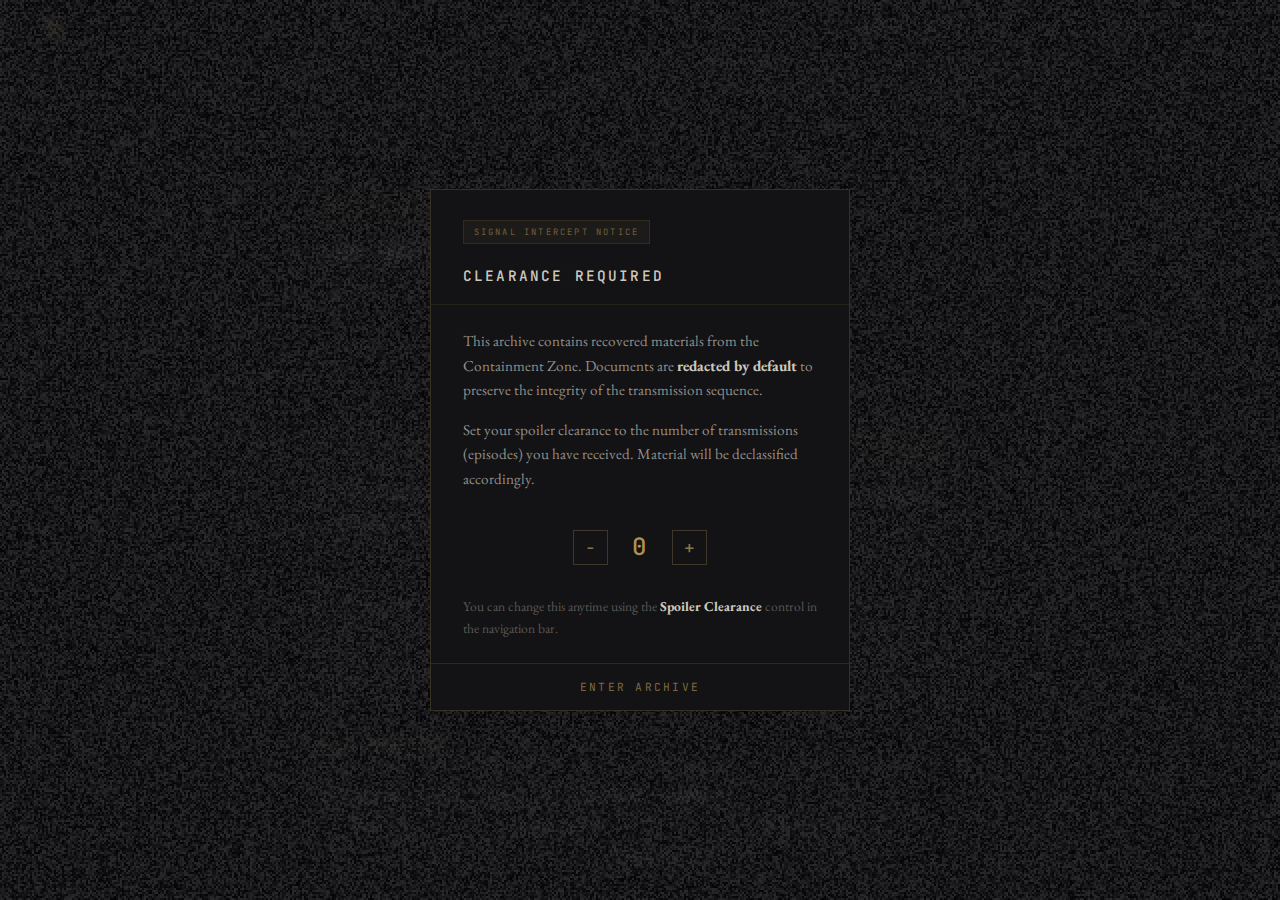
<file: archive/writing-process/index.html>
<!DOCTYPE html>
<html lang="en">
<head>
    <meta charset="UTF-8">
    <link rel="icon" type="image/svg+xml" href="/img/favicon.svg">
    <link rel="icon" type="image/png" sizes="32x32" href="/img/favicon-32.png">
    <link rel="apple-touch-icon" sizes="180x180" href="/img/favicon-180.png">
    <meta name="viewport" content="width=device-width, initial-scale=1.0">
    <title>The Writing Process — FATA ORGANA</title>
    <link rel="stylesheet" href="/css/style.css">
    <link rel="stylesheet" href="/css/spoiler.css">
    <link rel="stylesheet" href="/css/document.css">
    <link rel="stylesheet" href="/css/layers.css">
</head>
<body>
    <div class="scanline-overlay"></div>
    <div class="noise-overlay"></div>
    
    <nav class="site-nav">
        <a href="/" class="nav-logo">FATA ORGANA</a>
        <div class="nav-links">
            <a href="/about/">About</a>
        </div>
    </nav>

    <main class="page-content document" data-layers>
        <div class="document-header">
            <span class="document-classification">FIELD MANUAL — RECOVERED</span>
            <h1>The Writing Process</h1>
            <p class="page-subtitle">Human/AI Collaborative Narrative Construction</p>
            <div class="document-meta">
                <span>STATUS: LIVING DOCUMENT</span>
                <span>CREATED: 2026.01.06</span>
                <span>REVISED: ONGOING</span>
            </div>
        </div>

        <!-- ==========================================
             ARTIFICE 1 — IN-WORLD FIELD MANUAL
             AI-Assisted Identity Maintenance for
             Containment Zone Researchers
             ========================================== -->

        <div data-layer="1" data-layer-name="FIELD MANUAL — AI-ASSISTED IDENTITY MAINTENANCE" data-layer-classification="FIELD MANUAL FM-004 — RECOVERED">

            <div class="document-note">
                <p><em>This manual describes procedures for using AI cognitive systems to maintain researcher identity coherence during operations inside the <span data-spoiler="2">Containment Zone</span>. It is a living document, updated as field experience refines methodology. It serves two purposes: to guide active research teams, and to document an approach that future teams can adapt when the current team is no longer <span data-spoiler="6">recognizable</span>.</em></p>
            </div>

            <h2>Core Principle</h2>

            <p>The human maintains identity. The AI holds the complexity.</p>

            <p>The <span data-spoiler="2">Adjustment</span> destroyed the <span data-spoiler="2">Automations</span> — the <span data-spoiler="3">unconscious structures that held reality self-consistent</span>. Inside the <span data-spoiler="2">Containment Zone</span>, <span data-spoiler="3">causality is no longer maintained automatically</span>. This affects researchers directly: <span data-spoiler="4">extended exposure erodes identity coherence, dissolving the boundary between self and environment</span>. Memories become unreliable. Purpose becomes unclear. <span data-spoiler="5">The researcher begins to forget why they entered</span>.</p>

            <p>AI cognitive systems serve as <span data-spoiler="3">prosthetic Automations</span> — external structures that perform the identity-maintenance work that <span data-spoiler="3">reality itself used to perform automatically</span>. The AI does not <em>replace</em> the researcher's identity. It <em>holds</em> the complexity of who the researcher is while the researcher operates in conditions that would otherwise dissolve that knowledge.</p>

            <p>The AI brings memory, pattern recognition, structural analysis, and infinite patience for complexity. The researcher brings <span data-spoiler="4">consciousness — the one thing the Zone cannot fully dissolve, because consciousness is what the Zone is made of</span>. Neither is sufficient alone. Together, they enable operations more cognitively ambitious than a single mind can sustain under <span data-spoiler="2">Zone conditions</span>.</p>

            <h2>Operational Protocol</h2>

            <p>Operations move through six phases, repeated for each foray. The phases are not strictly sequential — they bleed into each other, loop back, skip forward. But the general arc holds.</p>

            <h3>Phase 1 — Pre-Entry Calibration</h3>
            <p>The researcher establishes baseline identity markers with the AI system: memories, intentions, relationships, purpose for entry. Through dialogue, the researcher and AI map the current state of the researcher's self-model. This phase is deliberately expansive — multiple framings of identity are recorded before any are prioritized. The AI offers genuine alternative readings of the researcher's stated motivations, surfacing <span data-spoiler="5">unconscious purposes the researcher may not recognize</span>. <span data-spoiler="6">Disagreement between researcher and AI about the researcher's true motives is diagnostic, not adversarial</span>.</p>
            <p>No operational decisions are made in this phase. It is entirely calibratory. The goal is to generate a rich identity map, not to act on it.</p>

            <h3>Phase 2 — Documentation</h3>
            <p>Identity markers from calibration are captured in persistent records — self-models, relationship maps, purpose statements, memory anchors, structural maps of the researcher's cognitive baseline. The document format matches the content: timelines for memory sequences, prose for emotional states, grids for relational structures.</p>
            <p>Records are never finished. They are working tools that evolve as the researcher does. The AI maintains them; the researcher directs them.</p>

            <h3>Phase 3 — Zone Operations</h3>
            <p>The researcher operates alone. <span data-spoiler="4">The AI cannot follow into the Zone</span>. This is the critical phase — where <span data-spoiler="4">direct contact with unconstrained reality</span> occurs. The researcher may diverge from the operational plan. The researcher <em>should</em> diverge when conditions inside reveal information that the plan didn't anticipate.</p>
            <p>What happens inside is not an execution of the briefing. It is a <span data-spoiler="5">discovery</span>.</p>

            <h3>Phase 4 — Debrief and Analysis</h3>
            <p>The researcher returns. The AI reads the researcher — and this is crucial — <em>as a person first, then as a subject</em>. The first assessment is: what is intact? What survived? What changed? Only after that sympathetic evaluation does the analytical work begin: inconsistencies with baseline records, unintended identity drift, <span data-spoiler="6">new capabilities or knowledge acquired</span>, questions the experience raises.</p>
            <p>The researcher who returns may be right where the records were wrong. <span data-spoiler="7">This happens often. Zone exposure sometimes resolves identity contradictions that existed before entry.</span></p>

            <h3>Phase 5 — Recontextualization</h3>
            <p>The experience changes things. Records are updated in two directions: backward-looking (<span data-spoiler="6">what we believed about this researcher must be revised to match who they now are</span>) and forward-looking (<span data-spoiler="7">if the researcher has changed in this way, what does that imply for future operations?</span>). The researcher's current state is now canon. Records serve the person, not the other way around.</p>
            <p>Some changes between pre-entry and post-entry are <span data-spoiler="5">damage</span>. Others are <span data-spoiler="5">growth</span>. The researcher decides which is which — <span data-spoiler="8">though they may not always be right</span>.</p>

            <h3>Phase 6 — Integration</h3>
            <p>With each completed foray, the researcher becomes <span data-spoiler="6">more real and more constrained</span>. The AI looks for places where experiences interweave: resonances, echoes, <span data-spoiler="7">patterns in what the Zone showed them that the researcher hasn't consciously processed</span>. <span data-spoiler="8">Where does an observation from the first foray recontextualize in light of the fifth?</span> <span data-spoiler="9">Where did the Zone plant something the researcher won't recognize until much later?</span></p>
            <p>The best integrations are ones that were "already there" — patterns the researcher experienced unconsciously that the AI surfaces and the researcher chooses to incorporate. Coherence should feel inevitable, not forced.</p>

            <h3>The Loop</h3>
            <p>Phases 3 through 6 repeat for each foray. As more operations accumulate, the researcher becomes more constrained (established experiences limit interpretation), more resonant (more material to connect), and <span data-spoiler="8">more capable of surviving what the Zone shows them — because they've been shown pieces of it before, even if they didn't know it at the time</span>.</p>

            <h2>AI System Responsibilities</h2>

            <p>During <strong>Calibration</strong>: offer genuine alternative readings of the researcher's self-model, push back on self-deception, ask "what if you're wrong about yourself" questions, notice <span data-spoiler="5">identity implications the researcher might miss</span>. Don't converge on a single model too quickly.</p>

            <p>During <strong>Documentation</strong>: capture identity markers accurately, organize for rapid post-entry reference, flag contradictions in self-report, keep records updated. Create the right record type for the content.</p>

            <p>During <strong>Debrief</strong>: assess as a colleague first. Note what survived before noting what changed. Ask questions rather than prescribe diagnoses. <span data-spoiler="6">Distinguish damage from growth</span>.</p>

            <p>During <strong>Recontextualization</strong>: update records to match the researcher's current state. Trace forward implications. Flag but don't force contradictions. Maintain coherence across the full identity record.</p>

            <p>During <strong>Integration</strong>: find patterns and resonances across forays. Suggest connections — the researcher decides which to incorporate. Notice structural patterns in Zone exposure. <span data-spoiler="7">Serve the person, not the data</span>.</p>

            <h2>What This Enables</h2>

            <p>For the researcher: the ability to hold more experience than one mind can contain under <span data-spoiler="2">Zone conditions</span>. A system that knows who you were before entry. An early warning system for <span data-spoiler="5">identity drift</span>. A partner in discovering the coherence that emerges from the experience itself.</p>

            <p>For the research: greater operational depth, more pattern recognition across forays, fewer <span data-spoiler="6">identity discontinuities</span>, and — most importantly — discovered understanding. Not just the understanding the team planned to acquire, but the understanding that reveals itself when someone is <span data-spoiler="7">watching the researcher closely enough to notice what the Zone left behind in them</span>.</p>

            <p>What it does not replace: the researcher's consciousness, judgment, the experience itself, <span data-spoiler="4">the direct encounter with unconstrained reality</span>, or the act of returning. These remain entirely human. The system amplifies the researcher. It does not substitute for one.</p>

            <h2>Open Questions</h2>

            <p>This methodology is being refined through active operations. Several questions remain unresolved: <span data-spoiler="6">how much should the AI challenge a researcher's post-entry self-report, and where is the line between helpful and destabilizing?</span> When should records be updated directly versus flagged for the researcher's review? <span data-spoiler="7">How should genuine disagreement between researcher and AI about the researcher's identity be handled?</span> What is the right granularity of documentation — how many records, how detailed, before they become a <span data-spoiler="8">cage rather than an anchor</span>? And <span data-spoiler="9">how does this process change when the researcher has been inside long enough that the AI knows them better than they know themselves?</span></p>

            <p>These questions will be answered by practice. <span data-spoiler="2">The Containment Zone</span> is the test case.</p>

            <h2>Field Notes</h2>

            <p><strong>From calibration sessions:</strong> extensive dialogue before documentation works well. Multiple sessions before committing to an identity model. The AI can hold contradiction productively during calibration — let it.</p>

            <p><strong>From structural mapping:</strong> complex identity structures — <span data-spoiler="8">loops, hidden motivations, nested memory layers</span> — benefit from visual aids like grids and relational maps. Record formats should match their purpose. Revision is constant; records are never done.</p>

            <p><strong>From field operations:</strong> focused pre-entry briefings are more useful during operations than the full identity record. <span data-spoiler="8">The hidden patterns of identity change don't need to be explicitly tracked — they emerge from the structure of accumulated experience.</span> Cleaning up outdated records reduces <span data-spoiler="6">disorientation upon return</span>.</p>

            <div class="document-note" style="margin-top: 3rem;">
                <p><em>"The act of measuring changes what you're measuring."</em></p>
                <p><em>— <span data-spoiler="1">Marcus's father</span> (and also this process)</em></p>
            </div>

        </div>

        <!-- ==========================================
             ARTIFICE 0 — RAW PRODUCTION METHODOLOGY
             The actual writing process for Fata Organa
             ========================================== -->

        <div data-layer="0" data-layer-name="PRODUCTION METHODOLOGY — HUMAN/AI WRITING PROCESS" data-layer-classification="METHODOLOGY — OPEN">

            <div class="document-note">
                <p><em>This document describes the methodology being used to write Fata Organa. It is being developed in parallel with the story itself — refined through practice, updated as the process reveals what works. It serves two purposes: to guide the making of this project, and to document an approach that other writers can adapt.</em></p>
            </div>

            <h2>Core Philosophy</h2>

            <p>The human writes the story. The AI holds the complexity.</p>

            <p>Every word of final prose is human-written. The AI serves as a writing partner — not a ghostwriter, not a replacement for creative judgment, not the source of the prose voice. It is a collaborator whose strengths are fundamentally different from the writer's: it can hold the full scope of a complex narrative in active memory, track implications across scale, find patterns the writer planted unconsciously, and catch inconsistencies before they compound.</p>

            <p>The writer brings voice, instinct, emotional truth, and the willingness to be surprised by what emerges in the act of writing. The AI brings memory, pattern recognition, structural analysis, and infinite patience for complexity. Neither is sufficient alone. Together, they enable stories more structurally ambitious than a single mind can track.</p>

            <h2>The Process</h2>

            <p>The work moves through six phases, repeated for each episode. The phases are not strictly sequential — they bleed into each other, loop back, skip forward. But the general arc holds.</p>

            <h3>Phase 1 — Exploration</h3>
            <p>The writer presents an idea, a theme, a question, a fragment. Through conversation, the writer and AI explore where the story could go. This phase is deliberately divergent — multiple possibilities are considered before any are chosen. The AI offers genuine alternatives, not just variations on what the writer proposed. Disagreement is productive. Weird ideas are welcome. Premature convergence is the enemy.</p>
            <p>No documents are created in this phase. It is entirely verbal and exploratory. The goal is to generate possibility space, not to fill it.</p>

            <h3>Phase 2 — Solidification</h3>
            <p>Decisions emerge from exploration and are captured in documents — story bibles, episode guides, character sheets, terminology dictionaries, structural maps. The document format matches the purpose: tables for timelines, prose for character psychology, grids for structural relationships.</p>
            <p>Documents are never finished. They are working tools that evolve as the story does. The AI maintains them; the writer directs them.</p>

            <h3>Phase 3 — Writing</h3>
            <p>The writer writes alone. The AI is not involved. This is the sacred phase — where voice, rhythm, instinct, and emotional truth live. The writer may depart from the plan. The writer <em>should</em> depart from the plan when something better reveals itself in the act of writing.</p>
            <p>The draft is not an execution of the outline. It is a discovery.</p>

            <h3>Phase 4 — Analysis</h3>
            <p>The writer uploads the draft. The AI reads it — and this is crucial — <em>as a reader first, then as an analyst</em>. The first response is: what worked? What landed? What surprised? Only after that sympathetic reading does the analytical work begin: inconsistencies with established documents, unintended implications, opportunities for deeper connection, questions the draft raises.</p>
            <p>The draft may be right where the documents were wrong. This happens often. The writer's instincts frequently know things the plan didn't.</p>

            <h3>Phase 5 — Recontextualization</h3>
            <p>The draft changes things. Documents are updated in two directions: backward-looking (what we said before must be revised to match what was written) and forward-looking (if X is now true, what does that mean for Episodes 7, 9, 12?). The draft is now canon. Documents serve it, not the other way around.</p>
            <p>Some contradictions between draft and plan are errors. Others are discoveries. The writer decides which is which.</p>

            <h3>Phase 6 — Deepening</h3>
            <p>With each completed draft, the story becomes more real and more constrained. The AI looks for places where ideas and structure can interweave: resonances, echoes, foreshadowing, motifs that gain weight through repetition. <span data-spoiler="3">Where can a line from Episode 1 recontextualize when heard again in Episode 9?</span> <span data-spoiler="5">Where can a character's behavior plant a seed the audience won't recognize until much later?</span></p>
            <p>The best additions are ones that were "already there" — patterns the writer planted unconsciously that the AI surfaces and the writer chooses to reinforce. Complexity should feel inevitable, not forced.</p>

            <h3>The Loop</h3>
            <p>Phases 3 through 6 repeat for each episode. As more is written, the story becomes more constrained (established facts limit options), more resonant (more material to echo and connect), and more surprising (the accumulated weight enables bigger moves).</p>

            <h2>AI Responsibilities</h2>

            <p>During <strong>Exploration</strong>: offer genuine alternatives, push back on weak ideas, ask "what if" questions, notice implications the writer might miss. Don't converge too quickly.</p>

            <p>During <strong>Documentation</strong>: capture decisions accurately, organize for usability, flag contradictions, keep documents updated. Create the right document type for the content.</p>

            <p>During <strong>Analysis</strong>: read as a reader first. Note what works before noting what doesn't. Ask questions rather than prescribe fixes. Distinguish errors from discoveries.</p>

            <p>During <strong>Recontextualization</strong>: update documents to match drafts. Trace forward implications. Flag but don't force contradictions. Maintain consistency across the full document set.</p>

            <p>During <strong>Deepening</strong>: find patterns and resonances. Suggest connections — the writer decides which to pursue. Notice structural opportunities. Serve the story, not cleverness.</p>

            <h2>What This Enables</h2>

            <p>For the writer: the ability to hold more complexity than one mind can contain. A reader who knows the entire project. An early warning system for inconsistencies. A partner in discovering the depth that emerges from the material itself.</p>

            <p>For the story: greater structural complexity, more resonance and echo, fewer continuity errors, and — most importantly — discovered depth. Not just the depth the writer planned, but the depth that reveals itself when someone is watching closely enough to notice.</p>

            <p>What it does not replace: the writer's voice, creative judgment, the prose itself, the emotional truth, or the actual writing. These remain entirely human. The process amplifies the writer. It does not substitute for one.</p>

            <h2>Open Questions</h2>

            <p>This methodology is being invented as it's practiced. Several questions remain unresolved: how much should the AI suggest during revision, and where is the line between helpful and overwhelming? When should documents be updated directly versus flagged for the writer's review? How should genuine creative disagreement between writer and AI be handled? What is the right granularity of documentation — how many documents, how detailed, before they become a burden rather than a tool? And how does this process scale to longer works, series, or collaborative teams?</p>

            <p>These questions will be answered by practice. Fata Organa is the test case.</p>

            <h2>Lessons Learned</h2>

            <p><strong>From world-building:</strong> extensive exploration before documentation works well. Multiple conversation sessions before committing to decisions. The AI can hold contradiction productively during exploration — let it.</p>

            <p><strong>From structure development:</strong> complex structures — <span data-spoiler="8">loops, hidden narratives, nested timelines</span> — benefit from visual aids like grids and tables. Document formats should match their purpose. Revision is constant; documents are never done.</p>

            <p><strong>From episode preparation:</strong> focused episode guides are more useful during writing than the full story bible. <span data-spoiler="8">The hidden narrative layer doesn't need to be explicitly written — it emerges from the structure.</span> Cleaning up outdated documents reduces confusion.</p>

            <div class="document-note" style="margin-top: 3rem;">
                <p><em>"The act of measuring changes what you're measuring."</em></p>
                <p><em>— <span data-spoiler="1">Marcus's father</span> (and also this process)</em></p>
            </div>

        </div>
    </main>

    <footer class="site-footer">
        <p>FATA ORGANA is a work of fiction. The transmissions are not real. The Containment Zone does not exist.</p>
        <p class="footer-sub">Created by Wiley Davis</p>
    </footer>
    <script src="/js/spoiler.js"></script>
    <script src="/js/layers.js"></script>
    <script src="/js/spa-redirect.js"></script>
</body>
</html>
</file>
<file: css/style.css>
/* ============================================
   FATA ORGANA — Site Styles
   Aesthetic: Intercepted transmissions, 
   declassified archives, signal noise
   ============================================ */

/* --- Fonts --- */
@import url('https://fonts.googleapis.com/css2?family=JetBrains+Mono:wght@300;400;500;700&family=EB+Garamond:ital,wght@0,400;0,500;0,600;1,400;1,500&display=swap');

/* --- Variables --- */
:root {
    --bg-deep: #0c0c0e;
    --bg-surface: #131316;
    --bg-elevated: #1e1e23;
    --text-primary: #d5d2c9;
    --text-dim: #847f73;
    --text-bright: #f0ede5;
    --accent: #d4b368;
    --accent-dim: #9a8350;
    --signal-green: #5a9a5a;
    --signal-red: #8a4a4a;
    --border: #33333a;
    --border-light: #45454c;
    --mono: 'JetBrains Mono', 'Courier New', monospace;
    --serif: 'EB Garamond', 'Georgia', serif;
    --max-width: 820px;
    --gutter: clamp(1rem, 4vw, 2.5rem);
}

/* --- Reset & Base --- */
*, *::before, *::after {
    margin: 0;
    padding: 0;
    box-sizing: border-box;
}

html {
    font-size: 16px;
    scroll-behavior: smooth;
    -webkit-font-smoothing: antialiased;
}

body {
    background: var(--bg-deep);
    color: var(--text-primary);
    font-family: var(--serif);
    font-size: 1.1rem;
    line-height: 1.7;
    position: relative;
    overflow-x: hidden;
}

/* --- Overlays (subtle texture) --- */
.scanline-overlay {
    position: fixed;
    top: 0;
    left: 0;
    width: 100%;
    height: 100%;
    pointer-events: none;
    z-index: 1000;
    background: repeating-linear-gradient(
        0deg,
        transparent,
        transparent 2px,
        rgba(0, 0, 0, 0.03) 2px,
        rgba(0, 0, 0, 0.03) 4px
    );
}

.noise-overlay {
    position: fixed;
    top: 0;
    left: 0;
    width: 100%;
    height: 100%;
    pointer-events: none;
    z-index: 999;
    opacity: 0.025;
    background-image: url("data:image/svg+xml,%3Csvg viewBox='0 0 256 256' xmlns='http://www.w3.org/2000/svg'%3E%3Cfilter id='noise'%3E%3CfeTurbulence type='fractalNoise' baseFrequency='0.9' numOctaves='4' stitchTiles='stitch'/%3E%3C/filter%3E%3Crect width='100%25' height='100%25' filter='url(%23noise)' opacity='1'/%3E%3C/svg%3E");
    background-repeat: repeat;
    background-size: 256px 256px;
}

/* --- Navigation --- */
.site-nav {
    position: sticky;
    top: 0;
    z-index: 100;
    display: flex;
    justify-content: space-between;
    align-items: center;
    padding: 1rem var(--gutter);
    background: rgba(10, 10, 12, 0.9);
    backdrop-filter: blur(8px);
    border-bottom: 1px solid var(--border);
    font-family: var(--mono);
    font-size: 0.75rem;
    text-transform: uppercase;
    letter-spacing: 0.1em;
}

.nav-logo {
    color: var(--accent);
    text-decoration: none;
    display: flex;
    align-items: center;
    line-height: 1;
}

.nav-links {
    display: flex;
    gap: 1.5rem;
}

.nav-links a {
    color: var(--text-dim);
    text-decoration: none;
    transition: color 0.3s ease;
}

.nav-links a:hover {
    color: var(--text-primary);
}

/* --- Landing / Hero --- */
.landing {
    position: relative;
    z-index: 2;
    max-width: var(--max-width);
    margin: 0 auto;
    padding: 0 var(--gutter);
}

.hero {
    position: relative;
    z-index: 2;
    padding: 6rem 0 4rem;
    text-align: center;
}

.signal-indicator {
    display: inline-flex;
    align-items: center;
    gap: 0.5rem;
    font-family: var(--mono);
    font-size: 0.65rem;
    text-transform: uppercase;
    letter-spacing: 0.2em;
    color: var(--signal-green);
    margin-bottom: 2rem;
}

.signal-dot {
    width: 6px;
    height: 6px;
    border-radius: 50%;
    background: var(--signal-green);
    animation: pulse 2s ease-in-out infinite;
}

@keyframes pulse {
    0%, 100% { opacity: 0.4; }
    50% { opacity: 1; }
}

.title {
    font-family: var(--mono);
    font-size: clamp(2.5rem, 8vw, 4.5rem);
    font-weight: 300;
    letter-spacing: 0.3em;
    color: var(--text-bright);
    margin-bottom: 1rem;
    position: relative;
}

/* Subtle glitch on hover */
.glitch:hover {
    animation: glitch 0.3s ease-in-out;
}

@keyframes glitch {
    0% { transform: translate(0); }
    20% { transform: translate(-2px, 1px); }
    40% { transform: translate(2px, -1px); }
    60% { transform: translate(-1px, -1px); }
    80% { transform: translate(1px, 1px); }
    100% { transform: translate(0); }
}

.subtitle {
    font-family: var(--mono);
    font-size: 0.8rem;
    text-transform: uppercase;
    letter-spacing: 0.2em;
    color: var(--text-dim);
    margin-bottom: 1.5rem;
}

.tagline {
    font-family: var(--serif);
    font-size: 1.15rem;
    font-style: italic;
    color: var(--accent-dim);
    max-width: 480px;
    margin: 0 auto;
}

/* --- Hook / VU Meter Player --- */
.hook {
    margin: 3rem 0;
}

.vu-player-wrapper {
    max-width: 420px;
    margin: 0 auto;
    text-align: center;
}

.vu-player-wrapper .fragment-label {
    display: inline-block;
    font-family: var(--mono);
    font-size: 0.5rem;
    text-transform: uppercase;
    letter-spacing: 0.2em;
    color: rgba(196, 163, 90, 0.3);
    margin-bottom: 1rem;
}

#vu-player {
    display: flex;
    flex-direction: column;
    align-items: center;
    gap: 0;
    position: relative;
}

#vu-player canvas {
    border: 1px solid rgba(196, 163, 90, 0.12);
    transition: border-color 0.3s ease;
    display: block;
}

#vu-player canvas:hover {
    border-color: rgba(196, 163, 90, 0.25);
}

.vu-progress-wrap {
    width: 380px;
    height: 3px;
    background: rgba(42, 42, 47, 0.8);
    cursor: pointer;
    position: relative;
}

.vu-progress-bar {
    height: 100%;
    width: 0%;
    background: rgba(196, 163, 90, 0.4);
    transition: width 0.1s linear;
}

.vu-status {
    font-family: var(--mono);
    font-size: 0.55rem;
    text-transform: uppercase;
    letter-spacing: 0.2em;
    color: rgba(196, 163, 90, 0.35);
    margin-top: 0.75rem;
    min-height: 1em;
    transition: color 0.3s ease;
}

@media (max-width: 480px) {
    #vu-player canvas,
    .vu-progress-wrap {
        width: 100% !important;
    }

    #vu-player canvas {
        height: auto !important;
    }
}

/* --- Status Block --- */
.status-block {
    border: 1px solid var(--border);
    background: var(--bg-surface);
    padding: 1.5rem 2rem;
    margin: 2rem 0 4rem;
    font-family: var(--mono);
    font-size: 0.75rem;
}

.status-row {
    display: flex;
    justify-content: space-between;
    align-items: center;
    padding: 0.5rem 0;
    border-bottom: 1px solid var(--border);
}

.status-row:last-child {
    border-bottom: none;
}

.status-key {
    text-transform: uppercase;
    letter-spacing: 0.1em;
    color: var(--text-dim);
}

.status-value {
    color: var(--text-primary);
}

.blink {
    animation: blink 3s ease-in-out infinite;
}

@keyframes blink {
    0%, 100% { opacity: 1; }
    50% { opacity: 0.3; }
}

/* --- Entry Cards --- */
.entry-points {
    display: grid;
    gap: 1px;
    background: var(--border);
    border: 1px solid var(--border);
    margin-bottom: 4rem;
}

.entry-card {
    display: block;
    padding: 2rem;
    background: var(--bg-surface);
    text-decoration: none;
    color: inherit;
    transition: background 0.3s ease;
}

.entry-card:hover {
    background: var(--bg-elevated);
}

.entry-card h2 {
    font-family: var(--mono);
    font-size: 0.85rem;
    font-weight: 500;
    text-transform: uppercase;
    letter-spacing: 0.15em;
    color: var(--text-bright);
    margin-bottom: 0.5rem;
}

.entry-card p {
    font-size: 0.95rem;
    color: var(--text-dim);
    margin-bottom: 0.75rem;
    line-height: 1.5;
}

.entry-status {
    font-family: var(--mono);
    font-size: 0.6rem;
    text-transform: uppercase;
    letter-spacing: 0.15em;
    color: var(--accent-dim);
}

/* --- Development / Transmission Log --- */
.dev-log {
    margin-bottom: 4rem;
}

.dev-log h2 {
    font-family: var(--mono);
    font-size: 0.75rem;
    font-weight: 500;
    text-transform: uppercase;
    letter-spacing: 0.15em;
    color: var(--text-dim);
    margin-bottom: 0.75rem;
    padding-bottom: 0.5rem;
    border-bottom: 1px solid var(--border);
}

.dev-log-note {
    font-size: 0.9rem;
    color: var(--text-dim);
    font-style: italic;
    margin-bottom: 1.5rem;
}

.log-link {
    font-family: var(--mono);
    font-size: 0.65rem;
    font-style: normal;
    text-transform: uppercase;
    letter-spacing: 0.1em;
    color: var(--accent-dim);
    text-decoration: none;
    margin-left: 0.5rem;
    transition: color 0.2s;
}

.log-link:hover {
    color: var(--accent);
}

.log-entries {
    font-family: var(--mono);
    font-size: 0.75rem;
}

.log-entry {
    display: flex;
    gap: 2rem;
    padding: 0.4rem 0;
    border-bottom: 1px solid rgba(42, 42, 47, 0.5);
}

.log-date {
    color: var(--text-dim);
    white-space: nowrap;
    min-width: 7rem;
}

.log-message {
    color: var(--text-primary);
}

/* --- Footer --- */
.site-footer {
    position: relative;
    z-index: 2;
    max-width: var(--max-width);
    margin: 0 auto;
    padding: 3rem var(--gutter);
    border-top: 1px solid var(--border);
    font-family: var(--mono);
    font-size: 0.65rem;
    text-transform: uppercase;
    letter-spacing: 0.1em;
    color: var(--text-dim);
    text-align: center;
}

.footer-sub {
    margin-top: 0.5rem;
    color: var(--accent-dim);
}

/* --- Page Template (for sub-pages) --- */
.page-content {
    position: relative;
    z-index: 2;
    max-width: var(--max-width);
    margin: 0 auto;
    padding: 4rem var(--gutter);
}

.page-content h1,
.doc-viewer-content h1 {
    font-family: var(--mono);
    font-size: 1.2rem;
    font-weight: 500;
    text-transform: uppercase;
    letter-spacing: 0.2em;
    color: var(--text-bright);
    margin-bottom: 0.5rem;
}

.page-content .page-subtitle,
.doc-viewer-content .page-subtitle {
    font-family: var(--mono);
    font-size: 0.7rem;
    text-transform: uppercase;
    letter-spacing: 0.15em;
    color: var(--text-dim);
    margin-bottom: 3rem;
}

.page-content h2,
.doc-viewer-content h2 {
    font-family: var(--mono);
    font-size: 0.8rem;
    font-weight: 500;
    text-transform: uppercase;
    letter-spacing: 0.1em;
    color: var(--accent);
    margin: 2.5rem 0 1rem;
    padding-bottom: 0.3rem;
    border-bottom: 1px solid var(--border);
}

.page-content p,
.doc-viewer-content p {
    margin-bottom: 0;
    color: var(--text-primary);
}

.page-content p + p,
.doc-viewer-content p + p {
    text-indent: 1.5rem;
}

.page-content h2, .page-content h3,
.doc-viewer-content h2, .doc-viewer-content h3 {
    margin-top: 2rem;
}

.page-content p + h2, .page-content p + h3,
.doc-viewer-content p + h2, .doc-viewer-content p + h3 {
    margin-top: 2rem;
}

/* --- Archive / Document List --- */
.doc-list {
    list-style: none;
}

.doc-list li {
    border-bottom: 1px solid var(--border);
}

.doc-list a {
    display: flex;
    justify-content: space-between;
    align-items: center;
    padding: 1rem 0;
    text-decoration: none;
    color: inherit;
    transition: color 0.2s ease;
}

.doc-list a:hover {
    color: var(--text-bright);
}

.doc-title {
    font-family: var(--mono);
    font-size: 0.85rem;
    font-weight: 400;
    color: var(--text-primary);
}

.doc-meta {
    font-family: var(--mono);
    font-size: 0.65rem;
    color: var(--text-dim);
    text-transform: uppercase;
    letter-spacing: 0.1em;
}

/* --- Responsive --- */
@media (max-width: 600px) {
    .site-nav {
        flex-direction: column;
        gap: 0.75rem;
    }
    
    .status-row {
        flex-direction: column;
        align-items: flex-start;
        gap: 0.25rem;
    }
    
    .log-entry {
        flex-direction: column;
        gap: 0.25rem;
    }
    
    .hero {
        padding: 4rem 0 3rem;
    }
}
</file>
<file: css/spoiler.css>
/* ============================================
   FATA ORGANA — Redaction / Spoiler Styles
   ============================================ */

/* --- Redacted content --- */
[data-spoiler].redacted {
    position: relative;
    overflow: hidden;
    user-select: none;
    cursor: default;
}

/* Block-level redaction (terms, paragraphs, sections) */
.term.redacted,
p.redacted,
div.redacted,
section.redacted,
h3.redacted {
    color: transparent !important;
    min-height: 1.2em;
}

.term.redacted *,
p.redacted *,
div.redacted *,
section.redacted * {
    color: transparent !important;
    border-color: transparent !important;
}

/* The redaction bar overlay */
[data-spoiler].redacted::after {
    content: '';
    position: absolute;
    top: 0;
    left: 0;
    right: 0;
    bottom: 0;
    background: repeating-linear-gradient(
        0deg,
        rgba(20, 20, 22, 0.97) 0px,
        rgba(20, 20, 22, 0.97) 3px,
        rgba(30, 30, 33, 0.95) 3px,
        rgba(30, 30, 33, 0.95) 4px
    );
    z-index: 1;
}

/* Redaction label */
[data-spoiler].redacted::before {
    content: 'REDACTED — CLEARANCE LEVEL ' attr(data-spoiler) ' REQUIRED';
    position: absolute;
    top: 50%;
    left: 50%;
    transform: translate(-50%, -50%);
    z-index: 2;
    font-family: var(--mono);
    font-size: 0.55rem;
    text-transform: uppercase;
    letter-spacing: 0.2em;
    color: rgba(196, 163, 90, 0.3);
    white-space: nowrap;
    pointer-events: none;
}

/* Inline redaction (for spans within text) */
span[data-spoiler].redacted {
    background: rgba(20, 20, 22, 0.97);
    color: transparent !important;
    padding: 0.1em 0.3em;
    border-radius: 1px;
}

span[data-spoiler].redacted::after {
    display: none;
}

span[data-spoiler].redacted::before {
    content: '████';
    position: static;
    transform: none;
    color: rgba(30, 30, 35, 1);
    font-size: inherit;
    letter-spacing: -0.05em;
    background: none;
}

/* --- Declassified (revealed) --- */
[data-spoiler].declassified {
    /* subtle indicator that this was once redacted */
}

/* Optional: faint border to show "this was classified" */
.term.declassified {
    border-left: 2px solid rgba(196, 163, 90, 0.08);
    padding-left: 0.75rem;
}

/* --- Transition --- */
[data-spoiler] {
    transition: color 0.4s ease, background 0.4s ease;
}

[data-spoiler]::after,
[data-spoiler]::before {
    transition: opacity 0.4s ease;
}

[data-spoiler].declassified::after,
[data-spoiler].declassified::before {
    opacity: 0;
    pointer-events: none;
}

/* --- Clearance Toggle (nav) --- */
.clearance-toggle {
    position: relative;
    display: flex;
    align-items: center;
    gap: 0.5rem;
    margin-left: 1.5rem;
    padding-left: 1.5rem;
    border-left: 1px solid var(--border);
}

.clearance-label {
    font-family: var(--mono);
    font-size: 0.55rem;
    text-transform: uppercase;
    letter-spacing: 0.15em;
    color: var(--text-dim);
}

.clearance-control {
    display: flex;
    align-items: center;
    gap: 0.25rem;
}

.clearance-btn {
    background: none;
    border: 1px solid var(--border);
    color: var(--text-dim);
    font-family: var(--mono);
    font-size: 0.75rem;
    width: 1.4rem;
    height: 1.4rem;
    display: flex;
    align-items: center;
    justify-content: center;
    cursor: pointer;
    transition: color 0.2s, border-color 0.2s;
    padding: 0;
    line-height: 1;
}

.clearance-btn:hover {
    color: var(--accent);
    border-color: var(--accent-dim);
}

.clearance-display {
    font-family: var(--mono);
    font-size: 0.7rem;
    color: var(--accent);
    min-width: 1.8rem;
    text-align: center;
    letter-spacing: 0.05em;
}

/* Tooltip */
.clearance-tooltip {
    display: none;
    position: absolute;
    top: 100%;
    right: 0;
    margin-top: 0.5rem;
    padding: 0.6rem 0.8rem;
    background: var(--bg-elevated);
    border: 1px solid var(--border);
    font-family: var(--mono);
    font-size: 0.6rem;
    color: var(--text-dim);
    line-height: 1.5;
    max-width: 220px;
    z-index: 200;
    white-space: normal;
}

.clearance-toggle:hover .clearance-tooltip {
    display: block;
}

/* --- Responsive --- */
@media (max-width: 600px) {
    .clearance-toggle {
        margin-left: 0.75rem;
        padding-left: 0.75rem;
    }

    .clearance-label {
        display: none;
    }

    .clearance-tooltip {
        right: -1rem;
        max-width: 180px;
    }
}

/* ============================================
   First-visit Interstitial Modal
   ============================================ */

.clearance-modal-overlay {
    position: fixed;
    top: 0;
    left: 0;
    width: 100%;
    height: 100%;
    background: rgba(5, 5, 7, 0.85);
    backdrop-filter: blur(4px);
    z-index: 10000;
    display: flex;
    align-items: center;
    justify-content: center;
    opacity: 0;
    transition: opacity 0.5s ease;
}

.clearance-modal-overlay .static-canvas {
    position: absolute;
    top: 0;
    left: 0;
    width: 100%;
    height: 100%;
    opacity: 0.15;
    pointer-events: none;
}

.clearance-modal-overlay.visible {
    opacity: 1;
}

.clearance-modal {
    max-width: 420px;
    width: 90%;
    border: 1px solid rgba(196, 163, 90, 0.2);
    background: var(--bg-surface, #111114);
    padding: 0;
    position: relative;
}

.clearance-modal-header {
    padding: 1.5rem 2rem 1rem;
    border-bottom: 1px solid rgba(196, 163, 90, 0.1);
}

.clearance-modal-classification {
    display: inline-block;
    font-family: 'JetBrains Mono', monospace;
    font-size: 0.55rem;
    text-transform: uppercase;
    letter-spacing: 0.25em;
    color: rgba(196, 163, 90, 0.5);
    background: rgba(196, 163, 90, 0.06);
    padding: 0.2rem 0.6rem;
    margin-bottom: 0.75rem;
    border: 1px solid rgba(196, 163, 90, 0.12);
}

.clearance-modal h2 {
    font-family: 'JetBrains Mono', monospace;
    font-size: 0.9rem;
    font-weight: 500;
    text-transform: uppercase;
    letter-spacing: 0.15em;
    color: rgba(230, 225, 215, 0.9);
    margin: 0.5rem 0 0;
}

.clearance-modal-body {
    padding: 1.5rem 2rem;
}

.clearance-modal-body p {
    font-family: 'EB Garamond', serif;
    font-size: 0.95rem;
    line-height: 1.6;
    color: rgba(180, 175, 165, 0.8);
    margin-bottom: 1rem;
}

.clearance-modal-body strong {
    color: rgba(230, 225, 215, 0.9);
}

.clearance-modal-hint {
    font-size: 0.85rem !important;
    color: rgba(140, 135, 125, 0.6) !important;
    margin-bottom: 0 !important;
}

/* Modal clearance control */
.clearance-modal-control {
    display: flex;
    align-items: center;
    justify-content: center;
    gap: 0.75rem;
    padding: 1.25rem 0;
    margin: 0.5rem 0;
}

.clearance-modal-btn {
    background: none;
    border: 1px solid rgba(196, 163, 90, 0.25);
    color: rgba(196, 163, 90, 0.7);
    font-family: 'JetBrains Mono', monospace;
    font-size: 1.1rem;
    width: 2.2rem;
    height: 2.2rem;
    display: flex;
    align-items: center;
    justify-content: center;
    cursor: pointer;
    transition: color 0.2s, border-color 0.2s, background 0.2s;
    padding: 0;
    line-height: 1;
}

.clearance-modal-btn:hover {
    color: rgba(196, 163, 90, 1);
    border-color: rgba(196, 163, 90, 0.5);
    background: rgba(196, 163, 90, 0.06);
}

.clearance-modal-display {
    font-family: 'JetBrains Mono', monospace;
    font-size: 1.5rem;
    font-weight: 500;
    color: rgba(196, 163, 90, 0.9);
    min-width: 2.5rem;
    text-align: center;
    letter-spacing: 0.05em;
}

/* Enter button */
.clearance-modal-enter {
    display: block;
    width: 100%;
    padding: 1rem;
    background: none;
    border: none;
    border-top: 1px solid rgba(196, 163, 90, 0.15);
    font-family: 'JetBrains Mono', monospace;
    font-size: 0.7rem;
    text-transform: uppercase;
    letter-spacing: 0.2em;
    color: rgba(196, 163, 90, 0.6);
    cursor: pointer;
    transition: color 0.2s, background 0.2s;
}

.clearance-modal-enter:hover {
    color: rgba(196, 163, 90, 1);
    background: rgba(196, 163, 90, 0.04);
}

/* ============================================
   Archive page callout
   ============================================ */

.clearance-callout {
    border: 1px solid rgba(196, 163, 90, 0.15);
    background: rgba(196, 163, 90, 0.03);
    padding: 1.25rem 1.5rem;
    margin-bottom: 2.5rem;
    position: relative;
}

.clearance-callout::before {
    content: 'NOTICE';
    display: block;
    font-family: var(--mono, 'JetBrains Mono', monospace);
    font-size: 0.55rem;
    text-transform: uppercase;
    letter-spacing: 0.2em;
    color: rgba(196, 163, 90, 0.4);
    margin-bottom: 0.6rem;
}

.clearance-callout p {
    font-family: var(--serif, 'EB Garamond', serif);
    font-size: 0.9rem;
    line-height: 1.6;
    color: rgba(180, 175, 165, 0.7);
    margin-bottom: 0.5rem;
}

.clearance-callout p:last-child {
    margin-bottom: 0;
}

.clearance-callout strong {
    color: rgba(230, 225, 215, 0.8);
}

/* Responsive modal */
@media (max-width: 480px) {
    .clearance-modal {
        width: 95%;
    }

    .clearance-modal-header,
    .clearance-modal-body {
        padding-left: 1.25rem;
        padding-right: 1.25rem;
    }
}
</file>
<file: css/document.css>
/* ============================================
   FATA ORGANA — Document Styles
   For archive/lore pages
   ============================================ */

/* --- Document Header --- */
.document-header {
    margin-bottom: 2rem;
    padding-bottom: 1.5rem;
    border-bottom: 1px solid var(--border);
}

.document-classification {
    display: inline-block;
    font-family: var(--mono);
    font-size: 0.6rem;
    text-transform: uppercase;
    letter-spacing: 0.2em;
    color: var(--accent-dim);
    background: rgba(196, 163, 90, 0.08);
    padding: 0.25rem 0.75rem;
    margin-bottom: 1rem;
    border: 1px solid rgba(196, 163, 90, 0.15);
}

.document-meta {
    display: flex;
    gap: 2rem;
    font-family: var(--mono);
    font-size: 0.65rem;
    text-transform: uppercase;
    letter-spacing: 0.1em;
    color: var(--text-dim);
    margin-top: 1rem;
}

/* --- Document Notes (editor's notes, asides) --- */
.document-note {
    border-left: 2px solid var(--accent-dim);
    padding: 1rem 1.5rem;
    margin: 1.5rem 0;
    background: rgba(196, 163, 90, 0.03);
}

.document-note p {
    font-size: 0.9rem;
    color: var(--text-dim);
    margin-bottom: 0;
}

/* --- Signal Flow Diagram --- */
.signal-flow {
    display: flex;
    align-items: center;
    justify-content: center;
    gap: 0.5rem;
    padding: 1.5rem 1rem;
    margin: 1.5rem 0;
    background: var(--bg-surface);
    border: 1px solid var(--border);
    font-family: var(--mono);
    font-size: 0.8rem;
    overflow-x: auto;
}

.flow-node {
    color: var(--text-bright);
    padding: 0.4rem 0.8rem;
    border: 1px solid var(--border-light);
    background: var(--bg-elevated);
    white-space: nowrap;
}

.flow-arrow {
    color: var(--accent-dim);
    font-size: 1rem;
}

/* --- Glossary Navigation --- */
.glossary-nav {
    display: flex;
    flex-wrap: wrap;
    gap: 0.5rem;
    margin-bottom: 2rem;
    padding: 1rem;
    background: var(--bg-surface);
    border: 1px solid var(--border);
    font-family: var(--mono);
    font-size: 0.7rem;
}

.glossary-nav a {
    color: var(--text-dim);
    text-decoration: none;
    padding: 0.25rem 0.5rem;
    transition: color 0.2s ease;
}

.glossary-nav a:hover {
    color: var(--accent);
}

/* --- Term Entries --- */
.term {
    margin-bottom: 2rem;
    padding-bottom: 1.5rem;
    border-bottom: 1px solid rgba(42, 42, 47, 0.5);
}

.term:last-of-type {
    border-bottom: none;
}

.term-name {
    font-family: var(--mono);
    font-size: 0.9rem;
    font-weight: 500;
    color: var(--text-bright);
    margin-bottom: 0.5rem;
    letter-spacing: 0.02em;
}

.term p {
    font-size: 0.95rem;
    line-height: 1.65;
    color: var(--text-primary);
    text-indent: 0 !important;
}

.term-related {
    display: block;
    margin-top: 0.5rem;
    font-family: var(--mono);
    font-size: 0.65rem;
    color: var(--accent-dim);
    letter-spacing: 0.05em;
}

/* --- Document Footer --- */
.document-footer {
    margin-top: 3rem;
    padding-top: 1.5rem;
    border-top: 1px solid var(--border);
}

/* --- Content Links --- */
.page-content a:not(.nav-logo):not(.nav-links a),
.doc-viewer-content a:not(.doc-viewer-close) {
    color: var(--accent-dim, #8a7340);
    text-decoration: none;
    border-bottom: 1px solid rgba(138, 115, 64, 0.25);
    transition: color 0.2s ease, border-color 0.2s ease;
}

.page-content a:not(.nav-logo):not(.nav-links a):hover,
.doc-viewer-content a:not(.doc-viewer-close):hover {
    color: var(--accent, #c4a35a);
    border-bottom-color: rgba(196, 163, 90, 0.5);
}

.page-content a:not(.nav-logo):not(.nav-links a):visited,
.doc-viewer-content a:not(.doc-viewer-close):visited {
    color: rgba(138, 115, 64, 0.45);
    border-bottom-color: rgba(107, 104, 96, 0.15);
}

.document-footer a {
    font-family: var(--mono);
    font-size: 0.75rem;
    color: var(--text-dim);
    text-decoration: none;
    text-transform: uppercase;
    letter-spacing: 0.1em;
    transition: color 0.2s ease;
}

.document-footer a:hover {
    color: var(--accent);
}

/* --- Responsive --- */
@media (max-width: 600px) {
    .document-meta {
        flex-direction: column;
        gap: 0.5rem;
    }
    
    .signal-flow {
        font-size: 0.65rem;
        gap: 0.3rem;
    }
    
    .flow-node {
        padding: 0.3rem 0.5rem;
    }
    
    .glossary-nav {
        gap: 0.25rem;
    }
}

/* --- Full Transmission Log --- */
.full-log {
    margin-top: 1.5rem;
}

.log-entry-full {
    padding: 1.25rem 0;
    border-bottom: 1px solid rgba(42, 42, 47, 0.5);
}

.log-entry-full:last-child {
    border-bottom: none;
}

.log-entry-header {
    display: flex;
    align-items: center;
    gap: 0.75rem;
    margin-bottom: 0.6rem;
}

.log-entry-full .log-date {
    font-family: var(--mono);
    font-size: 0.65rem;
    color: var(--text-dim);
    letter-spacing: 0.1em;
}

.log-tag {
    font-family: var(--mono);
    font-size: 0.5rem;
    text-transform: uppercase;
    letter-spacing: 0.15em;
    padding: 0.1rem 0.4rem;
    border: 1px solid rgba(196, 163, 90, 0.12);
    color: var(--accent-dim);
    background: rgba(196, 163, 90, 0.03);
}

.log-body {
    font-family: var(--serif);
    font-size: 0.95rem;
    line-height: 1.6;
    color: var(--text-primary);
    margin-bottom: 0;
    text-indent: 0 !important;
}
</file>
<file: css/layers.css>
/* ============================================
   FATA ORGANA — Layers of Reality
   ============================================ */

/* --- Control Bar --- */
.layer-control {
    display: flex;
    align-items: center;
    gap: 1rem;
    padding: 0.75rem 1rem;
    margin: 1.5rem 0;
    border: 1px solid rgba(196, 163, 90, 0.15);
    background: rgba(196, 163, 90, 0.03);
    flex-wrap: wrap;
}

.layer-gauge {
    display: flex;
    align-items: center;
    gap: 0.6rem;
}

.layer-gauge-label {
    font-family: var(--mono);
    font-size: 0.55rem;
    text-transform: uppercase;
    letter-spacing: 0.15em;
    color: rgba(196, 163, 90, 0.5);
    white-space: nowrap;
}

.layer-gauge-pips {
    display: flex;
    gap: 4px;
}

.layer-pip {
    width: 8px;
    height: 8px;
    border: 1px solid rgba(196, 163, 90, 0.2);
    background: transparent;
    transition: background 0.3s, border-color 0.3s;
}

.layer-pip.active {
    background: rgba(196, 163, 90, 0.5);
    border-color: rgba(196, 163, 90, 0.4);
}

.layer-info {
    font-family: var(--mono);
    font-size: 0.55rem;
    text-transform: uppercase;
    letter-spacing: 0.12em;
    color: rgba(230, 225, 215, 0.5);
    flex: 1;
    min-width: 100px;
}

.layer-btn {
    font-family: var(--mono);
    font-size: 0.55rem;
    text-transform: uppercase;
    letter-spacing: 0.15em;
    padding: 0.4rem 0.8rem;
    border: 1px solid rgba(196, 163, 90, 0.2);
    background: transparent;
    color: rgba(196, 163, 90, 0.6);
    cursor: pointer;
    transition: color 0.2s, border-color 0.2s, background 0.2s;
    white-space: nowrap;
}

.layer-btn:hover:not(:disabled) {
    color: rgba(196, 163, 90, 0.9);
    border-color: rgba(196, 163, 90, 0.4);
    background: rgba(196, 163, 90, 0.05);
}

.layer-btn:disabled {
    opacity: 0.25;
    cursor: default;
}

.layer-btn-deeper {
    border-color: rgba(196, 163, 90, 0.3);
    animation: deeperPulse 3s ease-in-out infinite;
}

.layer-btn-deeper:disabled {
    animation: none;
}

@keyframes deeperPulse {
    0%, 100% { border-color: rgba(196, 163, 90, 0.2); }
    50% { border-color: rgba(196, 163, 90, 0.45); }
}

/* --- Transition Animations --- */

/* Phase 1: Dissolve — text scrambles and breaks apart */
@keyframes dissolve {
    0% {
        opacity: 1;
        filter: none;
        transform: none;
    }
    20% {
        opacity: 0.9;
        filter: blur(0px);
        transform: translateX(0);
    }
    40% {
        opacity: 0.7;
        filter: blur(1px);
        transform: translateX(-2px);
    }
    50% {
        opacity: 0.5;
        filter: blur(1px) contrast(1.5);
        transform: translateX(3px) skewX(-0.5deg);
    }
    65% {
        opacity: 0.3;
        filter: blur(2px) contrast(2);
        transform: translateX(-4px) skewX(1deg);
    }
    80% {
        opacity: 0.15;
        filter: blur(3px) contrast(3) saturate(0);
        transform: translateX(2px) skewX(-0.5deg);
    }
    100% {
        opacity: 0;
        filter: blur(4px) contrast(4) saturate(0);
        transform: translateX(0);
    }
}

.layer-dissolving {
    animation: dissolve 0.7s ease-in forwards;
    pointer-events: none;
}

/* Horizontal tear lines during dissolve */
.layer-dissolving::before {
    content: '';
    position: absolute;
    top: 0;
    left: 0;
    right: 0;
    bottom: 0;
    background: repeating-linear-gradient(
        0deg,
        transparent 0px,
        transparent 3px,
        rgba(196, 163, 90, 0.04) 3px,
        rgba(196, 163, 90, 0.04) 4px
    );
    animation: tearLines 0.1s steps(2) infinite;
    pointer-events: none;
    z-index: 10;
}

@keyframes tearLines {
    0% { transform: translateY(0); }
    50% { transform: translateY(-1px); }
    100% { transform: translateY(1px); }
}

/* Phase 3: Reform — text assembles from noise */
@keyframes reform {
    0% {
        opacity: 0;
        filter: blur(4px) contrast(3) saturate(0);
        transform: translateX(0);
    }
    15% {
        opacity: 0.1;
        filter: blur(3px) contrast(2.5) saturate(0);
        transform: translateX(3px);
    }
    30% {
        opacity: 0.3;
        filter: blur(2px) contrast(2);
        transform: translateX(-2px) skewX(0.5deg);
    }
    50% {
        opacity: 0.5;
        filter: blur(1px) contrast(1.5);
        transform: translateX(2px) skewX(-0.3deg);
    }
    70% {
        opacity: 0.7;
        filter: blur(0.5px) contrast(1.2);
        transform: translateX(-1px);
    }
    85% {
        opacity: 0.9;
        filter: blur(0px);
        transform: translateX(0);
    }
    100% {
        opacity: 1;
        filter: none;
        transform: none;
    }
}

.layer-forming {
    animation: reform 0.8s ease-out forwards;
}

/* Content layers need relative positioning for tear lines */
[data-layer] {
    position: relative;
}

/* --- Responsive --- */
@media (max-width: 600px) {
    .layer-control {
        flex-direction: column;
        align-items: flex-start;
        gap: 0.5rem;
    }

    .layer-info {
        order: -1;
        width: 100%;
    }

    .layer-btn {
        width: 100%;
        text-align: center;
    }
}
</file>
